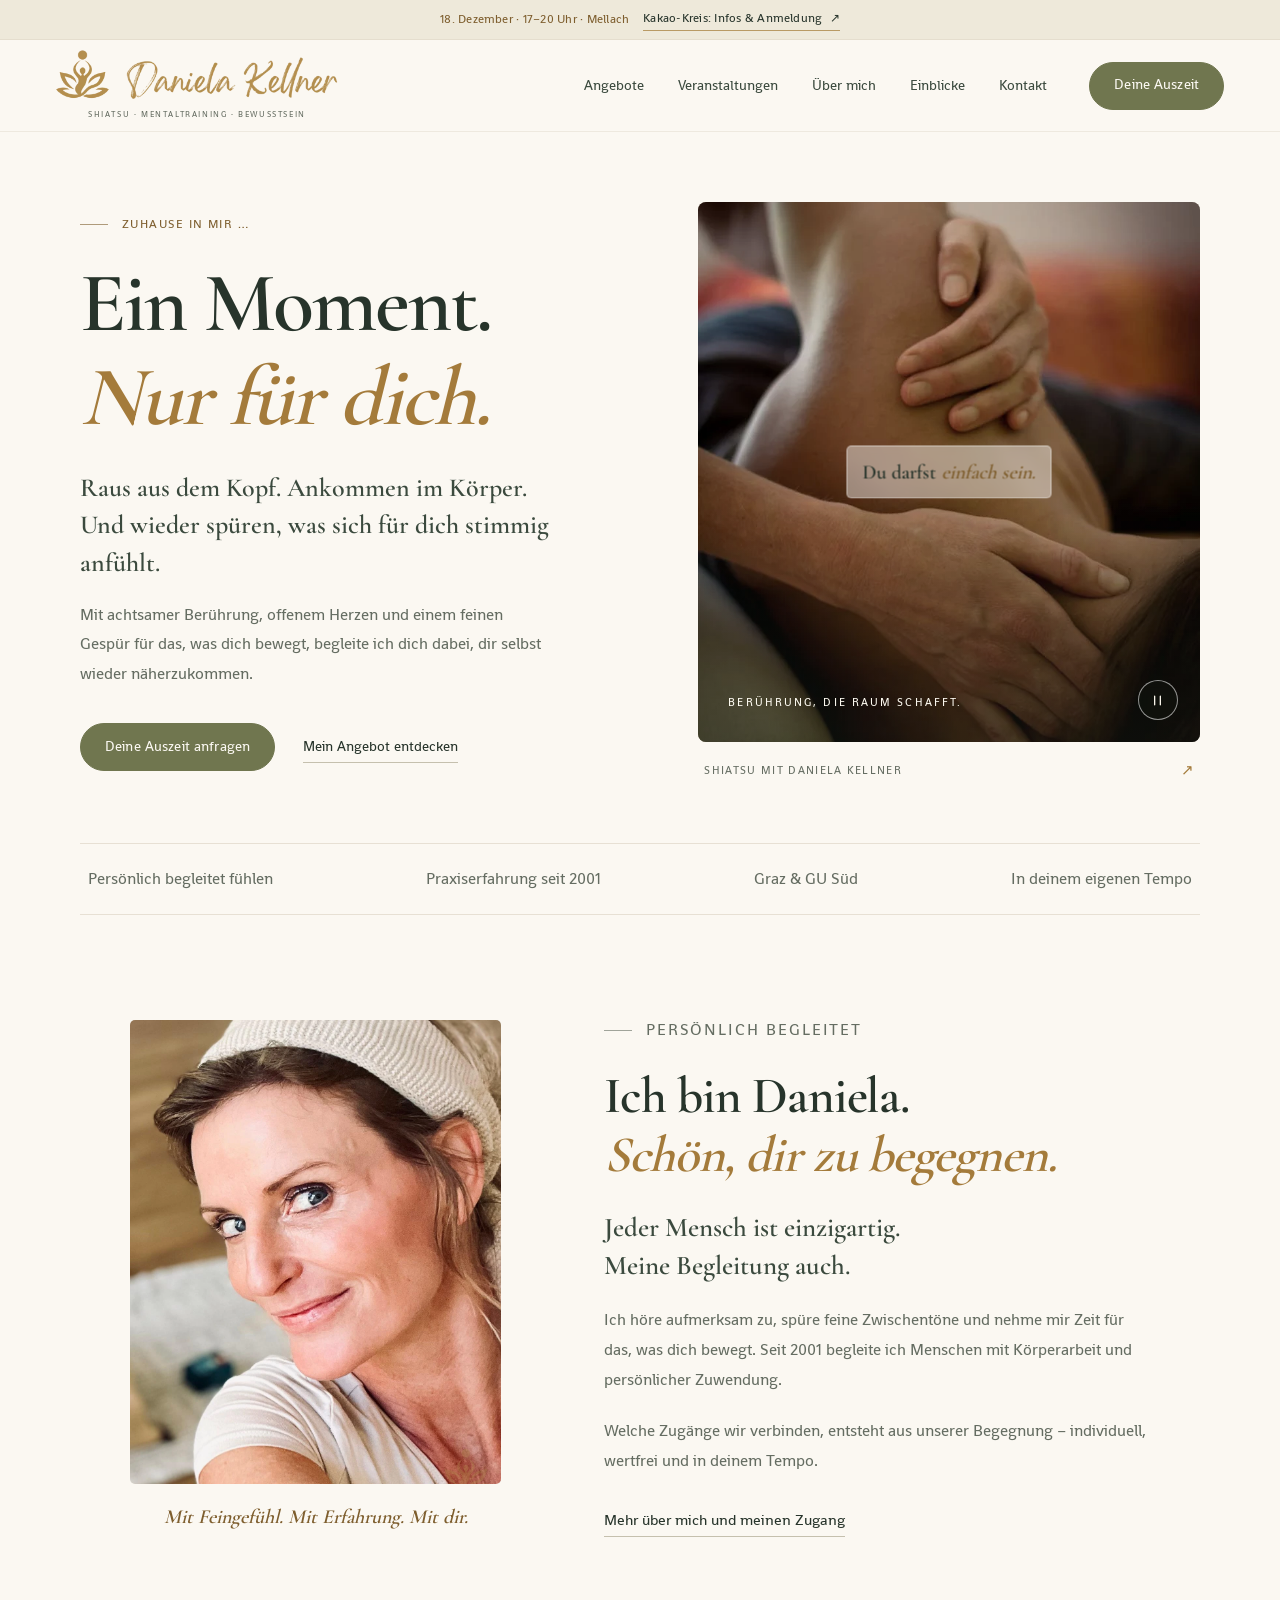
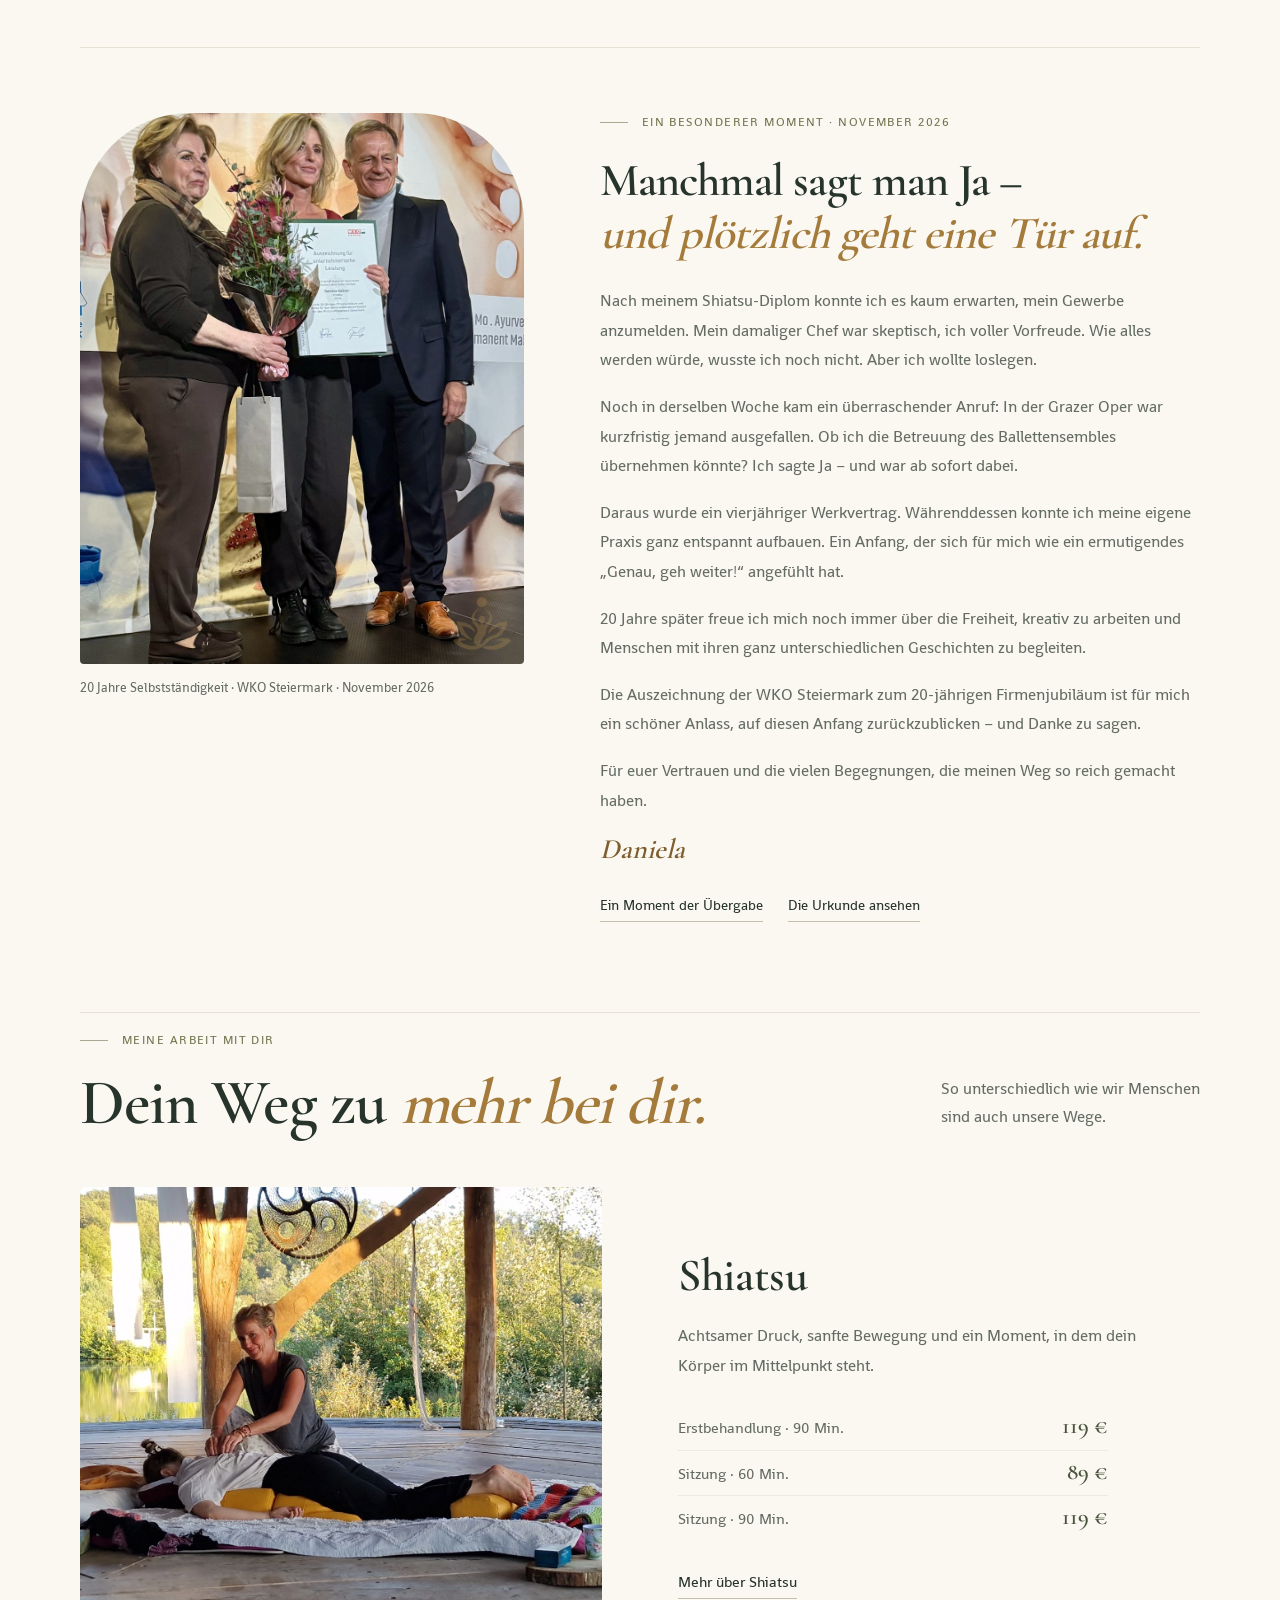
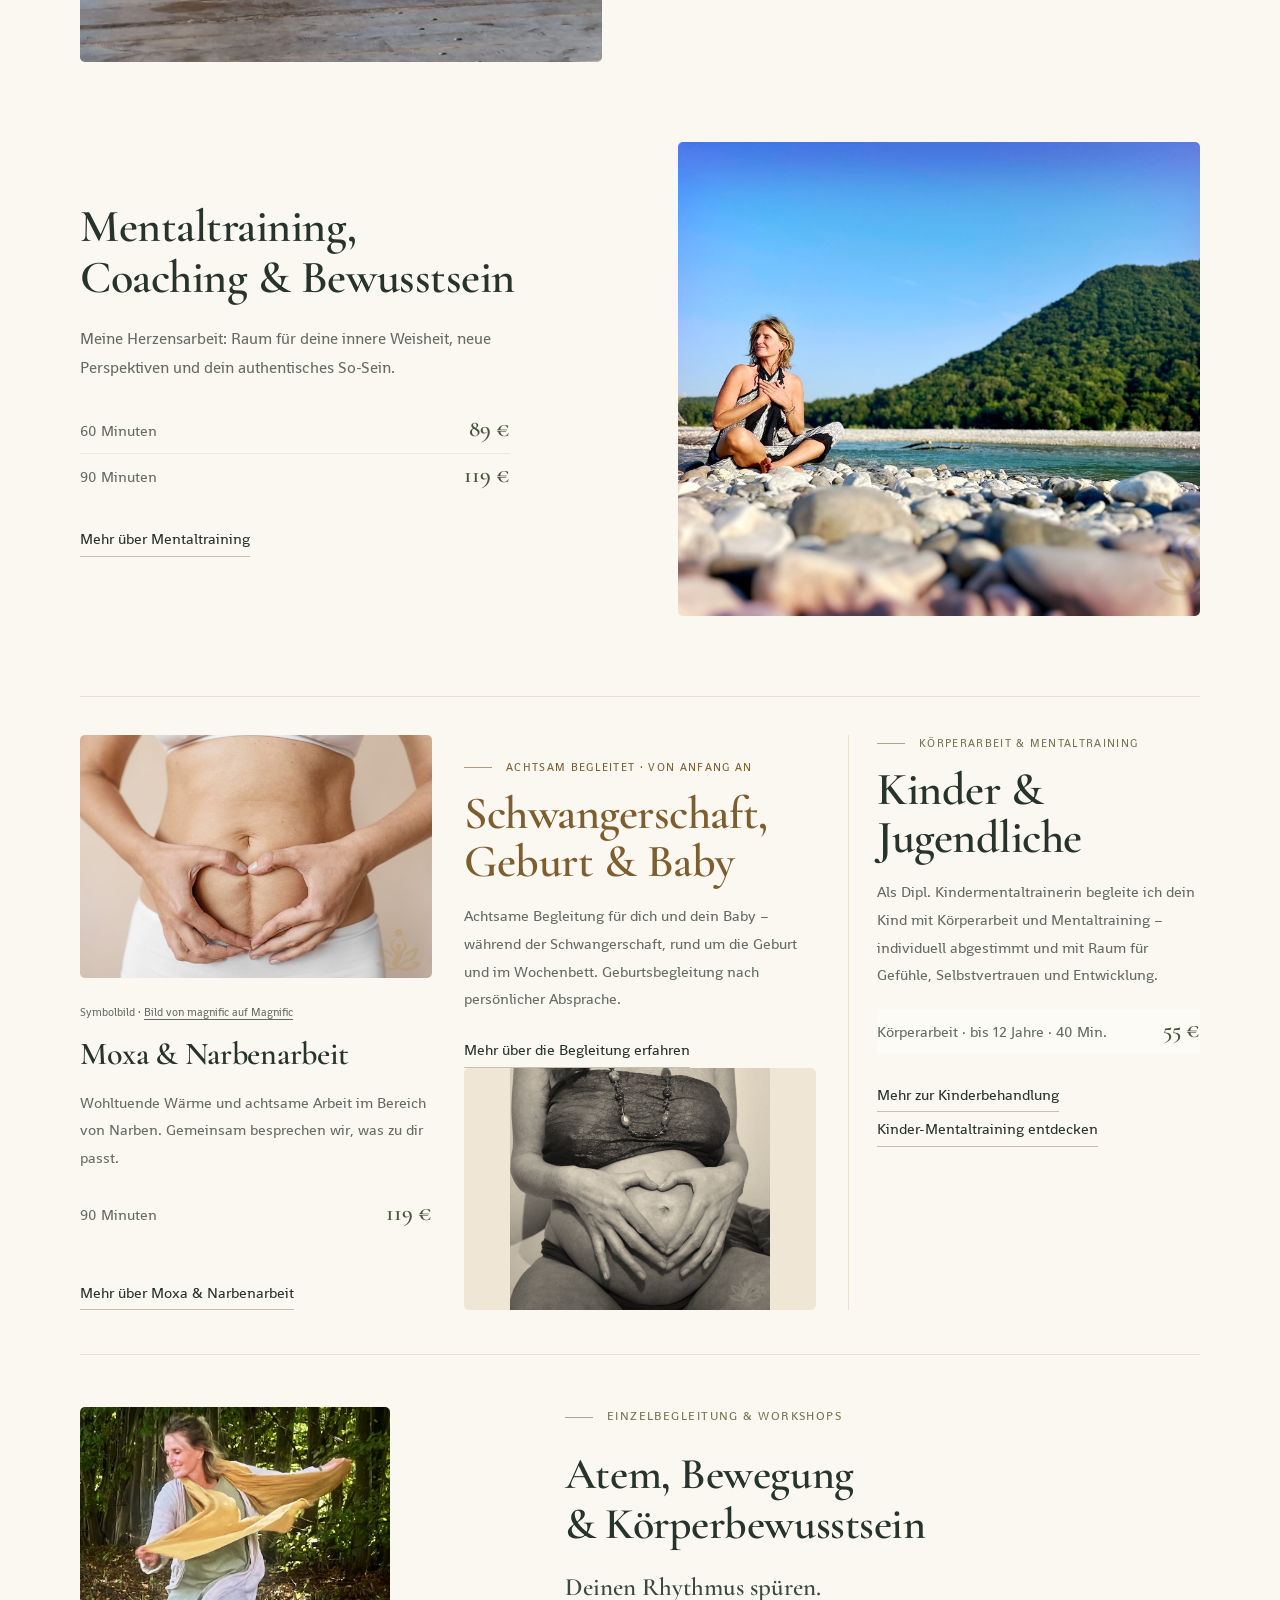
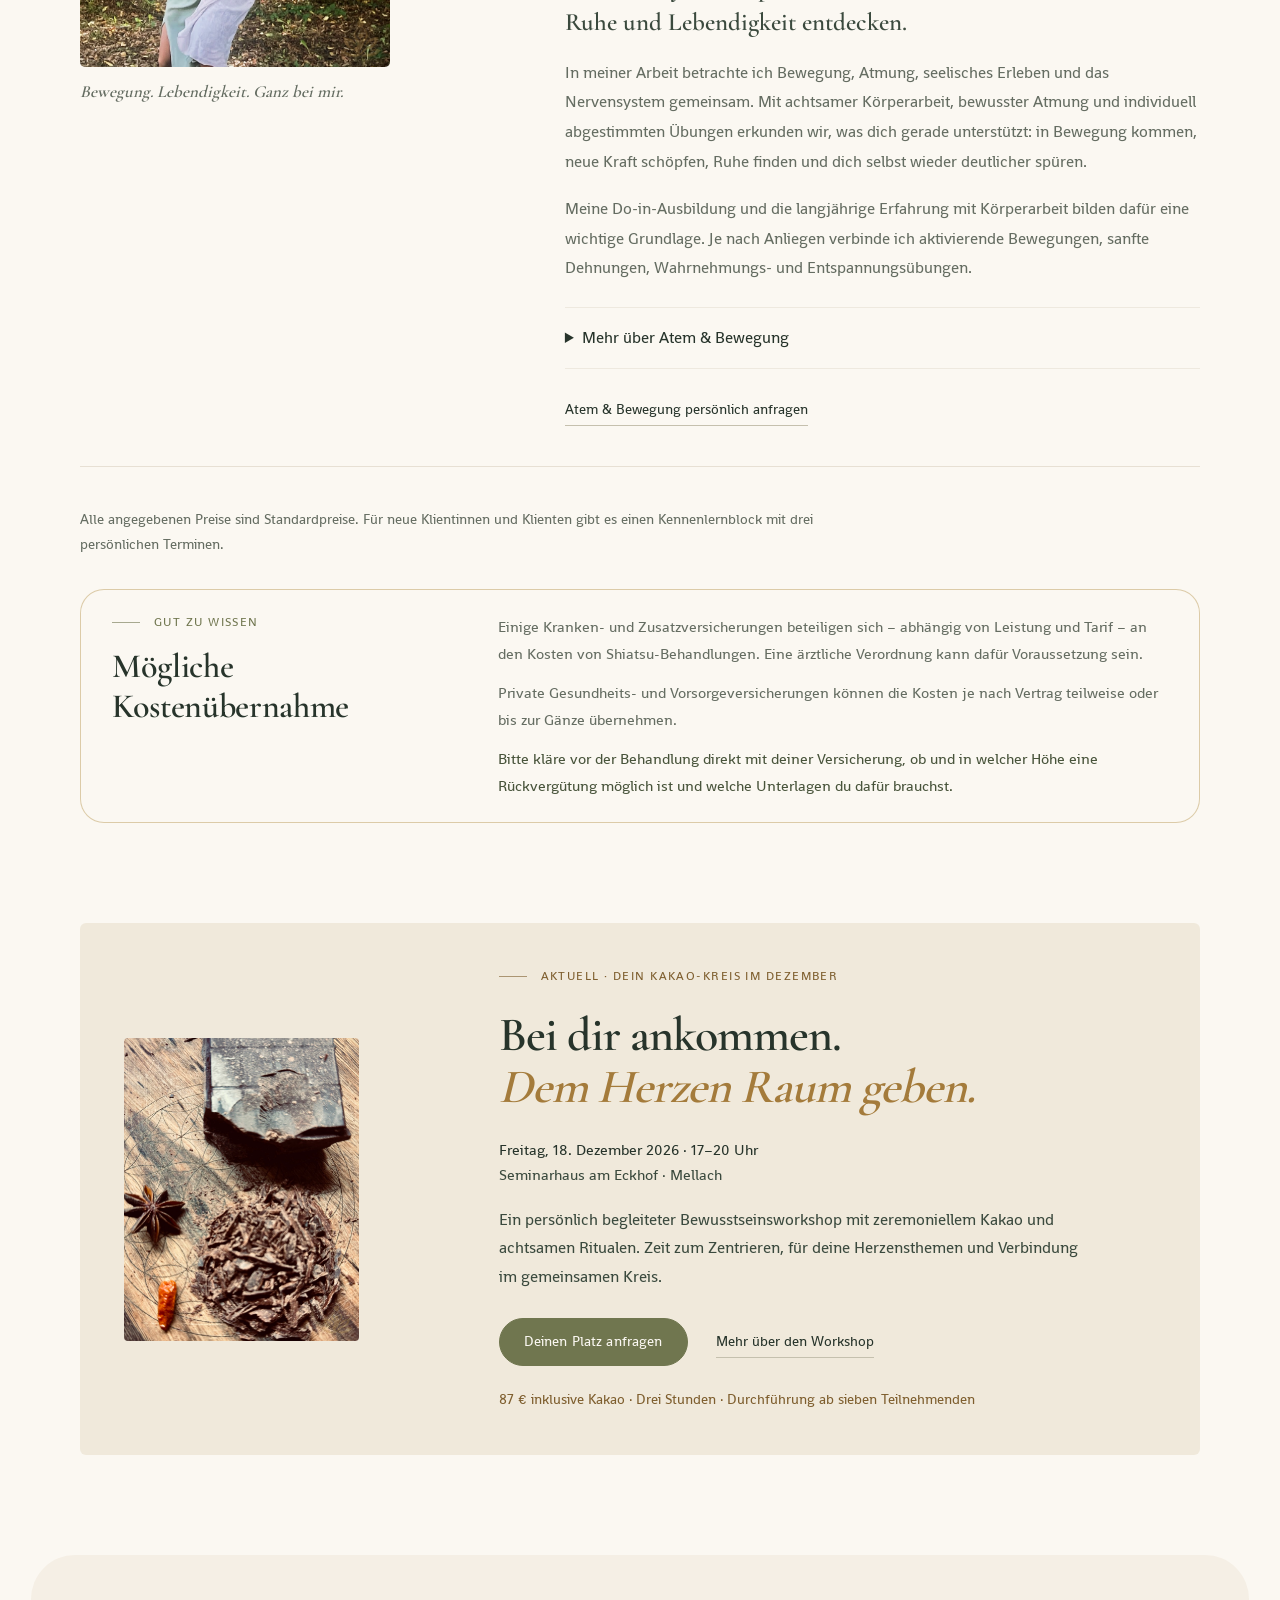
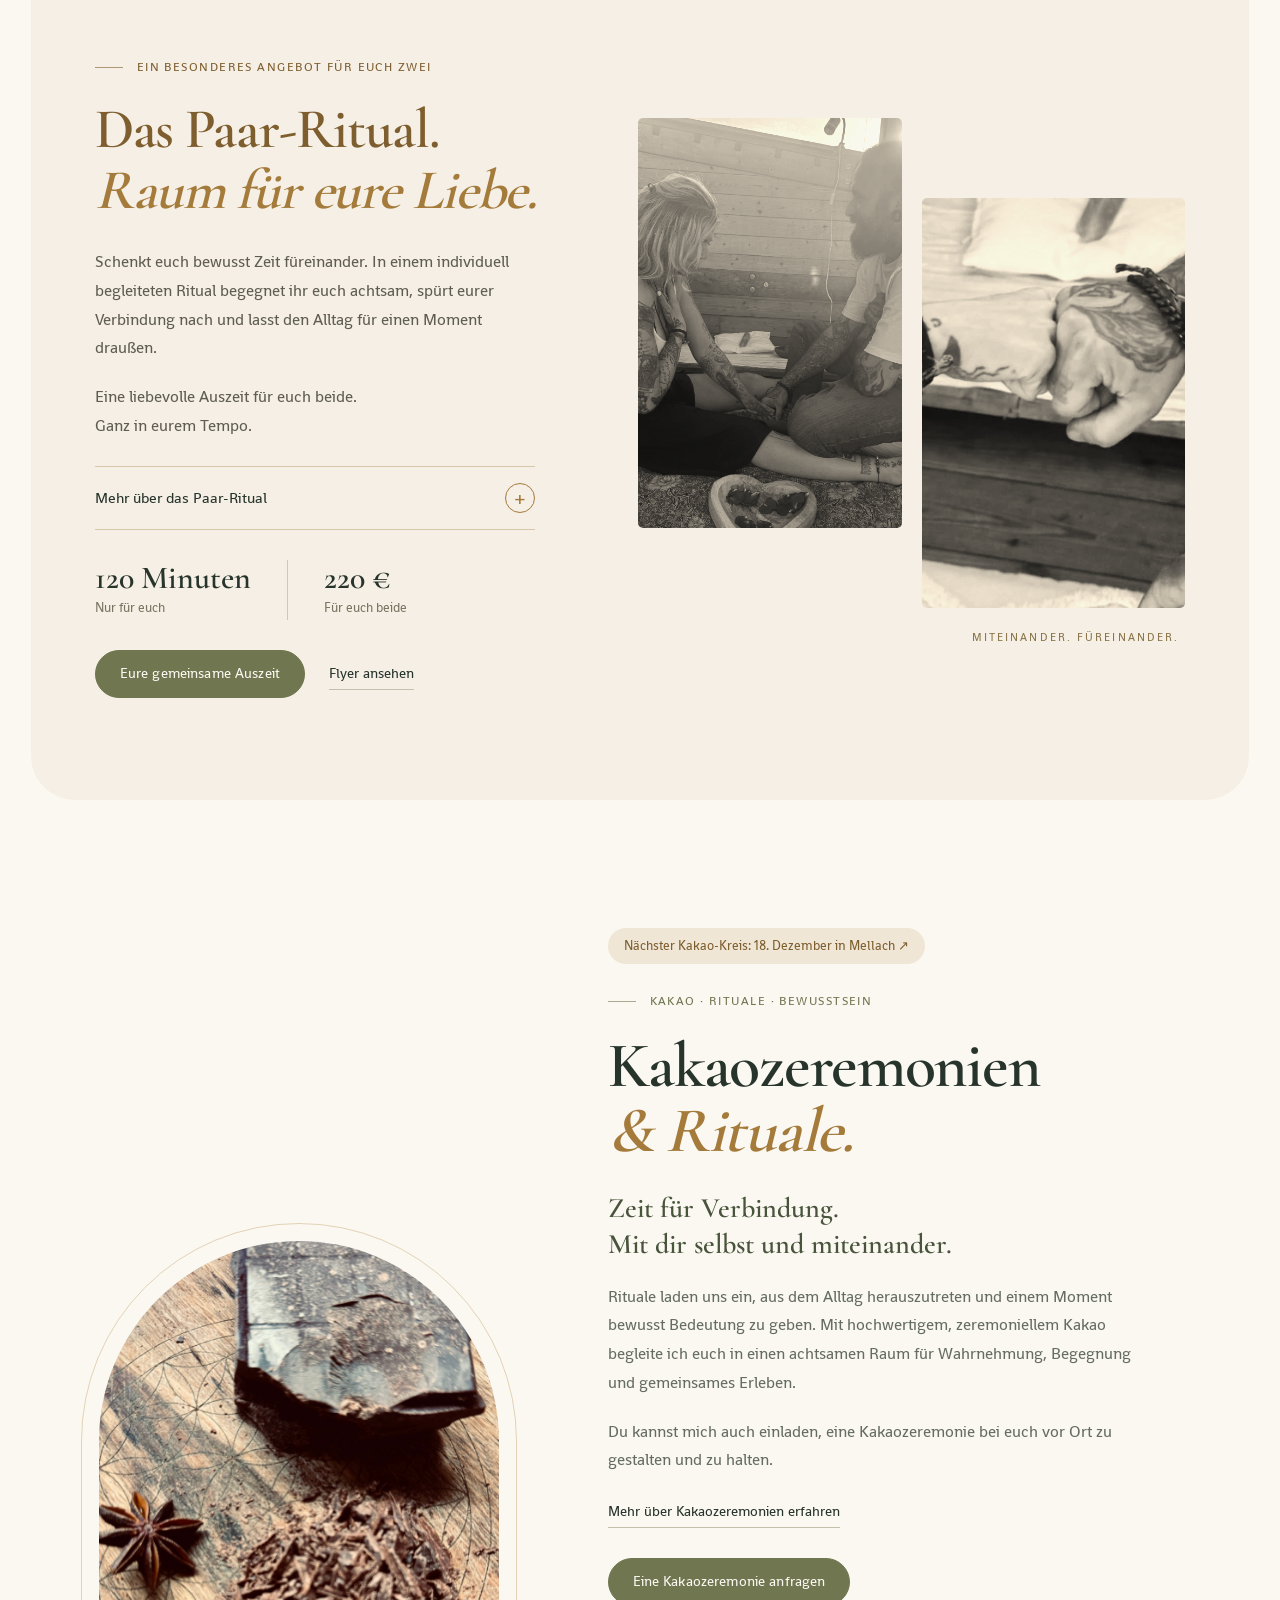
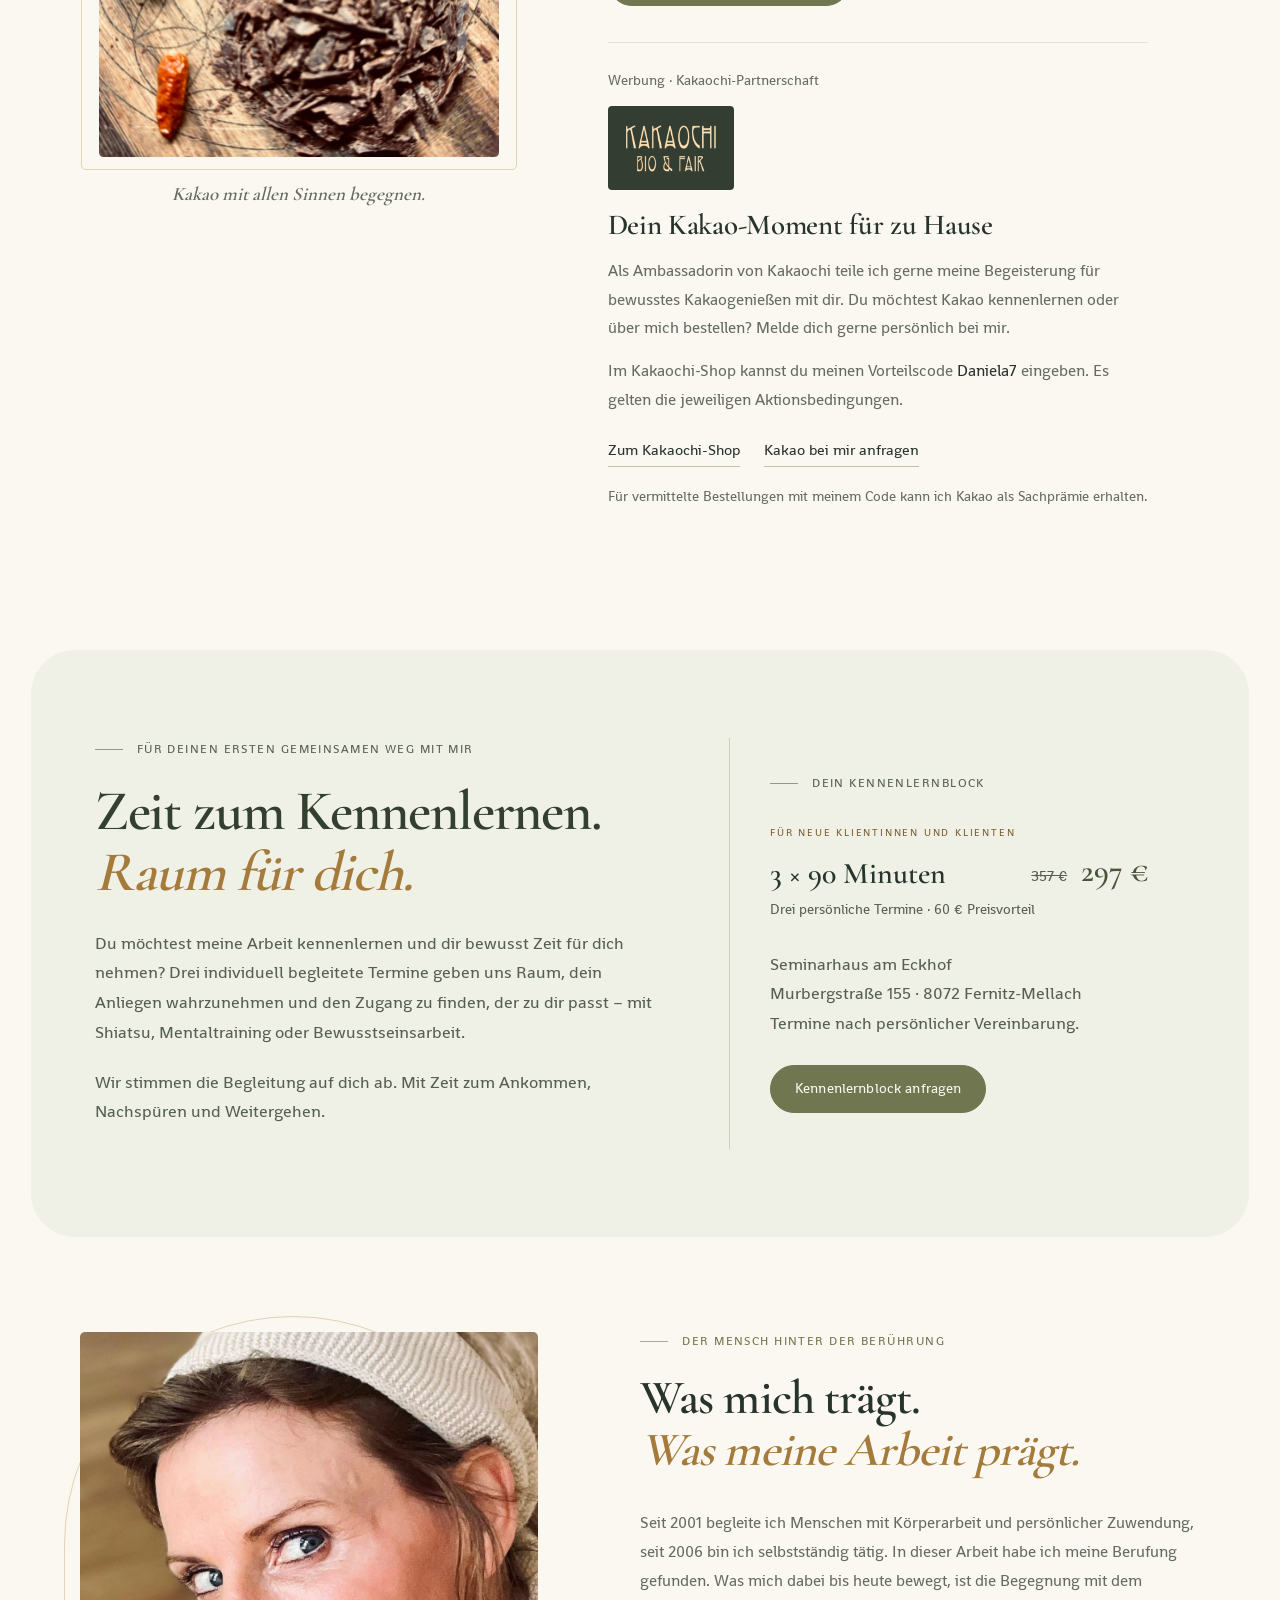
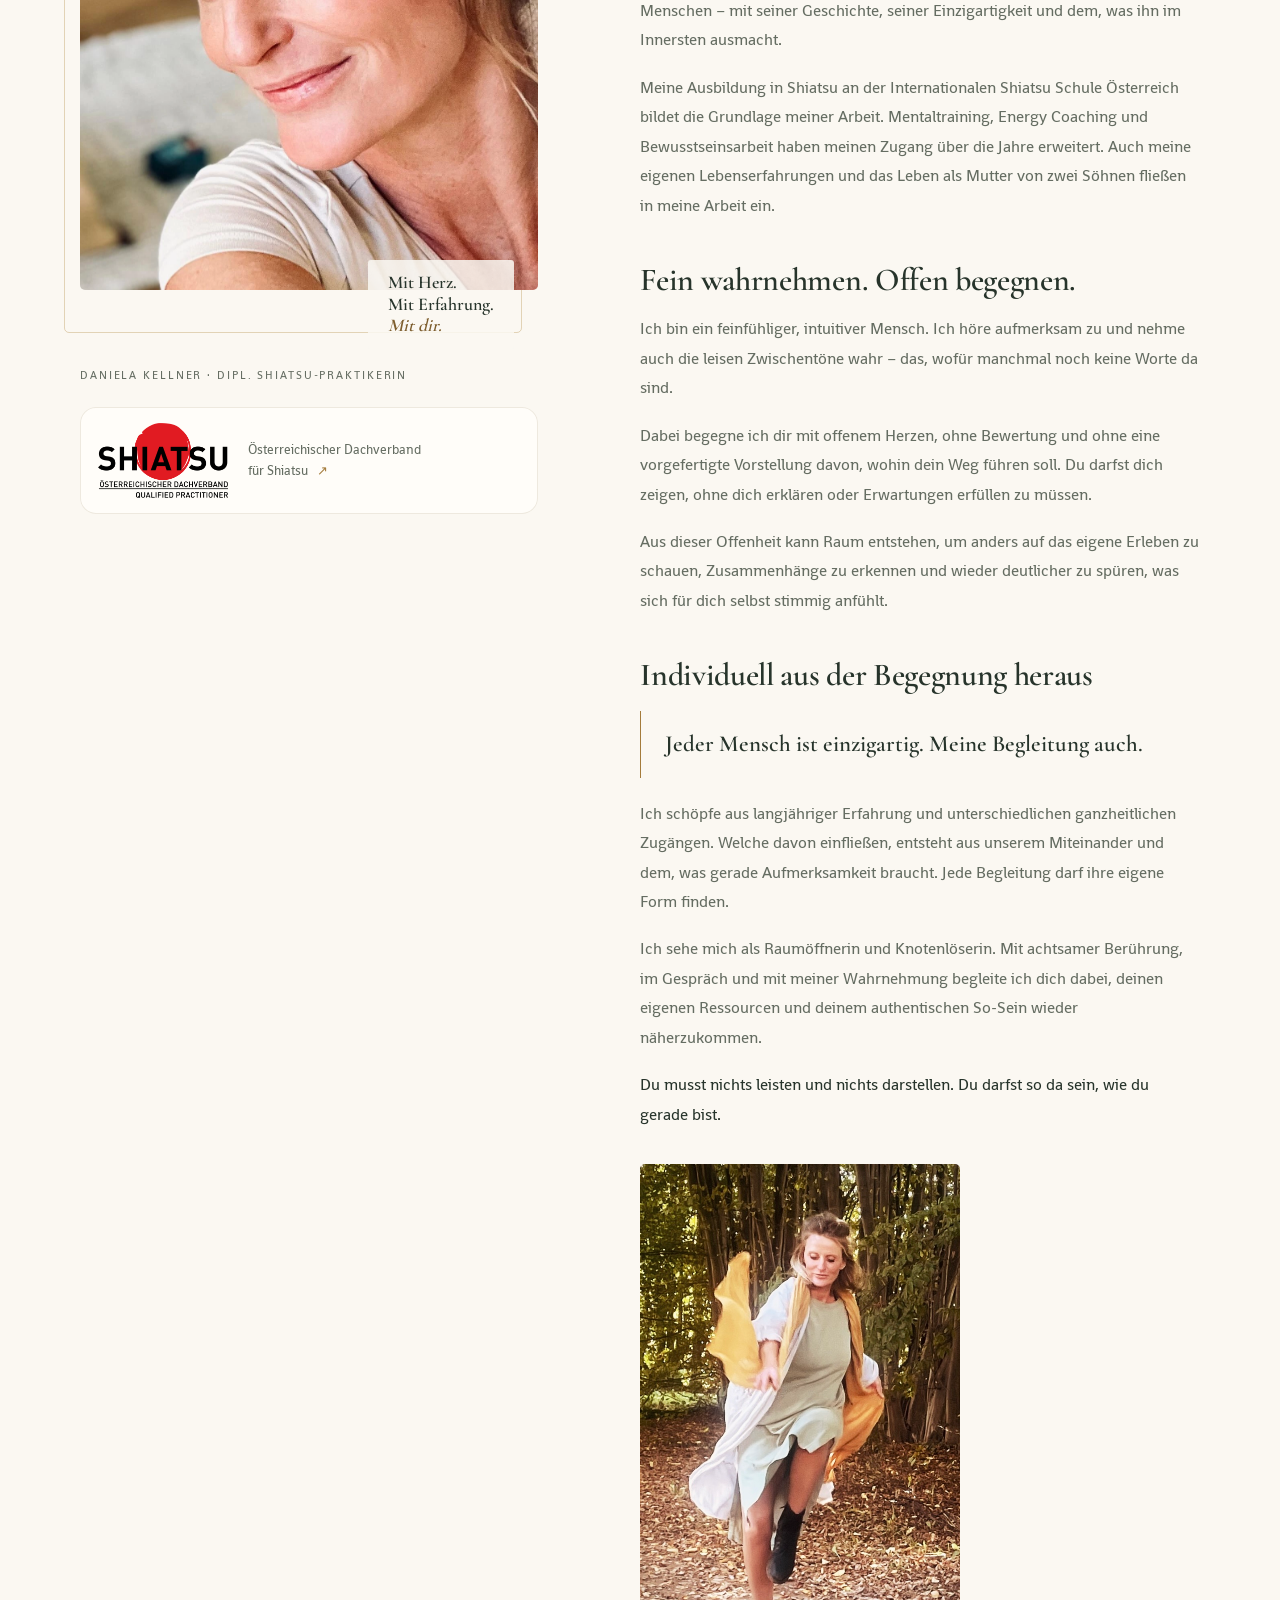
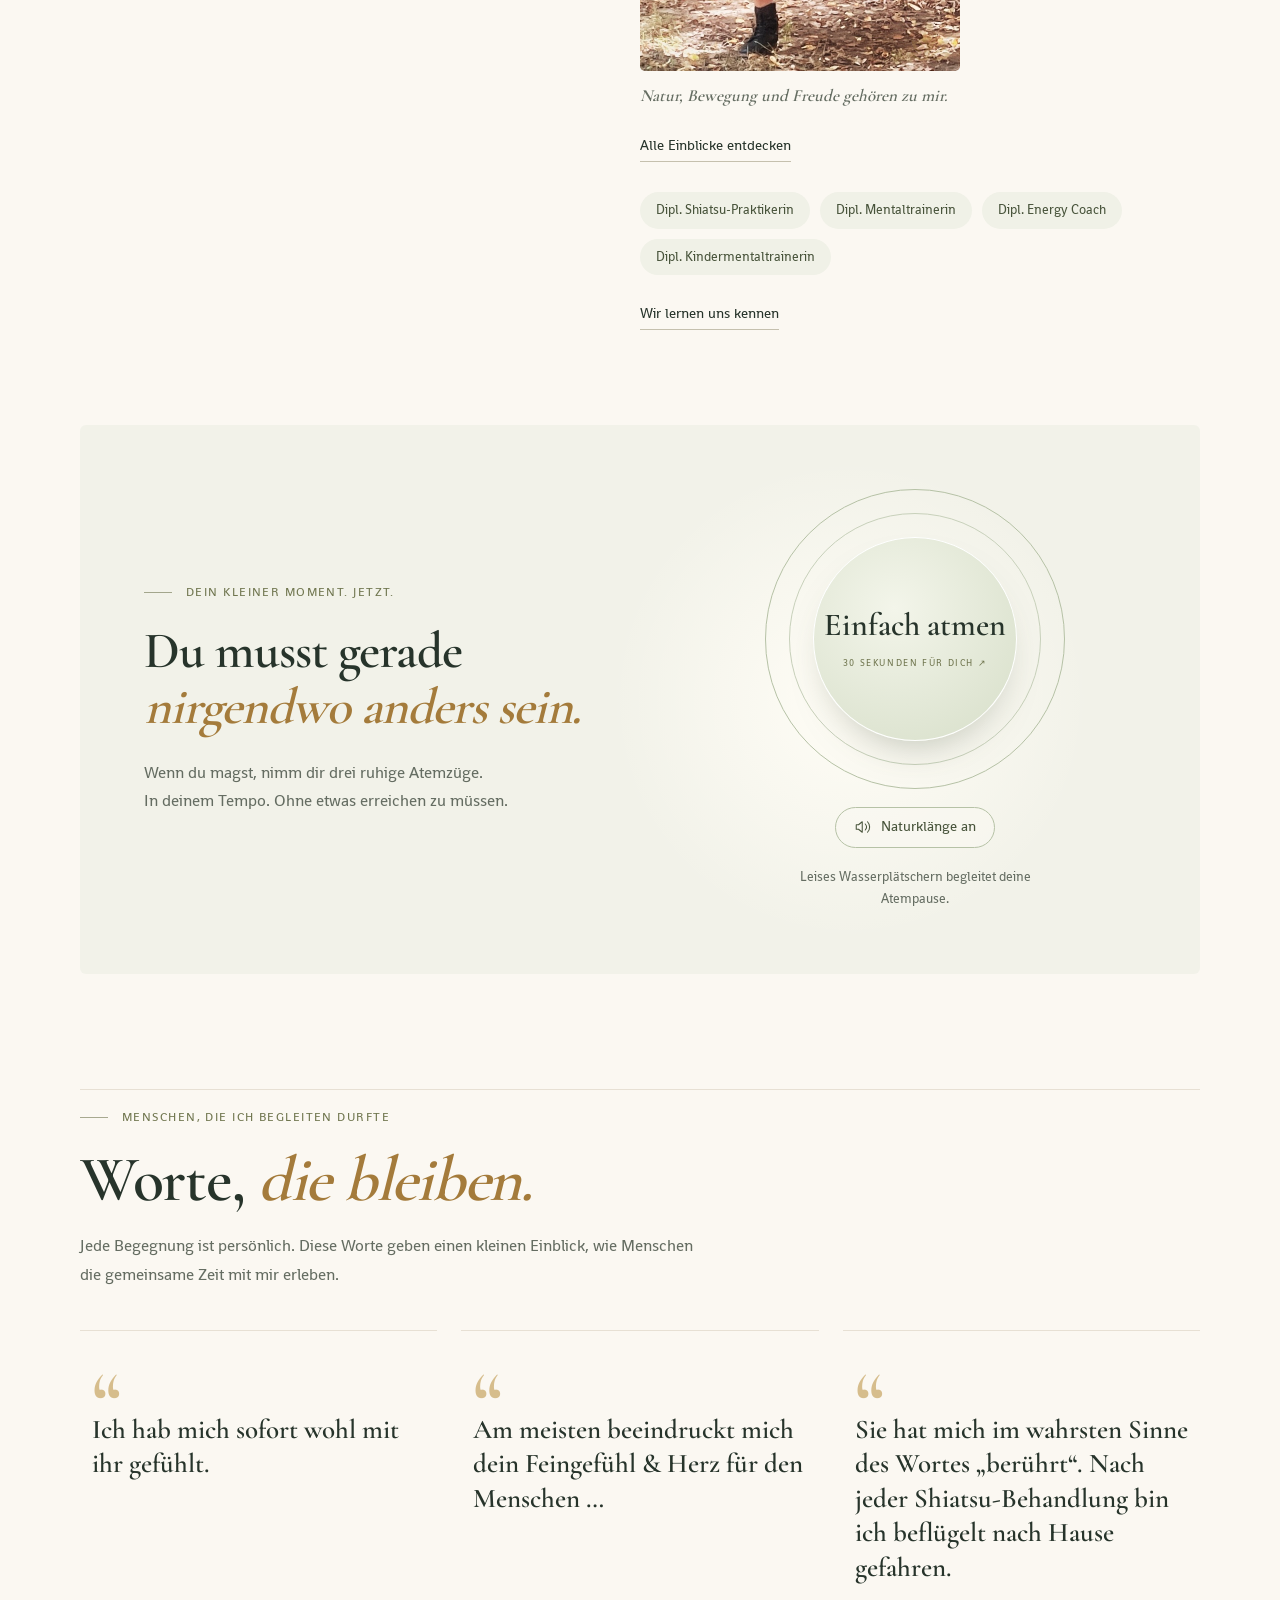
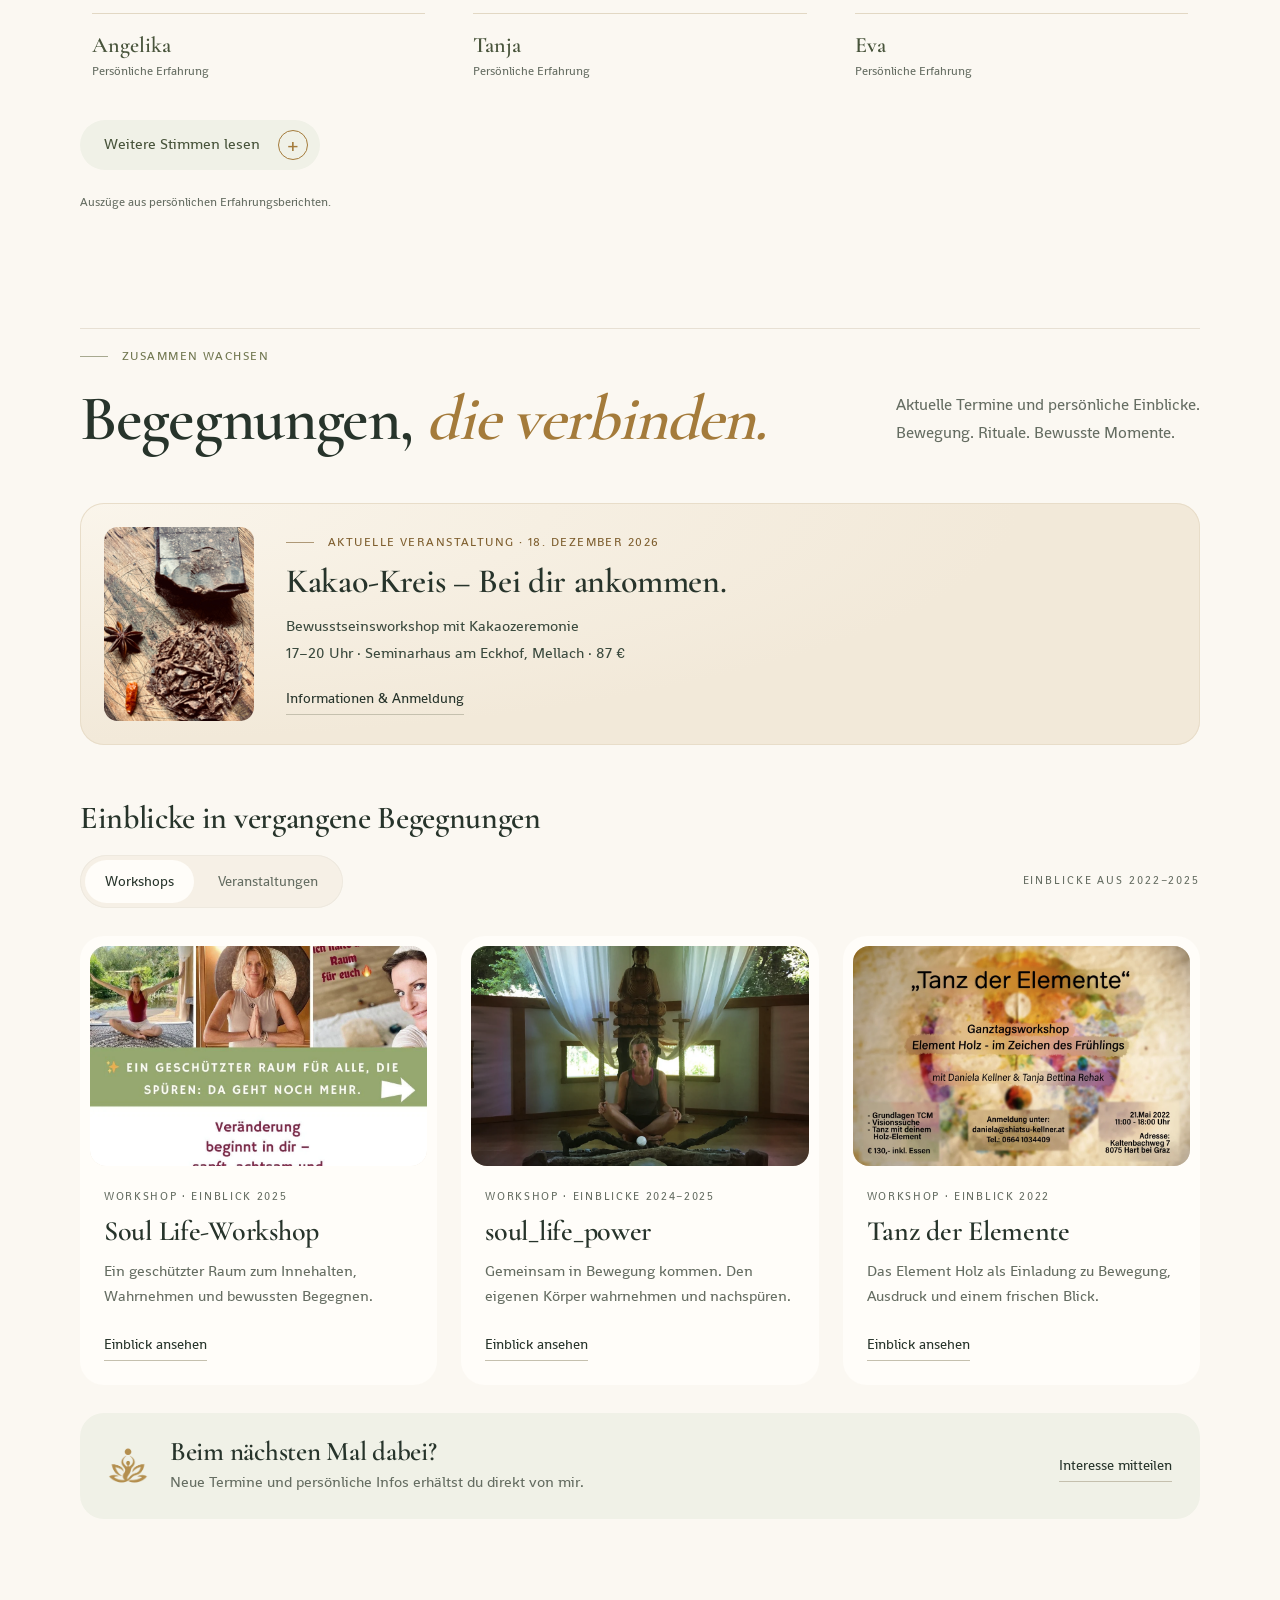
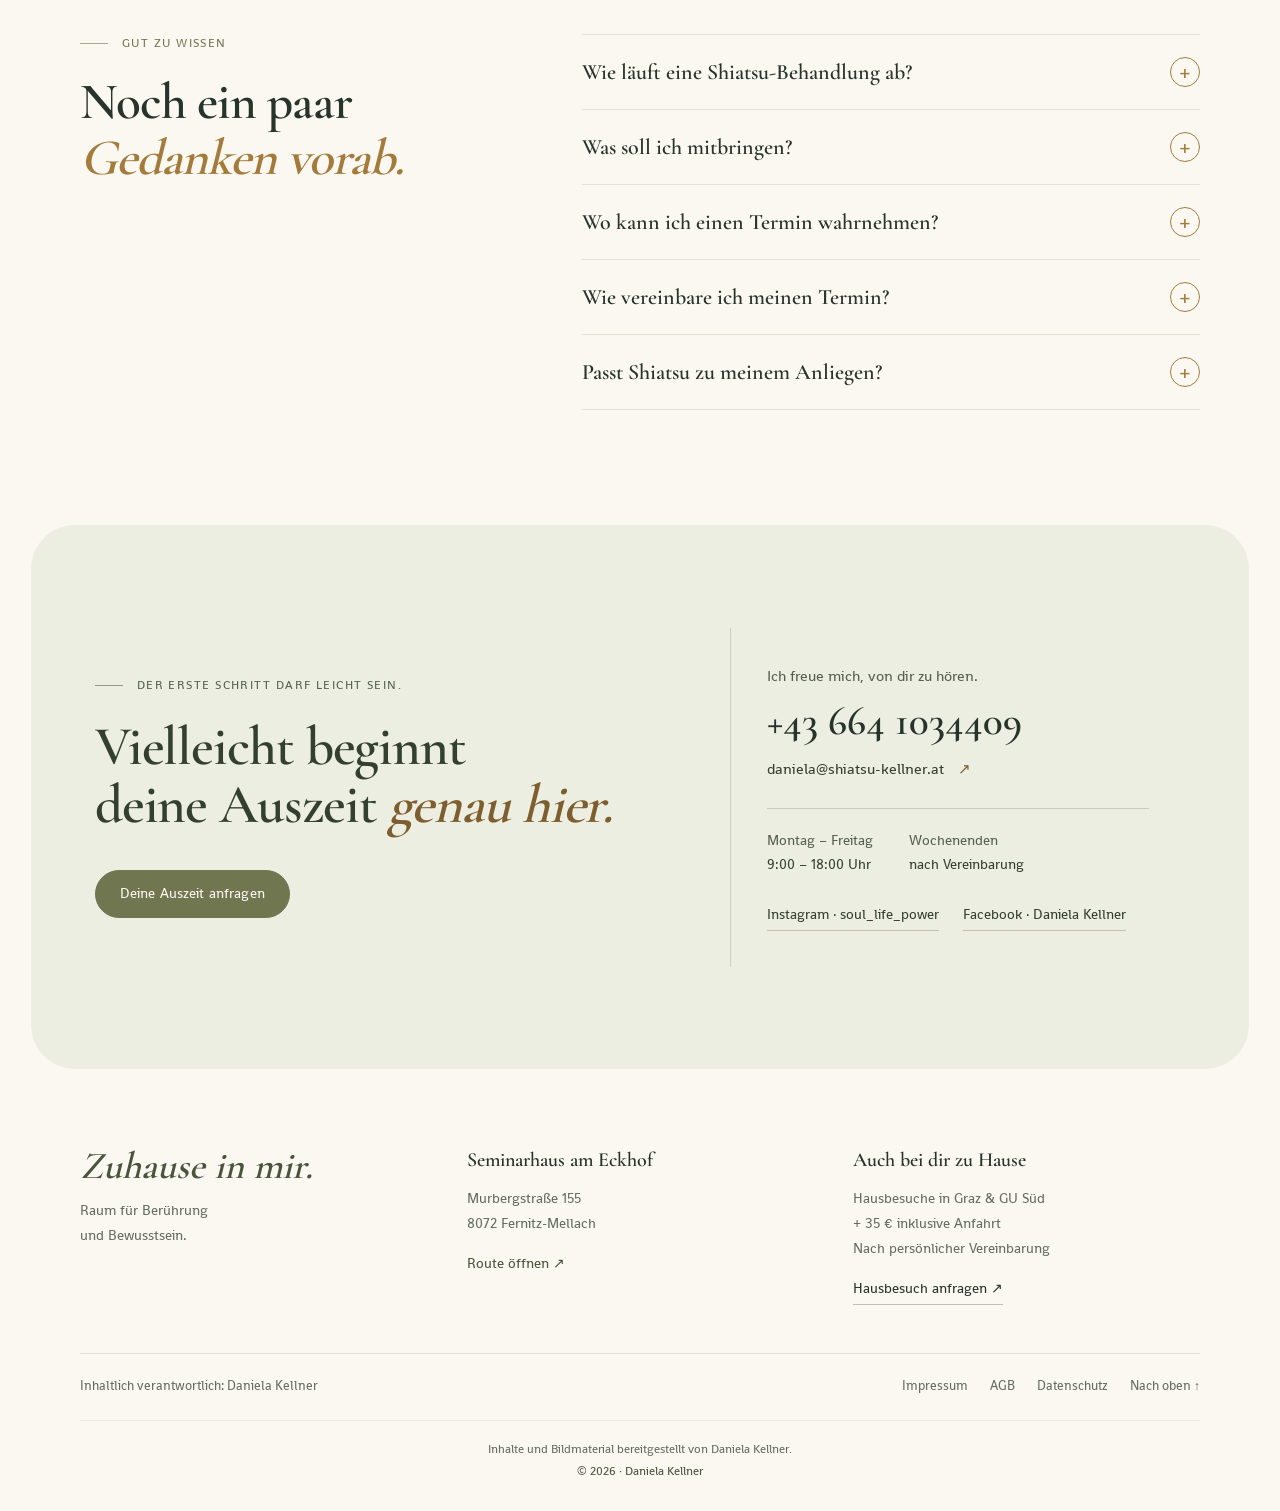
<file: website/index.html>
<!doctype html>
<html lang="de">
<head>
  <meta charset="utf-8">
  <meta name="viewport" content="width=device-width, initial-scale=1">
  <title>Shiatsu in Mellach bei Graz | Daniela Kellner</title>
  <meta name="description" content="Shiatsu, Mentaltraining und persönliche Begleitung mit Daniela Kellner in Mellach bei Graz. Auch für Schwangerschaft, Kinder und Paare. Erfahrung seit 2001.">
  <meta name="theme-color" content="#f8f5ef">
  <meta name="robots" content="index,follow">
  <link rel="canonical" href="https://shiatsu-kellner.at/">
  <meta property="og:type" content="website">
  <meta property="og:locale" content="de_AT">
  <meta property="og:site_name" content="Daniela Kellner · Shiatsu & Bewusstsein">
  <meta property="og:title" content="Daniela Kellner · Zeit für dich.">
  <meta property="og:description" content="Shiatsu, Mentaltraining und persönliche Begleitung mit Daniela Kellner in Mellach bei Graz. Auch für Schwangerschaft, Kinder und Paare. Erfahrung seit 2001.">
  <meta property="og:url" content="https://shiatsu-kellner.at/">
  <meta property="og:image" content="https://shiatsu-kellner.at/assets/linkvorschau-daniela-gelbes-tuch-20261124.jpg">
  <meta property="og:image:type" content="image/jpeg">
  <meta property="og:image:width" content="1733">
  <meta property="og:image:height" content="907">
  <meta property="og:image:alt" content="Daniela Kellner mit gelbem Tuch im Grünen. Zeit für dich. Entdecke, was dich stärkt.">
  <meta name="twitter:card" content="summary_large_image">
  <meta name="twitter:title" content="Daniela Kellner · Shiatsu & Bewusstsein">
  <meta name="twitter:description" content="Shiatsu, Mentaltraining und persönliche Begleitung mit Daniela Kellner in Mellach bei Graz. Auch für Schwangerschaft, Kinder und Paare. Erfahrung seit 2001.">
  <meta name="twitter:image" content="https://shiatsu-kellner.at/assets/linkvorschau-daniela-gelbes-tuch-20261124.jpg">
  <link rel="icon" href="assets/logo-claim.png" type="image/png">
  <link rel="preload" href="assets/cormorant.ttf" as="font" type="font/ttf" crossorigin>
  <link rel="stylesheet" href="style.css?v=20261120-mobil-fest">
  <link rel="stylesheet" href="gallery.css?v=20261120-neu">
  <link rel="stylesheet" href="kakaokreis.css?v=20261120-neu">
  <script src="hero-media.js" defer></script>
  <script src="pond-audio.js" defer></script>
  <script src="app.js?v=20261122-qualifikationen" defer></script>
  <script src="gallery.js?v=20261115-schwangerschaft" defer></script>
  <script src="pageview.js?v=20261123" defer></script>
<link rel="stylesheet" href="presentation.css?v=20261125-jubilaeum">  <script id="practice-search-data" type="application/ld+json">{"@context":"https://schema.org","@graph":[{"@type":"LocalBusiness","@id":"https://shiatsu-kellner.at/#praxis","name":"Daniela Kellner · Shiatsu & Bewusstsein","url":"https://shiatsu-kellner.at/","telephone":"+436641034409","email":"daniela@shiatsu-kellner.at","logo":"https://shiatsu-kellner.at/assets/daniela-logo.webp","image":"https://shiatsu-kellner.at/assets/daniela-portraet-2026.webp","address":{"@type":"PostalAddress","streetAddress":"Murbergstraße 155","postalCode":"8072","addressLocality":"Fernitz-Mellach","addressRegion":"Steiermark","addressCountry":"AT"},"areaServed":["Enzelsdorf","Graz","Graz-Umgebung Süd"],"sameAs":["https://www.instagram.com/soul_life_power/"],"hasOfferCatalog":{"@type":"OfferCatalog","name":"Shiatsu und persönliche Begleitung","itemListElement":[{"@type":"Offer","itemOffered":{"@type":"Service","@id":"https://shiatsu-kellner.at/angebote/shiatsu/#angebot","name":"Shiatsu","serviceType":"Shiatsu","description":"Individuelles Shiatsu mit Daniela Kellner in Mellach bei Graz: achtsame Körperarbeit, persönliche Begleitung und Erfahrung seit 2001.","url":"https://shiatsu-kellner.at/angebote/shiatsu/","provider":{"@id":"https://shiatsu-kellner.at/#praxis"},"areaServed":["Enzelsdorf","Graz","Graz-Umgebung Süd"]}},{"@type":"Offer","itemOffered":{"@type":"Service","@id":"https://shiatsu-kellner.at/angebote/mentaltraining-coaching/#angebot","name":"Mentaltraining, Coaching & Bewusstseinsarbeit","serviceType":"Mentaltraining, Coaching & Bewusstseinsarbeit","description":"Mentaltraining, Coaching und Bewusstseinsarbeit mit Daniela Kellner in Mellach bei Graz. Raum für deine Ressourcen und neue Perspektiven.","url":"https://shiatsu-kellner.at/angebote/mentaltraining-coaching/","provider":{"@id":"https://shiatsu-kellner.at/#praxis"},"areaServed":["Enzelsdorf","Graz","Graz-Umgebung Süd"]}},{"@type":"Offer","itemOffered":{"@type":"Service","@id":"https://shiatsu-kellner.at/angebote/kakaozeremonien-rituale/#angebot","name":"Kakaozeremonien & Rituale","serviceType":"Kakaozeremonien & Rituale","description":"Kakaozeremonien und persönliche Rituale mit Daniela Kellner bei Graz. Bewusst genießen, Gemeinschaft erleben oder eine Zeremonie vor Ort anfragen.","url":"https://shiatsu-kellner.at/angebote/kakaozeremonien-rituale/","provider":{"@id":"https://shiatsu-kellner.at/#praxis"},"areaServed":["Enzelsdorf","Graz","Graz-Umgebung Süd"]}},{"@type":"Offer","itemOffered":{"@type":"Service","@id":"https://shiatsu-kellner.at/angebote/moxa-narbenarbeit/#angebot","name":"Moxa & Narbenarbeit","serviceType":"Moxa & Narbenarbeit","description":"Achtsame Moxa-Wärmeanwendungen und ganzheitliche Narbenarbeit mit Daniela Kellner in Mellach bei Graz. Individuell und in deinem Tempo.","url":"https://shiatsu-kellner.at/angebote/moxa-narbenarbeit/","provider":{"@id":"https://shiatsu-kellner.at/#praxis"},"areaServed":["Enzelsdorf","Graz","Graz-Umgebung Süd"]}},{"@type":"Offer","itemOffered":{"@type":"Service","@id":"https://shiatsu-kellner.at/angebote/schwangerschaft-geburt-baby/#angebot","name":"Schwangerschaft, Geburt & Baby","serviceType":"Schwangerschaft, Geburt & Baby","description":"Begleitung mit Daniela Kellner in Mellach bei Graz: Shiatsu in der Schwangerschaft, Geburtsbegleitung nach Absprache, Wochenbett und Babyzeit.","url":"https://shiatsu-kellner.at/angebote/schwangerschaft-geburt-baby/","provider":{"@id":"https://shiatsu-kellner.at/#praxis"},"areaServed":["Enzelsdorf","Graz","Graz-Umgebung Süd"]}},{"@type":"Offer","itemOffered":{"@type":"Service","@id":"https://shiatsu-kellner.at/angebote/kinder-mentaltraining/#angebot","name":"Kinder & Jugendliche","serviceType":"Kinder & Jugendliche","description":"Einfühlsames Kinder-Mentaltraining mit Daniela Kellner bei Graz: Selbstvertrauen, Gefühle und Ressourcen stärken, mit Blick auf das familiäre Umfeld.","url":"https://shiatsu-kellner.at/angebote/kinder-mentaltraining/","provider":{"@id":"https://shiatsu-kellner.at/#praxis"},"areaServed":["Enzelsdorf","Graz","Graz-Umgebung Süd"]}},{"@type":"Offer","itemOffered":{"@type":"Service","@id":"https://shiatsu-kellner.at/angebote/kinderbehandlung/#angebot","name":"Kinderbehandlung","serviceType":"Kinderbehandlung","description":"Sanfte, individuelle Körperarbeit für Kinder bis zwölf Jahre mit Daniela Kellner in Mellach bei Graz. Zeit zum Ankommen und Wohlfühlen.","url":"https://shiatsu-kellner.at/angebote/kinderbehandlung/","provider":{"@id":"https://shiatsu-kellner.at/#praxis"},"areaServed":["Enzelsdorf","Graz","Graz-Umgebung Süd"]}},{"@type":"Offer","itemOffered":{"@type":"Service","name":"Paar-Ritual","url":"https://shiatsu-kellner.at/#paarritual","provider":{"@id":"https://shiatsu-kellner.at/#praxis"}}},{"@type":"Offer","itemOffered":{"@type":"Service","name":"Kennenlernblock","url":"https://shiatsu-kellner.at/#kennenlernen","provider":{"@id":"https://shiatsu-kellner.at/#praxis"}}},{"@type":"Offer","itemOffered":{"@type":"Service","name":"Atem, Bewegung & Körperbewusstsein","url":"https://shiatsu-kellner.at/#atem-bewegung","provider":{"@id":"https://shiatsu-kellner.at/#praxis"}}}]}},{"@type":"LocalBusiness","@id":"https://shiatsu-kellner.at/#eckhof","name":"Daniela Kellner · Begleitung im Seminarhaus am Eckhof","parentOrganization":{"@id":"https://shiatsu-kellner.at/#praxis"},"url":"https://shiatsu-kellner.at/#kontakt","telephone":"+436641034409","address":{"@type":"PostalAddress","streetAddress":"Murbergstraße 155","postalCode":"8072","addressLocality":"Fernitz-Mellach","addressRegion":"Steiermark","addressCountry":"AT"}}]}</script>
</head>
<body>
  <a class="skip-link" href="#inhalt">Zum Inhalt</a>
  <div class="announcement">18. Dezember · 17–20 Uhr · Mellach <a href="veranstaltungen/kakaokreis-dezember-2026/">Kakao-Kreis: Infos &amp; Anmeldung <span aria-hidden="true">↗</span></a></div>
  <header class="header">
    <a class="brand" href="#" aria-label="Daniela Kellner – Startseite"><div class="brand-mark"><img src="assets/daniela-logo.webp" width="1200" height="218" alt="Daniela Kellner"></div><span>SHIATSU · MENTALTRAINING · BEWUSSTSEIN</span></a>
    <nav class="desktop-nav" aria-label="Hauptnavigation"><a href="#angebot">Angebote</a><a href="#begegnungen">Veranstaltungen</a><a href="#daniela">Über mich</a><button type="button" class="gallery-menu-button" data-gallery-browse aria-haspopup="dialog" aria-controls="gallery-overview-dialog">Einblicke</button><a href="#kontakt">Kontakt</a></nav>
    <button class="button header-book" data-book>Deine Auszeit <span aria-hidden="true">↗</span></button>
    <button class="menu-toggle" aria-label="Menü öffnen" aria-expanded="false" aria-controls="mobile-nav"><span></span><span></span></button>
  </header>
  <nav id="mobile-nav" class="mobile-nav" aria-label="Mobile Navigation" hidden><a href="#angebot">Angebote</a><a href="#begegnungen">Veranstaltungen</a><a href="#daniela">Über mich</a><button type="button" class="gallery-menu-button" data-gallery-browse aria-haspopup="dialog" aria-controls="gallery-overview-dialog">Einblicke</button><a href="#kontakt">Kontakt</a><button class="button" data-book>Auszeit anfragen ↗</button></nav>

  <main id="inhalt">
    <section class="hero section-wrap" aria-labelledby="hero-title">
      <div class="hero-copy">
        <p class="eyebrow"><span></span> ZUHAUSE IN MIR …</p>
        <h1 id="hero-title">Ein Moment.<br><em>Nur für dich.</em></h1>
        <p class="hero-intro">Raus aus dem Kopf. Ankommen im Körper.<br>Und wieder spüren, was sich für dich stimmig anfühlt.</p>
        <p class="hero-description">Mit achtsamer Berührung, offenem Herzen und einem feinen Gespür für das, was dich bewegt, begleite ich dich dabei, dir selbst wieder näherzukommen.</p>
        <div class="hero-actions"><button class="button" data-book>Deine Auszeit anfragen <span aria-hidden="true">↗</span></button><a class="text-link" href="#angebot">Mein Angebot entdecken <span aria-hidden="true">↓</span></a></div>
        <div class="hero-person"><img src="assets/daniela-portraet-2026.webp" alt="Aktuelles Porträt von Daniela Kellner" width="48" height="48"><div><strong>Schön, dass du da bist.</strong><span>Ich bin Daniela.</span></div><svg viewBox="0 0 60 25" aria-hidden="true"><path d="M2 15C15 7 23 27 33 12S48 3 58 6"/></svg></div>
      </div>
      <div class="hero-visual">
        <svg class="hero-orbit" viewBox="0 0 600 680" aria-hidden="true"><ellipse cx="305" cy="335" rx="265" ry="315" transform="rotate(17 305 335)"/><path d="M520 96v-24m-12 12h24M65 537v-17m-8 8h17"/></svg>
        <div class="hero-photo" id="hero-media"><img src="assets/shiatsu.webp" width="683" height="1024" alt="Achtsame Shiatsu-Berührung an Nacken und Schulter" fetchpriority="high"><video id="hero-video" data-src="assets/shiatsu-hero.mp4" width="1280" height="720" muted playsinline preload="none" aria-hidden="true"></video><div class="hero-note"><span>Du darfst <em>einfach sein.</em></span></div><span class="photo-label">BERÜHRUNG, DIE RAUM SCHAFFT.</span><button class="hero-media-toggle" id="hero-media-toggle" type="button" aria-label="Bildwechsel pausieren" hidden><svg viewBox="0 0 24 24" width="17" height="17" fill="none" stroke="currentColor" stroke-width="1.8" stroke-linecap="round" stroke-linejoin="round" aria-hidden="true"><path class="media-pause" d="M8 6v12m8-12v12"/><path class="media-play" d="m9 6 9 6-9 6Z"/></svg></button></div>

        <a class="visual-caption" href="#daniela">SHIATSU MIT DANIELA KELLNER <span aria-hidden="true">↗</span></a>
      </div>
    </section>

    <div class="trust-strip section-wrap"><span>Persönlich begleitet fühlen</span><i aria-hidden="true"><svg class="logo-symbol" viewBox="32 40 188 174" aria-hidden="true" focusable="false"><image href="assets/daniela-logo.webp" width="1200" height="218"/></svg></i><span>Praxiserfahrung seit 2001</span><i aria-hidden="true"><svg class="logo-symbol" viewBox="32 40 188 174" aria-hidden="true" focusable="false"><image href="assets/daniela-logo.webp" width="1200" height="218"/></svg></i><span>Graz & GU Süd</span><i aria-hidden="true"><svg class="logo-symbol" viewBox="32 40 188 174" aria-hidden="true" focusable="false"><image href="assets/daniela-logo.webp" width="1200" height="218"/></svg></i><span>In deinem eigenen Tempo</span></div>



    <section class="welcome section-wrap" id="begegnung" aria-labelledby="welcome-title"><figure><img src="assets/gallery/wm-20261121/daniela-portraet.svg" width="1135" height="1523" alt="Daniela Kellner lächelt im Porträt"><figcaption>Mit Feingefühl. Mit Erfahrung. Mit dir.</figcaption></figure><div><p class="eyebrow">PERSÖNLICH BEGLEITET</p><h2 id="welcome-title">Ich bin Daniela.<br><em>Schön, dir zu begegnen.</em></h2><p class="welcome-lead">Jeder Mensch ist einzigartig.<br>Meine Begleitung auch.</p><p>Ich höre aufmerksam zu, spüre feine Zwischentöne und nehme mir Zeit für das, was dich bewegt. Seit 2001 begleite ich Menschen mit Körperarbeit und persönlicher Zuwendung.</p><p>Welche Zugänge wir verbinden, entsteht aus unserer Begegnung – individuell, wertfrei und in deinem Tempo.</p><a class="text-link" href="#daniela">Mehr über mich und meinen Zugang</a></div></section>


    <section class="jubilee section-wrap" id="jubilaeum" aria-labelledby="jubilee-title"><figure><button class="jubilee-photo" type="button" data-gallery-open="30" aria-label="Jubiläumsfoto groß öffnen"><img src="assets/gallery/wm-20261125/jubilaeum-uebergabe.svg" width="1000" height="1241" loading="lazy" alt="Daniela Kellner mit Blumen und Urkunde bei der Übergabe der WKO-Auszeichnung"></button><figcaption>20 Jahre Selbstständigkeit · WKO Steiermark · November 2026</figcaption></figure><div class="jubilee-story"><p class="eyebrow">Ein besonderer Moment · November 2026</p><h2 id="jubilee-title">Manchmal sagt man Ja –<br><em>und plötzlich geht eine Tür auf.</em></h2><p>Nach meinem Shiatsu-Diplom konnte ich es kaum erwarten, mein Gewerbe anzumelden. Mein damaliger Chef war skeptisch, ich voller Vorfreude. Wie alles werden würde, wusste ich noch nicht. Aber ich wollte loslegen.</p><p>Noch in derselben Woche kam ein überraschender Anruf: In der Grazer Oper war kurzfristig jemand ausgefallen. Ob ich die Betreuung des Ballettensembles übernehmen könnte? Ich sagte Ja – und war ab sofort dabei.</p><p>Daraus wurde ein vierjähriger Werkvertrag. Währenddessen konnte ich meine eigene Praxis ganz entspannt aufbauen. Ein Anfang, der sich für mich wie ein ermutigendes „Genau, geh weiter!“ angefühlt hat.</p><p>20 Jahre später freue ich mich noch immer über die Freiheit, kreativ zu arbeiten und Menschen mit ihren ganz unterschiedlichen Geschichten zu begleiten.</p><p>Die Auszeichnung der WKO Steiermark zum 20-jährigen Firmenjubiläum ist für mich ein schöner Anlass, auf diesen Anfang zurückzublicken – und Danke zu sagen.</p><p><strong>Für euer Vertrauen und die vielen Begegnungen, die meinen Weg so reich gemacht haben.</strong></p><p class="jubilee-signature">Daniela</p><div class="jubilee-links"><button type="button" class="text-link" data-gallery-open="31">Ein Moment der Übergabe</button><button type="button" class="text-link" data-gallery-open="32">Die Urkunde ansehen</button></div></div></section>

    <section class="offers section-wrap" id="angebot" aria-labelledby="offers-title">
      <div class="section-heading reveal"><div><p class="eyebrow">MEINE ARBEIT MIT DIR</p><h2 id="offers-title">Dein Weg zu <em>mehr bei dir.</em></h2></div><p>So unterschiedlich wie wir Menschen<br> sind auch unsere Wege.</p></div>
      <div class="offer-grid"><article class="offer-card reveal"><a class="offer-image" data-offer="shiatsu" aria-label="Mehr über Shiatsu erfahren" href="angebote/shiatsu/"><img src="assets/gallery/wm-20261029/shiatsu-seebuehne-behandlung.svg" width="2048" height="1153" alt="Daniela bei einer Shiatsu-Behandlung auf der Seebühne, ihr Gesicht ist zugewandt und gut erkennbar" loading="lazy"><span class="round-arrow" aria-hidden="true">↗</span></a><div class="offer-content"><h3>Shiatsu</h3><p>Achtsamer Druck, sanfte Bewegung und ein Moment, in dem dein Körper im Mittelpunkt steht.</p><dl class="treatment-prices"><div><dt>Erstbehandlung · 90 Min.</dt><dd>119 €</dd></div><div><dt>Sitzung · 60 Min.</dt><dd>89 €</dd></div><div><dt>Sitzung · 90 Min.</dt><dd>119 €</dd></div></dl><a class="text-link" data-offer="shiatsu" href="angebote/shiatsu/">Mehr über Shiatsu <span aria-hidden="true">↗</span></a></div></article><article class="offer-card reveal"><a class="offer-image" data-offer="mental" aria-label="Mehr über Mentaltraining, Coaching und Bewusstsein erfahren" href="angebote/mentaltraining-coaching/"><img src="assets/mentaltraining-daniela-am-fluss.svg" width="1024" height="768" alt="Daniela sitzt mit den Händen am Herzen auf einem steinigen Flussufer in der Natur" loading="lazy"><span class="round-arrow" aria-hidden="true">↗</span></a><div class="offer-content"><h3>Mentaltraining, Coaching &amp; Bewusstsein</h3><p>Meine Herzensarbeit: Raum für deine innere Weisheit, neue Perspektiven und dein authentisches So-Sein.</p><dl class="treatment-prices"><div><dt>60 Minuten</dt><dd>89 €</dd></div><div><dt>90 Minuten</dt><dd>119 €</dd></div></dl><a class="text-link" data-offer="mental" href="angebote/mentaltraining-coaching/">Mehr über Mentaltraining <span aria-hidden="true">↗</span></a></div></article><div class="additional-offers"><article class="offer-card reveal"><a class="offer-image offer-image--scar" data-offer="moxa" aria-label="Mehr über Moxa erfahren" href="angebote/moxa-narbenarbeit/"><img src="assets/gallery/wm-20261120/narben-herzhaende.svg" width="626" height="447" alt="Hände formen ein Herz über dem Unterbauch" loading="lazy"><span class="image-index">03 / NARBENARBEIT</span><span class="round-arrow" aria-hidden="true">↗</span></a><div class="offer-content"><p class="image-credit">Symbolbild · <a href="https://www.magnific.com/free-photo/close-up-hands-making-heart-shape_12977278.htm" target="_blank" rel="noopener">Bild von magnific auf Magnific</a></p><h3>Moxa & Narbenarbeit</h3><p>Wohltuende Wärme und achtsame Arbeit im Bereich von Narben. Gemeinsam besprechen wir, was zu dir passt.</p><dl class="treatment-prices"><div><dt>90 Minuten</dt><dd>119 €</dd></div></dl><a class="text-link" data-offer="moxa" href="angebote/moxa-narbenarbeit/">Mehr über Moxa &amp; Narbenarbeit <span aria-hidden="true">↗</span></a></div></article><article class="offer-card offer-card--children offer-card--pregnancy reveal" id="schwangerschaft"><a class="offer-image pregnancy-image" data-offer="schwangerschaft" aria-label="Mehr über die Begleitung in Schwangerschaft, Geburt und Babyzeit erfahren" href="angebote/schwangerschaft-geburt-baby/"><img src="assets/gallery/wm-20261115/schwangerschaft-herzhaende.svg" width="1024" height="958" alt="Danielas Hände bilden ein Herz auf ihrem schwangeren Bauch" loading="lazy"><span class="image-index">04 / GEMEINSAM ANKOMMEN</span><span class="round-arrow" aria-hidden="true">↗</span></a><div class="offer-content"><p class="eyebrow">ACHTSAM BEGLEITET · VON ANFANG AN</p><h3>Schwangerschaft,<br>Geburt &amp; Baby</h3><p>Achtsame Begleitung für dich und dein Baby – während der Schwangerschaft, rund um die Geburt und im Wochenbett. Geburtsbegleitung nach persönlicher Absprache.</p><a class="text-link" data-offer="schwangerschaft" href="angebote/schwangerschaft-geburt-baby/">Mehr über die Begleitung erfahren <span aria-hidden="true">↗</span></a></div></article><article class="offer-card offer-card--children offer-card--without-photo reveal"><div class="offer-content"><p class="eyebrow">KÖRPERARBEIT &amp; MENTALTRAINING</p><h3>Kinder &amp;<br>Jugendliche</h3><p>Als Dipl. Kindermentaltrainerin begleite ich dein Kind mit Körperarbeit und Mentaltraining – individuell abgestimmt und mit Raum für Gefühle, Selbstvertrauen und Entwicklung.</p><dl class="treatment-prices"><div><dt>Körperarbeit · bis 12 Jahre · 40 Min.</dt><dd>55 €</dd></div></dl><a class="text-link" data-offer="kinder" href="angebote/kinderbehandlung/">Mehr zur Kinderbehandlung <span aria-hidden="true">↗</span></a><a class="text-link" data-offer="kindermental" href="angebote/kinder-mentaltraining/">Kinder-Mentaltraining entdecken <span aria-hidden="true">↗</span></a></div></article></div>      </div>


      <article class="breath-offer" id="atem-bewegung" aria-labelledby="breath-offer-title">
        <figure class="breath-offer-photo"><img src="assets/gallery/wm-20261122/bewegung-lebensfreude.svg" width="859" height="719" alt="Daniela bewegt sich lächelnd mit einem gelben Tuch zwischen grünen Bäumen" loading="lazy"><figcaption>Bewegung. Lebendigkeit. Ganz bei mir.</figcaption></figure>
        <div class="breath-offer-copy"><p class="eyebrow">EINZELBEGLEITUNG &amp; WORKSHOPS</p><h3 id="breath-offer-title">Atem, Bewegung &amp; Körperbewusstsein</h3><p class="breath-offer-lead">Deinen Rhythmus spüren.<br>Ruhe und Lebendigkeit entdecken.</p>
          <p>In meiner Arbeit betrachte ich Bewegung, Atmung, seelisches Erleben und das Nervensystem gemeinsam. Mit achtsamer Körperarbeit, bewusster Atmung und individuell abgestimmten Übungen erkunden wir, was dich gerade unterstützt: in Bewegung kommen, neue Kraft schöpfen, Ruhe finden und dich selbst wieder deutlicher spüren.</p>
          <p>Meine Do-in-Ausbildung und die langjährige Erfahrung mit Körperarbeit bilden dafür eine wichtige Grundlage. Je nach Anliegen verbinde ich aktivierende Bewegungen, sanfte Dehnungen, Wahrnehmungs- und Entspannungsübungen.</p>
          <details class="breath-offer-details"><summary>Mehr über Atem &amp; Bewegung</summary><div>
            <p>Auch Inspirationen aus dem Kundalini-Yoga fließen in meinen persönlichen Zugang ein.</p>
            <p>Dabei schenken wir den Signalen deines Nervensystems Aufmerksamkeit: Wann brauchst du Bewegung und Ausdruck, wann Ruhe, Orientierung oder eine Pause? Aktivierung und Erholung dürfen beide ihren Platz haben. Manchmal beginnen wir mit einer sanften Bewegung oder einem bewussten Atemzug und spüren anschließend nach, was sich verändert hat. Wir erkunden, wie sich Anspannung und Entspannung für dich anfühlen – in deinem Tempo und mit Raum für deine Grenzen.</p>
            <p><strong>Atemarbeit und Breathwork</strong> biete ich in der Einzelbegleitung an und lasse sie auch in meine Workshops einfließen. Dabei verbinde ich meine unterschiedlichen Zugänge auf meine persönliche, intuitive Weise. Die Gestaltung entsteht aus deinem Anliegen beziehungsweise dem Thema und den Bedürfnissen der Gruppe.</p>
            <p>Auch Menschen, die belastende Erfahrungen mitbringen, begleite ich seit vielen Jahren im körperorientierten Prozess. Im Vordergrund stehen behutsames Wahrnehmen, deine eigenen Ressourcen und die Möglichkeit, jederzeit mitzuentscheiden, innezuhalten oder eine Übung zu beenden.</p>
            <figure class="breath-offer-landscape"><img src="assets/gallery/wm-20261121/atem-bergweite.svg" width="768" height="1024" alt="Daniela sitzt mit geöffneten Armen auf einem Felsen und blickt in die sonnige Berglandschaft" loading="lazy"><figcaption>Weite spüren. Den eigenen Atem wahrnehmen.</figcaption></figure>
          </div></details>
          <a class="text-link" href="mailto:daniela@shiatsu-kellner.at?subject=Anfrage%20zu%20Atem%2C%20Bewegung%20und%20K%C3%B6rperbewusstsein">Atem &amp; Bewegung persönlich anfragen</a>
        </div>
      </article>

      <p class="standard-price-note">Alle angegebenen Preise sind Standardpreise. Für neue Klientinnen und Klienten gibt es einen Kennenlernblock mit drei persönlichen Terminen.</p>
      <aside class="reimbursement-note" aria-labelledby="reimbursement-title"><div><p class="eyebrow">GUT ZU WISSEN</p><h3 id="reimbursement-title">Mögliche Kostenübernahme</h3></div><div><p>Einige Kranken- und Zusatzversicherungen beteiligen sich – abhängig von Leistung und Tarif – an den Kosten von Shiatsu-Behandlungen. Eine ärztliche Verordnung kann dafür Voraussetzung sein.</p><p>Private Gesundheits- und Vorsorgeversicherungen können die Kosten je nach Vertrag teilweise oder bis zur Gänze übernehmen.</p><p><strong>Bitte kläre vor der Behandlung direkt mit deiner Versicherung, ob und in welcher Höhe eine Rückvergütung möglich ist und welche Unterlagen du dafür brauchst.</strong></p></div></aside>
    </section>

    <section class="current-workshop section-wrap" id="kakaokreis-dezember" aria-labelledby="current-workshop-title">
      <figure class="current-workshop-photo"><img src="assets/gallery/wm-20261116/kakao-gewuerze.svg" width="931" height="1200" alt="Kakao, Kakaoraspeln und Sternanis auf einem Holzbrett" loading="lazy"></figure>
      <div><p class="eyebrow">AKTUELL · DEIN KAKAO-KREIS IM DEZEMBER</p><h2 id="current-workshop-title">Bei dir ankommen.<em>Dem Herzen Raum geben.</em></h2><p class="workshop-when"><strong>Freitag, 18. Dezember 2026 · 17–20 Uhr</strong><br>Seminarhaus am Eckhof · Mellach</p><p class="workshop-summary">Ein persönlich begleiteter Bewusstseinsworkshop mit zeremoniellem Kakao und achtsamen Ritualen. Zeit zum Zentrieren, für deine Herzensthemen und Verbindung im gemeinsamen Kreis.</p><div class="workshop-actions"><a class="button" href="veranstaltungen/kakaokreis-dezember-2026/#anmeldung">Deinen Platz anfragen <span aria-hidden="true">↗</span></a><a class="text-link" href="veranstaltungen/kakaokreis-dezember-2026/">Mehr über den Workshop <span aria-hidden="true">↗</span></a></div><p class="workshop-price">87 € inklusive Kakao · Drei Stunden · Durchführung ab sieben Teilnehmenden</p></div>
    </section>

    <section class="pair-section" id="paarritual" aria-labelledby="pair-title"><div class="pair-inner section-wrap"><div class="pair-copy reveal"><p class="eyebrow">EIN BESONDERES ANGEBOT FÜR EUCH ZWEI</p><h2 id="pair-title">Das Paar-Ritual.<br><em>Raum für eure Liebe.</em></h2><p>Schenkt euch bewusst Zeit füreinander. In einem individuell begleiteten Ritual begegnet ihr euch achtsam, spürt eurer Verbindung nach und lasst den Alltag für einen Moment draußen.</p><p>Eine liebevolle Auszeit für euch beide.<br>Ganz in eurem Tempo.</p><details class="pair-details">
          <summary>Mehr über das Paar-Ritual <span aria-hidden="true">+</span></summary>
          <div class="pair-details-content">
            <p><strong>Schenkt euch miteinander bewusst Zeit. Füreinander.</strong></p>
            <p>In einem individuell begleiteten Paar-Ritual entsteht Raum, um einander achtsam zu begegnen, Nähe zu vertiefen und eure Verbindung zu feiern – ganz in eurem Tempo.</p>
            <p>Ihr dürft den Alltag für eine Weile hinter euch lassen und euch dem zuwenden, was euch verbindet. Ich begleite euch dabei achtsam und gestalte das Ritual individuell mit euch.</p>
            <p><strong>Eine liebevolle Auszeit für euch beide. Raum für eure Verbindung.</strong></p>
          </div>
        </details><div class="pair-facts"><span><strong>120 Minuten</strong>Nur für euch</span><span><strong>220 €</strong>Für euch beide</span></div><button class="button" data-book="paar">Eure gemeinsame Auszeit <span aria-hidden="true">↗</span></button><button class="text-link flyer-link" data-flyer>Flyer ansehen <span aria-hidden="true">↗</span></button></div><div class="pair-images reveal"><figure><img class="pair-portrait" src="assets/paarritual-begegnung-korrigiert-20261027.webp" width="1600" height="1517" alt="Ein Paar sitzt sich zugewandt gegenüber und hält sich an den Händen" loading="lazy"></figure><figure><img src="assets/paar-haende.webp" width="597" height="588" alt="Die Hände des Paares liegen achtsam ineinander" loading="lazy"></figure><span>MITEINANDER. FÜREINANDER.</span></div></div></section>

    <section class="cacao-section section-wrap" id="kakaozeremonien" aria-labelledby="cacao-title">
      <figure class="cacao-photo reveal"><img src="assets/gallery/wm-20261116/kakao-gewuerze.svg" width="931" height="1200" alt="Kakao, Kakaoraspeln und Sternanis auf einem rustikalen Holzbrett" loading="lazy"><figcaption>Kakao mit allen Sinnen begegnen.</figcaption></figure>
      <div class="cacao-copy reveal"><p><a class="text-link" href="veranstaltungen/kakaokreis-dezember-2026/">Nächster Kakao-Kreis: 18. Dezember in Mellach ↗</a></p><p class="eyebrow">KAKAO · RITUALE · BEWUSSTSEIN</p><h2 id="cacao-title">Kakaozeremonien<br><em>&amp; Rituale.</em></h2><p class="cacao-intro">Zeit für Verbindung.<br>Mit dir selbst und miteinander.</p><p>Rituale laden uns ein, aus dem Alltag herauszutreten und einem Moment bewusst Bedeutung zu geben. Mit hochwertigem, zeremoniellem Kakao begleite ich euch in einen achtsamen Raum für Wahrnehmung, Begegnung und gemeinsames Erleben.</p><p>Du kannst mich auch einladen, eine Kakaozeremonie bei euch vor Ort zu gestalten und zu halten.</p><a class="text-link" data-offer="kakao" href="angebote/kakaozeremonien-rituale/">Mehr über Kakaozeremonien erfahren <span aria-hidden="true">↗</span></a><a class="button" href="mailto:daniela@shiatsu-kellner.at?subject=Anfrage%20zu%20einer%20Kakaozeremonie">Eine Kakaozeremonie anfragen <span aria-hidden="true">↗</span></a>
        <aside class="cacao-partner" aria-labelledby="cacao-partner-title">
          <p class="cacao-partner-label">Werbung · Kakaochi-Partnerschaft</p>
          <img class="cacao-partner-logo" src="assets/kakaochi-logo.png" width="600" height="400" alt="Kakaochi · Bio &amp; Fair" loading="lazy">
          <h3 id="cacao-partner-title">Dein Kakao-Moment für zu Hause</h3>
          <p>Als Ambassadorin von Kakaochi teile ich gerne meine Begeisterung für bewusstes Kakaogenießen mit dir. Du möchtest Kakao kennenlernen oder über mich bestellen? Melde dich gerne persönlich bei mir.</p>
          <p>Im Kakaochi-Shop kannst du meinen Vorteilscode <strong>Daniela7</strong> eingeben. Es gelten die jeweiligen Aktionsbedingungen.</p>
          <div class="cacao-partner-links"><a class="text-link" href="https://www.kakaochi.com/shop" target="_blank" rel="sponsored noopener">Zum Kakaochi-Shop</a><a class="text-link" href="mailto:daniela@shiatsu-kellner.at?subject=Kakao%20kennenlernen%20und%20bestellen">Kakao bei mir anfragen</a></div>
          <p class="cacao-partner-disclosure">Für vermittelte Bestellungen mit meinem Code kann ich Kakao als Sachprämie erhalten.</p>
        </aside></div>
    </section>

    <section class="river-section kennenlernen-section" id="kennenlernen" aria-labelledby="kennenlernen-title">
      <div class="kennenlernen-inner section-wrap">
        <div class="reveal"><p class="eyebrow">FÜR DEINEN ERSTEN GEMEINSAMEN WEG MIT MIR</p><h2 id="kennenlernen-title">Zeit zum Kennenlernen.<br><em>Raum für dich.</em></h2><p>Du möchtest meine Arbeit kennenlernen und dir bewusst Zeit für dich nehmen? Drei individuell begleitete Termine geben uns Raum, dein Anliegen wahrzunehmen und den Zugang zu finden, der zu dir passt – mit Shiatsu, Mentaltraining oder Bewusstseinsarbeit.</p><p>Wir stimmen die Begleitung auf dich ab. Mit Zeit zum Ankommen, Nachspüren und Weitergehen.</p></div>
        <div class="kennenlernen-details reveal"><p class="eyebrow">DEIN KENNENLERNBLOCK</p><div class="special-offer" id="special-offer"><span class="small-label">FÜR NEUE KLIENTINNEN UND KLIENTEN</span><div><strong>3 × 90 Minuten</strong><span><s>357 €</s> <b>297 €</b></span></div><p>Drei persönliche Termine · 60 € Preisvorteil</p></div><p><strong>Seminarhaus am Eckhof</strong><br>Murbergstraße 155 · 8072 Fernitz-Mellach<br>Termine nach persönlicher Vereinbarung.</p><button class="button" data-book="kennenlernen">Kennenlernblock anfragen <span aria-hidden="true">↗</span></button></div>
      </div>
    </section>



    <section class="about section-wrap" id="daniela" aria-labelledby="about-title">
      <div class="about-visual reveal"><div class="portrait-display"><div class="portrait-frame"><img src="assets/daniela-portraet-2026.webp" width="1135" height="1523" alt="Aktuelles Porträt von Daniela Kellner" loading="lazy"></div><span class="portrait-note">Mit Herz.<br>Mit Erfahrung.<br><em>Mit dir.</em></span></div><span class="portrait-caption">DANIELA KELLNER · DIPL. SHIATSU-PRAKTIKERIN</span><a class="oeds-qualification" href="https://oeds.at/dachverband/ueber-den-oeds/" target="_blank" rel="noopener" aria-label="Österreichischer Dachverband für Shiatsu – Qualified Practitioner, Informationen öffnen"><img src="assets/oeds-qualified-practitioner.png" width="516" height="296" alt="Shiatsu – Österreichischer Dachverband – Qualified Practitioner" loading="lazy"><span>Österreichischer Dachverband<br>für Shiatsu <span aria-hidden="true">↗</span></span></a></div>
      <div class="about-copy reveal"><p class="eyebrow">DER MENSCH HINTER DER BERÜHRUNG</p><h2 id="about-title">Was mich trägt.<br><em>Was meine Arbeit prägt.</em></h2><p>Seit 2001 begleite ich Menschen mit Körperarbeit und persönlicher Zuwendung, seit 2006 bin ich selbstständig tätig. In dieser Arbeit habe ich meine Berufung gefunden. Was mich dabei bis heute bewegt, ist die Begegnung mit dem Menschen – mit seiner Geschichte, seiner Einzigartigkeit und dem, was ihn im Innersten ausmacht.</p>
        <p>Meine Ausbildung in Shiatsu an der Internationalen Shiatsu Schule Österreich bildet die Grundlage meiner Arbeit. Mentaltraining, Energy Coaching und Bewusstseinsarbeit haben meinen Zugang über die Jahre erweitert. Auch meine eigenen Lebenserfahrungen und das Leben als Mutter von zwei Söhnen fließen in meine Arbeit ein.</p>
        <h3>Fein wahrnehmen. Offen begegnen.</h3>
        <p>Ich bin ein feinfühliger, intuitiver Mensch. Ich höre aufmerksam zu und nehme auch die leisen Zwischentöne wahr – das, wofür manchmal noch keine Worte da sind.</p>
        <p>Dabei begegne ich dir mit offenem Herzen, ohne Bewertung und ohne eine vorgefertigte Vorstellung davon, wohin dein Weg führen soll. Du darfst dich zeigen, ohne dich erklären oder Erwartungen erfüllen zu müssen.</p>
        <p>Aus dieser Offenheit kann Raum entstehen, um anders auf das eigene Erleben zu schauen, Zusammenhänge zu erkennen und wieder deutlicher zu spüren, was sich für dich selbst stimmig anfühlt.</p>
        <h3>Individuell aus der Begegnung heraus</h3>
        <p class="about-guiding-line"><strong>Jeder Mensch ist einzigartig. Meine Begleitung auch.</strong></p>
        <p>Ich schöpfe aus langjähriger Erfahrung und unterschiedlichen ganzheitlichen Zugängen. Welche davon einfließen, entsteht aus unserem Miteinander und dem, was gerade Aufmerksamkeit braucht. Jede Begleitung darf ihre eigene Form finden.</p>
        <p>Ich sehe mich als Raumöffnerin und Knotenlöserin. Mit achtsamer Berührung, im Gespräch und mit meiner Wahrnehmung begleite ich dich dabei, deinen eigenen Ressourcen und deinem authentischen So-Sein wieder näherzukommen.</p>
        <p><strong>Du musst nichts leisten und nichts darstellen. Du darfst so da sein, wie du gerade bist.</strong></p>
        <figure class="about-moment about-moment--personal"><img src="assets/gallery/wm-20261121/wald-bewegung.svg" width="640" height="1014" alt="Daniela bewegt sich mit einem gelben Tuch zwischen Bäumen" loading="lazy"><figcaption>Natur, Bewegung und Freude gehören zu mir.</figcaption></figure><button type="button" class="text-link about-gallery-link" data-gallery-browse aria-haspopup="dialog" aria-controls="gallery-overview-dialog">Alle Einblicke entdecken <span aria-hidden="true">↗</span></button><div class="about-credentials"><span>Dipl. Shiatsu-Praktikerin</span><span>Dipl. Mentaltrainerin</span><span>Dipl. Energy Coach</span><span>Dipl. Kindermentaltrainerin</span></div><button class="text-link" data-book>Wir lernen uns kennen <span aria-hidden="true">↗</span></button></div>
    </section>

    <section class="pause-section section-wrap reveal" id="atempause" aria-labelledby="pause-title"><div><p class="eyebrow">DEIN KLEINER MOMENT. JETZT.</p><h2 id="pause-title">Du musst gerade<br><em>nirgendwo anders sein.</em></h2><p>Wenn du magst, nimm dir drei ruhige Atemzüge.<br>In deinem Tempo. Ohne etwas erreichen zu müssen.</p></div><div class="breath-experience"><button class="breathing-button" id="breathing-button" aria-label="Eine kurze Atempause starten" aria-describedby="breath-sound-note"><span class="breath-ring"></span><span class="breath-ring ring-two"></span><span class="breath-core"><span id="breath-state">Einfach atmen</span><small id="breath-instruction">30 SEKUNDEN FÜR DICH ↗</small></span></button><button class="breath-sound-toggle" id="breath-sound-toggle" type="button" aria-label="Naturklänge" aria-pressed="true"><svg viewBox="0 0 24 24" width="18" height="18" fill="none" stroke="currentColor" stroke-width="1.4" stroke-linecap="round" stroke-linejoin="round" aria-hidden="true"><path d="M11 5 6 9H3v6h3l5 4V5Z"/><path class="sound-waves" d="M15 8a6 6 0 0 1 0 8m3-11a10 10 0 0 1 0 14"/><path class="sound-off-line" d="m16 9 5 6m0-6-5 6"/></svg><span id="breath-sound-state">Naturklänge an</span></button><audio id="pond-audio" src="assets/natur-am-wasser.mp3" preload="none"></audio><p class="breath-sound-note" id="breath-sound-note" aria-live="polite">Leises Wasserplätschern begleitet deine Atempause.</p></div><p id="breath-live" class="sr-only" aria-live="polite"></p></section>

    <section class="voices section-wrap reveal" id="stimmen" aria-labelledby="voices-title">
      <div class="section-heading"><div><p class="eyebrow">MENSCHEN, DIE ICH BEGLEITEN DURFTE</p><h2 id="voices-title">Worte, <em>die bleiben.</em></h2></div></div>
      <p class="voices-intro">Jede Begegnung ist persönlich. Diese Worte geben einen kleinen Einblick, wie Menschen die gemeinsame Zeit mit mir erleben.</p>
      <div class="voice-grid">
        <figure><span aria-hidden="true">“</span><blockquote>Ich hab mich sofort wohl mit ihr gefühlt.</blockquote><figcaption><span class="voice-name">Angelika</span><small>Persönliche Erfahrung</small></figcaption></figure>
        <figure><span aria-hidden="true">“</span><blockquote>Am meisten beeindruckt mich dein Feingefühl &amp; Herz für den Menschen …</blockquote><figcaption><span class="voice-name">Tanja</span><small>Persönliche Erfahrung</small></figcaption></figure>
        <figure><span aria-hidden="true">“</span><blockquote>Sie hat mich im wahrsten Sinne des Wortes „berührt“. Nach jeder Shiatsu-Behandlung bin ich beflügelt nach Hause gefahren.</blockquote><figcaption><span class="voice-name">Eva</span><small>Persönliche Erfahrung</small></figcaption></figure>
      </div>
      <details class="voices-more">
        <summary>Weitere Stimmen lesen <span aria-hidden="true">+</span></summary>
        <div class="voice-grid voice-grid--more">
        <figure><span aria-hidden="true">“</span><blockquote>Ich fühle mich sehr gut aufgehoben.</blockquote><figcaption><span class="voice-name">Elenore</span><small>Persönliche Erfahrung</small></figcaption></figure>
        <figure><span aria-hidden="true">“</span><blockquote>Daniela ist äußerst kompetent.</blockquote><figcaption><span class="voice-name">Ayla</span><small>Persönliche Erfahrung</small></figcaption></figure>
        <figure><span aria-hidden="true">“</span><blockquote>Die Behandlung ist sehr ganzheitlich, weshalb ich mich sehr wohl fühle und mich völlig entspannen kann.</blockquote><figcaption><span class="voice-name">Marlene</span><small>Persönliche Erfahrung</small></figcaption></figure>
        <figure><span aria-hidden="true">“</span><blockquote>Daniela ist … in ihrer Empathie, Sanftheit und Herzlichkeit einzigartig.</blockquote><figcaption><span class="voice-name">Michaela</span><small>Persönliche Erfahrung</small></figcaption></figure>
        <figure><span aria-hidden="true">“</span><blockquote>Daniela schaut dich an und weiß, was du brauchst. Definitiv zu empfehlen.</blockquote><figcaption><span class="voice-name">Claudia</span><small>Persönliche Erfahrung</small></figcaption></figure>
        <figure><span aria-hidden="true">“</span><blockquote>Seit 2003 schätze ich Danielas einfühlsame Begleitung. Über die Jahre ist daraus ein vertrautes, freundschaftliches Miteinander gewachsen.</blockquote><figcaption><span class="voice-name">Charly</span><small>Persönliche Erfahrung</small></figcaption></figure>
        </div>
      </details>
      <p class="source-note">Auszüge aus persönlichen Erfahrungsberichten.</p>
    </section>

    <section class="gatherings section-wrap" id="begegnungen" aria-labelledby="gatherings-title"><div class="section-heading reveal"><div><p class="eyebrow">ZUSAMMEN WACHSEN</p><h2 id="gatherings-title">Begegnungen, <em>die verbinden.</em></h2></div><p>Aktuelle Termine und persönliche Einblicke.<br>Bewegung. Rituale. Bewusste Momente.</p></div><div class="upcoming-workshop"><img src="assets/gallery/wm-20261116/kakao-gewuerze.svg" width="931" height="1200" alt="Kakao und Gewürze auf einem Holzbrett" loading="lazy"><div><p class="eyebrow">AKTUELLE VERANSTALTUNG · 18. DEZEMBER 2026</p><h3>Kakao-Kreis – Bei dir ankommen.</h3><p>Bewusstseinsworkshop mit Kakaozeremonie<br>17–20 Uhr · Seminarhaus am Eckhof, Mellach · 87 €</p><a class="text-link" href="veranstaltungen/kakaokreis-dezember-2026/">Informationen &amp; Anmeldung <span aria-hidden="true">↗</span></a></div></div><h3 class="events-archive-title">Einblicke in vergangene Begegnungen</h3><div class="event-controls"><div class="event-tabs" role="tablist" aria-label="Begegnungen auswählen"><button id="tab-workshops" role="tab" aria-selected="true" aria-controls="event-panel" data-tab="workshops">Workshops</button><button id="tab-events" role="tab" aria-selected="false" aria-controls="event-panel" tabindex="-1" data-tab="events">Veranstaltungen</button></div><span class="archive-label">EINBLICKE AUS 2022–2025</span></div><div id="event-panel" class="event-grid" role="tabpanel" aria-labelledby="tab-workshops" tabindex="0"></div><div class="next-events"><span class="next-events-icon" aria-hidden="true"><svg class="logo-symbol" viewBox="32 40 188 174" aria-hidden="true" focusable="false"><image href="assets/daniela-logo.webp" width="1200" height="218"/></svg></span><div><h3>Beim nächsten Mal dabei?</h3><p>Neue Termine und persönliche Infos erhältst du direkt von mir.</p></div><button class="text-link" data-book="workshop">Interesse mitteilen <span aria-hidden="true">↗</span></button></div></section>



    <section class="faq section-wrap reveal" aria-labelledby="faq-title"><div><p class="eyebrow">GUT ZU WISSEN</p><h2 id="faq-title">Noch ein paar<br><em>Gedanken vorab.</em></h2></div><div class="faq-list"><details><summary>Wie läuft eine Shiatsu-Behandlung ab?<span aria-hidden="true">+</span></summary><p>Zu Beginn sprechen wir darüber, was dich gerade beschäftigt und was du dir wünschst. Shiatsu findet bekleidet auf einer Matte statt. Mit Händen und sanften Bewegungen passe ich die Berührung an dich an. Zum Abschluss bleibt Zeit zum Nachspüren.</p></details><details><summary>Was soll ich mitbringen?<span aria-hidden="true">+</span></summary><p>Bequeme, bewegungsfreundliche Kleidung und frische Socken sind ideal. Alles Weitere besprechen wir bei der Terminvereinbarung.</p></details><details><summary>Wo kann ich einen Termin wahrnehmen?<span aria-hidden="true">+</span></summary><p>Im Seminarhaus am Eckhof (Murbergstraße 155, 8072 Fernitz-Mellach) oder nach Vereinbarung bei dir zu Hause. Für Hausbesuche in Graz und GU Süd kommen 35 € inklusive Anfahrt hinzu.</p></details><details><summary>Wie vereinbare ich meinen Termin?<span aria-hidden="true">+</span></summary><p>Wähle „Deine Auszeit“ und teile mir deinen Wunschtermin mit. Die Anfrage wird als E-Mail in deinem Mailprogramm vorbereitet. Erst wenn ich deinen Termin persönlich bestätige, ist er vereinbart. Du erreichst mich auch telefonisch unter +43 664 1034409.</p></details><details><summary>Passt Shiatsu zu meinem Anliegen?<span aria-hidden="true">+</span></summary><p>Ruf mich gerne an, wenn du unsicher bist. Wir besprechen gemeinsam, ob mein Angebot zu deinen Wünschen passt. Shiatsu und Mentaltraining ersetzen keine ärztliche Diagnose, Psychotherapie oder medizinische Behandlung.</p></details></div></section>

    <section class="contact-section" id="kontakt" aria-labelledby="contact-title"><div class="contact-inner section-wrap reveal"><div class="contact-invitation"><p class="eyebrow">DER ERSTE SCHRITT DARF LEICHT SEIN.</p><h2 id="contact-title">Vielleicht beginnt<br>deine Auszeit <em>genau hier.</em></h2><button class="button button-light" data-book>Deine Auszeit anfragen <span aria-hidden="true">↗</span></button></div><div class="contact-details"><p>Ich freue mich, von dir zu hören.</p><a class="contact-phone" href="tel:+436641034409">+43 664 1034409</a><a class="contact-email" href="mailto:daniela@shiatsu-kellner.at">daniela@shiatsu-kellner.at <span aria-hidden="true">↗</span></a><div class="contact-meta"><span>Montag – Freitag<br><strong>9:00 – 18:00 Uhr</strong></span><span>Wochenenden<br><strong>nach Vereinbarung</strong></span></div><div class="contact-social"><a class="text-link light-link" href="https://www.instagram.com/soul_life_power/" target="_blank" rel="noopener">Instagram · soul_life_power <span aria-hidden="true">↗</span></a><a class="text-link light-link" href="https://www.facebook.com/profile.php?id=100063529754610" target="_blank" rel="noopener">Facebook · Daniela Kellner <span aria-hidden="true">↗</span></a></div></div></div></section>
  </main>

  <footer class="footer section-wrap"><div class="footer-top"><div class="footer-note"><p class="footer-motto">Zuhause in mir.</p><p>Raum für Berührung<br>und Bewusstsein.</p></div><div><strong>Seminarhaus am Eckhof</strong><p>Murbergstraße 155<br>8072 Fernitz-Mellach</p><a href="https://www.google.com/maps/search/?api=1&query=Murbergstra%C3%9Fe+155+8072+Fernitz-Mellach" target="_blank" rel="noopener">Route öffnen ↗</a></div><div><strong>Auch bei dir zu Hause</strong><p>Hausbesuche in Graz & GU Süd<br>+ 35 € inklusive Anfahrt<br>Nach persönlicher Vereinbarung</p><button class="text-link" data-book="hausbesuch">Hausbesuch anfragen ↗</button></div></div><div class="footer-bottom"><span>Inhaltlich verantwortlich: Daniela Kellner</span><div><a href="impressum/">Impressum</a><a href="agb/">AGB</a><button data-legal="datenschutz">Datenschutz</button><a href="#">Nach oben ↑</a></div></div><div class="website-credit"><p>Inhalte und Bildmaterial bereitgestellt von Daniela Kellner.</p><p>© 2026 · Daniela Kellner</p></div></footer>

  <dialog class="booking-dialog" id="booking-dialog" aria-labelledby="booking-title"><svg class="booking-logo-symbol" viewBox="32 40 188 174" aria-hidden="true" focusable="false"><image href="assets/daniela-logo.webp" width="1200" height="218"/></svg><button class="dialog-close" data-close aria-label="Fenster schließen">×</button><div class="booking-intro"><p class="eyebrow">DEINE PERSÖNLICHE TERMINANFRAGE</p><h2 id="booking-title">Zeit <em>für dich.</em></h2><p>Erzähl mir von deinem Terminwunsch.<br>Ich melde mich persönlich bei dir.</p></div><form id="booking-form"><div class="form-grid"><label class="full">Was wünschst du dir?<select name="angebot" id="booking-service" required><option value="shiatsu-erst">Shiatsu – Erstbehandlung · 90 Min. · 119 €</option><option value="shiatsu">Shiatsu – weitere Sitzung · 60 / 90 Min.</option><option value="mental">Mentaltraining, Coaching &amp; Bewusstseinsarbeit · 60 / 90 Min.</option><option value="moxa">Moxa &amp; Narbenarbeit · 90 Min. · 119 €</option><option value="kinder">Kinderbehandlung · bis 12 Jahre · 40 Min. · 55 €</option><option value="paar">Paar-Ritual · 120 Min. · 220 € für beide</option><option value="kennenlernen">Kennenlernblock · 3 × 90 Min. · 297 €</option><option value="workshop">Infos zu Workshops & Veranstaltungen</option><option value="hausbesuch">Hausbesuch · + 35 € inkl. Anfahrt</option></select></label><label>Dauer<select name="dauer" id="booking-duration" disabled><option value="90">90 Minuten</option></select></label><label>Wunschort<select name="ort" id="booking-location"><option value="seminarhaus">Seminarhaus am Eckhof · Mellach</option><option value="hausbesuch">Hausbesuch · Graz / GU Süd</option><option value="vereinbarung">Besprechen wir persönlich</option></select></label><label>Wunschdatum <small>(optional)</small><input type="date" name="datum" id="booking-date"></label><label>Wunschzeit <small>(optional)</small><input type="time" name="zeit" step="900"></label><label>Vorname<input name="vorname" autocomplete="given-name" required maxlength="80"></label><label>Nachname<input name="nachname" autocomplete="family-name" required maxlength="80"></label><label>E-Mail<input type="email" name="email" autocomplete="email" required maxlength="180"></label><label>Telefon<input type="tel" name="telefon" autocomplete="tel" required maxlength="50"></label><label class="full">Straße & Hausnummer <small>(Rechnungsadresse)</small><input name="strasse" autocomplete="street-address" required maxlength="180"></label><label>PLZ<input name="plz" autocomplete="postal-code" required maxlength="12"></label><label>Ort<input name="wohnort" autocomplete="address-level2" required maxlength="100"></label><label class="full">Deine Nachricht <small>(optional)</small><textarea name="nachricht" rows="2" maxlength="1000" placeholder="Was möchtest du mir noch mitgeben?"></textarea></label></div><p class="booking-price" id="booking-price" role="status" aria-live="polite">Standardpreis: 119 € · Erstbehandlung · 90 Minuten</p><p class="booking-note">Dein Wunschtermin ist eine Anfrage. Daniela bestätigt ihn persönlich. Die Angaben werden in deinem Mailprogramm als E-Mail vorbereitet; erst dort sendest du sie ab.</p><label class="consent"><input name="einwilligung" type="checkbox" required><span>Daniela darf meine Angaben zur Bearbeitung meiner Anfrage verwenden. <button type="button" data-privacy-inline>Datenschutz lesen</button></span></label><p id="booking-privacy" class="privacy-inline" hidden>Diese Seite speichert deine Formularangaben nicht auf einem Server. Beim Vorbereiten der E-Mail werden sie an dein Mailprogramm übergeben. Nach deinem Versand verwendet Daniela sie, um deine Anfrage zu bearbeiten. Kontakt: daniela@shiatsu-kellner.at.</p><button class="button form-submit" type="submit">Anfrage als E-Mail vorbereiten <span aria-hidden="true">↗</span></button><div class="mail-fallback" id="mail-fallback" hidden><p id="mail-message" role="status">Deine Anfrage ist vorbereitet. Noch nichts versendet.</p><a class="text-link" id="mail-link" href="mailto:daniela@shiatsu-kellner.at">Im Mailprogramm öffnen ↗</a><button class="text-link" type="button" id="copy-request">Anfragetext kopieren</button><textarea id="prepared-request" readonly aria-label="Vorbereiteter Anfragetext" rows="7"></textarea></div></form></dialog>
  <dialog class="detail-dialog" id="detail-dialog" aria-labelledby="detail-title"><button class="dialog-close" data-close aria-label="Fenster schließen">×</button><div id="detail-content"></div></dialog>
  <dialog class="gallery-overview-dialog" id="gallery-overview-dialog" aria-labelledby="gallery-title"><div class="gallery-overview-toolbar"><button type="button" class="dialog-close" data-gallery-overview-close aria-label="Galerie schließen" autofocus>×</button></div>
    <section class="photo-gallery section-wrap" id="einblicke" aria-labelledby="gallery-title">
      <div class="gallery-intro"><div><p class="eyebrow">PERSÖNLICHE MOMENTE · EINBLICKE IN MEINE ARBEIT</p><h2 id="gallery-title">Einblicke.<em>Mitten im Moment.</em></h2></div><p class="gallery-intro-copy"><strong>Am Wasser. In der Berührung. Bei dir.</strong>Manchmal erzählen Bilder, was Worte nur schwer beschreiben können. Ein paar persönliche Momente aus meiner Welt.</p></div>
      <div class="gallery-meta"><span><b>26</b> PERSÖNLICHE EINBLICKE</span><small>Originalformate · Zum Vergrößern antippen</small></div>
      <div class="gallery-grid" aria-label="Fotogalerie mit 26 persönlichen Einblicken">
        <h3 class="gallery-group-title">Shiatsu &amp; Körperarbeit</h3>
        <figure class="gallery-card" data-gallery-item data-gallery-src="assets/gallery/wm-20261029/shiatsu-achtsame-bewegung.svg"><button class="gallery-open" type="button" data-gallery-open="0" aria-label="Achtsame Bewegung: Foto groß öffnen"><img src="assets/gallery/wm-20261029/shiatsu-achtsame-bewegung-thumb.svg" width="540" height="960" loading="lazy" decoding="async" alt="Daniela bei einer Shiatsu-Behandlung auf einer Matte unter dem Holzdach der Seebühne"><span class="gallery-expand" aria-hidden="true">↗</span></button><figcaption><span class="gallery-index">01</span><span><span class="gallery-photo-title" data-gallery-title>Achtsame Bewegung</span><span class="gallery-photo-caption" data-gallery-caption>Ein Einblick in meine Arbeit.</span></span></figcaption></figure>
        <figure class="gallery-card" data-gallery-item data-gallery-src="assets/gallery/wm-20261029/shiatsu-seebuehne-behandlung.svg"><button class="gallery-open" type="button" data-gallery-open="1" aria-label="Shiatsu auf der Seebühne: Foto groß öffnen"><img src="assets/gallery/wm-20261029/shiatsu-seebuehne-behandlung-thumb.svg" width="720" height="405" loading="lazy" decoding="async" alt="Daniela behandelt eine auf einer Matte liegende Person auf der Seebühne, im Hintergrund Wasser und Bäume"><span class="gallery-expand" aria-hidden="true">↗</span></button><figcaption><span class="gallery-index">02</span><span><span class="gallery-photo-title" data-gallery-title>Shiatsu auf der Seebühne</span><span class="gallery-photo-caption" data-gallery-caption>Berührung mit Blick ins Grüne.</span></span></figcaption></figure>
        <h3 class="gallery-group-title">Das Paar-Ritual</h3>
        <figure class="gallery-card" data-gallery-item data-gallery-src="assets/gallery/wm-20261029/paarritual-begegnung.svg"><button class="gallery-open" type="button" data-gallery-open="2" aria-label="Zeit für euch.: Foto groß öffnen"><img src="assets/gallery/wm-20261029/paarritual-begegnung-thumb.svg" width="720" height="763" loading="lazy" decoding="async" alt="Ein Paar sitzt sich auf Kissen gegenüber und hält sich an den Händen, vor ihm liegen Karten auf einer Decke"><span class="gallery-expand" aria-hidden="true">↗</span></button><figcaption><span class="gallery-index">03</span><span><span class="gallery-photo-title" data-gallery-title>Zeit für euch.</span><span class="gallery-photo-caption" data-gallery-caption>Bewusst begegnen. Verbindung spüren.</span></span></figcaption></figure>
        <figure class="gallery-card" data-gallery-item data-gallery-src="assets/gallery/wm-20261029/paarritual-naehe.svg"><button class="gallery-open" type="button" data-gallery-open="3" aria-label="Ein Moment der Nähe: Foto groß öffnen"><img src="assets/gallery/wm-20261029/paarritual-naehe-thumb.svg" width="708" height="960" loading="lazy" decoding="async" alt="Ein Mann küsst seine Partnerin auf die Stirn, während sie sich mit geschlossenen Augen an ihn lehnt"><span class="gallery-expand" aria-hidden="true">↗</span></button><figcaption><span class="gallery-index">04</span><span><span class="gallery-photo-title" data-gallery-title>Ein Moment der Nähe</span><span class="gallery-photo-caption" data-gallery-caption>Zuwendung, die von Herzen kommt.</span></span></figcaption></figure>
        <figure class="gallery-card" data-gallery-item data-gallery-src="assets/gallery/wm-20261029/paarritual-verbundenheit.svg"><button class="gallery-open" type="button" data-gallery-open="4" aria-label="Miteinander verbunden: Foto groß öffnen"><img src="assets/gallery/wm-20261029/paarritual-verbundenheit-thumb.svg" width="720" height="559" loading="lazy" decoding="async" alt="Nahaufnahme der ineinanderliegenden Hände eines Paares, im Vordergrund brennt eine Kerze"><span class="gallery-expand" aria-hidden="true">↗</span></button><figcaption><span class="gallery-index">05</span><span><span class="gallery-photo-title" data-gallery-title>Miteinander verbunden</span><span class="gallery-photo-caption" data-gallery-caption>Einander halten. Ganz im Moment.</span></span></figcaption></figure>
        <h3 class="gallery-group-title">Schwangerschaft &amp; Baby</h3>
        <figure class="gallery-card" data-gallery-item data-gallery-tone="sepia" data-gallery-src="assets/gallery/wm-20261115/schwangerschaft-herzhaende.svg"><button class="gallery-open" type="button" data-gallery-open="5" aria-label="Von Anfang an verbunden: Foto groß öffnen"><img class="gallery-image--sepia" src="assets/gallery/wm-20261115/schwangerschaft-herzhaende.svg" width="1024" height="958" loading="lazy" decoding="async" alt="Danielas Hände bilden ein Herz auf ihrem schwangeren Bauch"><span class="gallery-expand" aria-hidden="true">↗</span></button><figcaption><span class="gallery-index">06</span><span><span class="gallery-photo-title" data-gallery-title>Von Anfang an verbunden</span><span class="gallery-photo-caption" data-gallery-caption>Ein Moment der Nähe aus meiner eigenen Schwangerschaft.</span></span></figcaption></figure>
        <figure class="gallery-card" data-gallery-item data-gallery-tone="sepia" data-gallery-src="assets/gallery/wm-20261116/schwangerschaft-ruhe.svg"><button class="gallery-open" type="button" data-gallery-open="6" aria-label="Zeit für dich und dein Baby: Foto groß öffnen"><img class="gallery-image--sepia" src="assets/gallery/wm-20261116/schwangerschaft-ruhe.svg" width="1087" height="723" loading="lazy" decoding="async" alt="Daniela liegt entspannt auf dem Sofa und hält die Hände auf ihrem schwangeren Bauch"><span class="gallery-expand" aria-hidden="true">↗</span></button><figcaption><span class="gallery-index">07</span><span><span class="gallery-photo-title" data-gallery-title>Zeit für dich und dein Baby</span><span class="gallery-photo-caption" data-gallery-caption>Ruhe finden. Der Verbindung nachspüren.</span></span></figcaption></figure>
        <figure class="gallery-card" data-gallery-item data-gallery-tone="sepia" data-gallery-src="assets/gallery/wm-20261116/wochenbett-mutter-baby.svg"><button class="gallery-open" type="button" data-gallery-open="7" aria-label="Gemeinsam ankommen: Foto groß öffnen"><img class="gallery-image--sepia" src="assets/gallery/wm-20261116/wochenbett-mutter-baby.svg" width="553" height="836" loading="lazy" decoding="async" alt="Eine Mutter liegt ihrem schlafenden Baby zugewandt gegenüber und hält es liebevoll im Arm"><span class="gallery-expand" aria-hidden="true">↗</span></button><figcaption><span class="gallery-index">08</span><span><span class="gallery-photo-title" data-gallery-title>Gemeinsam ankommen</span><span class="gallery-photo-caption" data-gallery-caption>Zeit für Nähe, Geborgenheit und euren eigenen Rhythmus.</span></span></figcaption></figure>
        <h3 class="gallery-group-title">Kakaozeremonien &amp; Rituale</h3>
        <figure class="gallery-card" data-gallery-item data-gallery-src="assets/gallery/wm-20261116/kakao-gewuerze.svg"><button class="gallery-open" type="button" data-gallery-open="8" aria-label="Kakao mit allen Sinnen: Foto groß öffnen"><img src="assets/gallery/wm-20261116/kakao-gewuerze.svg" width="931" height="1200" loading="lazy" decoding="async" alt="Kakao, Kakaoraspeln und Sternanis auf einem rustikalen Holzbrett"><span class="gallery-expand" aria-hidden="true">↗</span></button><figcaption><span class="gallery-index">09</span><span><span class="gallery-photo-title" data-gallery-title>Kakao mit allen Sinnen</span><span class="gallery-photo-caption" data-gallery-caption>Eine Einladung zum bewussten Genießen.</span></span></figcaption></figure>
        <figure class="gallery-card" data-gallery-item data-gallery-src="assets/kakao-zubereitung.svg"><button class="gallery-open" type="button" data-gallery-open="9" aria-label="Achtsam zubereitet: Foto groß öffnen"><img src="assets/kakao-zubereitung.svg" width="900" height="1200" loading="lazy" decoding="async" alt="Kakao wird in einer goldfarbenen Schale mit einem Holzquirl zubereitet"><span class="gallery-expand" aria-hidden="true">↗</span></button><figcaption><span class="gallery-index">10</span><span><span class="gallery-photo-title" data-gallery-title>Achtsam zubereitet</span><span class="gallery-photo-caption" data-gallery-caption>Zeit und Aufmerksamkeit für den gemeinsamen Kakao.</span></span></figcaption></figure>
        <figure class="gallery-card" data-gallery-item data-gallery-src="assets/kakao-daniela.svg"><button class="gallery-open" type="button" data-gallery-open="10" aria-label="Mit Freude vorbereitet: Foto groß öffnen"><img src="assets/kakao-daniela.svg" width="1200" height="889" loading="lazy" decoding="async" alt="Daniela rührt den Kakao für eine Zeremonie an"><span class="gallery-expand" aria-hidden="true">↗</span></button><figcaption><span class="gallery-index">11</span><span><span class="gallery-photo-title" data-gallery-title>Mit Freude vorbereitet</span><span class="gallery-photo-caption" data-gallery-caption>Ein persönlicher Einblick in meine Kakaozubereitung.</span></span></figcaption></figure>
        <figure class="gallery-card" data-gallery-item data-gallery-src="assets/gallery/wm-20261116/kakao-tasse-kerze.svg"><button class="gallery-open" type="button" data-gallery-open="11" aria-label="Kakao bewusst genießen: Foto groß öffnen"><img src="assets/gallery/wm-20261116/kakao-tasse-kerze.svg" width="1200" height="1179" loading="lazy" decoding="async" alt="Eine Tasse Kakao mit brennender Kerze und verschiedenen Kakaosorten"><span class="gallery-expand" aria-hidden="true">↗</span></button><figcaption><span class="gallery-index">12</span><span><span class="gallery-photo-title" data-gallery-title>Kakao bewusst genießen</span><span class="gallery-photo-caption" data-gallery-caption>Ein Moment zum Innehalten. Zeit für Verbindung.</span></span></figcaption></figure>
        <h3 class="gallery-group-title">Orte zum Ankommen</h3>
        <figure class="gallery-card" data-gallery-item data-gallery-src="assets/gallery/wm-20261029/seebuehne-ruhe.svg"><button class="gallery-open" type="button" data-gallery-open="12" aria-label="Weite und Ruhe: Foto groß öffnen"><img src="assets/gallery/wm-20261029/seebuehne-ruhe-thumb.svg" width="720" height="405" loading="lazy" decoding="async" alt="Weiter Blick über den Holzboden der Seebühne auf eine Shiatsu-Behandlung, eingerahmt von weißen Vorhängen"><span class="gallery-expand" aria-hidden="true">↗</span></button><figcaption><span class="gallery-index">13</span><span><span class="gallery-photo-title" data-gallery-title>Weite und Ruhe</span><span class="gallery-photo-caption" data-gallery-caption>Ein besonderer Platz am Wasser.</span></span></figcaption></figure>
        <figure class="gallery-card" data-gallery-item data-gallery-src="assets/gallery/wm-20261029/seebuehne-holzdach.svg"><button class="gallery-open" type="button" data-gallery-open="13" aria-label="Unter dem Holzdach: Foto groß öffnen"><img src="assets/gallery/wm-20261029/seebuehne-holzdach-thumb.svg" width="449" height="960" loading="lazy" decoding="async" alt="Blick unter das hohe Holzdach der Seebühne mit einem geflochtenen Ring und einer Shiatsu-Behandlung am Wasser"><span class="gallery-expand" aria-hidden="true">↗</span></button><figcaption><span class="gallery-index">14</span><span><span class="gallery-photo-title" data-gallery-title>Unter dem Holzdach</span><span class="gallery-photo-caption" data-gallery-caption>Natur und Berührung verbinden sich.</span></span></figcaption></figure>
        <figure class="gallery-card" data-gallery-item data-gallery-src="assets/gallery/wm-20261029/seebuehne-aussen.svg"><button class="gallery-open" type="button" data-gallery-open="14" aria-label="Die Seebühne im Grünen: Foto groß öffnen"><img src="assets/gallery/wm-20261029/seebuehne-aussen-thumb.svg" width="720" height="405" loading="lazy" decoding="async" alt="Die offene hölzerne Seebühne zwischen Wiese, Bäumen und Schilf"><span class="gallery-expand" aria-hidden="true">↗</span></button><figcaption><span class="gallery-index">15</span><span><span class="gallery-photo-title" data-gallery-title>Die Seebühne im Grünen</span><span class="gallery-photo-caption" data-gallery-caption>Draußen sein. Bei dir ankommen.</span></span></figcaption></figure>
        <figure class="gallery-card" data-gallery-item data-gallery-src="assets/gallery/wm-20261029/hausboot.svg"><button class="gallery-open" type="button" data-gallery-open="15" aria-label="Hausboot im Grünen: Foto groß öffnen"><img src="assets/gallery/wm-20261029/hausboot-thumb.svg" width="720" height="540" loading="lazy" decoding="async" alt="Hausboot mit Lichterkette, umgeben von Grün und Wasser"><span class="gallery-expand" aria-hidden="true">↗</span></button><figcaption><span class="gallery-index">16</span><span><span class="gallery-photo-title" data-gallery-title>Hausboot im Grünen</span><span class="gallery-photo-caption" data-gallery-caption>Ein Ort zum Ankommen.</span></span></figcaption></figure>
        <figure class="gallery-card" data-gallery-item data-gallery-src="assets/gallery/wm-20261029/sonne-nebel-see.svg"><button class="gallery-open" type="button" data-gallery-open="16" aria-label="Ein neuer Morgen: Foto groß öffnen"><img src="assets/gallery/wm-20261029/sonne-nebel-see-thumb.svg" width="720" height="960" loading="lazy" decoding="async" alt="Die Morgensonne und ihre Spiegelung über einem nebligen See, eingerahmt von Schilf"><span class="gallery-expand" aria-hidden="true">↗</span></button><figcaption><span class="gallery-index">17</span><span><span class="gallery-photo-title" data-gallery-title>Ein neuer Morgen</span><span class="gallery-photo-caption" data-gallery-caption>Sonne über dem stillen Wasser.</span></span></figcaption></figure>
        <figure class="gallery-card" data-gallery-item data-gallery-src="assets/gallery/wm-20261120/abendhimmel-see.svg"><button class="gallery-open" type="button" data-gallery-open="17" aria-label="Abendhimmel am See: Foto groß öffnen"><img src="assets/gallery/wm-20261120/abendhimmel-see.svg" width="2048" height="1536" loading="lazy" decoding="async" alt="Orange und rosafarbene Abendwolken spiegeln sich im ruhigen See"><span class="gallery-expand" aria-hidden="true">↗</span></button><figcaption><span class="gallery-index">18</span><span><span class="gallery-photo-title" data-gallery-title>Abendhimmel am See</span><span class="gallery-photo-caption" data-gallery-caption>Wenn Himmel und Wasser eins werden.</span></span></figcaption></figure>
        <figure class="gallery-card" data-gallery-item data-gallery-src="assets/gallery/wm-20261029/abendspiegelung.svg"><button class="gallery-open" type="button" data-gallery-open="18" aria-label="Wenn der Tag leiser wird: Foto groß öffnen"><img src="assets/gallery/wm-20261029/abendspiegelung-thumb.svg" width="640" height="960" loading="lazy" decoding="async" alt="Goldener Sonnenuntergang über einem See unter blauem Himmel mit weißen Wolken"><span class="gallery-expand" aria-hidden="true">↗</span></button><figcaption><span class="gallery-index">19</span><span><span class="gallery-photo-title" data-gallery-title>Wenn der Tag leiser wird</span><span class="gallery-photo-caption" data-gallery-caption>Abendlicht und Spiegelungen.</span></span></figcaption></figure>
        <figure class="gallery-card" data-gallery-item data-gallery-src="assets/gallery/wm-20261029/spinnennetz.svg"><button class="gallery-open" type="button" data-gallery-open="19" aria-label="Die kleinen Wunder: Foto groß öffnen"><img src="assets/gallery/wm-20261029/spinnennetz-thumb.svg" width="541" height="960" loading="lazy" decoding="async" alt="Feines Spinnennetz vor Blättern und hellem Gegenlicht"><span class="gallery-expand" aria-hidden="true">↗</span></button><figcaption><span class="gallery-index">20</span><span><span class="gallery-photo-title" data-gallery-title>Die kleinen Wunder</span><span class="gallery-photo-caption" data-gallery-caption>Licht in den kleinen Dingen.</span></span></figcaption></figure>
        <figure class="gallery-card" data-gallery-item data-gallery-src="assets/gallery/wm-20261117/am-ufer.svg"><button class="gallery-open" type="button" data-gallery-open="20" aria-label="Im Licht am Wasser: Foto groß öffnen"><img src="assets/gallery/wm-20261117/am-ufer-thumb.svg" width="720" height="959" loading="lazy" decoding="async" alt="Eine Frau am Ufer eines Sees im warmen Gegenlicht, neben Gräsern und Schilf"><span class="gallery-expand" aria-hidden="true">↗</span></button><figcaption><span class="gallery-index">21</span><span><span class="gallery-photo-title" data-gallery-title>Im Licht am Wasser</span><span class="gallery-photo-caption" data-gallery-caption>Ein stiller Moment am Ufer.</span></span></figcaption></figure>
        <h3 class="gallery-group-title">Persönliche Einblicke &amp; Praxis</h3>
        <figure class="gallery-card" data-gallery-item data-gallery-src="assets/gallery/wm-20261029/daniela-persoenlich.svg"><button class="gallery-open" type="button" data-gallery-open="21" aria-label="Daniela. Ganz persönlich.: Foto groß öffnen"><img src="assets/gallery/wm-20261029/daniela-persoenlich-thumb.svg" width="715" height="960" loading="lazy" decoding="async" alt="Porträt von Daniela Kellner mit heller Strickmütze und einem Lächeln"><span class="gallery-expand" aria-hidden="true">↗</span></button><figcaption><span class="gallery-index">22</span><span><span class="gallery-photo-title" data-gallery-title>Daniela. Ganz persönlich.</span><span class="gallery-photo-caption" data-gallery-caption>Schön, dir zu begegnen.</span></span></figcaption></figure>
        <figure class="gallery-card" data-gallery-item data-gallery-src="assets/gallery/wm-20261121/wald-bewegung.svg"><button class="gallery-open" type="button" data-gallery-open="22" aria-label="Lebendigkeit in der Natur: Foto groß öffnen"><img src="assets/gallery/wm-20261121/wald-bewegung.svg" width="640" height="1014" loading="lazy" decoding="async" alt="Daniela bewegt sich mit einem gelben Tuch zwischen Bäumen."><span class="gallery-expand" aria-hidden="true">↗</span></button><figcaption><span class="gallery-index">23</span><span><span class="gallery-photo-title" data-gallery-title>Lebendigkeit in der Natur</span><span class="gallery-photo-caption" data-gallery-caption>Natur, Bewegung und Freude gehören zu mir.</span></span></figcaption></figure>
        <figure class="gallery-card" data-gallery-item data-gallery-src="assets/gallery/wm-20261121/daniela-gong.svg"><button class="gallery-open" type="button" data-gallery-open="23" aria-label="Ein Moment der Sammlung: Foto groß öffnen"><img src="assets/gallery/wm-20261121/daniela-gong.svg" width="1080" height="1350" loading="lazy" decoding="async" alt="Daniela steht mit aneinandergelegten Händen vor einem Gong."><span class="gallery-expand" aria-hidden="true">↗</span></button><figcaption><span class="gallery-index">24</span><span><span class="gallery-photo-title" data-gallery-title>Ein Moment der Sammlung</span><span class="gallery-photo-caption" data-gallery-caption>Innehalten. Wahrnehmen. Ganz da sein.</span></span></figcaption></figure>
        <figure class="gallery-card" data-gallery-item data-gallery-src="assets/gallery/wm-20261121/daniela-abendlicht.svg"><button class="gallery-open" type="button" data-gallery-open="24" aria-label="Weite im Abendlicht: Foto groß öffnen"><img src="assets/gallery/wm-20261121/daniela-abendlicht.svg" width="1712" height="1836" loading="lazy" decoding="async" alt="Daniela im Profil vor einer Landschaft im Sonnenuntergang."><span class="gallery-expand" aria-hidden="true">↗</span></button><figcaption><span class="gallery-index">25</span><span><span class="gallery-photo-title" data-gallery-title>Weite im Abendlicht</span><span class="gallery-photo-caption" data-gallery-caption>Ein persönlicher Moment in der Natur.</span></span></figcaption></figure>
        <figure class="gallery-card" data-gallery-item data-gallery-src="assets/gallery/wm-20261029/raum-geborgenheit.svg"><button class="gallery-open" type="button" data-gallery-open="25" aria-label="Raum für Geborgenheit: Foto groß öffnen"><img src="assets/gallery/wm-20261029/raum-geborgenheit-thumb.svg" width="720" height="808" loading="lazy" decoding="async" alt="Ein warm beleuchteter Raum mit weichen Decken, Kissen und Kerzen"><span class="gallery-expand" aria-hidden="true">↗</span></button><figcaption><span class="gallery-index">26</span><span><span class="gallery-photo-title" data-gallery-title>Raum für Geborgenheit</span><span class="gallery-photo-caption" data-gallery-caption>Wärme. Ruhe. Ankommen.</span></span></figcaption></figure>
        <figure class="gallery-card" data-gallery-item data-gallery-src="assets/gallery/wm-20261029/waerme-achtsamkeit.svg"><button class="gallery-open" type="button" data-gallery-open="26" aria-label="Wärme und Achtsamkeit: Foto groß öffnen"><img src="assets/gallery/wm-20261029/waerme-achtsamkeit-thumb.svg" width="720" height="960" loading="lazy" decoding="async" alt="Vorbereitete Liege mit Kissen, einem Holztablett, einer brennenden Kerze und Moxa-Zubehör"><span class="gallery-expand" aria-hidden="true">↗</span></button><figcaption><span class="gallery-index">27</span><span><span class="gallery-photo-title" data-gallery-title>Wärme und Achtsamkeit</span><span class="gallery-photo-caption" data-gallery-caption>Kleine Details für deine Auszeit.</span></span></figcaption></figure>
        <figure class="gallery-card" data-gallery-item data-gallery-src="assets/gallery/wm-20261029/raum-fuer-impulse.svg"><button class="gallery-open" type="button" data-gallery-open="27" aria-label="Raum für Impulse: Foto groß öffnen"><img src="assets/gallery/wm-20261029/raum-fuer-impulse-thumb.svg" width="720" height="960" loading="lazy" decoding="async" alt="Schwarzweißaufnahme einer Frau im Schneidersitz auf einer Matte, vor ihr ausgelegte Karten"><span class="gallery-expand" aria-hidden="true">↗</span></button><figcaption><span class="gallery-index">28</span><span><span class="gallery-photo-title" data-gallery-title>Raum für Impulse</span><span class="gallery-photo-caption" data-gallery-caption>Ein persönlicher Einblick.</span></span></figcaption></figure>
        <figure class="gallery-card" data-gallery-item data-gallery-src="assets/gallery/wm-20261122/weite-perspektiven.svg"><button class="gallery-open" type="button" data-gallery-open="28" aria-label="Raum für neue Perspektiven: Foto groß öffnen"><img src="assets/gallery/wm-20261122/weite-perspektiven.svg" width="1874" height="1678" loading="lazy" decoding="async" alt="Daniela steht mit ausgebreiteten Armen und einem wehenden Tuch in einer weiten Dünenlandschaft."><span class="gallery-expand" aria-hidden="true">↗</span></button><figcaption><span class="gallery-index">29</span><span><span class="gallery-photo-title" data-gallery-title>Raum für neue Perspektiven</span><span class="gallery-photo-caption" data-gallery-caption>Weite erleben. Dem Eigenen näherkommen.</span></span></figcaption></figure>
        <figure class="gallery-card" data-gallery-item data-gallery-src="assets/gallery/wm-20261122/abendlicht-felsen.svg"><button class="gallery-open" type="button" data-gallery-open="29" aria-label="Ein stiller Moment: Foto groß öffnen"><img src="assets/gallery/wm-20261122/abendlicht-felsen.svg" width="1536" height="2048" loading="lazy" decoding="async" alt="Die tief stehende Sonne leuchtet über dem Meer zwischen Felsen."><span class="gallery-expand" aria-hidden="true">↗</span></button><figcaption><span class="gallery-index">30</span><span><span class="gallery-photo-title" data-gallery-title>Ein stiller Moment</span><span class="gallery-photo-caption" data-gallery-caption>Innehalten und den Blick weit werden lassen.</span></span></figcaption></figure>
<figure class="gallery-card" data-gallery-item data-gallery-src="assets/gallery/wm-20261125/jubilaeum-uebergabe.svg"><button class="gallery-open" type="button" data-gallery-open="30" aria-label="20 Jahre Selbstständigkeit: Foto groß öffnen"><img src="assets/gallery/wm-20261125/jubilaeum-uebergabe.svg" loading="lazy" decoding="async" alt="Daniela Kellner mit Blumen und Urkunde bei der WKO-Jubiläumsfeier"><span class="gallery-expand" aria-hidden="true">↗</span></button><figcaption><span class="gallery-index">31</span><span><span class="gallery-photo-title" data-gallery-title>20 Jahre Selbstständigkeit</span><span class="gallery-photo-caption" data-gallery-caption>Ein besonderer Moment bei der WKO Steiermark im November 2026.</span></span></figcaption></figure>
<figure class="gallery-card" data-gallery-item data-gallery-src="assets/gallery/wm-20261125/jubilaeum-begegnung.svg"><button class="gallery-open" type="button" data-gallery-open="31" aria-label="Freude bei der Übergabe: Foto groß öffnen"><img src="assets/gallery/wm-20261125/jubilaeum-begegnung.svg" loading="lazy" decoding="async" alt="Daniela Kellner bei der Übergabe der WKO-Auszeichnung"><span class="gallery-expand" aria-hidden="true">↗</span></button><figcaption><span class="gallery-index">32</span><span><span class="gallery-photo-title" data-gallery-title>Freude bei der Übergabe</span><span class="gallery-photo-caption" data-gallery-caption>Begegnungen und Freude zum 20-jährigen Firmenjubiläum.</span></span></figcaption></figure>
<figure class="gallery-card" data-gallery-item data-gallery-src="assets/gallery/wm-20261125/jubilaeum-urkunde.svg"><button class="gallery-open" type="button" data-gallery-open="32" aria-label="Die Jubiläumsurkunde: Foto groß öffnen"><img src="assets/gallery/wm-20261125/jubilaeum-urkunde.svg" loading="lazy" decoding="async" alt="Urkunde der WKO Steiermark für Daniela Kellner zum 20-jährigen Firmenjubiläum"><span class="gallery-expand" aria-hidden="true">↗</span></button><figcaption><span class="gallery-index">33</span><span><span class="gallery-photo-title" data-gallery-title>Die Jubiläumsurkunde</span><span class="gallery-photo-caption" data-gallery-caption>Auszeichnung für unternehmerische Leistung · November 2026.</span></span></figcaption></figure>
      </div>
      <div class="gallery-ending"><span aria-hidden="true"><svg class="logo-symbol" viewBox="32 40 188 174" aria-hidden="true" focusable="false"><image href="assets/daniela-logo.webp" width="1200" height="218"/></svg></span><p>Du darfst <em>einfach sein.</em></p></div>
    </section>
  </dialog>
  <dialog class="gallery-dialog" id="gallery-dialog" aria-labelledby="gallery-full-title"><div class="gallery-dialog-shell"><div class="gallery-lightbox-top"><span>EINBLICKE · DANIELA KELLNER</span><button type="button" class="gallery-icon-button" data-gallery-close aria-label="Großansicht schließen">×</button></div><img class="gallery-full-image" id="gallery-full-image" alt=""><div class="gallery-lightbox-bottom"><button type="button" class="gallery-icon-button" data-gallery-previous aria-label="Vorheriges Foto">←</button><div class="gallery-full-caption" aria-live="polite"><h2 id="gallery-full-title"></h2><p id="gallery-full-caption"></p><span id="gallery-counter"></span></div><button type="button" class="gallery-icon-button" data-gallery-next aria-label="Nächstes Foto">→</button></div></div></dialog>
  <noscript><p class="noscript-note">Bitte kontaktiere Daniela für Terminwünsche direkt: <a href="mailto:daniela@shiatsu-kellner.at">daniela@shiatsu-kellner.at</a> oder <a href="tel:+436641034409">+43 664 1034409</a>.</p></noscript>
</body>
</html>
</file>
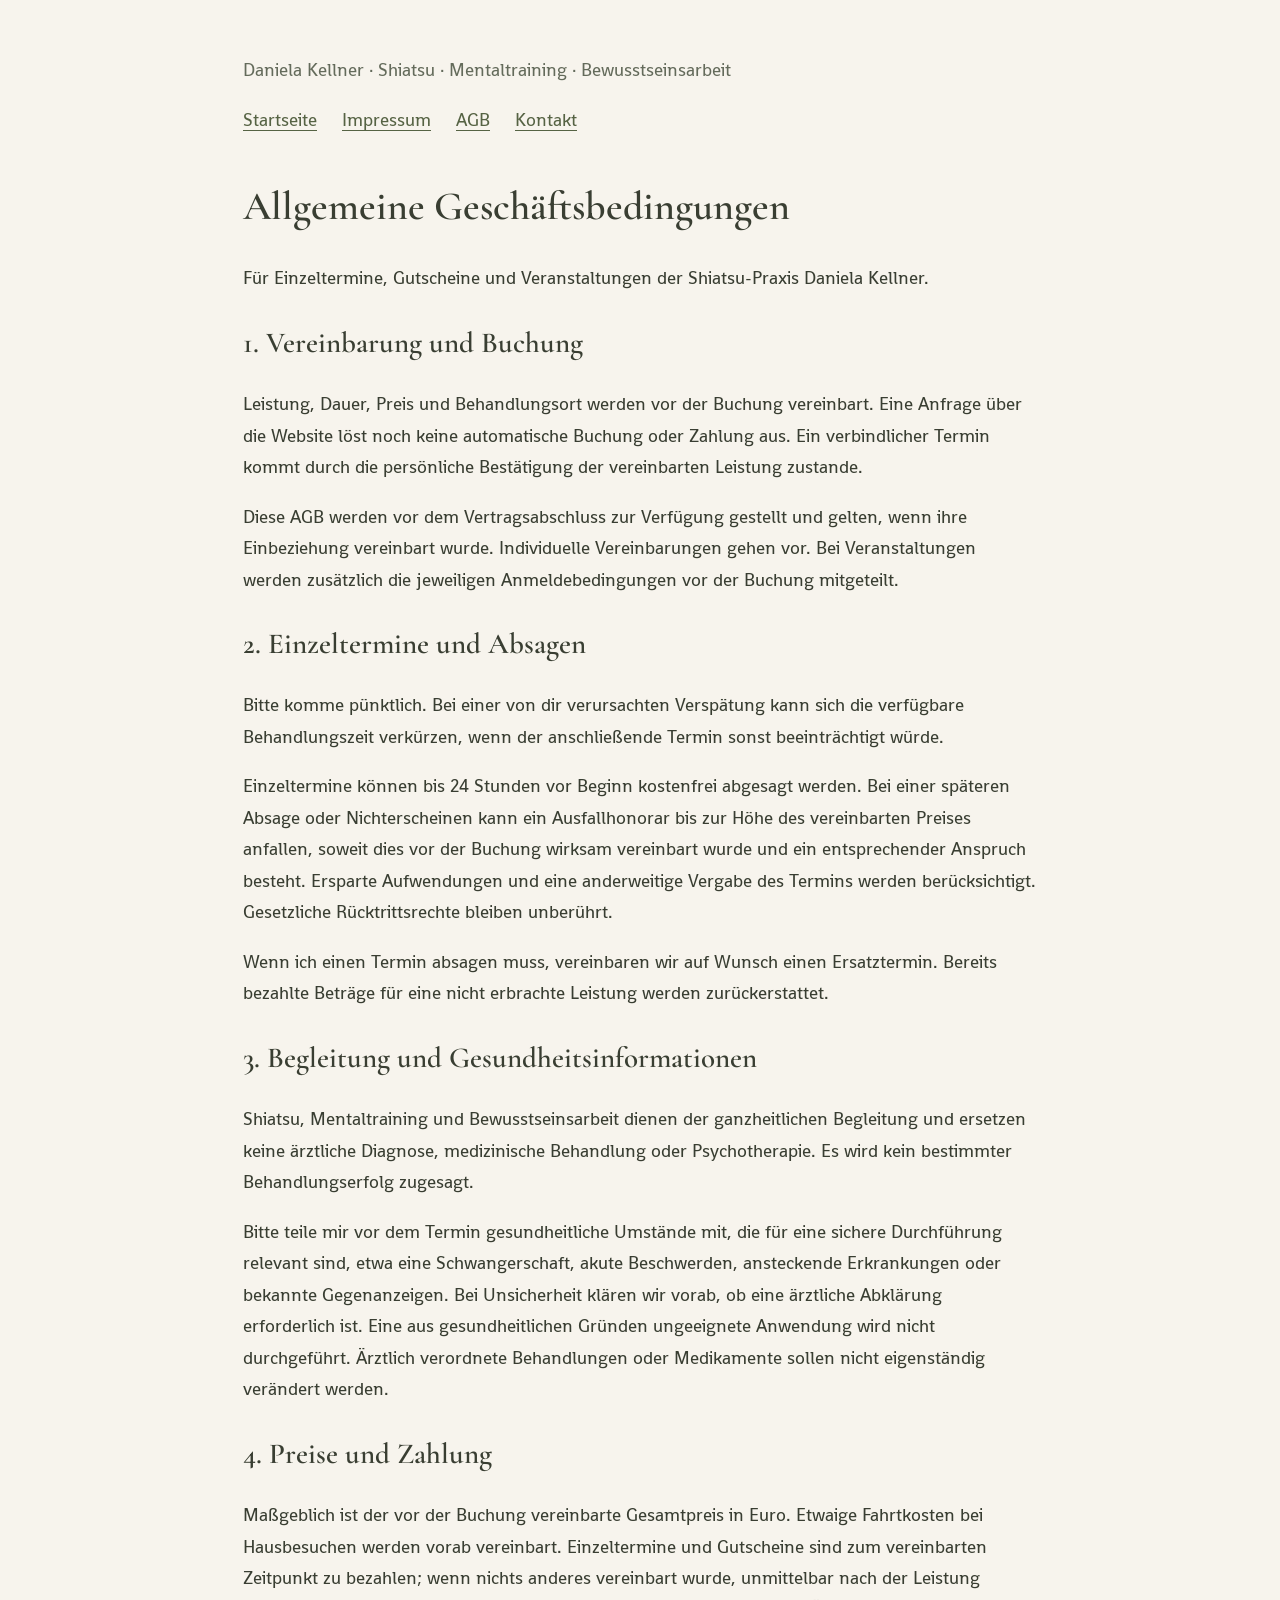
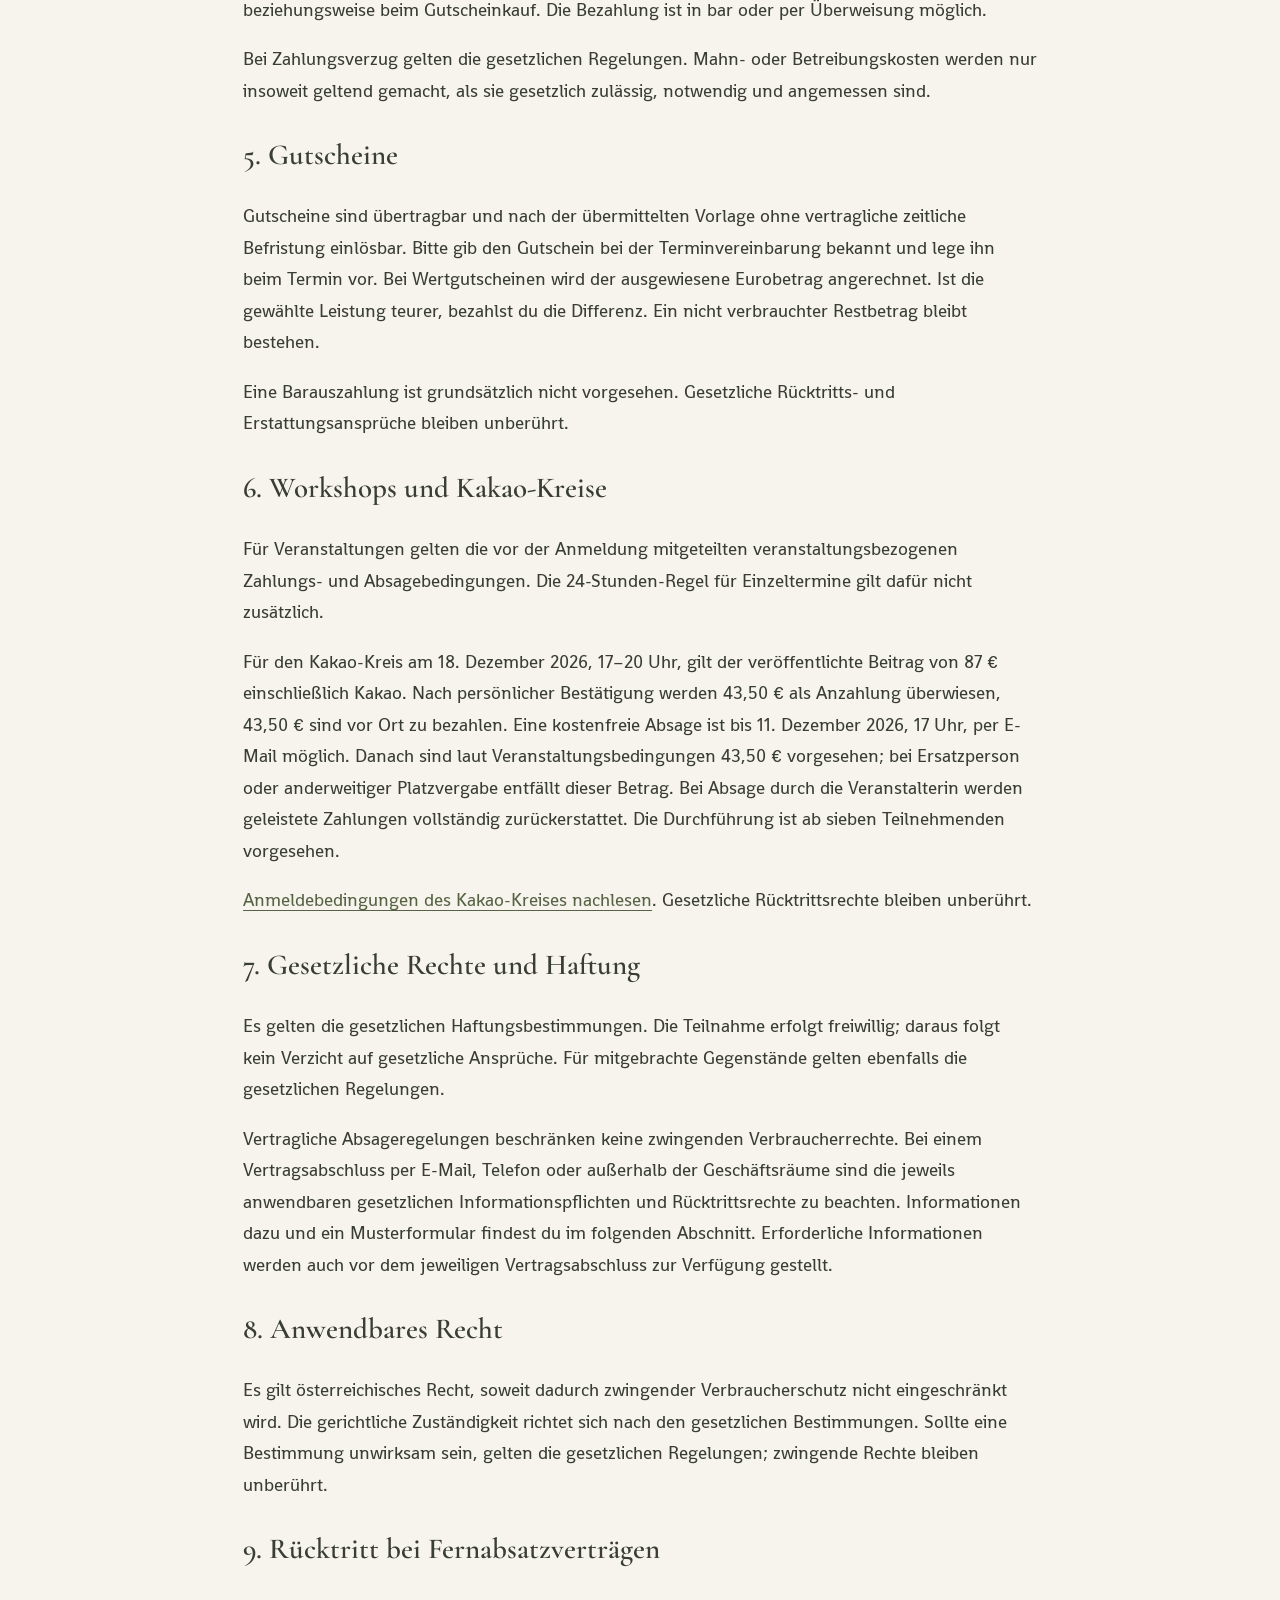
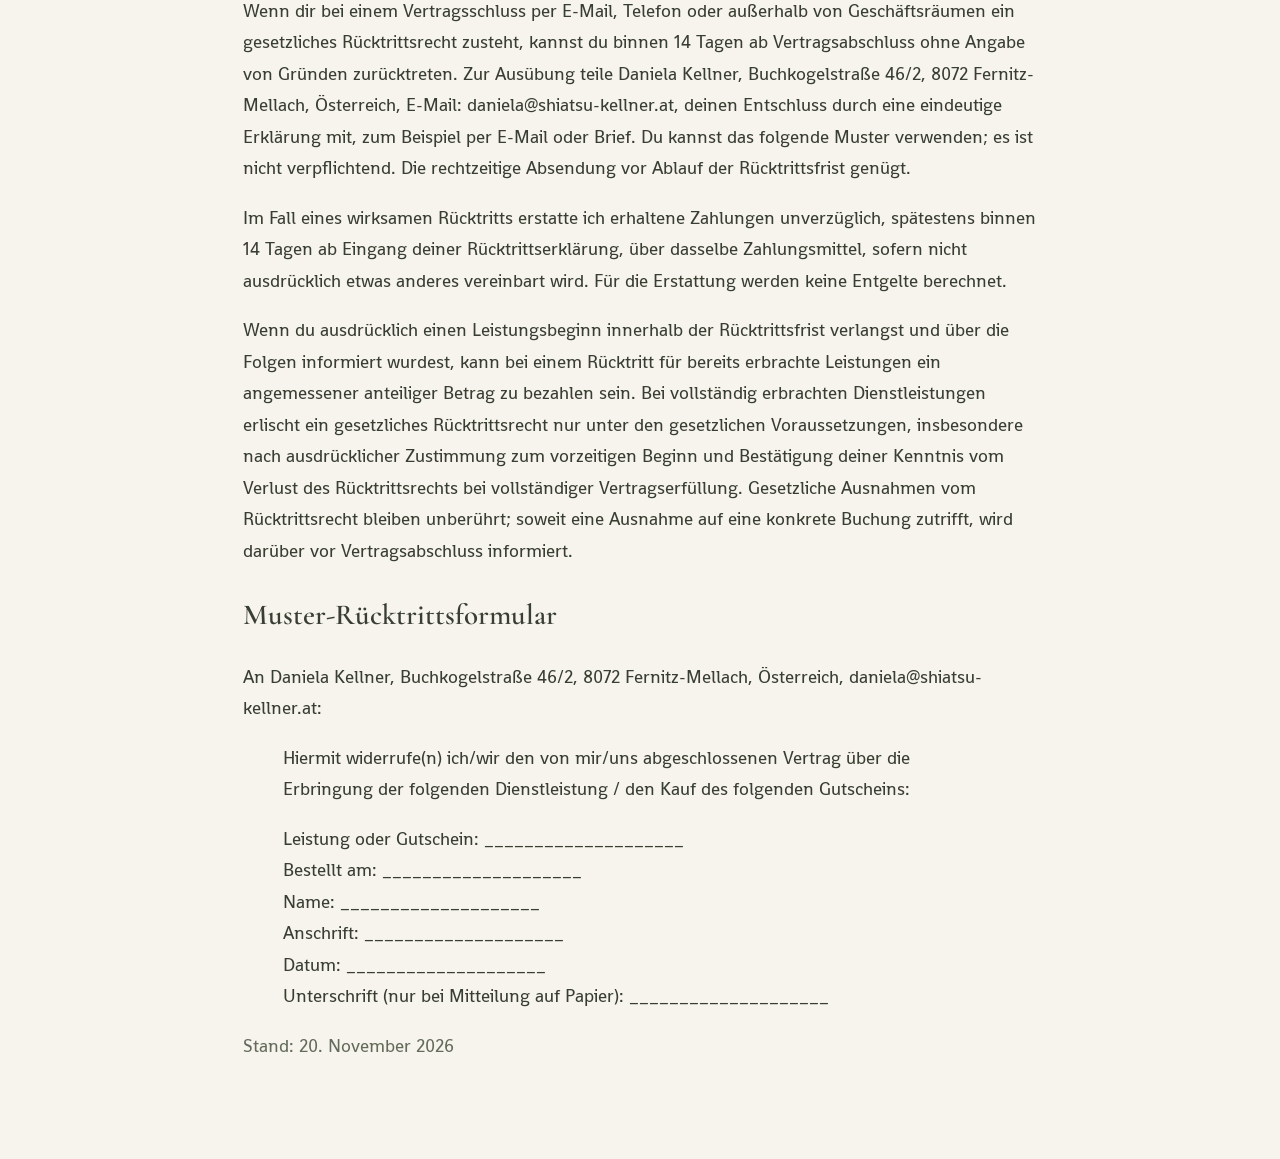
<file: website/agb/index.html>
<!doctype html><html lang="de"><head><meta charset="utf-8"><meta name="viewport" content="width=device-width,initial-scale=1"><title>Allgemeine Geschäftsbedingungen | Daniela Kellner</title><link rel="canonical" href="https://shiatsu-kellner.at/agb/"><style>
@font-face{font-family:Cormorant;src:url('../assets/cormorant.ttf')}@font-face{font-family:Shanti;src:url('../assets/shanti.ttf')}*{box-sizing:border-box}body{margin:0;background:#f7f4ed;color:#393e32;font:18px/1.75 Shanti,Arial,sans-serif}main{max-width:850px;margin:auto;padding:36px 28px 80px}h1,h2,h3{font-family:Cormorant,Georgia,serif;font-weight:500;line-height:1.15}h1{font-size:58px}h2{font-size:40px;margin-top:48px}h3{font-size:29px;margin-top:32px}a{color:#566344;text-underline-offset:4px}.notice{padding:22px;background:#e6e8d9;border-left:3px solid #9b7847}.meta{color:#646b5b}nav{display:flex;gap:25px;flex-wrap:wrap}li{margin-bottom:10px}@media(max-width:600px){body{font-size:17px}h1{font-size:43px}main{padding:24px 20px 60px}}
</style><script src="../pageview.js?v=20261123" defer></script></head><body><main><p class="meta">Daniela Kellner · Shiatsu · Mentaltraining · Bewusstseinsarbeit</p><nav aria-label="Seitennavigation"><a href="../">Startseite</a><a href="../impressum/">Impressum</a><a href="../agb/">AGB</a><a href="../#kontakt">Kontakt</a></nav><h2>Allgemeine Geschäftsbedingungen</h2><p>Für Einzeltermine, Gutscheine und Veranstaltungen der Shiatsu-Praxis Daniela Kellner.</p>
<h3>1. Vereinbarung und Buchung</h3><p>Leistung, Dauer, Preis und Behandlungsort werden vor der Buchung vereinbart. Eine Anfrage über die Website löst noch keine automatische Buchung oder Zahlung aus. Ein verbindlicher Termin kommt durch die persönliche Bestätigung der vereinbarten Leistung zustande.</p><p>Diese AGB werden vor dem Vertragsabschluss zur Verfügung gestellt und gelten, wenn ihre Einbeziehung vereinbart wurde. Individuelle Vereinbarungen gehen vor. Bei Veranstaltungen werden zusätzlich die jeweiligen Anmeldebedingungen vor der Buchung mitgeteilt.</p>
<h3>2. Einzeltermine und Absagen</h3><p>Bitte komme pünktlich. Bei einer von dir verursachten Verspätung kann sich die verfügbare Behandlungszeit verkürzen, wenn der anschließende Termin sonst beeinträchtigt würde.</p><p>Einzeltermine können bis 24 Stunden vor Beginn kostenfrei abgesagt werden. Bei einer späteren Absage oder Nichterscheinen kann ein Ausfallhonorar bis zur Höhe des vereinbarten Preises anfallen, soweit dies vor der Buchung wirksam vereinbart wurde und ein entsprechender Anspruch besteht. Ersparte Aufwendungen und eine anderweitige Vergabe des Termins werden berücksichtigt. Gesetzliche Rücktrittsrechte bleiben unberührt.</p><p>Wenn ich einen Termin absagen muss, vereinbaren wir auf Wunsch einen Ersatztermin. Bereits bezahlte Beträge für eine nicht erbrachte Leistung werden zurückerstattet.</p>
<h3>3. Begleitung und Gesundheitsinformationen</h3><p>Shiatsu, Mentaltraining und Bewusstseinsarbeit dienen der ganzheitlichen Begleitung und ersetzen keine ärztliche Diagnose, medizinische Behandlung oder Psychotherapie. Es wird kein bestimmter Behandlungserfolg zugesagt.</p><p>Bitte teile mir vor dem Termin gesundheitliche Umstände mit, die für eine sichere Durchführung relevant sind, etwa eine Schwangerschaft, akute Beschwerden, ansteckende Erkrankungen oder bekannte Gegenanzeigen. Bei Unsicherheit klären wir vorab, ob eine ärztliche Abklärung erforderlich ist. Eine aus gesundheitlichen Gründen ungeeignete Anwendung wird nicht durchgeführt. Ärztlich verordnete Behandlungen oder Medikamente sollen nicht eigenständig verändert werden.</p>
<h3>4. Preise und Zahlung</h3><p>Maßgeblich ist der vor der Buchung vereinbarte Gesamtpreis in Euro. Etwaige Fahrtkosten bei Hausbesuchen werden vorab vereinbart. Einzeltermine und Gutscheine sind zum vereinbarten Zeitpunkt zu bezahlen; wenn nichts anderes vereinbart wurde, unmittelbar nach der Leistung beziehungsweise beim Gutscheinkauf. Die Bezahlung ist in bar oder per Überweisung möglich. </p><p>Bei Zahlungsverzug gelten die gesetzlichen Regelungen. Mahn- oder Betreibungskosten werden nur insoweit geltend gemacht, als sie gesetzlich zulässig, notwendig und angemessen sind.</p>
<h3>5. Gutscheine</h3><p>Gutscheine sind übertragbar und nach der übermittelten Vorlage ohne vertragliche zeitliche Befristung einlösbar. Bitte gib den Gutschein bei der Terminvereinbarung bekannt und lege ihn beim Termin vor. Bei Wertgutscheinen wird der ausgewiesene Eurobetrag angerechnet. Ist die gewählte Leistung teurer, bezahlst du die Differenz. Ein nicht verbrauchter Restbetrag bleibt bestehen.</p><p>Eine Barauszahlung ist grundsätzlich nicht vorgesehen. Gesetzliche Rücktritts- und Erstattungsansprüche bleiben unberührt.</p>
<h3>6. Workshops und Kakao-Kreise</h3><p>Für Veranstaltungen gelten die vor der Anmeldung mitgeteilten veranstaltungsbezogenen Zahlungs- und Absagebedingungen. Die 24-Stunden-Regel für Einzeltermine gilt dafür nicht zusätzlich.</p><p>Für den Kakao-Kreis am 18. Dezember 2026, 17–20 Uhr, gilt der veröffentlichte Beitrag von 87 € einschließlich Kakao. Nach persönlicher Bestätigung werden 43,50 € als Anzahlung überwiesen, 43,50 € sind vor Ort zu bezahlen. Eine kostenfreie Absage ist bis 11. Dezember 2026, 17 Uhr, per E-Mail möglich. Danach sind laut Veranstaltungsbedingungen 43,50 € vorgesehen; bei Ersatzperson oder anderweitiger Platzvergabe entfällt dieser Betrag. Bei Absage durch die Veranstalterin werden geleistete Zahlungen vollständig zurückerstattet. Die Durchführung ist ab sieben Teilnehmenden vorgesehen.</p><p><a href="../veranstaltungen/kakaokreis-dezember-2026/index.html#anmeldebedingungen">Anmeldebedingungen des Kakao-Kreises nachlesen</a>. Gesetzliche Rücktrittsrechte bleiben unberührt.</p>
<h3>7. Gesetzliche Rechte und Haftung</h3><p>Es gelten die gesetzlichen Haftungsbestimmungen. Die Teilnahme erfolgt freiwillig; daraus folgt kein Verzicht auf gesetzliche Ansprüche. Für mitgebrachte Gegenstände gelten ebenfalls die gesetzlichen Regelungen.</p><p>Vertragliche Absageregelungen beschränken keine zwingenden Verbraucherrechte. Bei einem Vertragsabschluss per E-Mail, Telefon oder außerhalb der Geschäftsräume sind die jeweils anwendbaren gesetzlichen Informationspflichten und Rücktrittsrechte zu beachten. Informationen dazu und ein Musterformular findest du im folgenden Abschnitt. Erforderliche Informationen werden auch vor dem jeweiligen Vertragsabschluss zur Verfügung gestellt.</p>
<h3>8. Anwendbares Recht</h3><p>Es gilt österreichisches Recht, soweit dadurch zwingender Verbraucherschutz nicht eingeschränkt wird. Die gerichtliche Zuständigkeit richtet sich nach den gesetzlichen Bestimmungen. Sollte eine Bestimmung unwirksam sein, gelten die gesetzlichen Regelungen; zwingende Rechte bleiben unberührt.</p><h3>9. Rücktritt bei Fernabsatzverträgen</h3><p>Wenn dir bei einem Vertragsschluss per E-Mail, Telefon oder außerhalb von Geschäftsräumen ein gesetzliches Rücktrittsrecht zusteht, kannst du binnen 14 Tagen ab Vertragsabschluss ohne Angabe von Gründen zurücktreten. Zur Ausübung teile Daniela Kellner, Buchkogelstraße 46/2, 8072 Fernitz-Mellach, Österreich, E-Mail: daniela@shiatsu-kellner.at, deinen Entschluss durch eine eindeutige Erklärung mit, zum Beispiel per E-Mail oder Brief. Du kannst das folgende Muster verwenden; es ist nicht verpflichtend. Die rechtzeitige Absendung vor Ablauf der Rücktrittsfrist genügt.</p><p>Im Fall eines wirksamen Rücktritts erstatte ich erhaltene Zahlungen unverzüglich, spätestens binnen 14 Tagen ab Eingang deiner Rücktrittserklärung, über dasselbe Zahlungsmittel, sofern nicht ausdrücklich etwas anderes vereinbart wird. Für die Erstattung werden keine Entgelte berechnet.</p><p>Wenn du ausdrücklich einen Leistungsbeginn innerhalb der Rücktrittsfrist verlangst und über die Folgen informiert wurdest, kann bei einem Rücktritt für bereits erbrachte Leistungen ein angemessener anteiliger Betrag zu bezahlen sein. Bei vollständig erbrachten Dienstleistungen erlischt ein gesetzliches Rücktrittsrecht nur unter den gesetzlichen Voraussetzungen, insbesondere nach ausdrücklicher Zustimmung zum vorzeitigen Beginn und Bestätigung deiner Kenntnis vom Verlust des Rücktrittsrechts bei vollständiger Vertragserfüllung. Gesetzliche Ausnahmen vom Rücktrittsrecht bleiben unberührt; soweit eine Ausnahme auf eine konkrete Buchung zutrifft, wird darüber vor Vertragsabschluss informiert.</p><h3>Muster-Rücktrittsformular</h3><p>An Daniela Kellner, Buchkogelstraße 46/2, 8072 Fernitz-Mellach, Österreich, daniela@shiatsu-kellner.at:</p><blockquote><p>Hiermit widerrufe(n) ich/wir den von mir/uns abgeschlossenen Vertrag über die Erbringung der folgenden Dienstleistung / den Kauf des folgenden Gutscheins:</p><p>Leistung oder Gutschein: ____________________<br>Bestellt am: ____________________<br>Name: ____________________<br>Anschrift: ____________________<br>Datum: ____________________<br>Unterschrift (nur bei Mitteilung auf Papier): ____________________</p></blockquote><p class="meta">Stand: 20. November 2026</p></main></body></html>
</file>
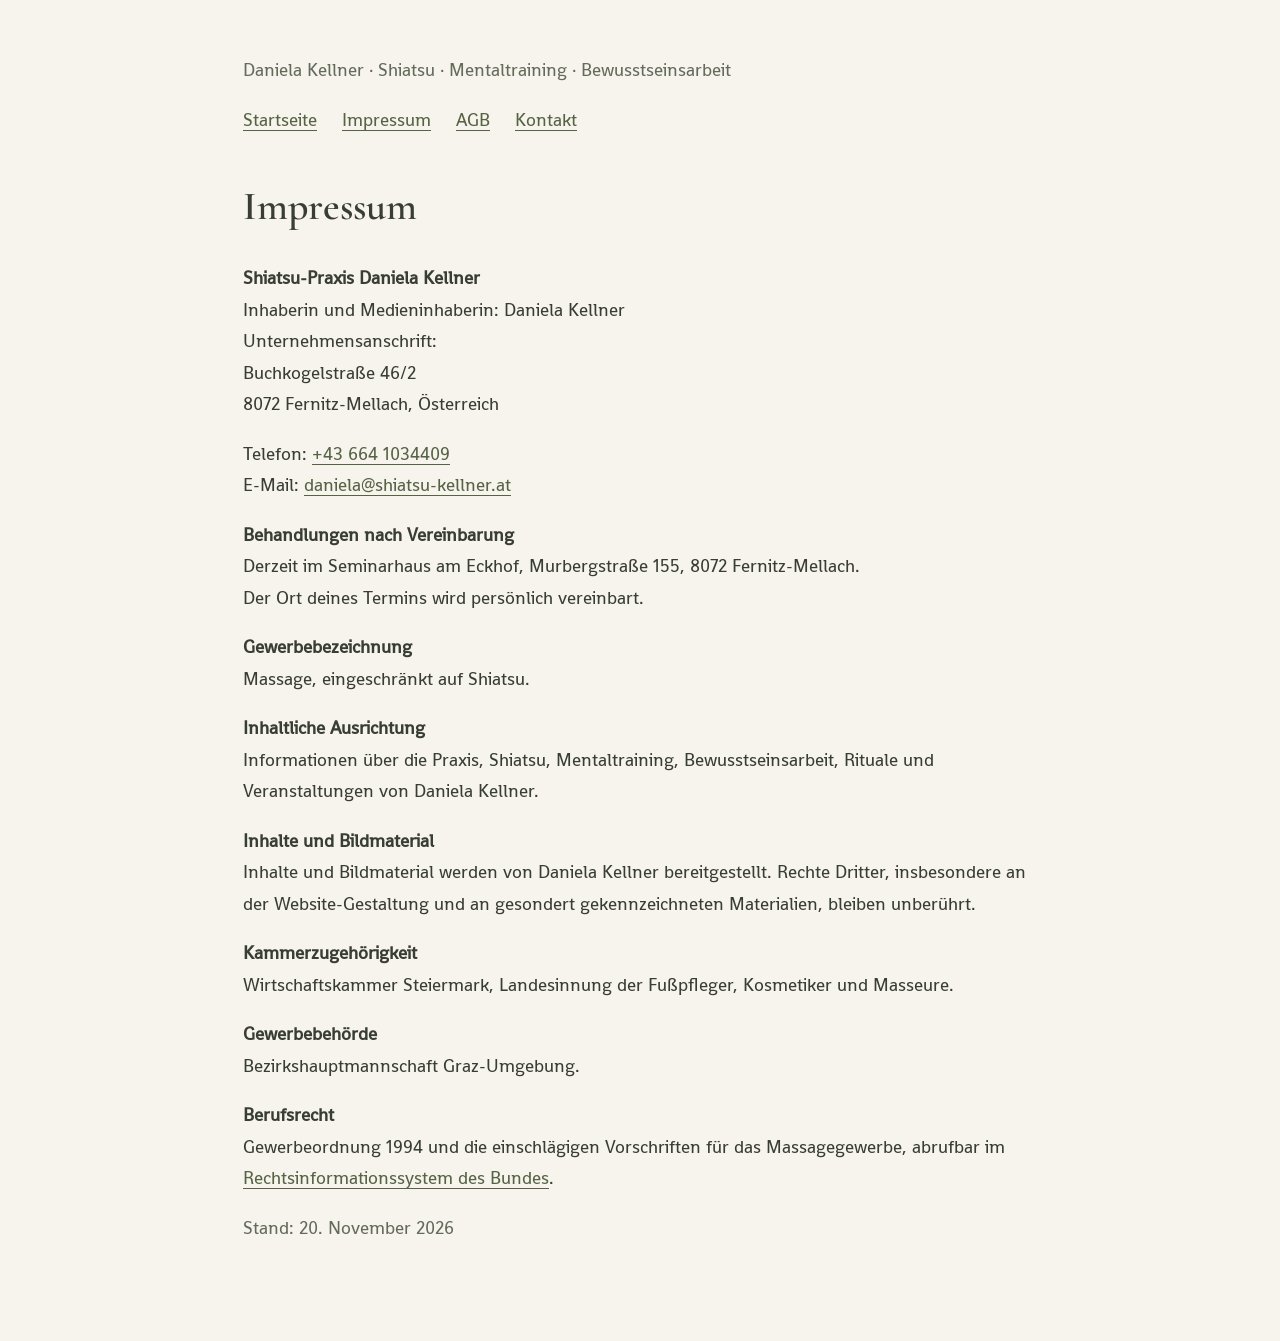
<file: website/impressum/index.html>
<!doctype html><html lang="de"><head><meta charset="utf-8"><meta name="viewport" content="width=device-width,initial-scale=1"><title>Impressum | Daniela Kellner</title><link rel="canonical" href="https://shiatsu-kellner.at/impressum/"><style>
@font-face{font-family:Cormorant;src:url('../assets/cormorant.ttf')}@font-face{font-family:Shanti;src:url('../assets/shanti.ttf')}*{box-sizing:border-box}body{margin:0;background:#f7f4ed;color:#393e32;font:18px/1.75 Shanti,Arial,sans-serif}main{max-width:850px;margin:auto;padding:36px 28px 80px}h1,h2,h3{font-family:Cormorant,Georgia,serif;font-weight:500;line-height:1.15}h1{font-size:58px}h2{font-size:40px;margin-top:48px}h3{font-size:29px;margin-top:32px}a{color:#566344;text-underline-offset:4px}.notice{padding:22px;background:#e6e8d9;border-left:3px solid #9b7847}.meta{color:#646b5b}nav{display:flex;gap:25px;flex-wrap:wrap}li{margin-bottom:10px}@media(max-width:600px){body{font-size:17px}h1{font-size:43px}main{padding:24px 20px 60px}}
</style><script src="../pageview.js?v=20261123" defer></script></head><body><main><p class="meta">Daniela Kellner · Shiatsu · Mentaltraining · Bewusstseinsarbeit</p><nav aria-label="Seitennavigation"><a href="../">Startseite</a><a href="../impressum/">Impressum</a><a href="../agb/">AGB</a><a href="../#kontakt">Kontakt</a></nav><h2>Impressum</h2><p><strong>Shiatsu-Praxis Daniela Kellner</strong><br>Inhaberin und Medieninhaberin: Daniela Kellner<br>Unternehmensanschrift:<br>Buchkogelstraße 46/2<br>8072 Fernitz-Mellach, Österreich</p><p>Telefon: <a href="tel:+436641034409">+43 664 1034409</a><br>E-Mail: <a href="mailto:daniela@shiatsu-kellner.at">daniela@shiatsu-kellner.at</a></p><p><strong>Behandlungen nach Vereinbarung</strong><br>Derzeit im Seminarhaus am Eckhof, Murbergstraße 155, 8072 Fernitz-Mellach.<br>Der Ort deines Termins wird persönlich vereinbart.</p><p><strong>Gewerbebezeichnung</strong><br>Massage, eingeschränkt auf Shiatsu.</p><p><strong>Inhaltliche Ausrichtung</strong><br>Informationen über die Praxis, Shiatsu, Mentaltraining, Bewusstseinsarbeit, Rituale und Veranstaltungen von Daniela Kellner.</p><p><strong>Inhalte und Bildmaterial</strong><br>Inhalte und Bildmaterial werden von Daniela Kellner bereitgestellt. Rechte Dritter, insbesondere an der Website-Gestaltung und an gesondert gekennzeichneten Materialien, bleiben unberührt.</p><p><strong>Kammerzugehörigkeit</strong><br>Wirtschaftskammer Steiermark, Landesinnung der Fußpfleger, Kosmetiker und Masseure.</p><p><strong>Gewerbebehörde</strong><br>Bezirkshauptmannschaft Graz-Umgebung.</p><p><strong>Berufsrecht</strong><br>Gewerbeordnung 1994 und die einschlägigen Vorschriften für das Massagegewerbe, abrufbar im <a href="https://www.ris.bka.gv.at/">Rechtsinformationssystem des Bundes</a>.</p><p class="meta">Stand: 20. November 2026</p></main></body></html>
</file>
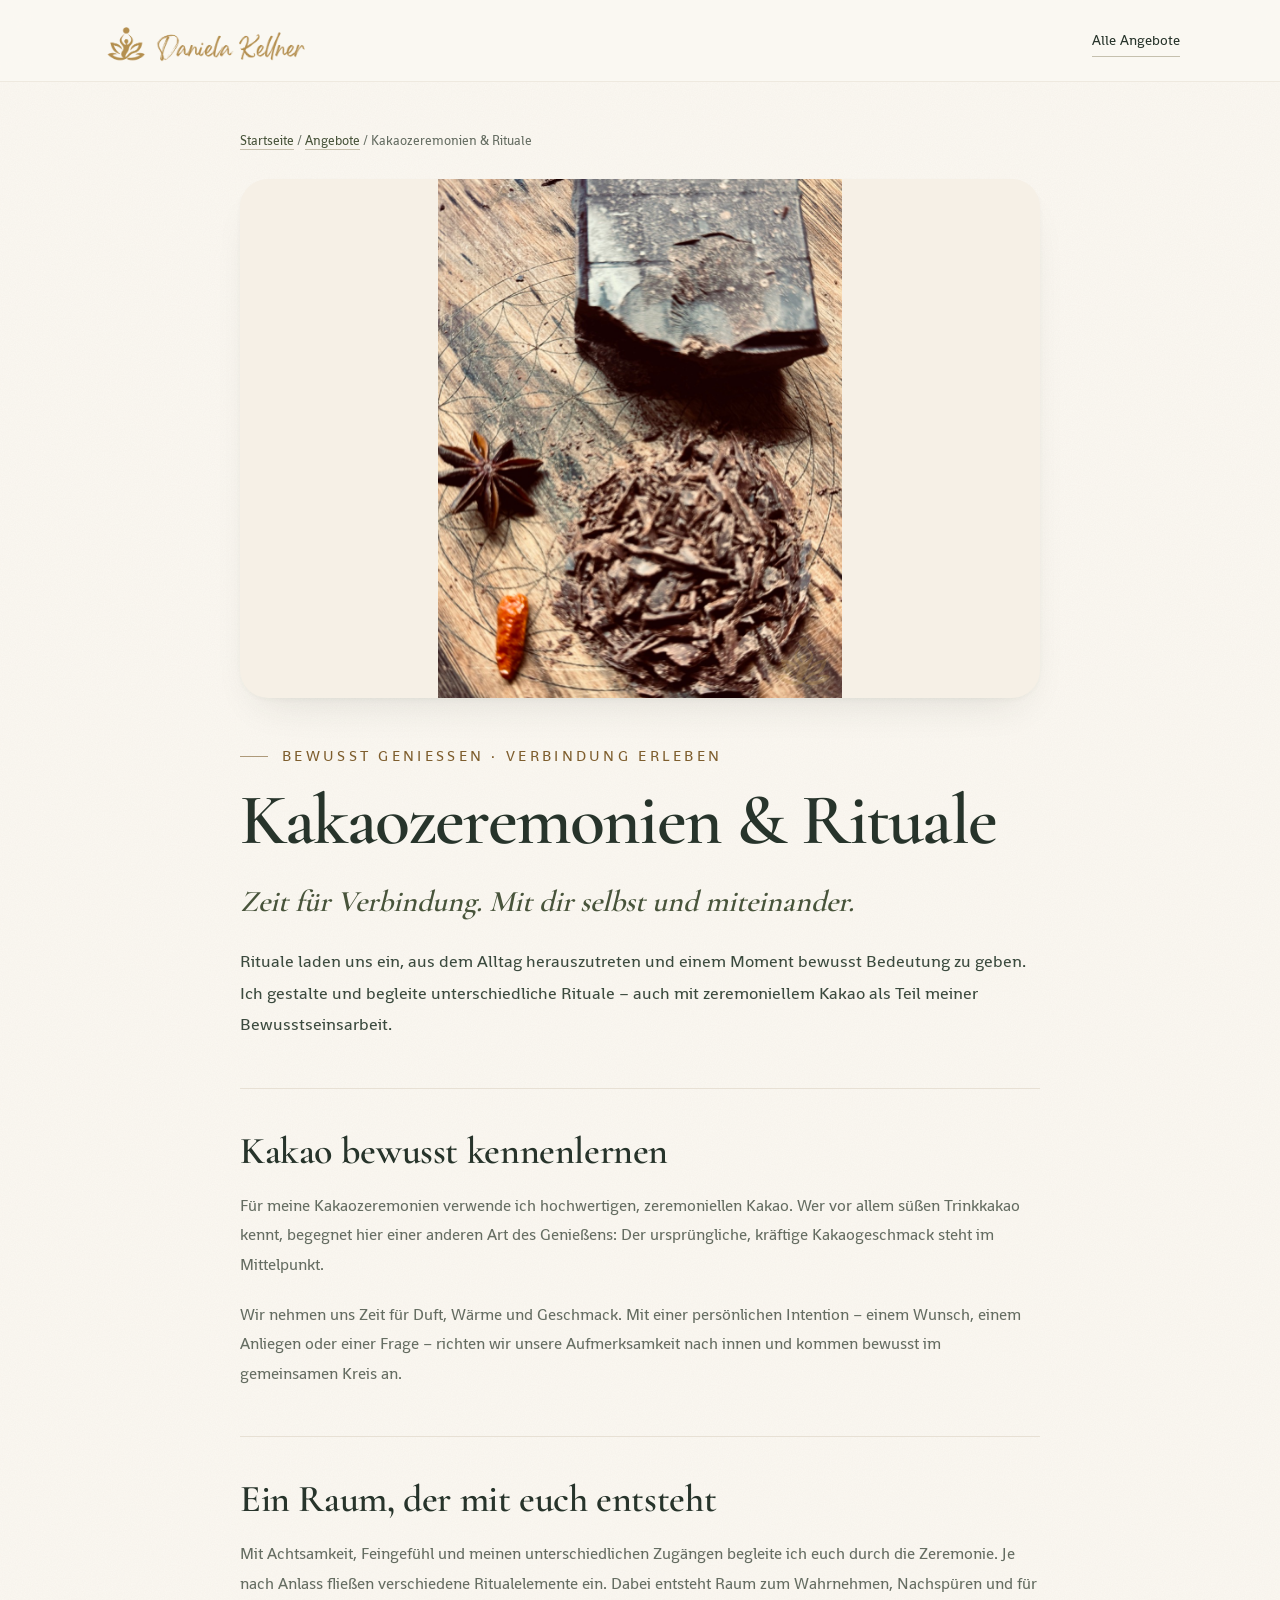
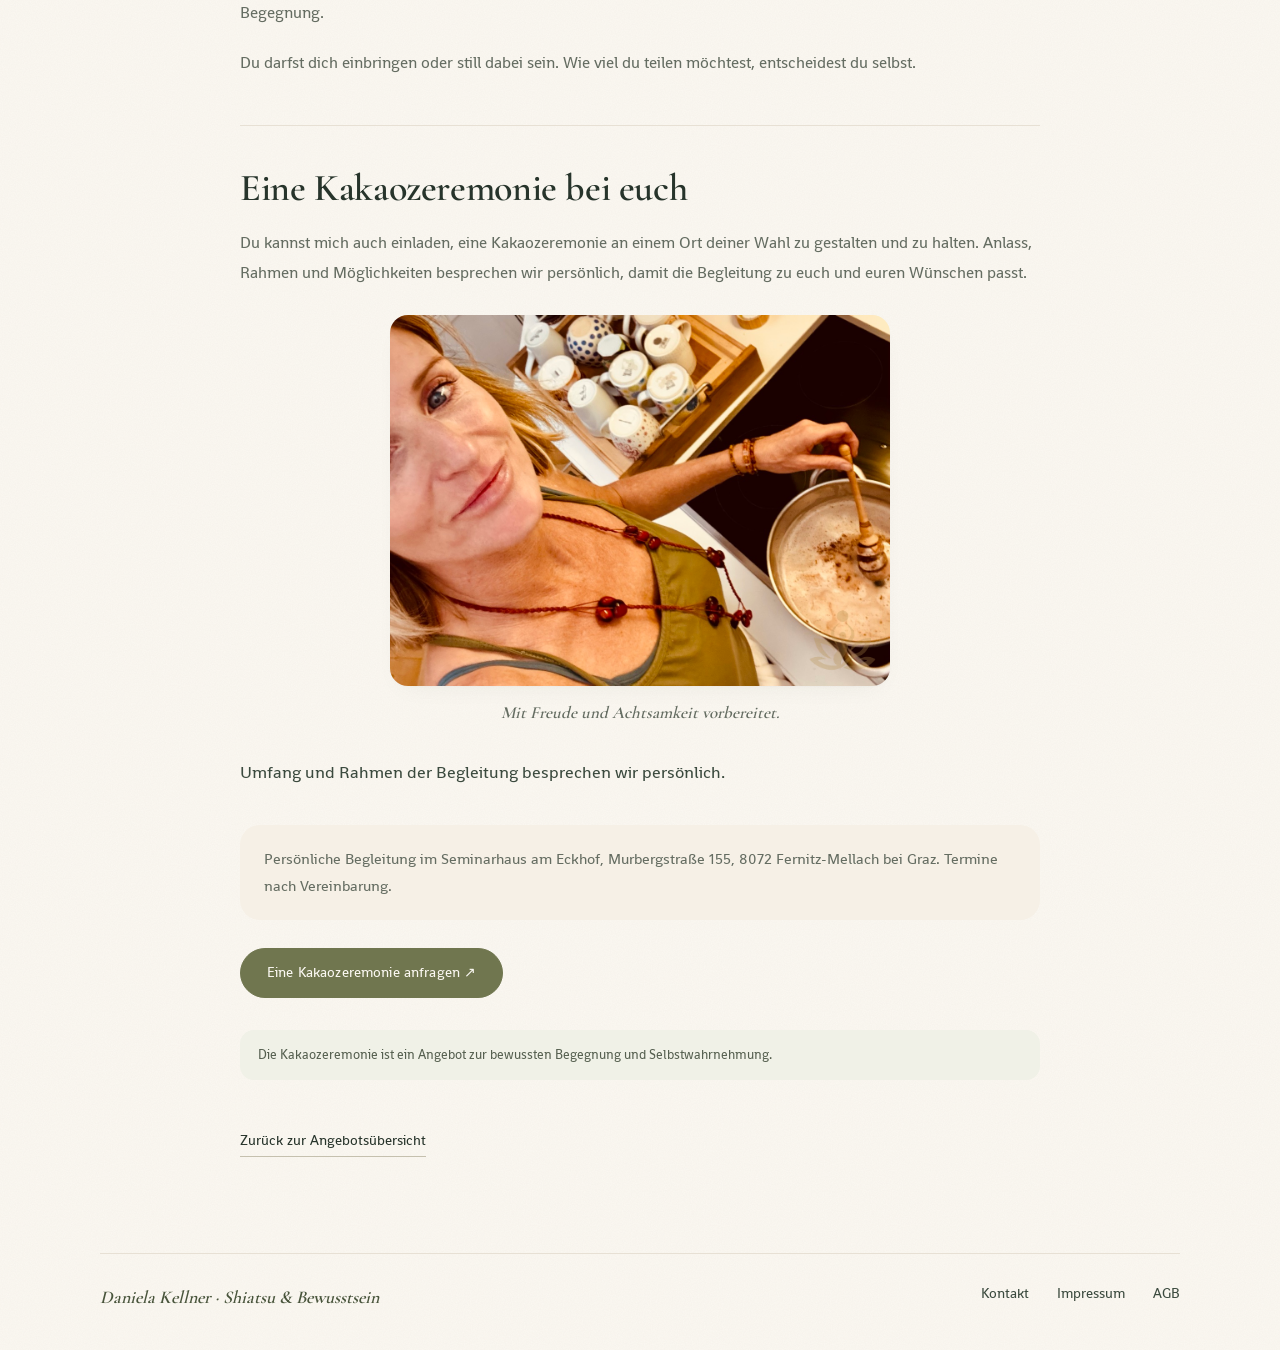
<file: website/angebote/kakaozeremonien-rituale/index.html>
<!doctype html>
<html lang="de"><head><meta charset="utf-8"><meta name="viewport" content="width=device-width, initial-scale=1">
<title>Kakaozeremonien &amp; Rituale bei Graz | Daniela Kellner</title><meta name="description" content="Kakaozeremonien und persönliche Rituale mit Daniela Kellner bei Graz. Bewusst genießen, Gemeinschaft erleben oder eine Zeremonie vor Ort anfragen."><meta name="robots" content="index,follow"><link rel="canonical" href="https://shiatsu-kellner.at/angebote/kakaozeremonien-rituale/">
<meta property="og:type" content="website"><meta property="og:title" content="Kakaozeremonien &amp; Rituale bei Graz | Daniela Kellner"><meta property="og:description" content="Kakaozeremonien und persönliche Rituale mit Daniela Kellner bei Graz. Bewusst genießen, Gemeinschaft erleben oder eine Zeremonie vor Ort anfragen."><meta property="og:url" content="https://shiatsu-kellner.at/angebote/kakaozeremonien-rituale/"><meta property="og:image" content="https://shiatsu-kellner.at/assets/gallery/wm-20261116/kakao-gewuerze.svg">
<link rel="icon" href="../../assets/logo-claim.png"><link rel="stylesheet" href="../../style.css?v=20261120-mobil-fest"><script type="application/ld+json">{"@context":"https://schema.org","@graph":[{"@type":"Service","@id":"https://shiatsu-kellner.at/angebote/kakaozeremonien-rituale/#angebot","name":"Kakaozeremonien & Rituale","serviceType":"Kakaozeremonien & Rituale","description":"Kakaozeremonien und persönliche Rituale mit Daniela Kellner bei Graz. Bewusst genießen, Gemeinschaft erleben oder eine Zeremonie vor Ort anfragen.","url":"https://shiatsu-kellner.at/angebote/kakaozeremonien-rituale/","provider":{"@id":"https://shiatsu-kellner.at/#praxis"},"areaServed":["Enzelsdorf","Graz","Graz-Umgebung Süd"]},{"@type":"BreadcrumbList","itemListElement":[{"@type":"ListItem","position":1,"name":"Startseite","item":"https://shiatsu-kellner.at/"},{"@type":"ListItem","position":2,"name":"Kakaozeremonien & Rituale","item":"https://shiatsu-kellner.at/angebote/kakaozeremonien-rituale/"}]}]}</script><script src="../../pageview.js?v=20261123" defer></script></head>
<body><a class="skip-link" href="#inhalt">Zum Inhalt</a><header class="service-page-header"><a class="brand" href="../../" aria-label="Daniela Kellner – Startseite"><img src="../../assets/daniela-logo.webp" width="1200" height="218" alt="Daniela Kellner"></a><a class="text-link" href="../../#angebot">Alle Angebote</a></header>
<main id="inhalt" class="service-page"><nav class="service-page-breadcrumb" aria-label="Brotkrumennavigation"><a href="../../">Startseite</a> / <a href="../../#angebot">Angebote</a> / Kakaozeremonien &amp; Rituale</nav>
<div class="service-page-media service-page-media--kakao"><img src="../../assets/gallery/wm-20261116/kakao-gewuerze.svg" alt="Kakao, Kakaoraspeln und Sternanis auf einem rustikalen Holzbrett"></div><article class="detail-body"><p class="eyebrow">BEWUSST GENIESSEN · VERBINDUNG ERLEBEN</p><h1>Kakaozeremonien &amp; Rituale</h1><p class="detail-subtitle"><em>Zeit für Verbindung. Mit dir selbst und miteinander.</em></p><p>Rituale laden uns ein, aus dem Alltag herauszutreten und einem Moment bewusst Bedeutung zu geben. Ich gestalte und begleite unterschiedliche Rituale – auch mit zeremoniellem Kakao als Teil meiner Bewusstseinsarbeit.</p><section class="detail-section"><h2>Kakao bewusst kennenlernen</h2><p>Für meine Kakaozeremonien verwende ich hochwertigen, zeremoniellen Kakao. Wer vor allem süßen Trinkkakao kennt, begegnet hier einer anderen Art des Genießens: Der ursprüngliche, kräftige Kakaogeschmack steht im Mittelpunkt.</p>
<p>Wir nehmen uns Zeit für Duft, Wärme und Geschmack. Mit einer persönlichen Intention – einem Wunsch, einem Anliegen oder einer Frage – richten wir unsere Aufmerksamkeit nach innen und kommen bewusst im gemeinsamen Kreis an.</p></section>
<section class="detail-section"><h2>Ein Raum, der mit euch entsteht</h2><p>Mit Achtsamkeit, Feingefühl und meinen unterschiedlichen Zugängen begleite ich euch durch die Zeremonie. Je nach Anlass fließen verschiedene Ritualelemente ein. Dabei entsteht Raum zum Wahrnehmen, Nachspüren und für Begegnung.</p>
<p>Du darfst dich einbringen oder still dabei sein. Wie viel du teilen möchtest, entscheidest du selbst.</p></section>
<section class="detail-section"><h2>Eine Kakaozeremonie bei euch</h2><p>Du kannst mich auch einladen, eine Kakaozeremonie an einem Ort deiner Wahl zu gestalten und zu halten. Anlass, Rahmen und Möglichkeiten besprechen wir persönlich, damit die Begleitung zu euch und euren Wünschen passt.</p><figure class="detail-section-photo detail-section-photo--natural"><img src="../../assets/kakao-daniela.svg" width="1200" height="889" alt="Daniela rührt persönlich den Kakao für eine Zeremonie an" loading="lazy"><figcaption>Mit Freude und Achtsamkeit vorbereitet.</figcaption></figure></section>
<p>Umfang und Rahmen der Begleitung besprechen wir persönlich.</p>
<p class="service-page-location">Persönliche Begleitung im Seminarhaus am Eckhof, Murbergstraße 155, 8072 Fernitz-Mellach bei Graz. Termine nach Vereinbarung.</p>
<a class="button" href="mailto:daniela@shiatsu-kellner.at?subject=Anfrage%20zu%20einer%20Kakaozeremonie">Eine Kakaozeremonie anfragen ↗</a>
<p class="medical-note">Die Kakaozeremonie ist ein Angebot zur bewussten Begegnung und Selbstwahrnehmung.</p><a class="text-link" href="../../#angebot">Zurück zur Angebotsübersicht</a></article></main>
<footer class="service-page-footer"><span>Daniela Kellner · Shiatsu &amp; Bewusstsein</span><a href="../../#kontakt">Kontakt</a><a href="../../impressum/">Impressum</a><a href="../../agb/">AGB</a></footer></body></html>
</file>
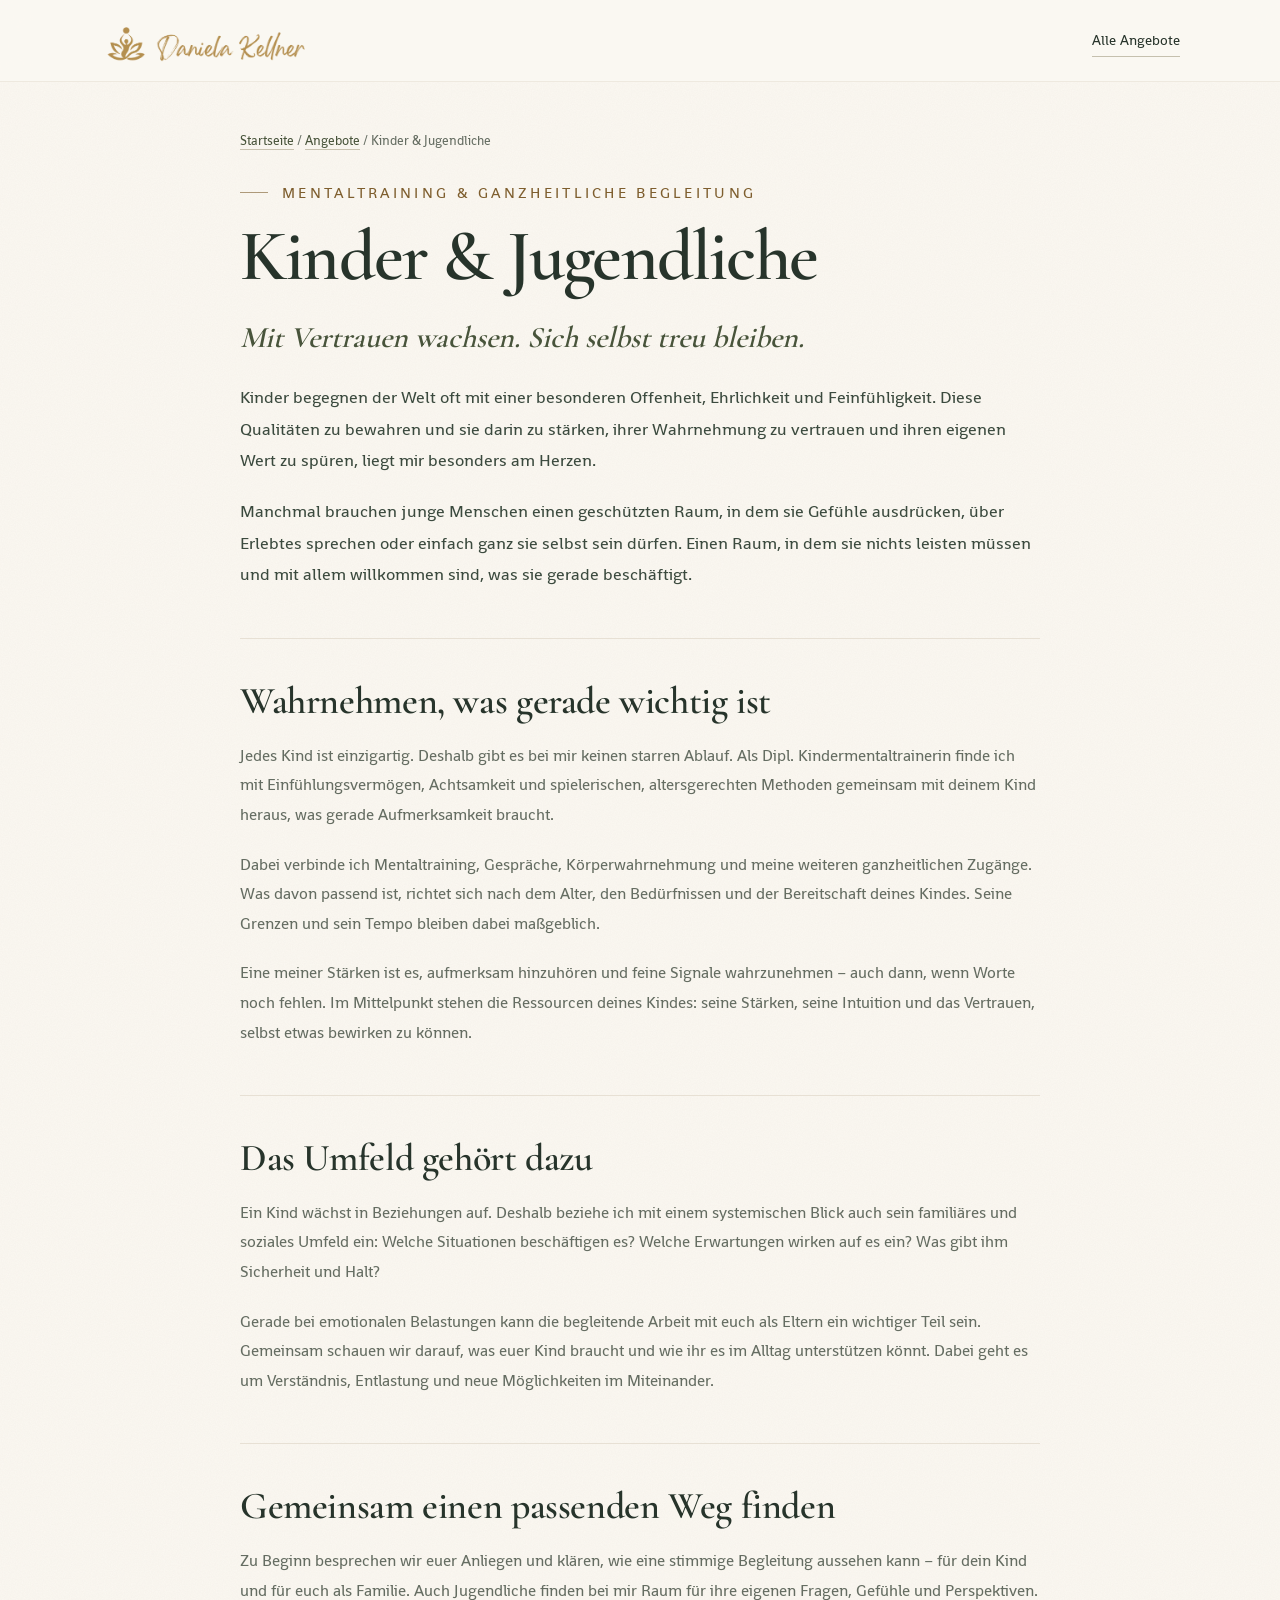
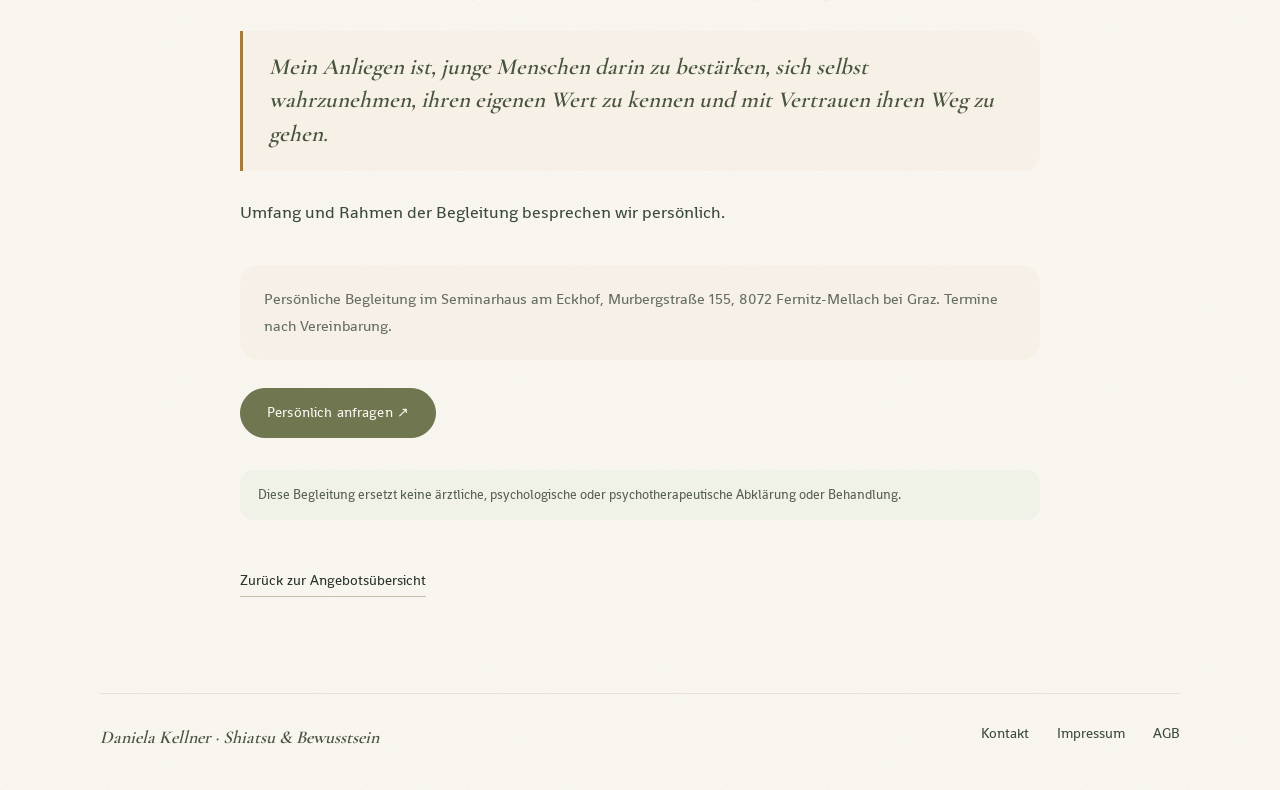
<file: website/angebote/kinder-mentaltraining/index.html>
<!doctype html>
<html lang="de"><head><meta charset="utf-8"><meta name="viewport" content="width=device-width, initial-scale=1">
<title>Mentaltraining für Kinder &amp; Jugendliche | Daniela Kellner</title><meta name="description" content="Einfühlsames Kinder-Mentaltraining mit Daniela Kellner bei Graz: Selbstvertrauen, Gefühle und Ressourcen stärken, mit Blick auf das familiäre Umfeld."><meta name="robots" content="index,follow"><link rel="canonical" href="https://shiatsu-kellner.at/angebote/kinder-mentaltraining/">
<meta property="og:type" content="website"><meta property="og:title" content="Mentaltraining für Kinder &amp; Jugendliche | Daniela Kellner"><meta property="og:description" content="Einfühlsames Kinder-Mentaltraining mit Daniela Kellner bei Graz: Selbstvertrauen, Gefühle und Ressourcen stärken, mit Blick auf das familiäre Umfeld."><meta property="og:url" content="https://shiatsu-kellner.at/angebote/kinder-mentaltraining/"><meta property="og:image" content="https://shiatsu-kellner.at/assets/daniela-logo.webp">
<link rel="icon" href="../../assets/logo-claim.png"><link rel="stylesheet" href="../../style.css?v=20261120-mobil-fest"><script type="application/ld+json">{"@context":"https://schema.org","@graph":[{"@type":"Service","@id":"https://shiatsu-kellner.at/angebote/kinder-mentaltraining/#angebot","name":"Kinder & Jugendliche","serviceType":"Kinder & Jugendliche","description":"Einfühlsames Kinder-Mentaltraining mit Daniela Kellner bei Graz: Selbstvertrauen, Gefühle und Ressourcen stärken, mit Blick auf das familiäre Umfeld.","url":"https://shiatsu-kellner.at/angebote/kinder-mentaltraining/","provider":{"@id":"https://shiatsu-kellner.at/#praxis"},"areaServed":["Enzelsdorf","Graz","Graz-Umgebung Süd"]},{"@type":"BreadcrumbList","itemListElement":[{"@type":"ListItem","position":1,"name":"Startseite","item":"https://shiatsu-kellner.at/"},{"@type":"ListItem","position":2,"name":"Kinder & Jugendliche","item":"https://shiatsu-kellner.at/angebote/kinder-mentaltraining/"}]}]}</script><script src="../../pageview.js?v=20261123" defer></script></head>
<body><a class="skip-link" href="#inhalt">Zum Inhalt</a><header class="service-page-header"><a class="brand" href="../../" aria-label="Daniela Kellner – Startseite"><img src="../../assets/daniela-logo.webp" width="1200" height="218" alt="Daniela Kellner"></a><a class="text-link" href="../../#angebot">Alle Angebote</a></header>
<main id="inhalt" class="service-page"><nav class="service-page-breadcrumb" aria-label="Brotkrumennavigation"><a href="../../">Startseite</a> / <a href="../../#angebot">Angebote</a> / Kinder &amp; Jugendliche</nav>
<article class="detail-body"><p class="eyebrow">MENTALTRAINING &amp; GANZHEITLICHE BEGLEITUNG</p><h1>Kinder &amp; Jugendliche</h1><p class="detail-subtitle"><em>Mit Vertrauen wachsen. Sich selbst treu bleiben.</em></p><p>Kinder begegnen der Welt oft mit einer besonderen Offenheit, Ehrlichkeit und Feinfühligkeit. Diese Qualitäten zu bewahren und sie darin zu stärken, ihrer Wahrnehmung zu vertrauen und ihren eigenen Wert zu spüren, liegt mir besonders am Herzen.</p>
<p>Manchmal brauchen junge Menschen einen geschützten Raum, in dem sie Gefühle ausdrücken, über Erlebtes sprechen oder einfach ganz sie selbst sein dürfen. Einen Raum, in dem sie nichts leisten müssen und mit allem willkommen sind, was sie gerade beschäftigt.</p><section class="detail-section"><h2>Wahrnehmen, was gerade wichtig ist</h2><p>Jedes Kind ist einzigartig. Deshalb gibt es bei mir keinen starren Ablauf. Als Dipl. Kindermentaltrainerin finde ich mit Einfühlungsvermögen, Achtsamkeit und spielerischen, altersgerechten Methoden gemeinsam mit deinem Kind heraus, was gerade Aufmerksamkeit braucht.</p>
<p>Dabei verbinde ich Mentaltraining, Gespräche, Körperwahrnehmung und meine weiteren ganzheitlichen Zugänge. Was davon passend ist, richtet sich nach dem Alter, den Bedürfnissen und der Bereitschaft deines Kindes. Seine Grenzen und sein Tempo bleiben dabei maßgeblich.</p>
<p>Eine meiner Stärken ist es, aufmerksam hinzuhören und feine Signale wahrzunehmen – auch dann, wenn Worte noch fehlen. Im Mittelpunkt stehen die Ressourcen deines Kindes: seine Stärken, seine Intuition und das Vertrauen, selbst etwas bewirken zu können.</p></section>
<section class="detail-section"><h2>Das Umfeld gehört dazu</h2><p>Ein Kind wächst in Beziehungen auf. Deshalb beziehe ich mit einem systemischen Blick auch sein familiäres und soziales Umfeld ein: Welche Situationen beschäftigen es? Welche Erwartungen wirken auf es ein? Was gibt ihm Sicherheit und Halt?</p>
<p>Gerade bei emotionalen Belastungen kann die begleitende Arbeit mit euch als Eltern ein wichtiger Teil sein. Gemeinsam schauen wir darauf, was euer Kind braucht und wie ihr es im Alltag unterstützen könnt. Dabei geht es um Verständnis, Entlastung und neue Möglichkeiten im Miteinander.</p></section>
<section class="detail-section"><h2>Gemeinsam einen passenden Weg finden</h2><p>Zu Beginn besprechen wir euer Anliegen und klären, wie eine stimmige Begleitung aussehen kann – für dein Kind und für euch als Familie. Auch Jugendliche finden bei mir Raum für ihre eigenen Fragen, Gefühle und Perspektiven.</p><blockquote class="detail-quote">Mein Anliegen ist, junge Menschen darin zu bestärken, sich selbst wahrzunehmen, ihren eigenen Wert zu kennen und mit Vertrauen ihren Weg zu gehen.</blockquote></section>
<p>Umfang und Rahmen der Begleitung besprechen wir persönlich.</p>
<p class="service-page-location">Persönliche Begleitung im Seminarhaus am Eckhof, Murbergstraße 155, 8072 Fernitz-Mellach bei Graz. Termine nach Vereinbarung.</p>
<a class="button" href="mailto:daniela@shiatsu-kellner.at?subject=Anfrage%20zur%20Begleitung%20f%C3%BCr%20Kinder%20und%20Jugendliche">Persönlich anfragen ↗</a>
<p class="medical-note">Diese Begleitung ersetzt keine ärztliche, psychologische oder psychotherapeutische Abklärung oder Behandlung.</p><a class="text-link" href="../../#angebot">Zurück zur Angebotsübersicht</a></article></main>
<footer class="service-page-footer"><span>Daniela Kellner · Shiatsu &amp; Bewusstsein</span><a href="../../#kontakt">Kontakt</a><a href="../../impressum/">Impressum</a><a href="../../agb/">AGB</a></footer></body></html>
</file>
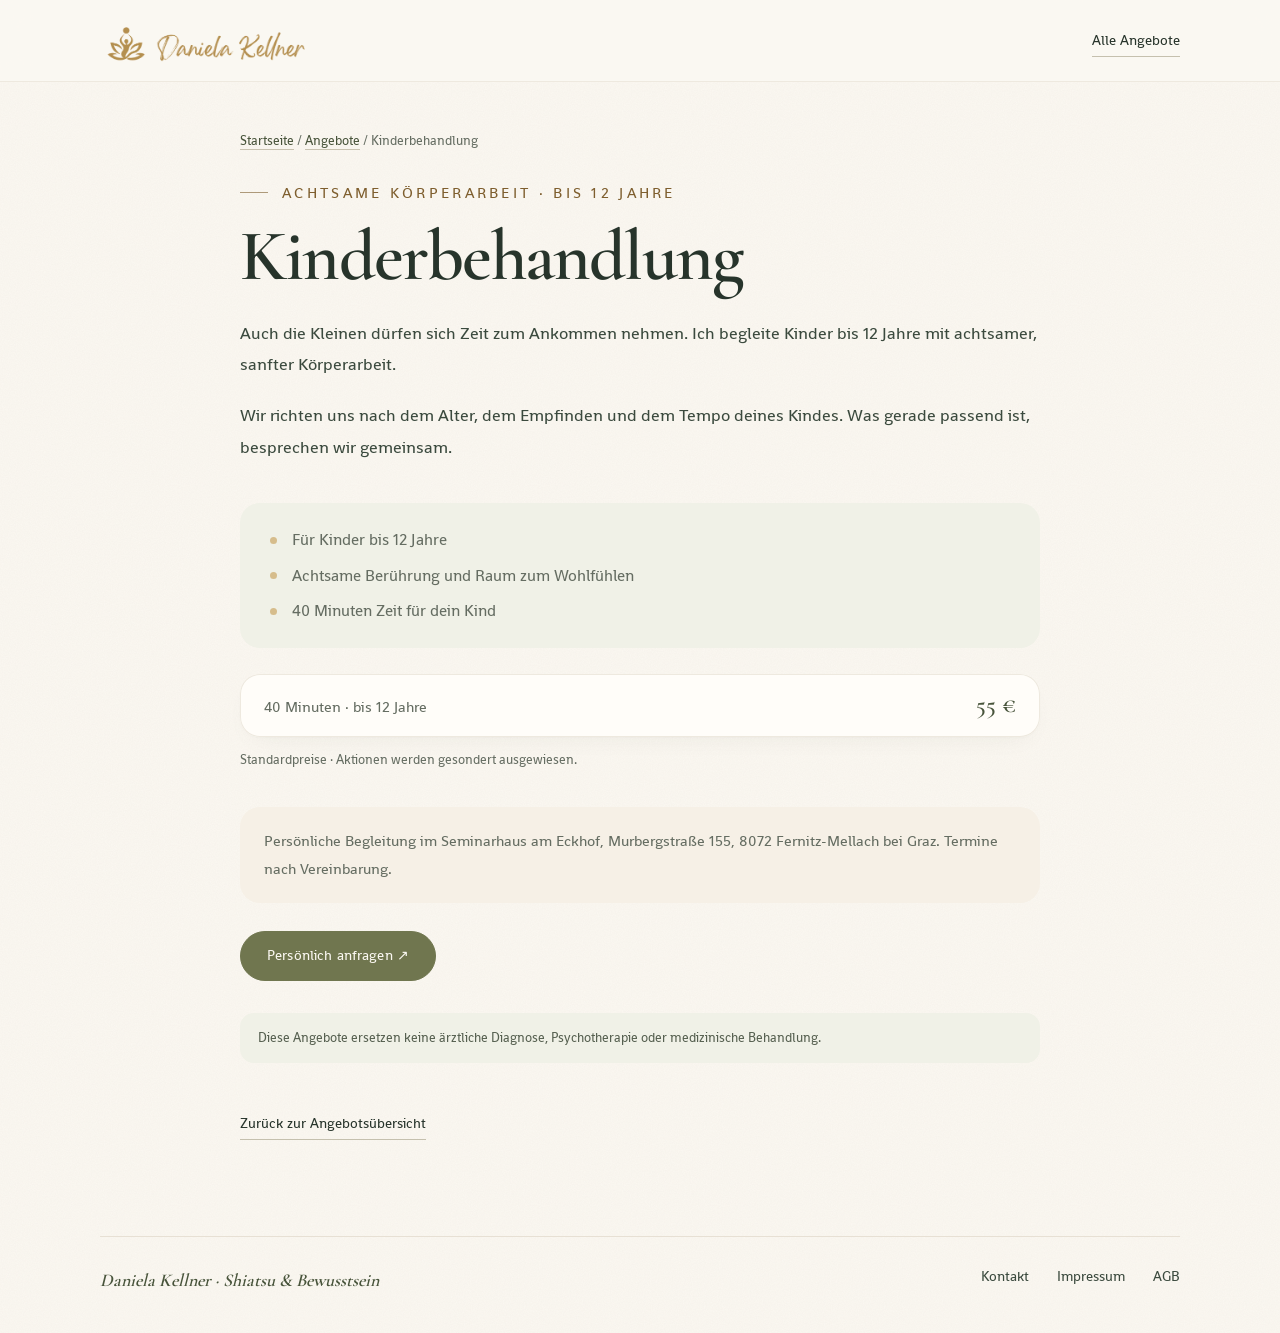
<file: website/angebote/kinderbehandlung/index.html>
<!doctype html>
<html lang="de"><head><meta charset="utf-8"><meta name="viewport" content="width=device-width, initial-scale=1">
<title>Shiatsu-Körperarbeit für Kinder bei Graz | Daniela Kellner</title><meta name="description" content="Sanfte, individuelle Körperarbeit für Kinder bis zwölf Jahre mit Daniela Kellner in Mellach bei Graz. Zeit zum Ankommen und Wohlfühlen."><meta name="robots" content="index,follow"><link rel="canonical" href="https://shiatsu-kellner.at/angebote/kinderbehandlung/">
<meta property="og:type" content="website"><meta property="og:title" content="Shiatsu-Körperarbeit für Kinder bei Graz | Daniela Kellner"><meta property="og:description" content="Sanfte, individuelle Körperarbeit für Kinder bis zwölf Jahre mit Daniela Kellner in Mellach bei Graz. Zeit zum Ankommen und Wohlfühlen."><meta property="og:url" content="https://shiatsu-kellner.at/angebote/kinderbehandlung/"><meta property="og:image" content="https://shiatsu-kellner.at/assets/daniela-logo.webp">
<link rel="icon" href="../../assets/logo-claim.png"><link rel="stylesheet" href="../../style.css?v=20261120-mobil-fest"><script type="application/ld+json">{"@context":"https://schema.org","@graph":[{"@type":"Service","@id":"https://shiatsu-kellner.at/angebote/kinderbehandlung/#angebot","name":"Kinderbehandlung","serviceType":"Kinderbehandlung","description":"Sanfte, individuelle Körperarbeit für Kinder bis zwölf Jahre mit Daniela Kellner in Mellach bei Graz. Zeit zum Ankommen und Wohlfühlen.","url":"https://shiatsu-kellner.at/angebote/kinderbehandlung/","provider":{"@id":"https://shiatsu-kellner.at/#praxis"},"areaServed":["Enzelsdorf","Graz","Graz-Umgebung Süd"]},{"@type":"BreadcrumbList","itemListElement":[{"@type":"ListItem","position":1,"name":"Startseite","item":"https://shiatsu-kellner.at/"},{"@type":"ListItem","position":2,"name":"Kinderbehandlung","item":"https://shiatsu-kellner.at/angebote/kinderbehandlung/"}]}]}</script><script src="../../pageview.js?v=20261123" defer></script></head>
<body><a class="skip-link" href="#inhalt">Zum Inhalt</a><header class="service-page-header"><a class="brand" href="../../" aria-label="Daniela Kellner – Startseite"><img src="../../assets/daniela-logo.webp" width="1200" height="218" alt="Daniela Kellner"></a><a class="text-link" href="../../#angebot">Alle Angebote</a></header>
<main id="inhalt" class="service-page"><nav class="service-page-breadcrumb" aria-label="Brotkrumennavigation"><a href="../../">Startseite</a> / <a href="../../#angebot">Angebote</a> / Kinderbehandlung</nav>
<article class="detail-body"><p class="eyebrow">ACHTSAME KÖRPERARBEIT · BIS 12 JAHRE</p><h1>Kinderbehandlung</h1><p>Auch die Kleinen dürfen sich Zeit zum Ankommen nehmen. Ich begleite Kinder bis 12 Jahre mit achtsamer, sanfter Körperarbeit.</p>
<p>Wir richten uns nach dem Alter, dem Empfinden und dem Tempo deines Kindes. Was gerade passend ist, besprechen wir gemeinsam.</p>
<ul><li>Für Kinder bis 12 Jahre</li><li>Achtsame Berührung und Raum zum Wohlfühlen</li><li>40 Minuten Zeit für dein Kind</li></ul><dl class="treatment-prices"><div><dt>40 Minuten · bis 12 Jahre</dt><dd>55 €</dd></div></dl><p class="price-note">Standardpreise · Aktionen werden gesondert ausgewiesen.</p>
<p class="service-page-location">Persönliche Begleitung im Seminarhaus am Eckhof, Murbergstraße 155, 8072 Fernitz-Mellach bei Graz. Termine nach Vereinbarung.</p>
<a class="button" href="mailto:daniela@shiatsu-kellner.at?subject=Anfrage%3A%20Kinderbehandlung">Persönlich anfragen ↗</a>
<p class="medical-note">Diese Angebote ersetzen keine ärztliche Diagnose, Psychotherapie oder medizinische Behandlung.</p><a class="text-link" href="../../#angebot">Zurück zur Angebotsübersicht</a></article></main>
<footer class="service-page-footer"><span>Daniela Kellner · Shiatsu &amp; Bewusstsein</span><a href="../../#kontakt">Kontakt</a><a href="../../impressum/">Impressum</a><a href="../../agb/">AGB</a></footer></body></html>
</file>
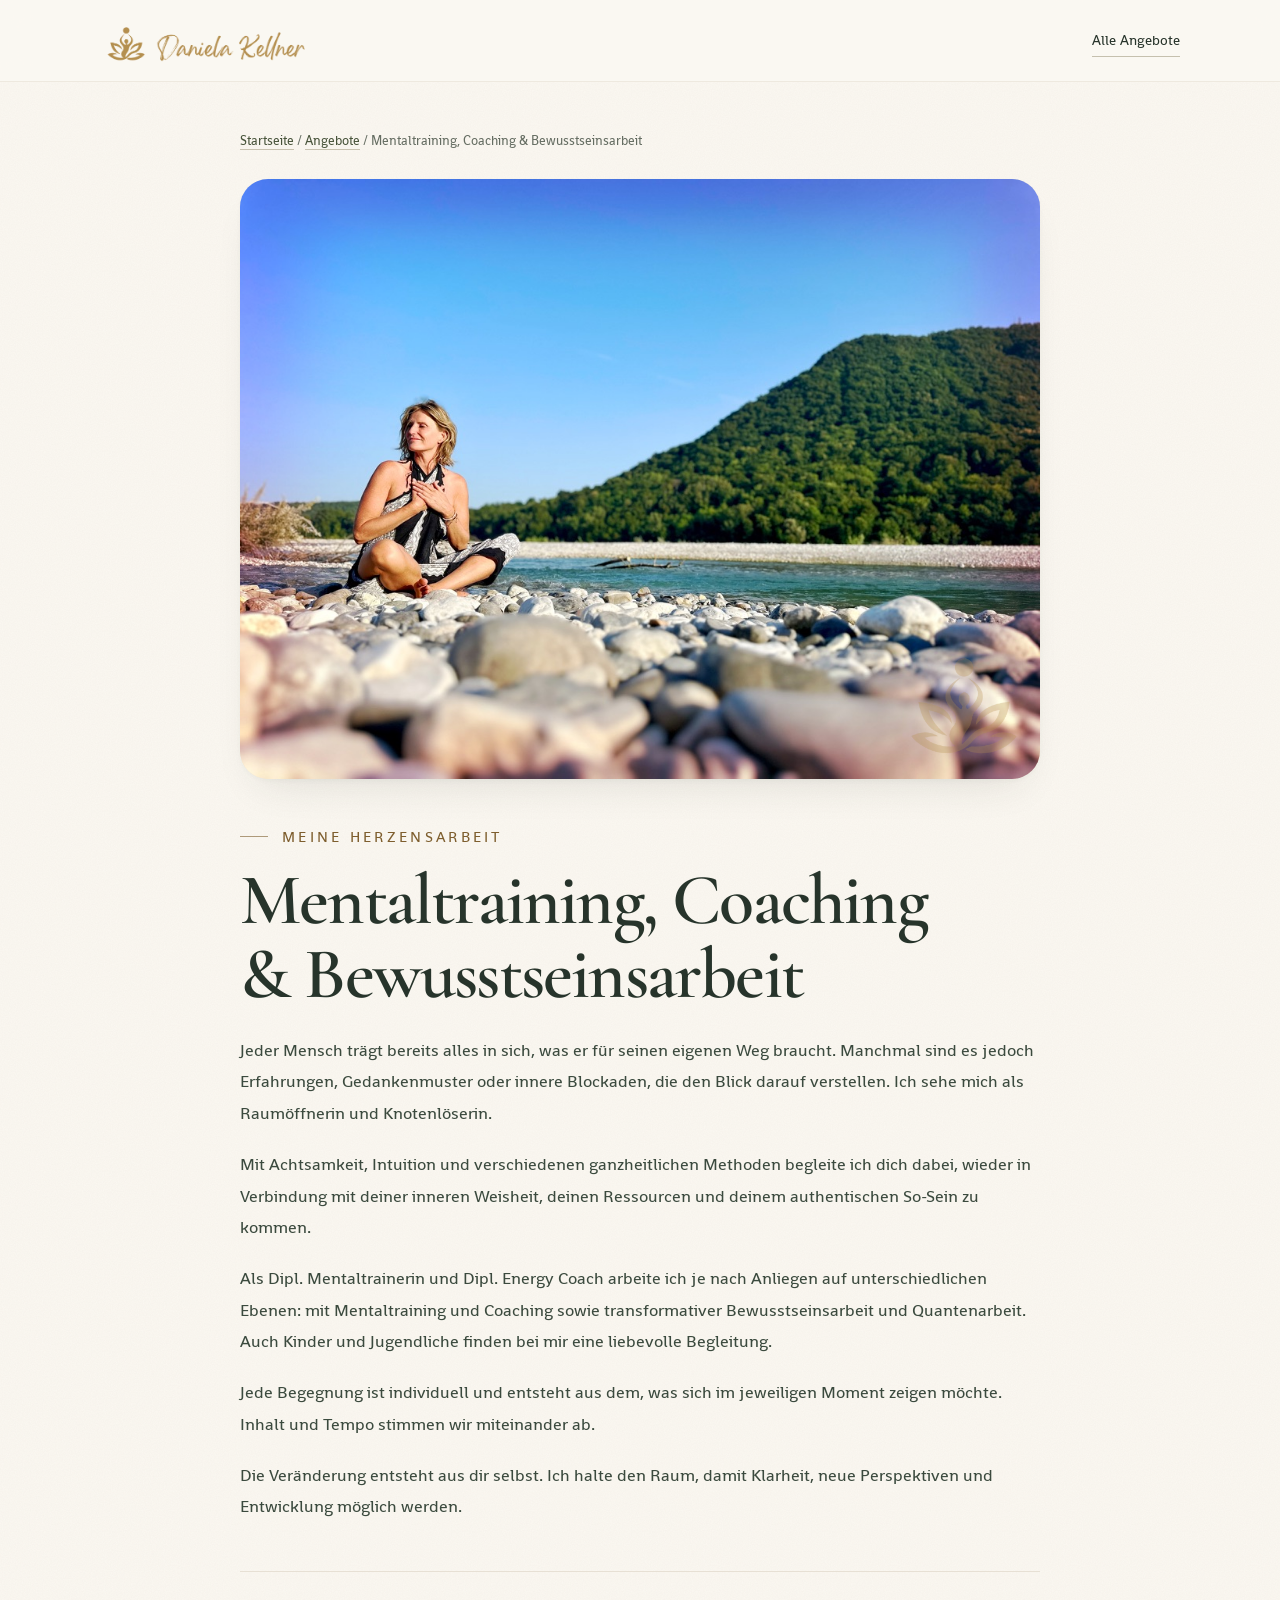
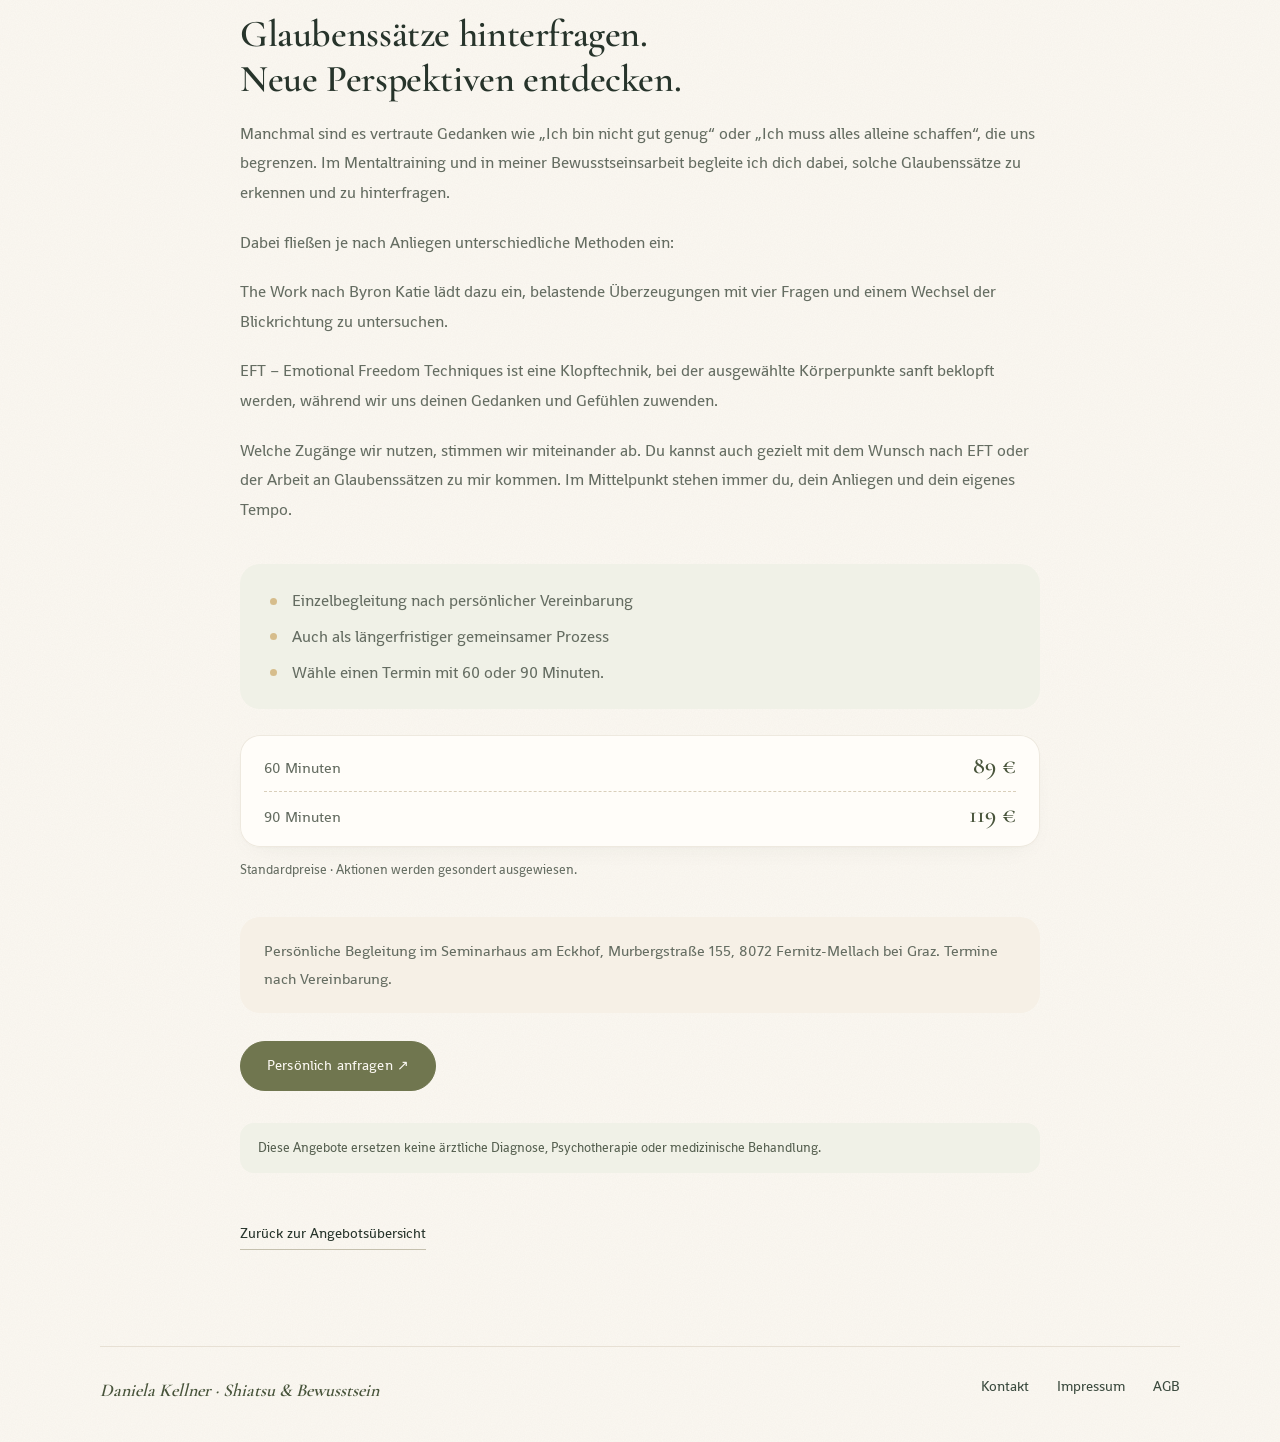
<file: website/angebote/mentaltraining-coaching/index.html>
<!doctype html>
<html lang="de"><head><meta charset="utf-8"><meta name="viewport" content="width=device-width, initial-scale=1">
<title>Mentaltraining &amp; Coaching bei Graz | Daniela Kellner</title><meta name="description" content="Mentaltraining, Coaching und Bewusstseinsarbeit mit Daniela Kellner in Mellach bei Graz. Raum für deine Ressourcen und neue Perspektiven."><meta name="robots" content="index,follow"><link rel="canonical" href="https://shiatsu-kellner.at/angebote/mentaltraining-coaching/">
<meta property="og:type" content="website"><meta property="og:title" content="Mentaltraining &amp; Coaching bei Graz | Daniela Kellner"><meta property="og:description" content="Mentaltraining, Coaching und Bewusstseinsarbeit mit Daniela Kellner in Mellach bei Graz. Raum für deine Ressourcen und neue Perspektiven."><meta property="og:url" content="https://shiatsu-kellner.at/angebote/mentaltraining-coaching/"><meta property="og:image" content="https://shiatsu-kellner.at/assets/mentaltraining-daniela-am-fluss.svg">
<link rel="icon" href="../../assets/logo-claim.png"><link rel="stylesheet" href="../../style.css?v=20261120-mobil-fest"><script type="application/ld+json">{"@context":"https://schema.org","@graph":[{"@type":"Service","@id":"https://shiatsu-kellner.at/angebote/mentaltraining-coaching/#angebot","name":"Mentaltraining, Coaching & Bewusstseinsarbeit","serviceType":"Mentaltraining, Coaching & Bewusstseinsarbeit","description":"Mentaltraining, Coaching und Bewusstseinsarbeit mit Daniela Kellner in Mellach bei Graz. Raum für deine Ressourcen und neue Perspektiven.","url":"https://shiatsu-kellner.at/angebote/mentaltraining-coaching/","provider":{"@id":"https://shiatsu-kellner.at/#praxis"},"areaServed":["Enzelsdorf","Graz","Graz-Umgebung Süd"]},{"@type":"BreadcrumbList","itemListElement":[{"@type":"ListItem","position":1,"name":"Startseite","item":"https://shiatsu-kellner.at/"},{"@type":"ListItem","position":2,"name":"Mentaltraining, Coaching & Bewusstseinsarbeit","item":"https://shiatsu-kellner.at/angebote/mentaltraining-coaching/"}]}]}</script><script src="../../pageview.js?v=20261123" defer></script></head>
<body><a class="skip-link" href="#inhalt">Zum Inhalt</a><header class="service-page-header"><a class="brand" href="../../" aria-label="Daniela Kellner – Startseite"><img src="../../assets/daniela-logo.webp" width="1200" height="218" alt="Daniela Kellner"></a><a class="text-link" href="../../#angebot">Alle Angebote</a></header>
<main id="inhalt" class="service-page"><nav class="service-page-breadcrumb" aria-label="Brotkrumennavigation"><a href="../../">Startseite</a> / <a href="../../#angebot">Angebote</a> / Mentaltraining, Coaching &amp; Bewusstseinsarbeit</nav>
<div class="service-page-media"><img src="../../assets/mentaltraining-daniela-am-fluss.svg" alt="Daniela sitzt mit den Händen am Herzen auf einem steinigen Flussufer in der Natur"></div><article class="detail-body"><p class="eyebrow">MEINE HERZENSARBEIT</p><h1>Mentaltraining, Coaching &amp; Bewusstseinsarbeit</h1><p>Jeder Mensch trägt bereits alles in sich, was er für seinen eigenen Weg braucht. Manchmal sind es jedoch Erfahrungen, Gedankenmuster oder innere Blockaden, die den Blick darauf verstellen. Ich sehe mich als Raumöffnerin und Knotenlöserin.</p>
<p>Mit Achtsamkeit, Intuition und verschiedenen ganzheitlichen Methoden begleite ich dich dabei, wieder in Verbindung mit deiner inneren Weisheit, deinen Ressourcen und deinem authentischen So-Sein zu kommen.</p>
<p>Als Dipl. Mentaltrainerin und Dipl. Energy Coach arbeite ich je nach Anliegen auf unterschiedlichen Ebenen: mit Mentaltraining und Coaching sowie transformativer Bewusstseinsarbeit und Quantenarbeit. Auch Kinder und Jugendliche finden bei mir eine liebevolle Begleitung.</p>
<p>Jede Begegnung ist individuell und entsteht aus dem, was sich im jeweiligen Moment zeigen möchte. Inhalt und Tempo stimmen wir miteinander ab.</p>
<p>Die Veränderung entsteht aus dir selbst. Ich halte den Raum, damit Klarheit, neue Perspektiven und Entwicklung möglich werden.</p><section class="detail-section"><h2>Glaubenssätze hinterfragen. Neue Perspektiven entdecken.</h2><p>Manchmal sind es vertraute Gedanken wie „Ich bin nicht gut genug“ oder „Ich muss alles alleine schaffen“, die uns begrenzen. Im Mentaltraining und in meiner Bewusstseinsarbeit begleite ich dich dabei, solche Glaubenssätze zu erkennen und zu hinterfragen.</p>
<p>Dabei fließen je nach Anliegen unterschiedliche Methoden ein:</p>
<p>The Work nach Byron Katie lädt dazu ein, belastende Überzeugungen mit vier Fragen und einem Wechsel der Blickrichtung zu untersuchen.</p>
<p>EFT – Emotional Freedom Techniques ist eine Klopftechnik, bei der ausgewählte Körperpunkte sanft beklopft werden, während wir uns deinen Gedanken und Gefühlen zuwenden.</p>
<p>Welche Zugänge wir nutzen, stimmen wir miteinander ab. Du kannst auch gezielt mit dem Wunsch nach EFT oder der Arbeit an Glaubenssätzen zu mir kommen. Im Mittelpunkt stehen immer du, dein Anliegen und dein eigenes Tempo.</p></section>
<ul><li>Einzelbegleitung nach persönlicher Vereinbarung</li><li>Auch als längerfristiger gemeinsamer Prozess</li><li>Wähle einen Termin mit 60 oder 90 Minuten.</li></ul><dl class="treatment-prices"><div><dt>60 Minuten</dt><dd>89 €</dd></div><div><dt>90 Minuten</dt><dd>119 €</dd></div></dl><p class="price-note">Standardpreise · Aktionen werden gesondert ausgewiesen.</p>
<p class="service-page-location">Persönliche Begleitung im Seminarhaus am Eckhof, Murbergstraße 155, 8072 Fernitz-Mellach bei Graz. Termine nach Vereinbarung.</p>
<a class="button" href="mailto:daniela@shiatsu-kellner.at?subject=Anfrage%3A%20Mentaltraining%2C%20Coaching%20%26%20Bewusstseinsarbeit">Persönlich anfragen ↗</a>
<p class="medical-note">Diese Angebote ersetzen keine ärztliche Diagnose, Psychotherapie oder medizinische Behandlung.</p><a class="text-link" href="../../#angebot">Zurück zur Angebotsübersicht</a></article></main>
<footer class="service-page-footer"><span>Daniela Kellner · Shiatsu &amp; Bewusstsein</span><a href="../../#kontakt">Kontakt</a><a href="../../impressum/">Impressum</a><a href="../../agb/">AGB</a></footer></body></html>
</file>
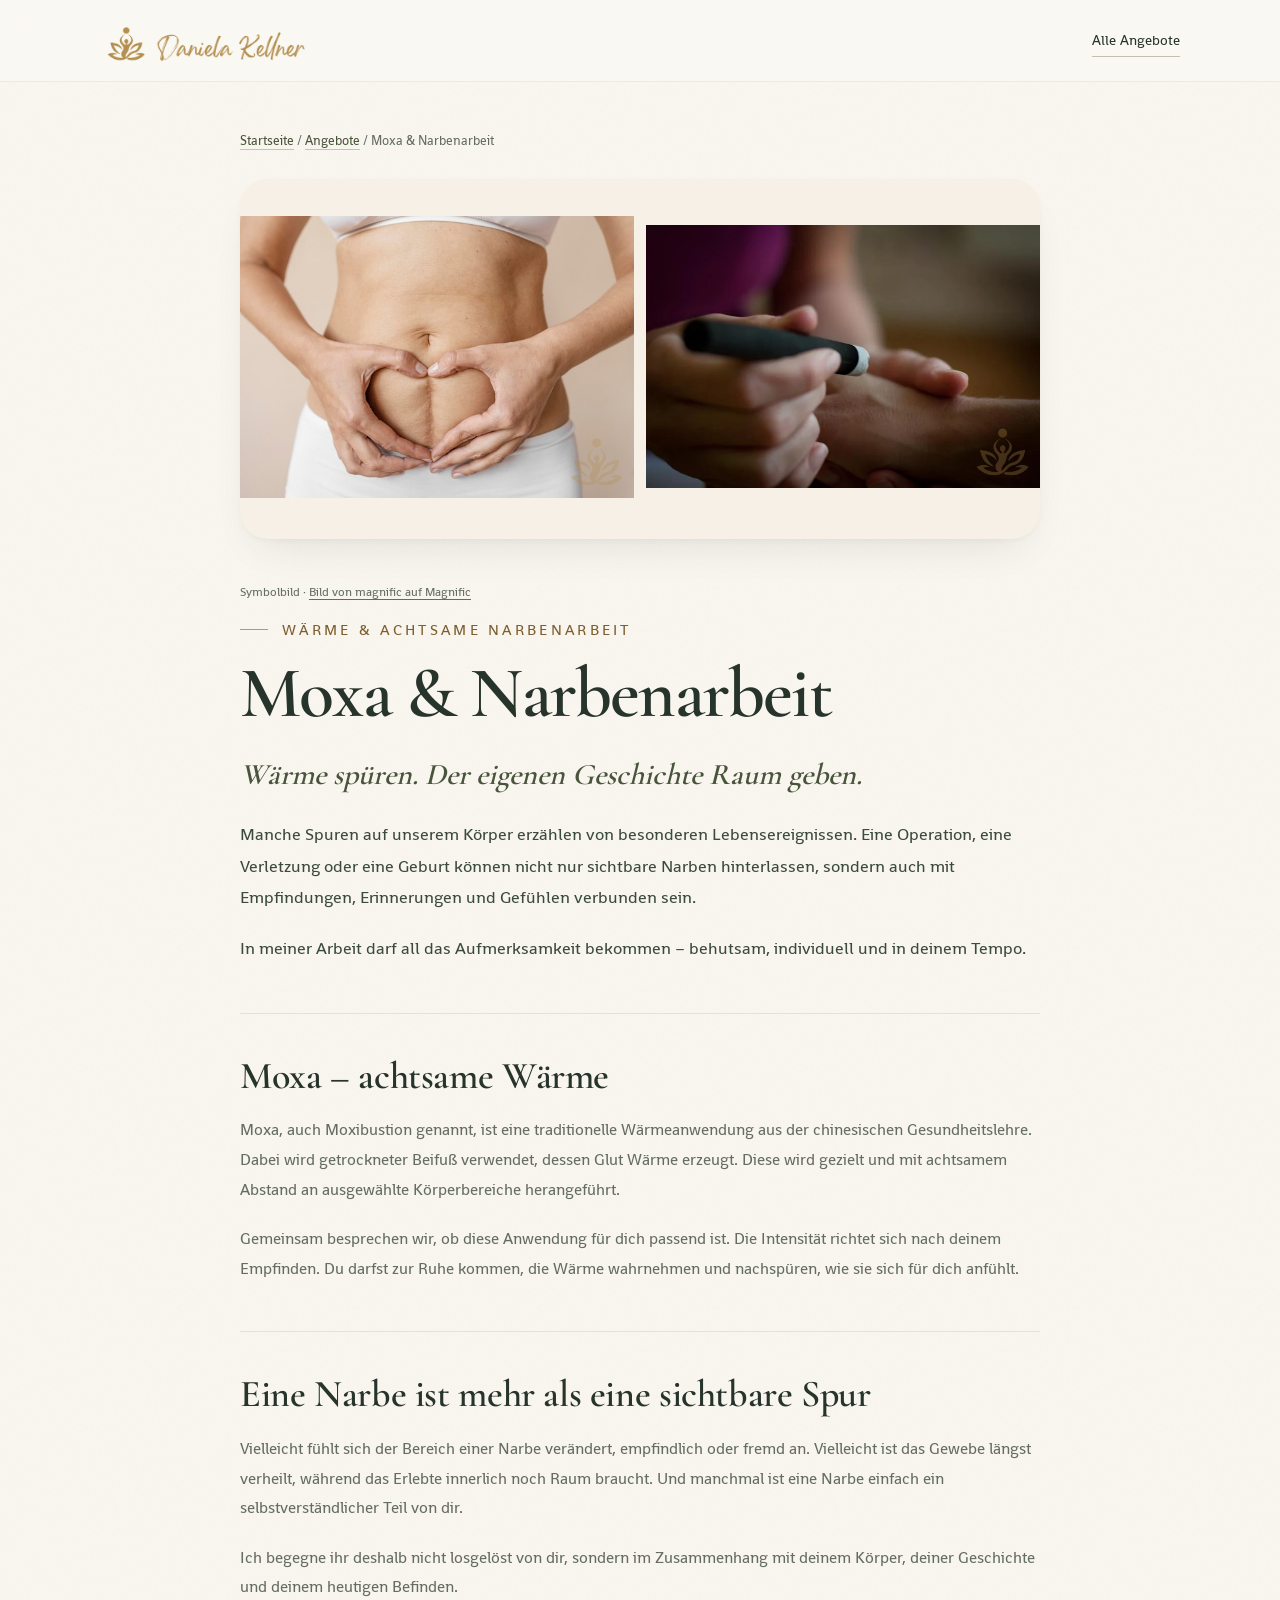
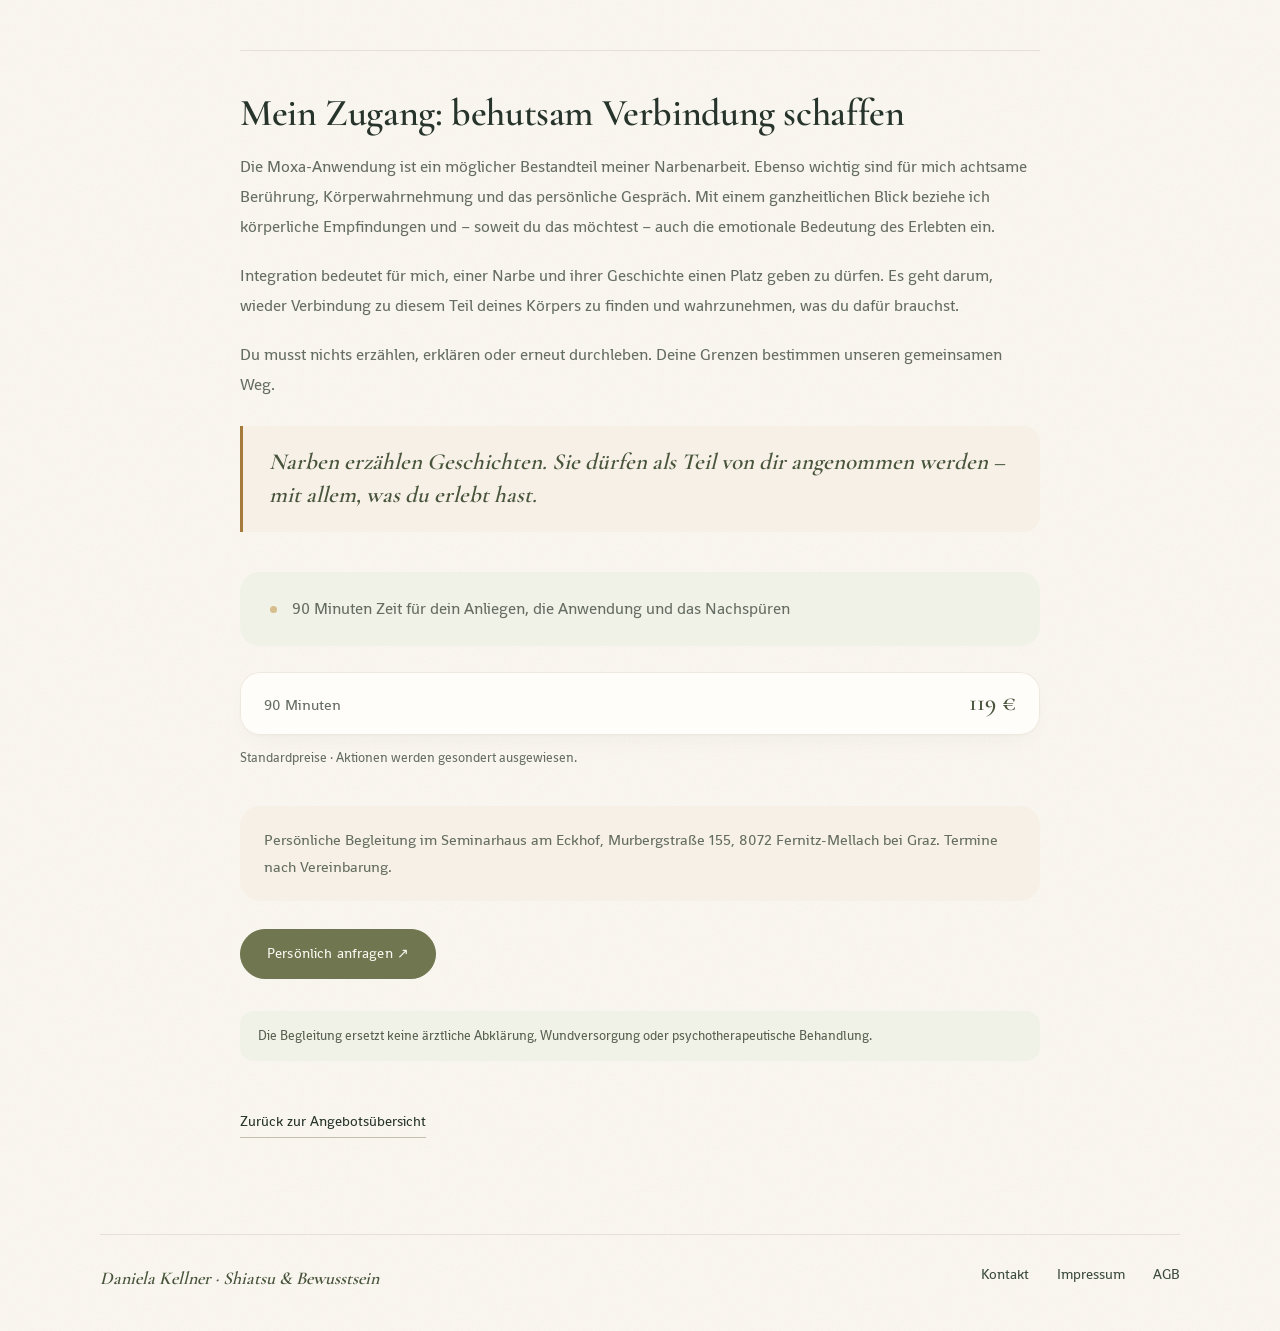
<file: website/angebote/moxa-narbenarbeit/index.html>
<!doctype html>
<html lang="de"><head><meta charset="utf-8"><meta name="viewport" content="width=device-width, initial-scale=1">
<title>Moxa &amp; Narbenarbeit in Mellach | Daniela Kellner</title><meta name="description" content="Achtsame Moxa-Wärmeanwendungen und ganzheitliche Narbenarbeit mit Daniela Kellner in Mellach bei Graz. Individuell und in deinem Tempo."><meta name="robots" content="index,follow"><link rel="canonical" href="https://shiatsu-kellner.at/angebote/moxa-narbenarbeit/">
<meta property="og:type" content="website"><meta property="og:title" content="Moxa &amp; Narbenarbeit in Mellach | Daniela Kellner"><meta property="og:description" content="Achtsame Moxa-Wärmeanwendungen und ganzheitliche Narbenarbeit mit Daniela Kellner in Mellach bei Graz. Individuell und in deinem Tempo."><meta property="og:url" content="https://shiatsu-kellner.at/angebote/moxa-narbenarbeit/"><meta property="og:image" content="https://shiatsu-kellner.at/assets/gallery/wm-20261120/narben-herzhaende.svg">
<link rel="icon" href="../../assets/logo-claim.png"><link rel="stylesheet" href="../../style.css?v=20261120-mobil-fest"><script type="application/ld+json">{"@context":"https://schema.org","@graph":[{"@type":"Service","@id":"https://shiatsu-kellner.at/angebote/moxa-narbenarbeit/#angebot","name":"Moxa & Narbenarbeit","serviceType":"Moxa & Narbenarbeit","description":"Achtsame Moxa-Wärmeanwendungen und ganzheitliche Narbenarbeit mit Daniela Kellner in Mellach bei Graz. Individuell und in deinem Tempo.","url":"https://shiatsu-kellner.at/angebote/moxa-narbenarbeit/","provider":{"@id":"https://shiatsu-kellner.at/#praxis"},"areaServed":["Enzelsdorf","Graz","Graz-Umgebung Süd"]},{"@type":"BreadcrumbList","itemListElement":[{"@type":"ListItem","position":1,"name":"Startseite","item":"https://shiatsu-kellner.at/"},{"@type":"ListItem","position":2,"name":"Moxa & Narbenarbeit","item":"https://shiatsu-kellner.at/angebote/moxa-narbenarbeit/"}]}]}</script><script src="../../pageview.js?v=20261123" defer></script></head>
<body><a class="skip-link" href="#inhalt">Zum Inhalt</a><header class="service-page-header"><a class="brand" href="../../" aria-label="Daniela Kellner – Startseite"><img src="../../assets/daniela-logo.webp" width="1200" height="218" alt="Daniela Kellner"></a><a class="text-link" href="../../#angebot">Alle Angebote</a></header>
<main id="inhalt" class="service-page"><nav class="service-page-breadcrumb" aria-label="Brotkrumennavigation"><a href="../../">Startseite</a> / <a href="../../#angebot">Angebote</a> / Moxa &amp; Narbenarbeit</nav>
<div class="service-page-media service-page-media--moxa"><img src="../../assets/gallery/wm-20261120/narben-herzhaende.svg" alt="Hände formen ein Herz über dem Unterbauch"><img src="../../assets/gallery/wm-20261120/moxa.svg" alt="Eine Moxa-Wärmeanwendung im Bereich einer Hand"></div><p class="image-credit">Symbolbild · <a href="https://www.magnific.com/free-photo/close-up-hands-making-heart-shape_12977278.htm" target="_blank" rel="noopener">Bild von magnific auf Magnific</a></p><article class="detail-body"><p class="eyebrow">WÄRME &amp; ACHTSAME NARBENARBEIT</p><h1>Moxa &amp; Narbenarbeit</h1><p class="detail-subtitle"><em>Wärme spüren. Der eigenen Geschichte Raum geben.</em></p><p>Manche Spuren auf unserem Körper erzählen von besonderen Lebensereignissen. Eine Operation, eine Verletzung oder eine Geburt können nicht nur sichtbare Narben hinterlassen, sondern auch mit Empfindungen, Erinnerungen und Gefühlen verbunden sein.</p>
<p>In meiner Arbeit darf all das Aufmerksamkeit bekommen – behutsam, individuell und in deinem Tempo.</p><section class="detail-section"><h2>Moxa – achtsame Wärme</h2><p>Moxa, auch Moxibustion genannt, ist eine traditionelle Wärmeanwendung aus der chinesischen Gesundheitslehre. Dabei wird getrockneter Beifuß verwendet, dessen Glut Wärme erzeugt. Diese wird gezielt und mit achtsamem Abstand an ausgewählte Körperbereiche herangeführt.</p>
<p>Gemeinsam besprechen wir, ob diese Anwendung für dich passend ist. Die Intensität richtet sich nach deinem Empfinden. Du darfst zur Ruhe kommen, die Wärme wahrnehmen und nachspüren, wie sie sich für dich anfühlt.</p></section>
<section class="detail-section"><h2>Eine Narbe ist mehr als eine sichtbare Spur</h2><p>Vielleicht fühlt sich der Bereich einer Narbe verändert, empfindlich oder fremd an. Vielleicht ist das Gewebe längst verheilt, während das Erlebte innerlich noch Raum braucht. Und manchmal ist eine Narbe einfach ein selbstverständlicher Teil von dir.</p>
<p>Ich begegne ihr deshalb nicht losgelöst von dir, sondern im Zusammenhang mit deinem Körper, deiner Geschichte und deinem heutigen Befinden.</p></section>
<section class="detail-section"><h2>Mein Zugang: behutsam Verbindung schaffen</h2><p>Die Moxa-Anwendung ist ein möglicher Bestandteil meiner Narbenarbeit. Ebenso wichtig sind für mich achtsame Berührung, Körperwahrnehmung und das persönliche Gespräch. Mit einem ganzheitlichen Blick beziehe ich körperliche Empfindungen und – soweit du das möchtest – auch die emotionale Bedeutung des Erlebten ein.</p>
<p>Integration bedeutet für mich, einer Narbe und ihrer Geschichte einen Platz geben zu dürfen. Es geht darum, wieder Verbindung zu diesem Teil deines Körpers zu finden und wahrzunehmen, was du dafür brauchst.</p>
<p>Du musst nichts erzählen, erklären oder erneut durchleben. Deine Grenzen bestimmen unseren gemeinsamen Weg.</p><blockquote class="detail-quote">Narben erzählen Geschichten. Sie dürfen als Teil von dir angenommen werden – mit allem, was du erlebt hast.</blockquote></section>
<ul><li>90 Minuten Zeit für dein Anliegen, die Anwendung und das Nachspüren</li></ul><dl class="treatment-prices"><div><dt>90 Minuten</dt><dd>119 €</dd></div></dl><p class="price-note">Standardpreise · Aktionen werden gesondert ausgewiesen.</p>
<p class="service-page-location">Persönliche Begleitung im Seminarhaus am Eckhof, Murbergstraße 155, 8072 Fernitz-Mellach bei Graz. Termine nach Vereinbarung.</p>
<a class="button" href="mailto:daniela@shiatsu-kellner.at?subject=Anfrage%3A%20Moxa%20%26%20Narbenarbeit">Persönlich anfragen ↗</a>
<p class="medical-note">Die Begleitung ersetzt keine ärztliche Abklärung, Wundversorgung oder psychotherapeutische Behandlung.</p><a class="text-link" href="../../#angebot">Zurück zur Angebotsübersicht</a></article></main>
<footer class="service-page-footer"><span>Daniela Kellner · Shiatsu &amp; Bewusstsein</span><a href="../../#kontakt">Kontakt</a><a href="../../impressum/">Impressum</a><a href="../../agb/">AGB</a></footer></body></html>
</file>
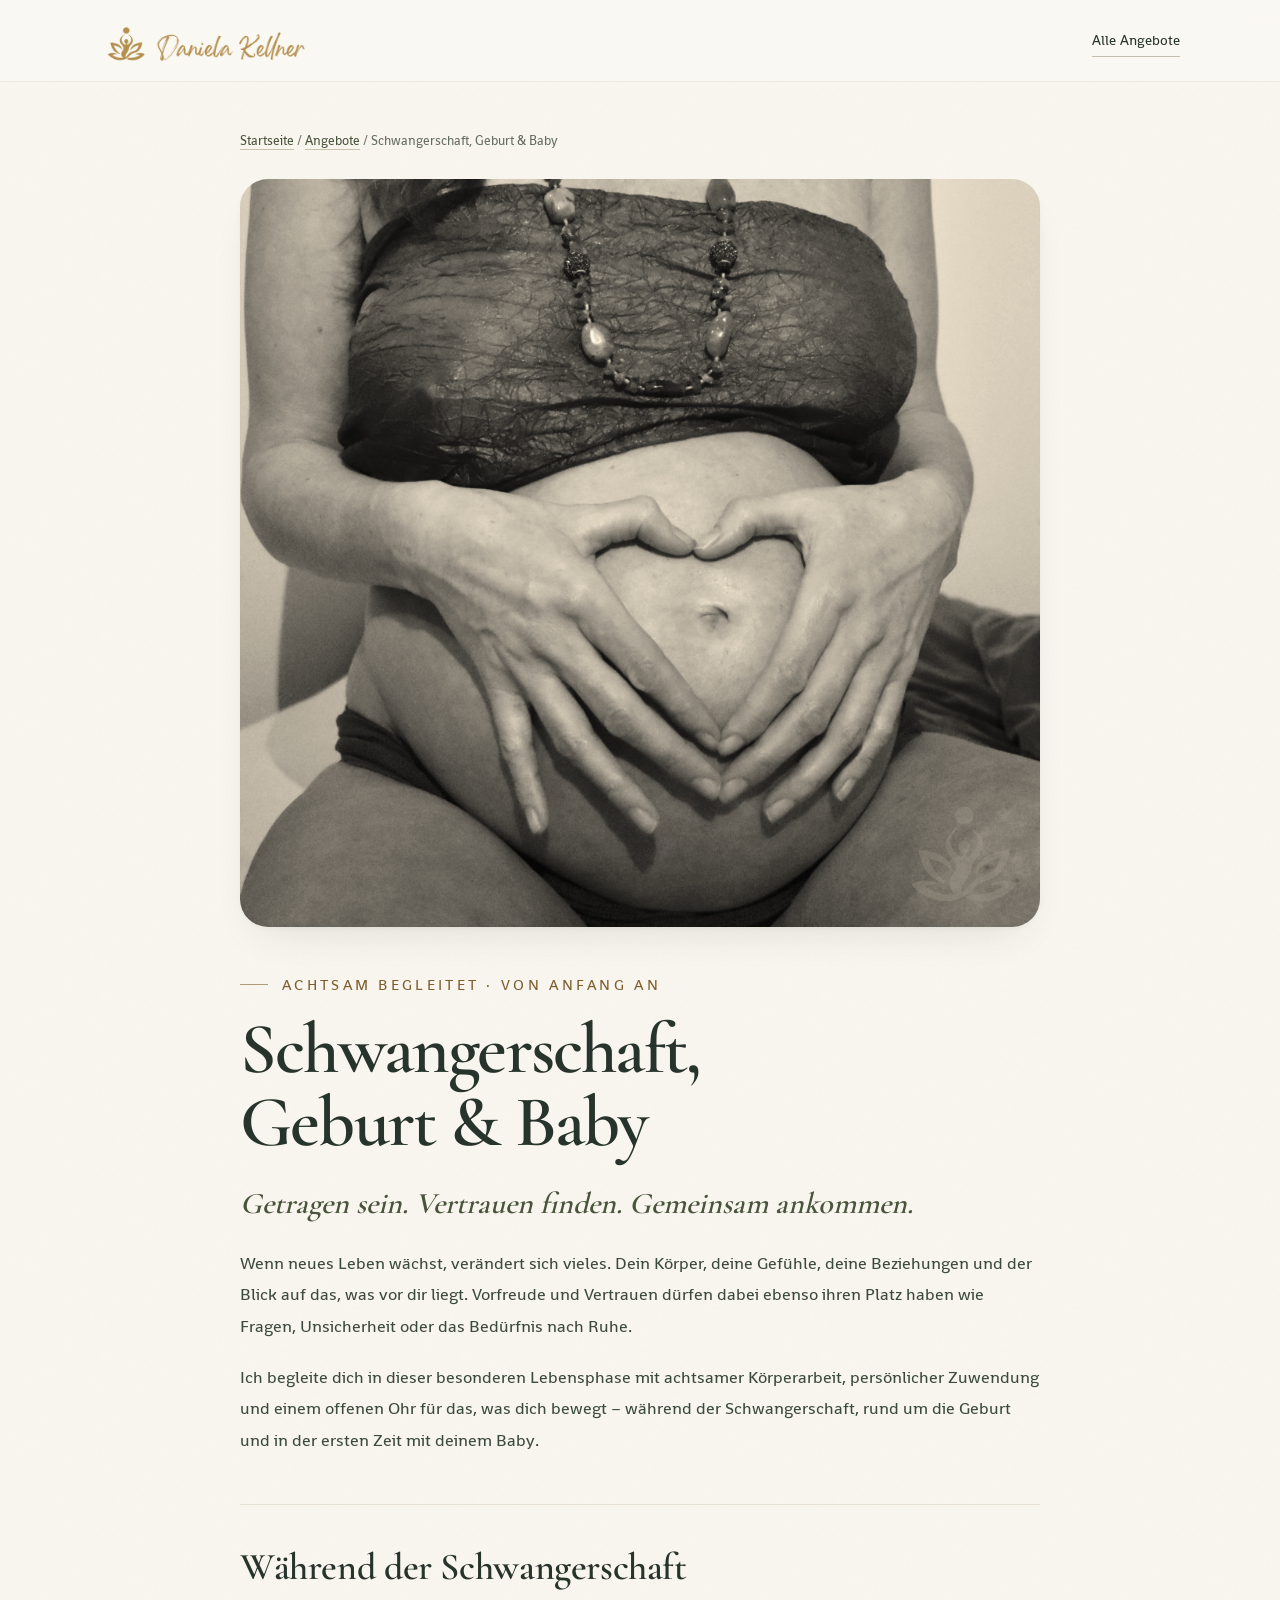
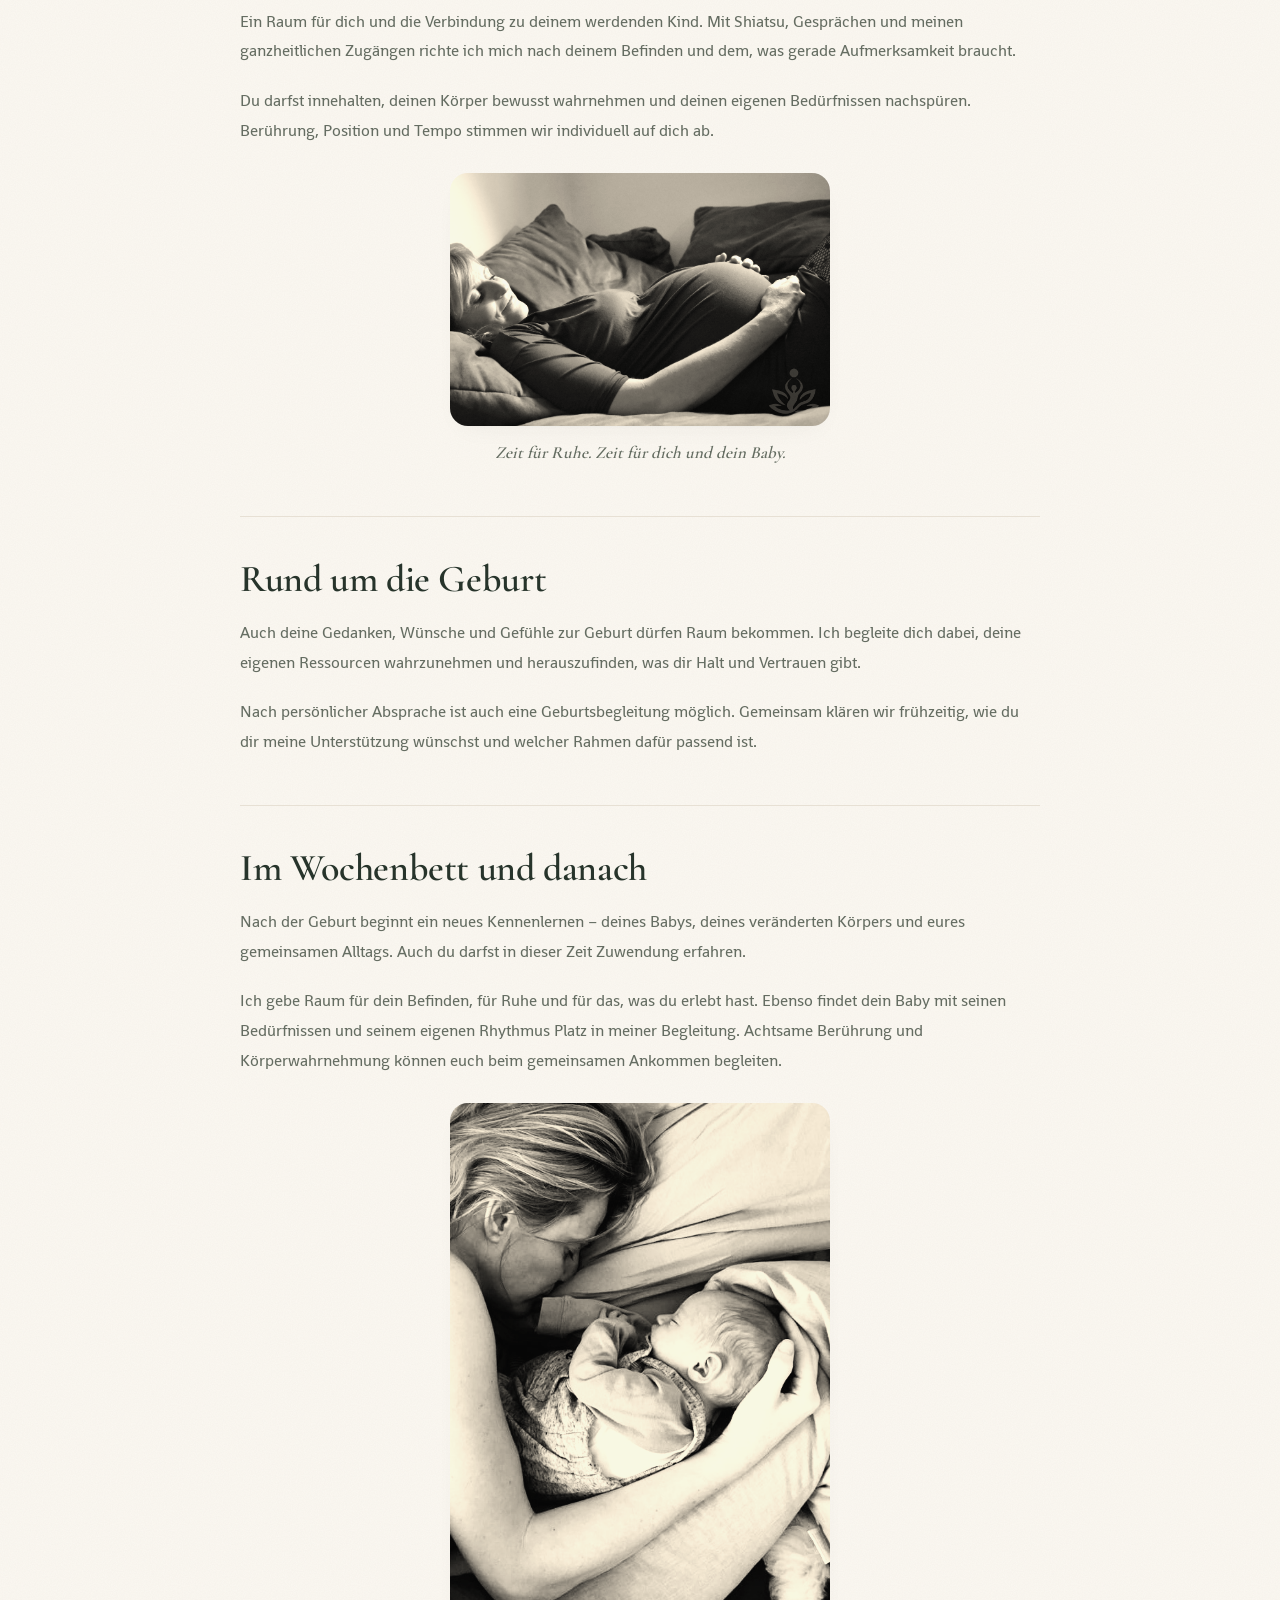
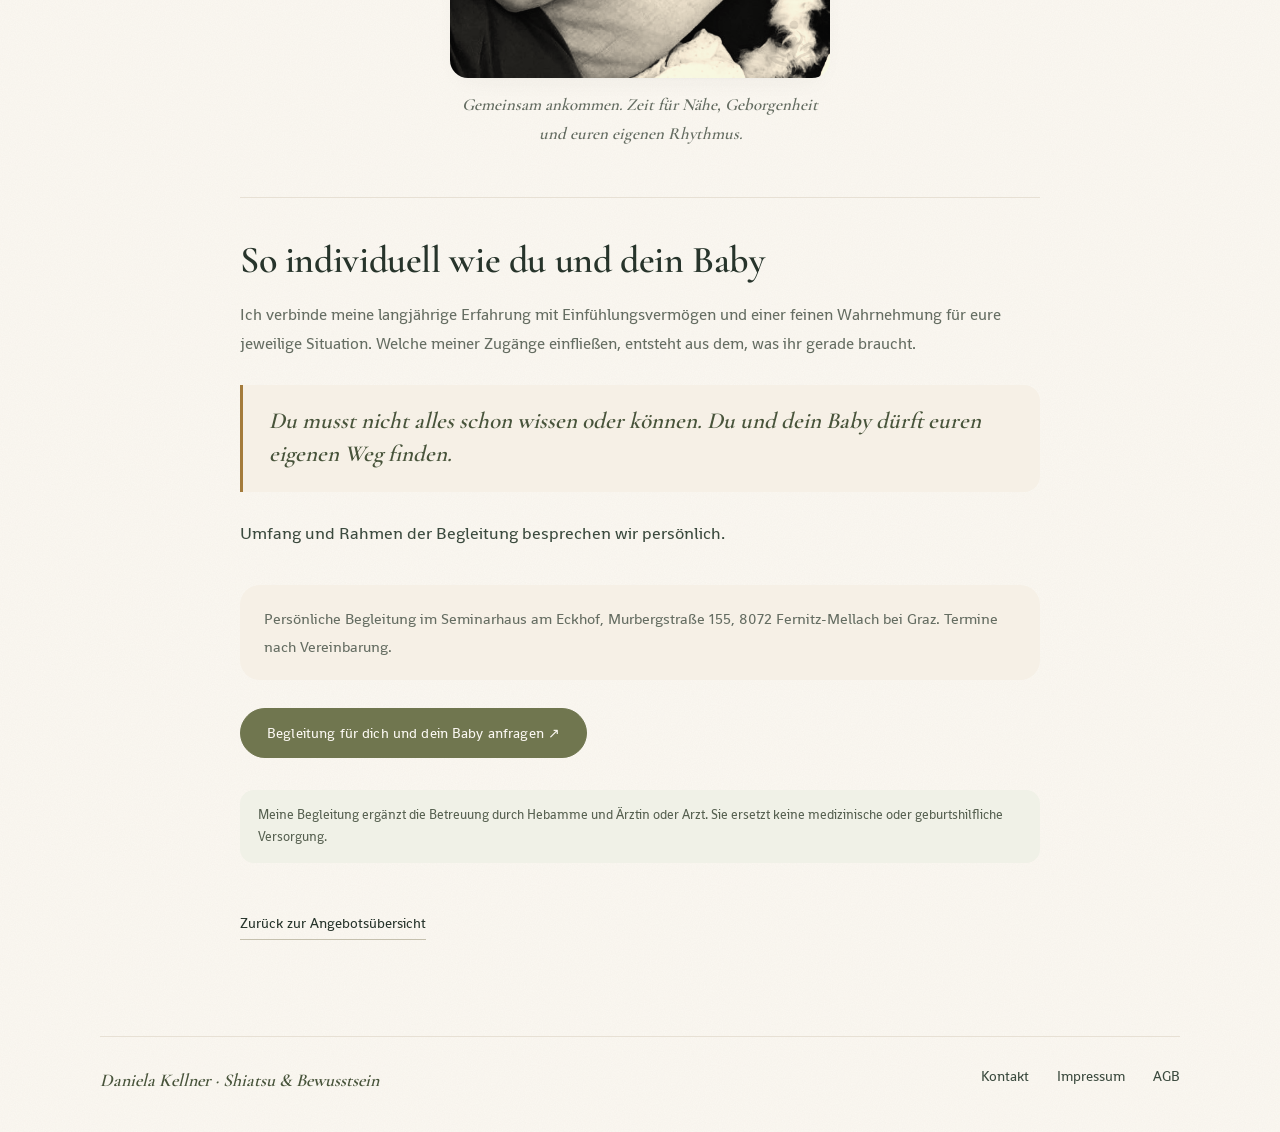
<file: website/angebote/schwangerschaft-geburt-baby/index.html>
<!doctype html>
<html lang="de"><head><meta charset="utf-8"><meta name="viewport" content="width=device-width, initial-scale=1">
<title>Shiatsu in der Schwangerschaft &amp; Babybegleitung | Daniela Kellner</title><meta name="description" content="Begleitung mit Daniela Kellner in Mellach bei Graz: Shiatsu in der Schwangerschaft, Geburtsbegleitung nach Absprache, Wochenbett und Babyzeit."><meta name="robots" content="index,follow"><link rel="canonical" href="https://shiatsu-kellner.at/angebote/schwangerschaft-geburt-baby/">
<meta property="og:type" content="website"><meta property="og:title" content="Shiatsu in der Schwangerschaft &amp; Babybegleitung | Daniela Kellner"><meta property="og:description" content="Begleitung mit Daniela Kellner in Mellach bei Graz: Shiatsu in der Schwangerschaft, Geburtsbegleitung nach Absprache, Wochenbett und Babyzeit."><meta property="og:url" content="https://shiatsu-kellner.at/angebote/schwangerschaft-geburt-baby/"><meta property="og:image" content="https://shiatsu-kellner.at/assets/gallery/wm-20261115/schwangerschaft-herzhaende.svg">
<link rel="icon" href="../../assets/logo-claim.png"><link rel="stylesheet" href="../../style.css?v=20261120-mobil-fest"><script type="application/ld+json">{"@context":"https://schema.org","@graph":[{"@type":"Service","@id":"https://shiatsu-kellner.at/angebote/schwangerschaft-geburt-baby/#angebot","name":"Schwangerschaft, Geburt & Baby","serviceType":"Schwangerschaft, Geburt & Baby","description":"Begleitung mit Daniela Kellner in Mellach bei Graz: Shiatsu in der Schwangerschaft, Geburtsbegleitung nach Absprache, Wochenbett und Babyzeit.","url":"https://shiatsu-kellner.at/angebote/schwangerschaft-geburt-baby/","provider":{"@id":"https://shiatsu-kellner.at/#praxis"},"areaServed":["Enzelsdorf","Graz","Graz-Umgebung Süd"]},{"@type":"BreadcrumbList","itemListElement":[{"@type":"ListItem","position":1,"name":"Startseite","item":"https://shiatsu-kellner.at/"},{"@type":"ListItem","position":2,"name":"Schwangerschaft, Geburt & Baby","item":"https://shiatsu-kellner.at/angebote/schwangerschaft-geburt-baby/"}]}]}</script><script src="../../pageview.js?v=20261123" defer></script></head>
<body><a class="skip-link" href="#inhalt">Zum Inhalt</a><header class="service-page-header"><a class="brand" href="../../" aria-label="Daniela Kellner – Startseite"><img src="../../assets/daniela-logo.webp" width="1200" height="218" alt="Daniela Kellner"></a><a class="text-link" href="../../#angebot">Alle Angebote</a></header>
<main id="inhalt" class="service-page"><nav class="service-page-breadcrumb" aria-label="Brotkrumennavigation"><a href="../../">Startseite</a> / <a href="../../#angebot">Angebote</a> / Schwangerschaft, Geburt &amp; Baby</nav>
<div class="service-page-media service-page-media--sepia"><img src="../../assets/gallery/wm-20261115/schwangerschaft-herzhaende.svg" alt="Danielas Hände bilden ein Herz auf ihrem schwangeren Bauch"></div><article class="detail-body"><p class="eyebrow">ACHTSAM BEGLEITET · VON ANFANG AN</p><h1>Schwangerschaft, Geburt &amp; Baby</h1><p class="detail-subtitle"><em>Getragen sein. Vertrauen finden. Gemeinsam ankommen.</em></p><p>Wenn neues Leben wächst, verändert sich vieles. Dein Körper, deine Gefühle, deine Beziehungen und der Blick auf das, was vor dir liegt. Vorfreude und Vertrauen dürfen dabei ebenso ihren Platz haben wie Fragen, Unsicherheit oder das Bedürfnis nach Ruhe.</p>
<p>Ich begleite dich in dieser besonderen Lebensphase mit achtsamer Körperarbeit, persönlicher Zuwendung und einem offenen Ohr für das, was dich bewegt – während der Schwangerschaft, rund um die Geburt und in der ersten Zeit mit deinem Baby.</p><section class="detail-section"><h2>Während der Schwangerschaft</h2><p>Ein Raum für dich und die Verbindung zu deinem werdenden Kind. Mit Shiatsu, Gesprächen und meinen ganzheitlichen Zugängen richte ich mich nach deinem Befinden und dem, was gerade Aufmerksamkeit braucht.</p>
<p>Du darfst innehalten, deinen Körper bewusst wahrnehmen und deinen eigenen Bedürfnissen nachspüren. Berührung, Position und Tempo stimmen wir individuell auf dich ab.</p><figure class="detail-section-photo"><img src="../../assets/gallery/wm-20261116/schwangerschaft-ruhe.svg" width="1087" height="723" alt="Daniela liegt entspannt auf dem Sofa und legt die Hände auf ihren schwangeren Bauch" loading="lazy"><figcaption>Zeit für Ruhe. Zeit für dich und dein Baby.</figcaption></figure></section>
<section class="detail-section"><h2>Rund um die Geburt</h2><p>Auch deine Gedanken, Wünsche und Gefühle zur Geburt dürfen Raum bekommen. Ich begleite dich dabei, deine eigenen Ressourcen wahrzunehmen und herauszufinden, was dir Halt und Vertrauen gibt.</p>
<p>Nach persönlicher Absprache ist auch eine Geburtsbegleitung möglich. Gemeinsam klären wir frühzeitig, wie du dir meine Unterstützung wünschst und welcher Rahmen dafür passend ist.</p></section>
<section class="detail-section"><h2>Im Wochenbett und danach</h2><p>Nach der Geburt beginnt ein neues Kennenlernen – deines Babys, deines veränderten Körpers und eures gemeinsamen Alltags. Auch du darfst in dieser Zeit Zuwendung erfahren.</p>
<p>Ich gebe Raum für dein Befinden, für Ruhe und für das, was du erlebt hast. Ebenso findet dein Baby mit seinen Bedürfnissen und seinem eigenen Rhythmus Platz in meiner Begleitung. Achtsame Berührung und Körperwahrnehmung können euch beim gemeinsamen Ankommen begleiten.</p><figure class="detail-section-photo"><img src="../../assets/gallery/wm-20261116/wochenbett-mutter-baby.svg" width="553" height="836" alt="Eine Mutter liegt ihrem schlafenden Baby zugewandt gegenüber und hält es liebevoll im Arm" loading="lazy"><figcaption>Gemeinsam ankommen. Zeit für Nähe, Geborgenheit und euren eigenen Rhythmus.</figcaption></figure></section>
<section class="detail-section"><h2>So individuell wie du und dein Baby</h2><p>Ich verbinde meine langjährige Erfahrung mit Einfühlungsvermögen und einer feinen Wahrnehmung für eure jeweilige Situation. Welche meiner Zugänge einfließen, entsteht aus dem, was ihr gerade braucht.</p><blockquote class="detail-quote">Du musst nicht alles schon wissen oder können. Du und dein Baby dürft euren eigenen Weg finden.</blockquote></section>
<p>Umfang und Rahmen der Begleitung besprechen wir persönlich.</p>
<p class="service-page-location">Persönliche Begleitung im Seminarhaus am Eckhof, Murbergstraße 155, 8072 Fernitz-Mellach bei Graz. Termine nach Vereinbarung.</p>
<a class="button" href="mailto:daniela@shiatsu-kellner.at?subject=Anfrage%20zur%20Begleitung%20in%20Schwangerschaft%2C%20Geburt%20und%20Babyzeit">Begleitung für dich und dein Baby anfragen ↗</a>
<p class="medical-note">Meine Begleitung ergänzt die Betreuung durch Hebamme und Ärztin oder Arzt. Sie ersetzt keine medizinische oder geburtshilfliche Versorgung.</p><a class="text-link" href="../../#angebot">Zurück zur Angebotsübersicht</a></article></main>
<footer class="service-page-footer"><span>Daniela Kellner · Shiatsu &amp; Bewusstsein</span><a href="../../#kontakt">Kontakt</a><a href="../../impressum/">Impressum</a><a href="../../agb/">AGB</a></footer></body></html>
</file>
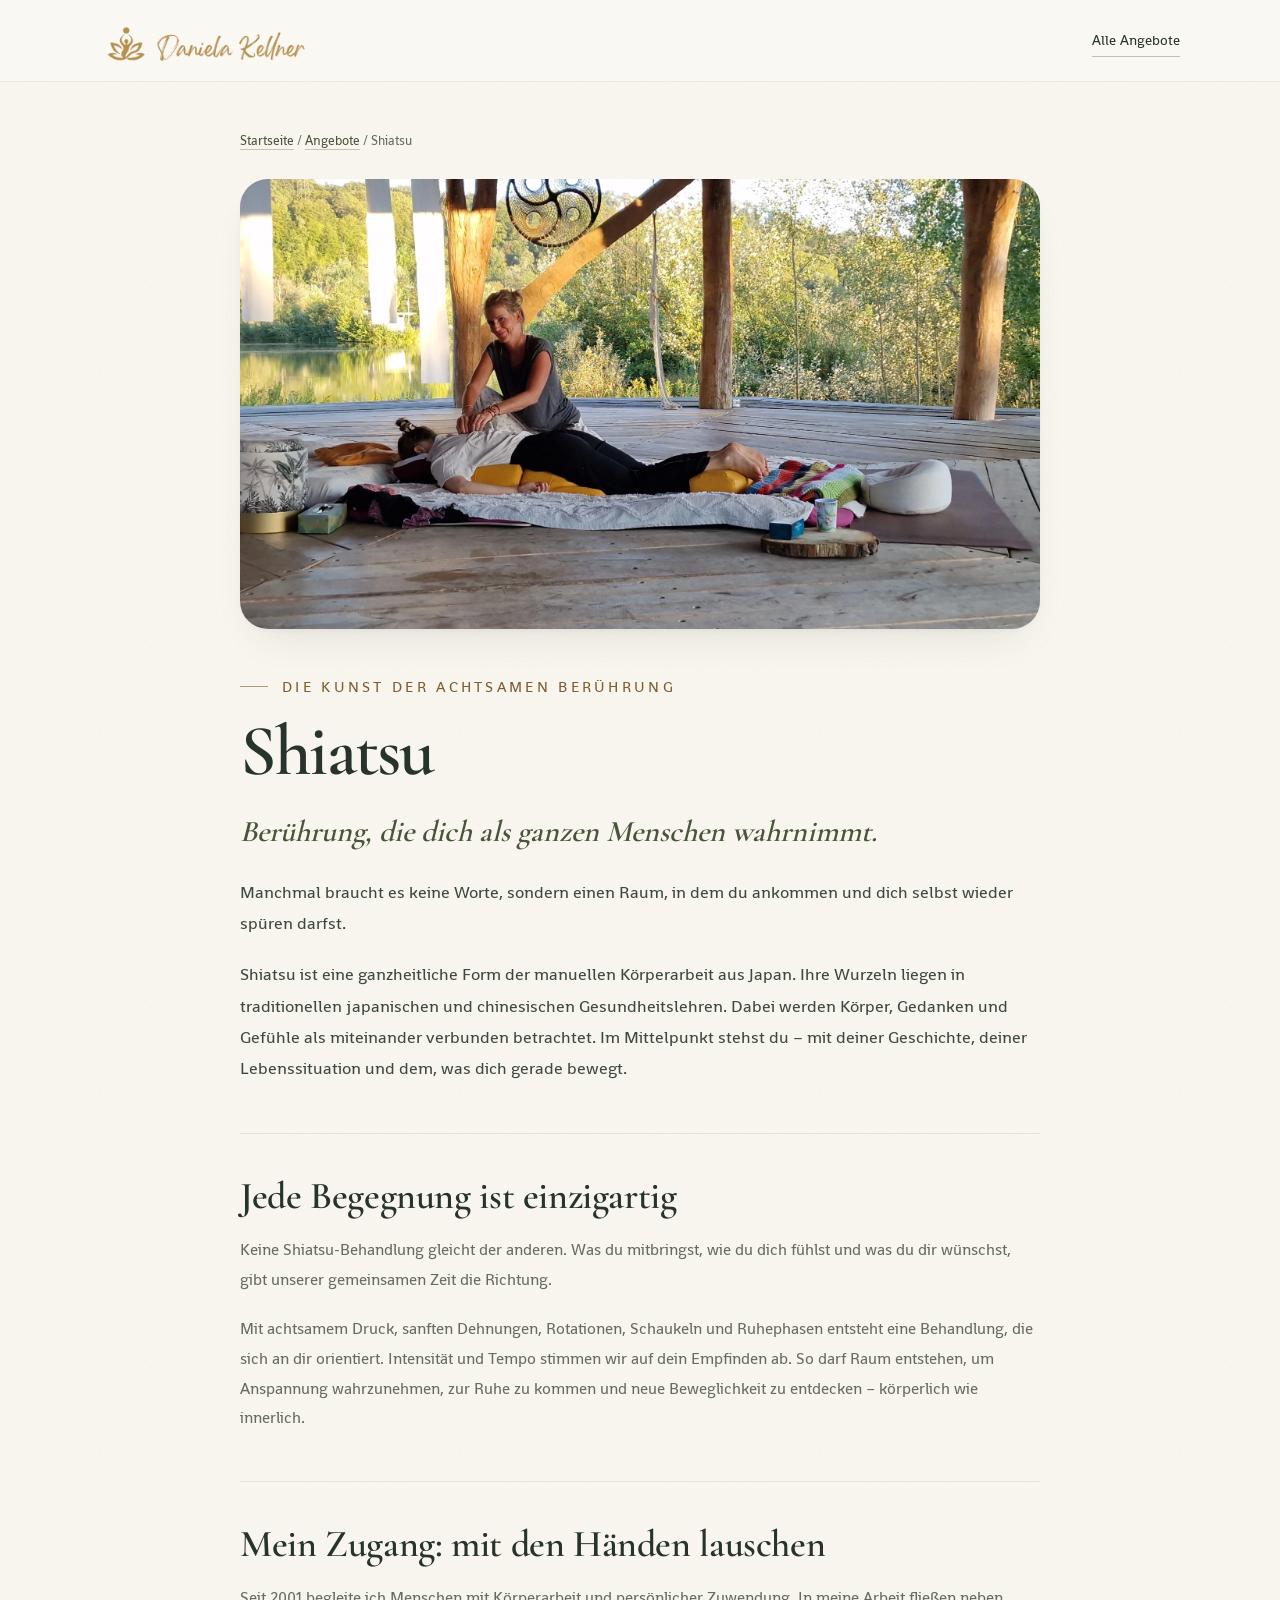
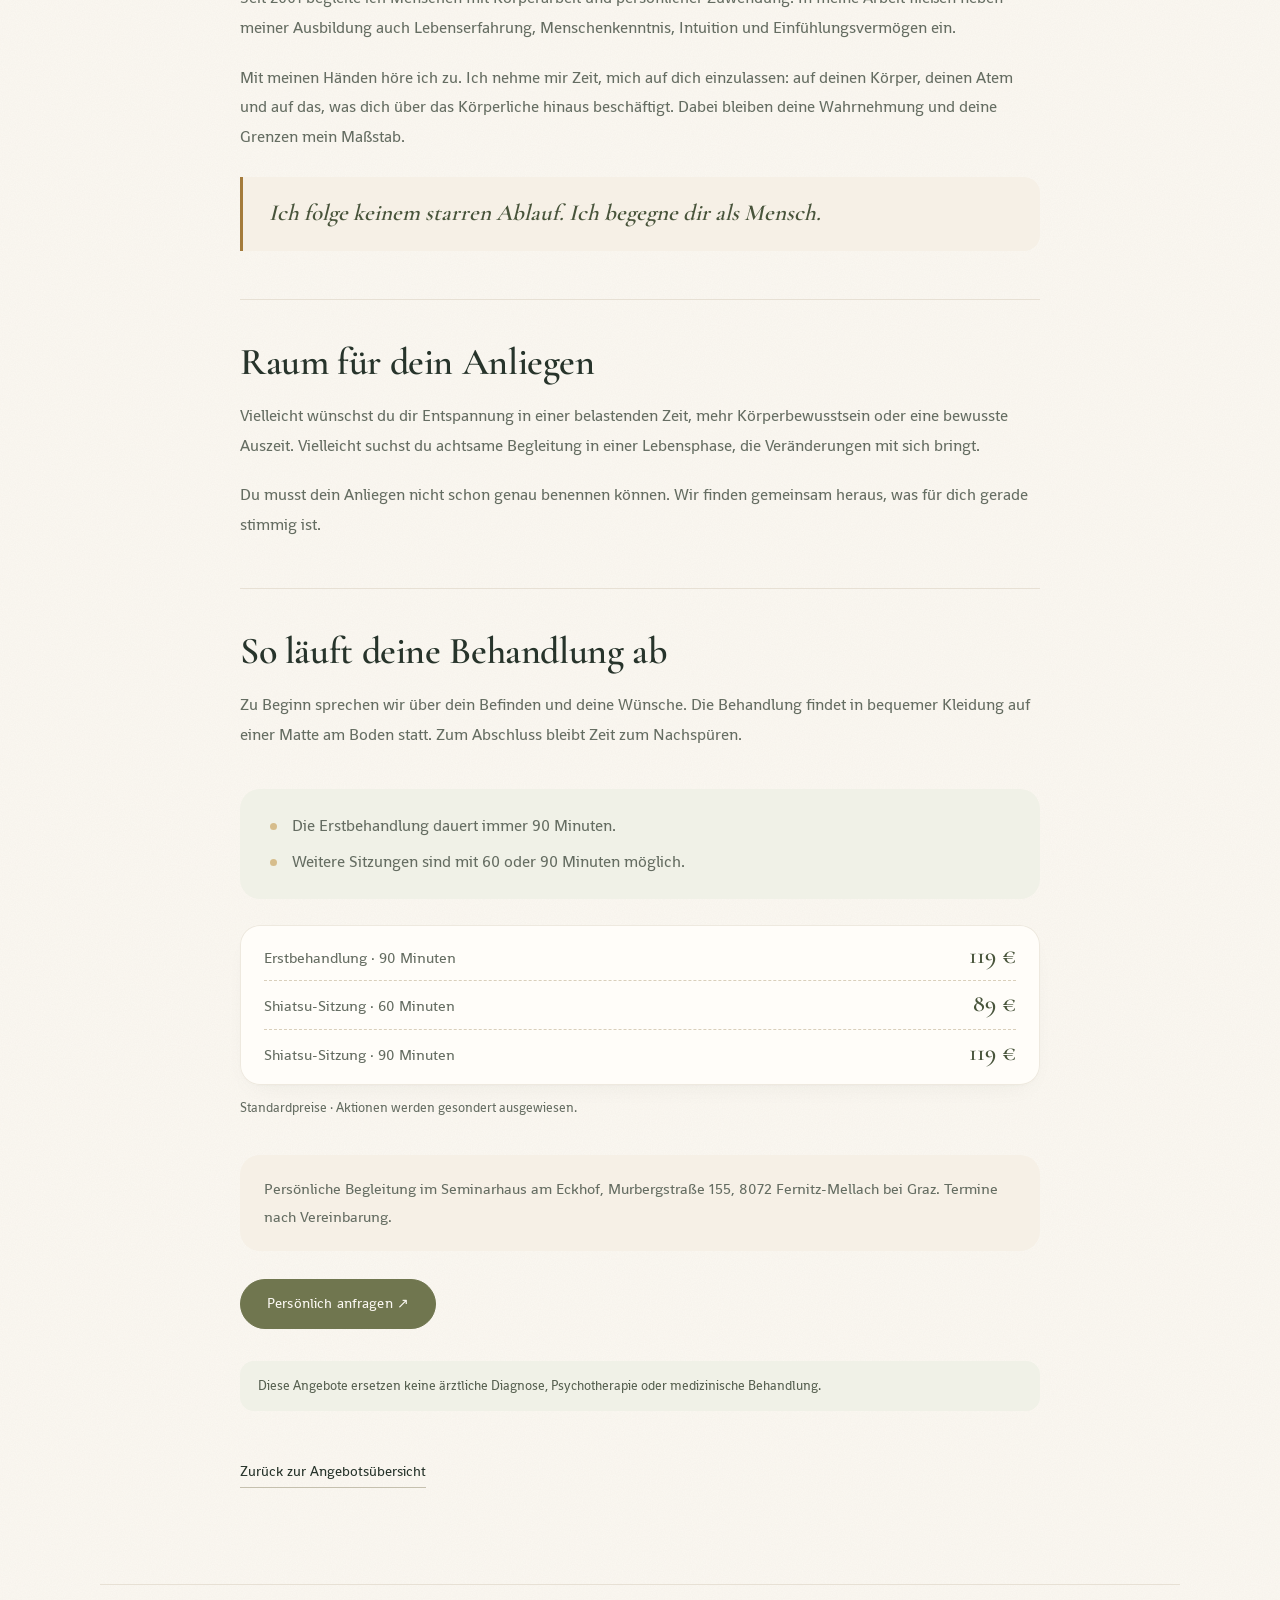
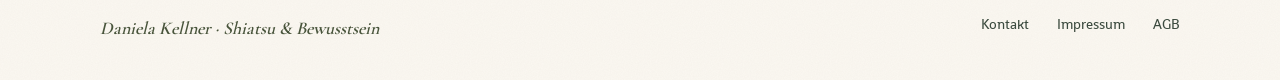
<file: website/angebote/shiatsu/index.html>
<!doctype html>
<html lang="de"><head><meta charset="utf-8"><meta name="viewport" content="width=device-width, initial-scale=1">
<title>Shiatsu in Mellach bei Graz | Daniela Kellner</title><meta name="description" content="Individuelles Shiatsu mit Daniela Kellner in Mellach bei Graz: achtsame Körperarbeit, persönliche Begleitung und Erfahrung seit 2001."><meta name="robots" content="index,follow"><link rel="canonical" href="https://shiatsu-kellner.at/angebote/shiatsu/">
<meta property="og:type" content="website"><meta property="og:title" content="Shiatsu in Mellach bei Graz | Daniela Kellner"><meta property="og:description" content="Individuelles Shiatsu mit Daniela Kellner in Mellach bei Graz: achtsame Körperarbeit, persönliche Begleitung und Erfahrung seit 2001."><meta property="og:url" content="https://shiatsu-kellner.at/angebote/shiatsu/"><meta property="og:image" content="https://shiatsu-kellner.at/assets/gallery/shiatsu-seebuehne-behandlung.webp">
<link rel="icon" href="../../assets/logo-claim.png"><link rel="stylesheet" href="../../style.css?v=20261120-mobil-fest"><script type="application/ld+json">{"@context":"https://schema.org","@graph":[{"@type":"Service","@id":"https://shiatsu-kellner.at/angebote/shiatsu/#angebot","name":"Shiatsu","serviceType":"Shiatsu","description":"Individuelles Shiatsu mit Daniela Kellner in Mellach bei Graz: achtsame Körperarbeit, persönliche Begleitung und Erfahrung seit 2001.","url":"https://shiatsu-kellner.at/angebote/shiatsu/","provider":{"@id":"https://shiatsu-kellner.at/#praxis"},"areaServed":["Enzelsdorf","Graz","Graz-Umgebung Süd"]},{"@type":"BreadcrumbList","itemListElement":[{"@type":"ListItem","position":1,"name":"Startseite","item":"https://shiatsu-kellner.at/"},{"@type":"ListItem","position":2,"name":"Shiatsu","item":"https://shiatsu-kellner.at/angebote/shiatsu/"}]}]}</script><script src="../../pageview.js?v=20261123" defer></script></head>
<body><a class="skip-link" href="#inhalt">Zum Inhalt</a><header class="service-page-header"><a class="brand" href="../../" aria-label="Daniela Kellner – Startseite"><img src="../../assets/daniela-logo.webp" width="1200" height="218" alt="Daniela Kellner"></a><a class="text-link" href="../../#angebot">Alle Angebote</a></header>
<main id="inhalt" class="service-page"><nav class="service-page-breadcrumb" aria-label="Brotkrumennavigation"><a href="../../">Startseite</a> / <a href="../../#angebot">Angebote</a> / Shiatsu</nav>
<div class="service-page-media"><img src="../../assets/gallery/shiatsu-seebuehne-behandlung.webp" alt="Daniela bei einer Shiatsu-Behandlung auf der Seebühne mit Blick ins Grüne"></div><article class="detail-body"><p class="eyebrow">DIE KUNST DER ACHTSAMEN BERÜHRUNG</p><h1>Shiatsu</h1><p class="detail-subtitle"><em>Berührung, die dich als ganzen Menschen wahrnimmt.</em></p><p>Manchmal braucht es keine Worte, sondern einen Raum, in dem du ankommen und dich selbst wieder spüren darfst.</p>
<p>Shiatsu ist eine ganzheitliche Form der manuellen Körperarbeit aus Japan. Ihre Wurzeln liegen in traditionellen japanischen und chinesischen Gesundheitslehren. Dabei werden Körper, Gedanken und Gefühle als miteinander verbunden betrachtet. Im Mittelpunkt stehst du – mit deiner Geschichte, deiner Lebenssituation und dem, was dich gerade bewegt.</p><section class="detail-section"><h2>Jede Begegnung ist einzigartig</h2><p>Keine Shiatsu-Behandlung gleicht der anderen. Was du mitbringst, wie du dich fühlst und was du dir wünschst, gibt unserer gemeinsamen Zeit die Richtung.</p>
<p>Mit achtsamem Druck, sanften Dehnungen, Rotationen, Schaukeln und Ruhephasen entsteht eine Behandlung, die sich an dir orientiert. Intensität und Tempo stimmen wir auf dein Empfinden ab. So darf Raum entstehen, um Anspannung wahrzunehmen, zur Ruhe zu kommen und neue Beweglichkeit zu entdecken – körperlich wie innerlich.</p></section>
<section class="detail-section"><h2>Mein Zugang: mit den Händen lauschen</h2><p>Seit 2001 begleite ich Menschen mit Körperarbeit und persönlicher Zuwendung. In meine Arbeit fließen neben meiner Ausbildung auch Lebenserfahrung, Menschenkenntnis, Intuition und Einfühlungsvermögen ein.</p>
<p>Mit meinen Händen höre ich zu. Ich nehme mir Zeit, mich auf dich einzulassen: auf deinen Körper, deinen Atem und auf das, was dich über das Körperliche hinaus beschäftigt. Dabei bleiben deine Wahrnehmung und deine Grenzen mein Maßstab.</p><blockquote class="detail-quote">Ich folge keinem starren Ablauf. Ich begegne dir als Mensch.</blockquote></section>
<section class="detail-section"><h2>Raum für dein Anliegen</h2><p>Vielleicht wünschst du dir Entspannung in einer belastenden Zeit, mehr Körperbewusstsein oder eine bewusste Auszeit. Vielleicht suchst du achtsame Begleitung in einer Lebensphase, die Veränderungen mit sich bringt.</p>
<p>Du musst dein Anliegen nicht schon genau benennen können. Wir finden gemeinsam heraus, was für dich gerade stimmig ist.</p></section>
<section class="detail-section"><h2>So läuft deine Behandlung ab</h2><p>Zu Beginn sprechen wir über dein Befinden und deine Wünsche. Die Behandlung findet in bequemer Kleidung auf einer Matte am Boden statt. Zum Abschluss bleibt Zeit zum Nachspüren.</p></section>
<ul><li>Die Erstbehandlung dauert immer 90 Minuten.</li><li>Weitere Sitzungen sind mit 60 oder 90 Minuten möglich.</li></ul><dl class="treatment-prices"><div><dt>Erstbehandlung · 90 Minuten</dt><dd>119 €</dd></div><div><dt>Shiatsu-Sitzung · 60 Minuten</dt><dd>89 €</dd></div><div><dt>Shiatsu-Sitzung · 90 Minuten</dt><dd>119 €</dd></div></dl><p class="price-note">Standardpreise · Aktionen werden gesondert ausgewiesen.</p>
<p class="service-page-location">Persönliche Begleitung im Seminarhaus am Eckhof, Murbergstraße 155, 8072 Fernitz-Mellach bei Graz. Termine nach Vereinbarung.</p>
<a class="button" href="mailto:daniela@shiatsu-kellner.at?subject=Anfrage%3A%20Shiatsu">Persönlich anfragen ↗</a>
<p class="medical-note">Diese Angebote ersetzen keine ärztliche Diagnose, Psychotherapie oder medizinische Behandlung.</p><a class="text-link" href="../../#angebot">Zurück zur Angebotsübersicht</a></article></main>
<footer class="service-page-footer"><span>Daniela Kellner · Shiatsu &amp; Bewusstsein</span><a href="../../#kontakt">Kontakt</a><a href="../../impressum/">Impressum</a><a href="../../agb/">AGB</a></footer></body></html>
</file>
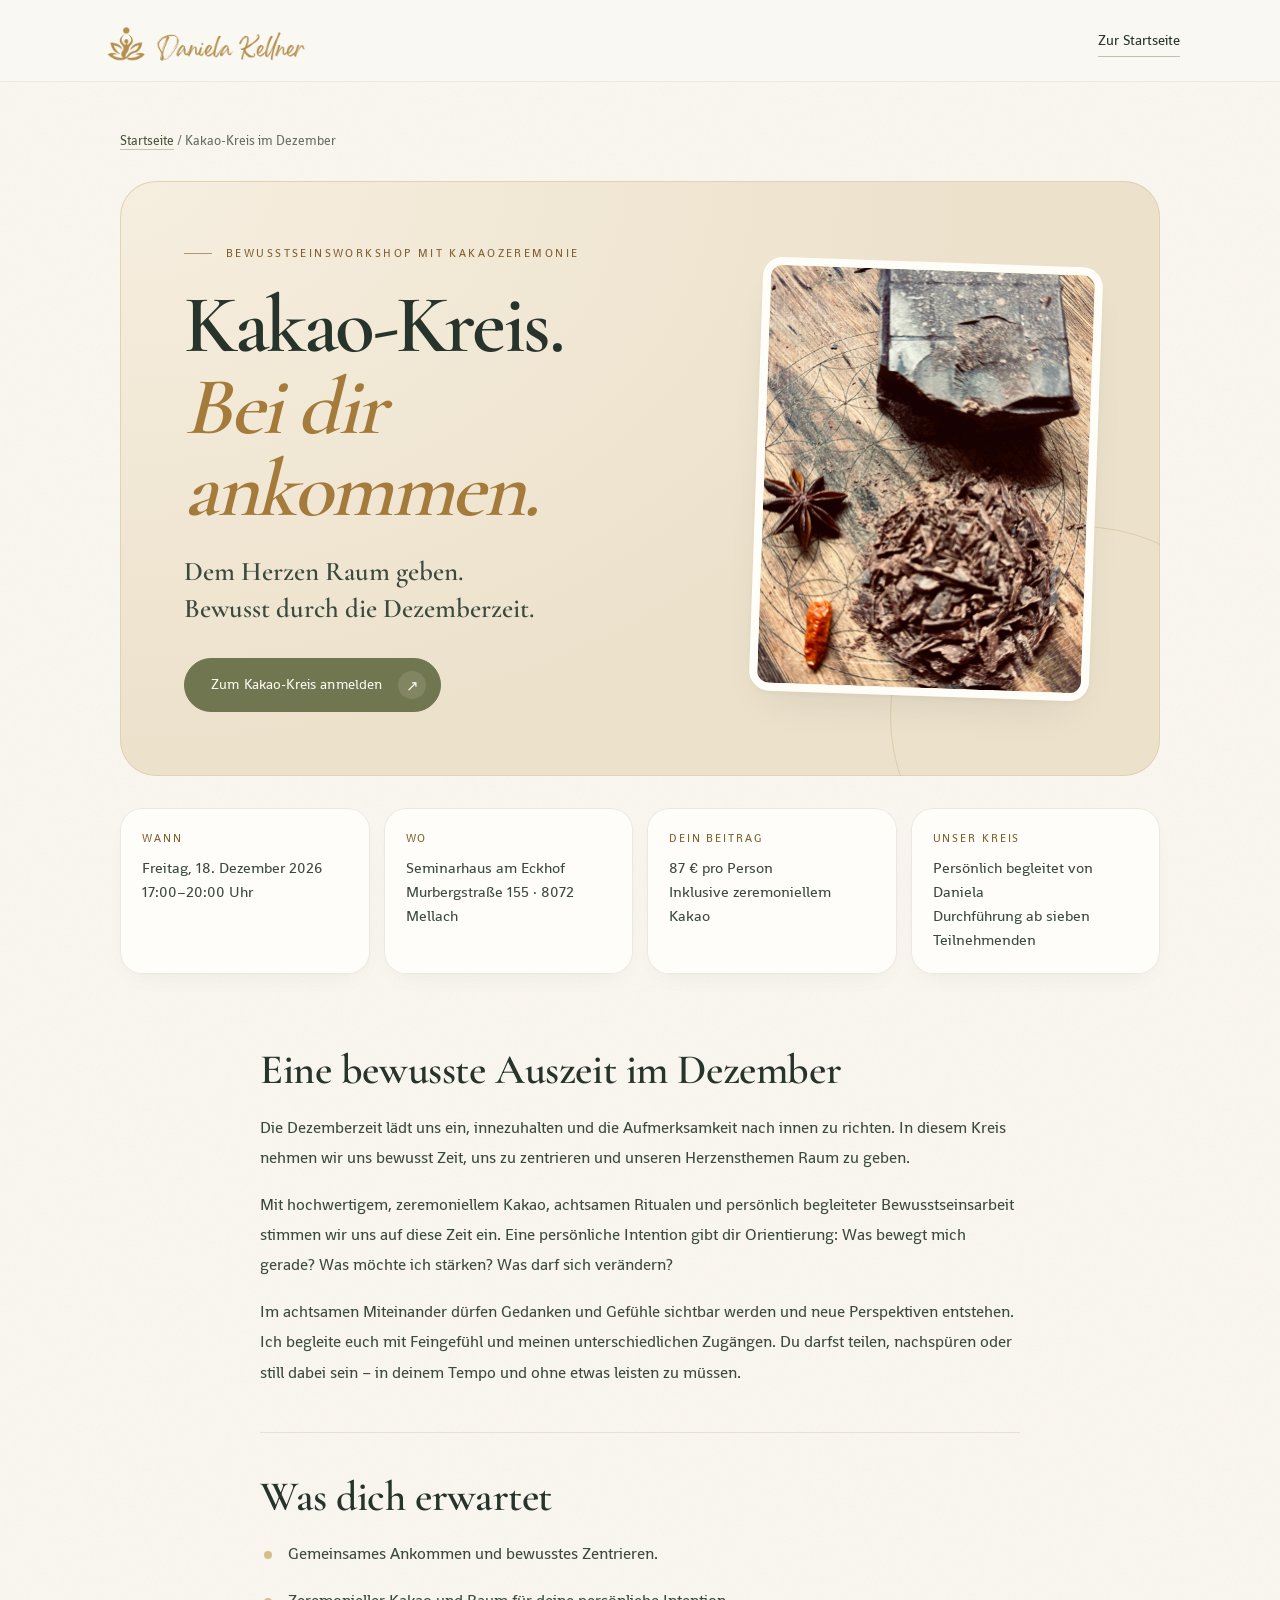
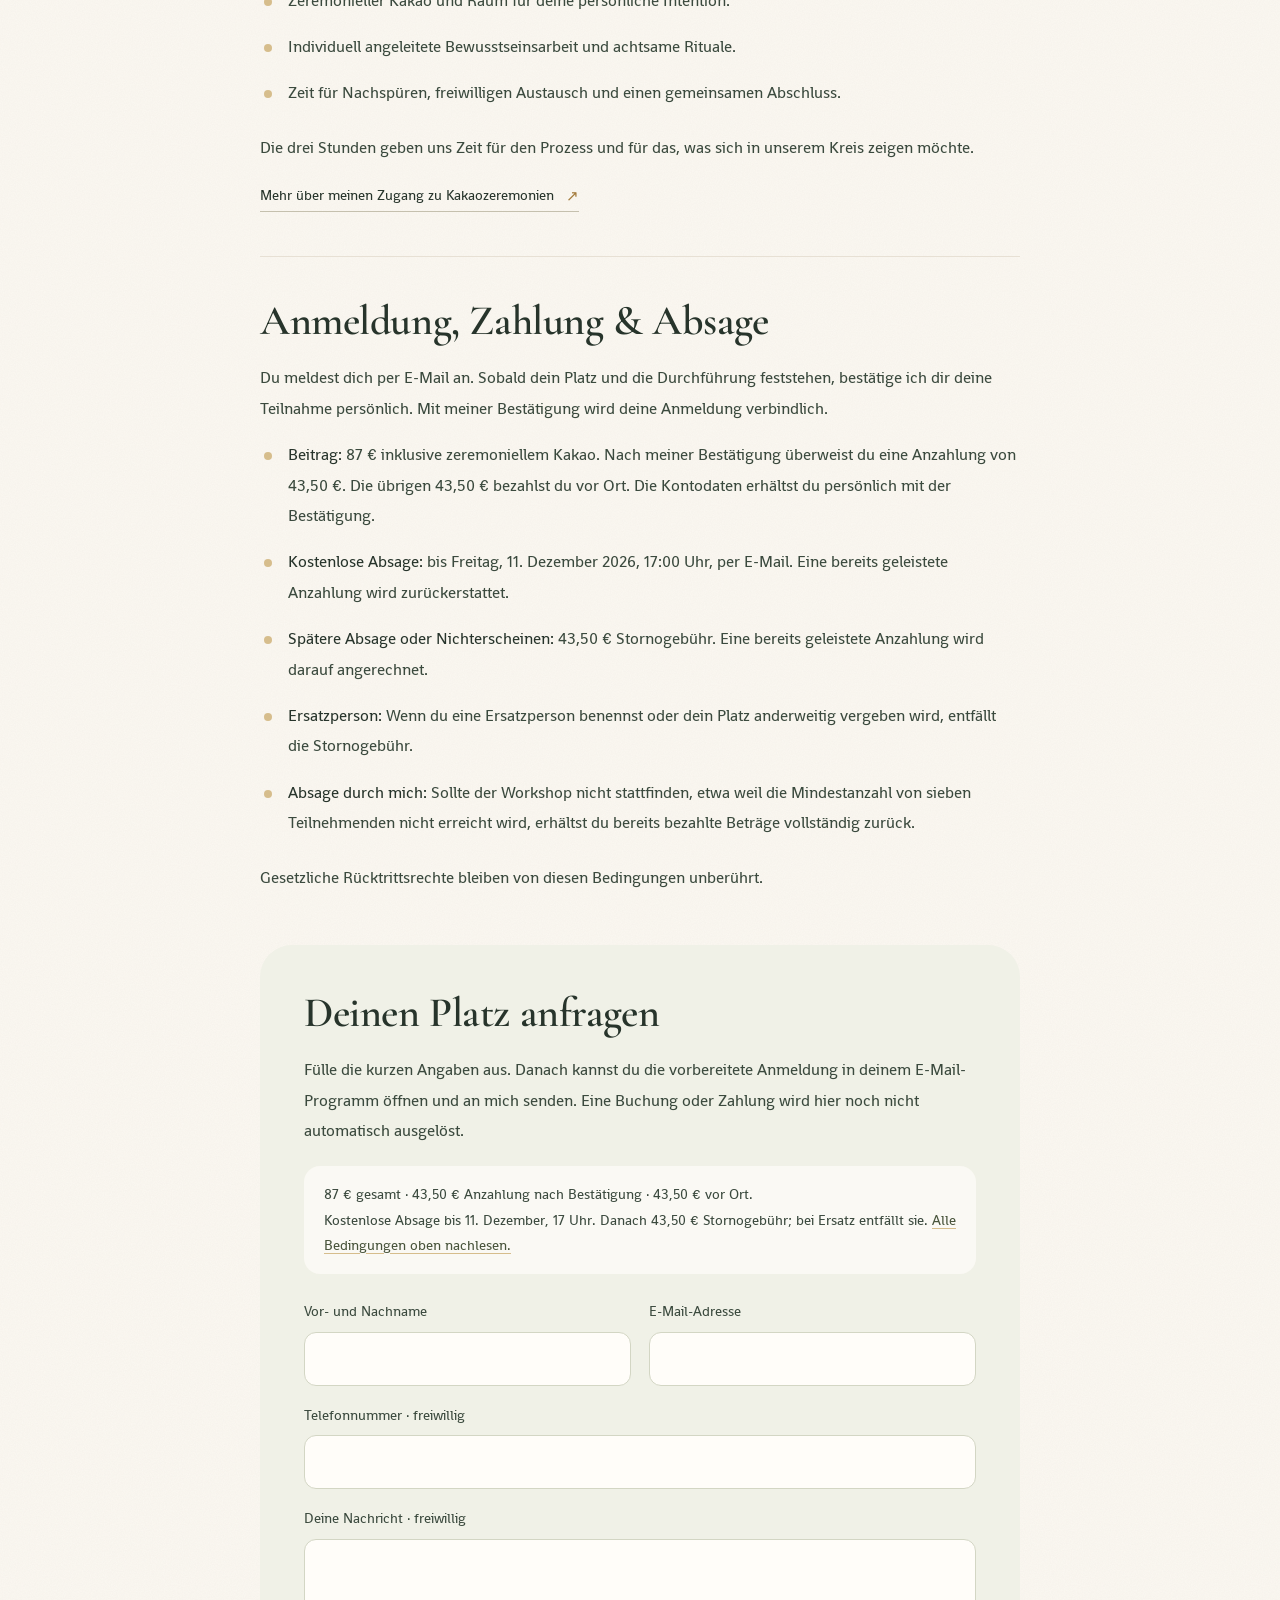
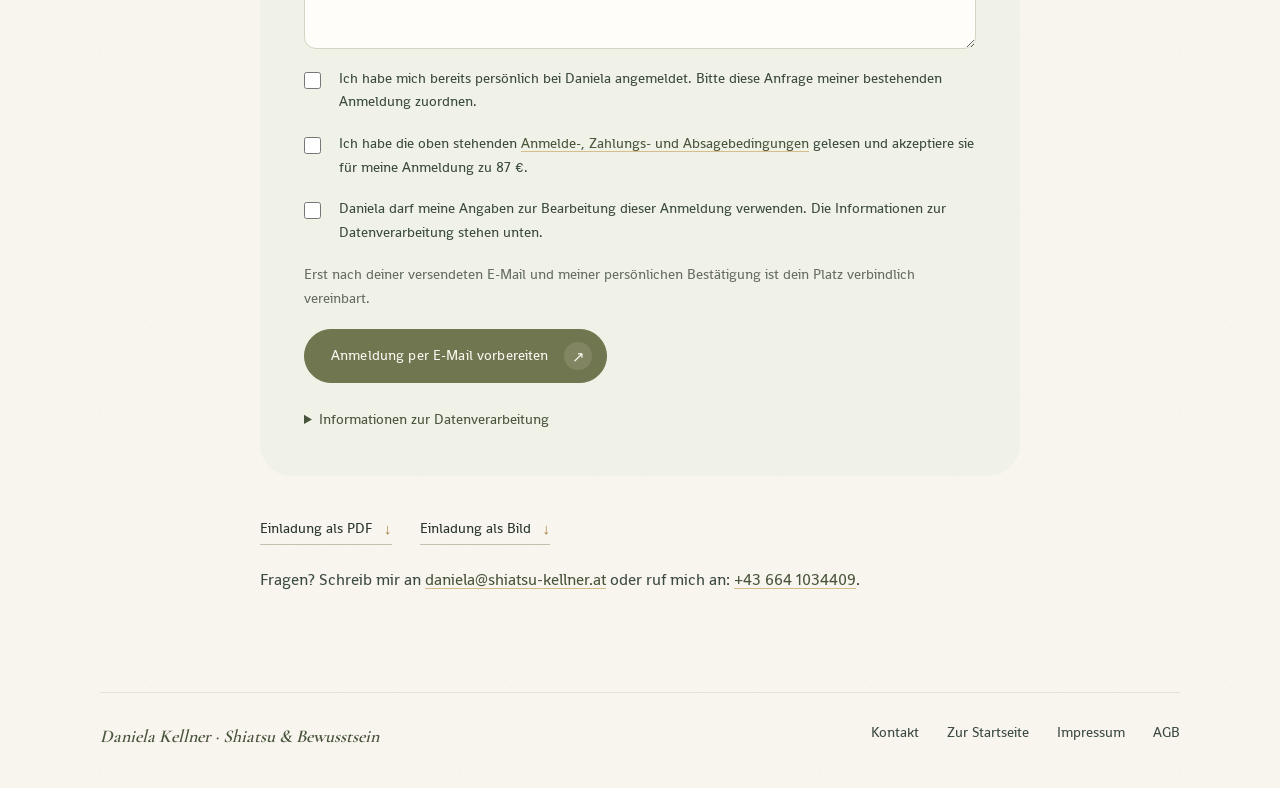
<file: website/veranstaltungen/kakaokreis-dezember-2026/index.html>
<!doctype html>
<html lang="de">
<head>
  <meta charset="utf-8"><meta name="viewport" content="width=device-width, initial-scale=1">
  <title>Kakao-Kreis am 18. Dezember 2026 in Mellach | Daniela Kellner</title>
  <meta name="description" content="Bewusstseinsworkshop mit Kakaozeremonie am 18. Dezember 2026, 17–20 Uhr, im Seminarhaus am Eckhof in Mellach. 87 € inklusive Kakao. Persönlich anmelden.">
  <meta name="robots" content="index,follow"><link rel="canonical" href="https://shiatsu-kellner.at/veranstaltungen/kakaokreis-dezember-2026/">
  <meta property="og:type" content="website"><meta property="og:title" content="Kakao-Kreis – Bei dir ankommen. Dem Herzen Raum geben.">
  <meta property="og:description" content="18. Dezember 2026 · 17–20 Uhr · Seminarhaus am Eckhof, Mellach · 87 € inklusive Kakao">
  <meta property="og:url" content="https://shiatsu-kellner.at/veranstaltungen/kakaokreis-dezember-2026/">
  <meta property="og:image" content="https://shiatsu-kellner.at/assets/veranstaltungen/kakao-kreis-dezember-2026.png">
  <link rel="icon" href="../../assets/logo-claim.png"><link rel="stylesheet" href="../../style.css?v=20261120-mobil-fest"><link rel="stylesheet" href="../../kakaokreis.css?v=20261120-neu"><script src="../../kakaokreis.js?v=20261117" defer></script>
  <script type="application/ld+json">{"@context":"https://schema.org","@type":"Event","name":"Kakao-Kreis – Bei dir ankommen. Dem Herzen Raum geben.","description":"Persönlich begleiteter Bewusstseinsworkshop mit zeremoniellem Kakao und achtsamen Ritualen. Zeit zum Zentrieren, für Herzensthemen, neue Perspektiven und Verbindung in der Dezemberzeit.","startDate":"2026-12-18T17:00:00+01:00","endDate":"2026-12-18T20:00:00+01:00","eventStatus":"https://schema.org/EventScheduled","eventAttendanceMode":"https://schema.org/OfflineEventAttendanceMode","url":"https://shiatsu-kellner.at/veranstaltungen/kakaokreis-dezember-2026/","image":["https://shiatsu-kellner.at/assets/veranstaltungen/kakao-kreis-dezember-2026.png"],"location":{"@type":"Place","name":"Seminarhaus am Eckhof","address":{"@type":"PostalAddress","streetAddress":"Murbergstraße 155","postalCode":"8072","addressLocality":"Mellach","addressCountry":"AT"}},"organizer":{"@type":"Person","name":"Daniela Kellner","url":"https://shiatsu-kellner.at/"},"performer":{"@type":"Person","name":"Daniela Kellner"},"offers":{"@type":"Offer","price":"87.00","priceCurrency":"EUR","url":"https://shiatsu-kellner.at/veranstaltungen/kakaokreis-dezember-2026/#anmeldung"}}</script>
<script src="../../pageview.js?v=20261123" defer></script></head>
<body>
  <a class="skip-link" href="#inhalt">Zum Inhalt</a>
  <header class="service-page-header"><a class="brand" href="../../" aria-label="Daniela Kellner – Startseite"><img src="../../assets/daniela-logo.webp" width="1200" height="218" alt="Daniela Kellner"></a><a class="text-link" href="../../">Zur Startseite</a></header>
  <main id="inhalt" class="workshop-page">
    <nav class="workshop-breadcrumb" aria-label="Brotkrumennavigation"><a href="../../">Startseite</a> / Kakao-Kreis im Dezember</nav>
    <div class="workshop-hero">
      <div><p class="eyebrow">BEWUSSTSEINSWORKSHOP MIT KAKAOZEREMONIE</p><h1>Kakao-Kreis.<em>Bei dir ankommen.</em></h1><p class="workshop-subtitle">Dem Herzen Raum geben.<br>Bewusst durch die Dezemberzeit.</p><a class="button" href="#anmeldung">Zum Kakao-Kreis anmelden <span aria-hidden="true">↗</span></a></div>
      <img src="../../assets/gallery/wm-20261116/kakao-gewuerze.svg" width="931" height="1200" alt="Kakao, Kakaoraspeln und Sternanis auf einem rustikalen Holzbrett">
    </div>
    <dl class="workshop-facts"><div><dt>Wann</dt><dd>Freitag, 18. Dezember 2026<br>17:00–20:00 Uhr</dd></div><div><dt>Wo</dt><dd>Seminarhaus am Eckhof<br>Murbergstraße 155 · 8072 Mellach</dd></div><div><dt>Dein Beitrag</dt><dd>87 € pro Person<br>Inklusive zeremoniellem Kakao</dd></div><div><dt>Unser Kreis</dt><dd>Persönlich begleitet von Daniela<br>Durchführung ab sieben Teilnehmenden</dd></div></dl>
    <div class="workshop-content">
      <section aria-labelledby="erwartet-title"><h2 id="erwartet-title">Eine bewusste Auszeit im Dezember</h2><p>Die Dezemberzeit lädt uns ein, innezuhalten und die Aufmerksamkeit nach innen zu richten. In diesem Kreis nehmen wir uns bewusst Zeit, uns zu zentrieren und unseren Herzensthemen Raum zu geben.</p><p>Mit hochwertigem, zeremoniellem Kakao, achtsamen Ritualen und persönlich begleiteter Bewusstseinsarbeit stimmen wir uns auf diese Zeit ein. Eine persönliche Intention gibt dir Orientierung: Was bewegt mich gerade? Was möchte ich stärken? Was darf sich verändern?</p><p>Im achtsamen Miteinander dürfen Gedanken und Gefühle sichtbar werden und neue Perspektiven entstehen. Ich begleite euch mit Feingefühl und meinen unterschiedlichen Zugängen. Du darfst teilen, nachspüren oder still dabei sein – in deinem Tempo und ohne etwas leisten zu müssen.</p></section>
      <section aria-labelledby="ablauf-title"><h2 id="ablauf-title">Was dich erwartet</h2><ul><li>Gemeinsames Ankommen und bewusstes Zentrieren.</li><li>Zeremonieller Kakao und Raum für deine persönliche Intention.</li><li>Individuell angeleitete Bewusstseinsarbeit und achtsame Rituale.</li><li>Zeit für Nachspüren, freiwilligen Austausch und einen gemeinsamen Abschluss.</li></ul><p>Die drei Stunden geben uns Zeit für den Prozess und für das, was sich in unserem Kreis zeigen möchte.</p><p><a class="text-link" href="../../angebote/kakaozeremonien-rituale/">Mehr über meinen Zugang zu Kakaozeremonien <span aria-hidden="true">↗</span></a></p></section>
      <section aria-labelledby="bedingungen-title" id="anmeldebedingungen"><h2 id="bedingungen-title">Anmeldung, Zahlung &amp; Absage</h2><p>Du meldest dich per E-Mail an. Sobald dein Platz und die Durchführung feststehen, bestätige ich dir deine Teilnahme persönlich. Mit meiner Bestätigung wird deine Anmeldung verbindlich.</p><ul><li><strong>Beitrag:</strong> 87 € inklusive zeremoniellem Kakao. Nach meiner Bestätigung überweist du eine Anzahlung von 43,50 €. Die übrigen 43,50 € bezahlst du vor Ort. Die Kontodaten erhältst du persönlich mit der Bestätigung.</li><li><strong>Kostenlose Absage:</strong> bis Freitag, 11. Dezember 2026, 17:00 Uhr, per E-Mail. Eine bereits geleistete Anzahlung wird zurückerstattet.</li><li><strong>Spätere Absage oder Nichterscheinen:</strong> 43,50 € Stornogebühr. Eine bereits geleistete Anzahlung wird darauf angerechnet.</li><li><strong>Ersatzperson:</strong> Wenn du eine Ersatzperson benennst oder dein Platz anderweitig vergeben wird, entfällt die Stornogebühr.</li><li><strong>Absage durch mich:</strong> Sollte der Workshop nicht stattfinden, etwa weil die Mindestanzahl von sieben Teilnehmenden nicht erreicht wird, erhältst du bereits bezahlte Beträge vollständig zurück.</li></ul><p>Gesetzliche Rücktrittsrechte bleiben von diesen Bedingungen unberührt.</p></section>
      <section class="workshop-signup" id="anmeldung" aria-labelledby="anmeldung-title"><h2 id="anmeldung-title">Deinen Platz anfragen</h2><p>Fülle die kurzen Angaben aus. Danach kannst du die vorbereitete Anmeldung in deinem E-Mail-Programm öffnen und an mich senden. Eine Buchung oder Zahlung wird hier noch nicht automatisch ausgelöst.</p>
        <p class="signup-key-facts"><strong>87 € gesamt · 43,50 € Anzahlung nach Bestätigung · 43,50 € vor Ort.</strong><br>Kostenlose Absage bis 11. Dezember, 17 Uhr. Danach 43,50 € Stornogebühr; bei Ersatz entfällt sie. <a href="#anmeldebedingungen">Alle Bedingungen oben nachlesen.</a></p>
        <form id="workshop-registration" class="workshop-form" hidden>
          <label>Vor- und Nachname<input name="name" autocomplete="name" maxlength="120" required></label>
          <label>E-Mail-Adresse<input name="email" type="email" autocomplete="email" maxlength="200" required></label>
          <label class="full">Telefonnummer · freiwillig<input name="telefon" type="tel" autocomplete="tel" maxlength="60"></label>
          <label class="full">Deine Nachricht · freiwillig<textarea name="nachricht" rows="3" maxlength="2000"></textarea></label>
          <label class="check-label full"><input type="checkbox" name="bereits_angemeldet"><span>Ich habe mich bereits persönlich bei Daniela angemeldet. Bitte diese Anfrage meiner bestehenden Anmeldung zuordnen.</span></label>
          <label class="check-label full"><input type="checkbox" name="bedingungen" required><span>Ich habe die oben stehenden <a href="#anmeldebedingungen">Anmelde-, Zahlungs- und Absagebedingungen</a> gelesen und akzeptiere sie für meine Anmeldung zu 87 €.</span></label>
          <label class="check-label full"><input type="checkbox" name="datenschutz" required><span>Daniela darf meine Angaben zur Bearbeitung dieser Anmeldung verwenden. Die Informationen zur Datenverarbeitung stehen unten.</span></label>
          <p class="workshop-form-note full">Erst nach deiner versendeten E-Mail und meiner persönlichen Bestätigung ist dein Platz verbindlich vereinbart.</p>
          <button type="submit" class="button full">Anmeldung per E-Mail vorbereiten <span aria-hidden="true">↗</span></button>
        </form>
        <div class="workshop-prepared" id="workshop-prepared" hidden><h3>Anmeldung vorbereitet</h3><p role="status">Es wurde noch nichts versendet. Öffne jetzt dein E-Mail-Programm und sende die vorbereitete Nachricht an Daniela.</p><a class="button" id="workshop-email">E-Mail öffnen &amp; selbst senden <span aria-hidden="true">↗</span></a><details><summary>Nachricht ansehen oder kopieren</summary><label for="workshop-message" class="sr-only">Vorbereitete Anmelde-E-Mail</label><textarea id="workshop-message" readonly></textarea><button type="button" class="text-link" id="workshop-copy">Anmeldung kopieren</button><p id="workshop-copy-status" role="status"></p></details></div>
        <noscript><p>Du kannst dich direkt per E-Mail an <a href="mailto:daniela@shiatsu-kellner.at?subject=Anmeldung%20Kakao-Kreis%2018.%20Dezember%202026">daniela@shiatsu-kellner.at</a> anmelden. Bitte nenne deinen Namen und bestätige, dass du die oben stehenden Anmeldebedingungen gelesen hast und akzeptierst.</p></noscript>
        <details class="workshop-privacy"><summary>Informationen zur Datenverarbeitung</summary><p>Verantwortlich ist Daniela Kellner, Buchkogelstraße 46/2, 8072 Fernitz-Mellach, <a href="mailto:daniela@shiatsu-kellner.at">daniela@shiatsu-kellner.at</a>. Die Formulareingaben werden hier nicht serverseitig gespeichert. Sie werden auf deinem Gerät in eine E-Mail umgewandelt, die du selbst versendest.</p><p>Nach dem Versand verwende ich deine Angaben zur Bearbeitung deiner Anmeldung, zur Kommunikation über die Veranstaltung und bei zustande gekommener Buchung zur Vertragsabwicklung. Rechtsgrundlage sind die vorvertraglichen Maßnahmen beziehungsweise die Vertragserfüllung. Nicht mehr erforderliche Angaben werden gelöscht; gesetzliche Aufbewahrungspflichten bleiben unberührt. Du kannst dich bei mir wegen Auskunft, Berichtigung, Löschung oder Einschränkung der Verarbeitung und Datenübertragbarkeit melden. Du hast außerdem ein Beschwerderecht bei der österreichischen Datenschutzbehörde.</p></details>
      </section>
      <div class="workshop-downloads"><a class="text-link" href="../../assets/veranstaltungen/kakao-kreis-dezember-2026.pdf" download>Einladung als PDF <span aria-hidden="true">↓</span></a><a class="text-link" href="../../assets/veranstaltungen/kakao-kreis-dezember-2026.png" download>Einladung als Bild <span aria-hidden="true">↓</span></a></div>
      <p>Fragen? Schreib mir an <a href="mailto:daniela@shiatsu-kellner.at">daniela@shiatsu-kellner.at</a> oder ruf mich an: <a href="tel:+436641034409">+43 664 1034409</a>.</p>
    </div>
  </main>
  <footer class="service-page-footer"><span>Daniela Kellner · Shiatsu &amp; Bewusstsein</span><a href="../../#kontakt">Kontakt</a><a href="../../">Zur Startseite</a><a href="../../impressum/">Impressum</a><a href="../../agb/">AGB</a></footer>
</body>
</html>
</file>
<file: website/style.css>
/* ==========================================================================
   Daniela Kellner · Zuhause in mir
   Ruhiges, warmes Gestaltungssystem für Startseite, Angebots- und
   Veranstaltungsseiten.
   ========================================================================== */

@font-face{font-family:Shanti;src:url('assets/shanti.ttf') format('truetype');font-style:normal;font-weight:400;font-display:swap}
@font-face{font-family:Cormorant;src:url('assets/cormorant.ttf') format('truetype');font-style:normal;font-weight:400 600;font-display:swap}

:root{
  --paper:#fbf8f2;
  --cream:#f6f0e6;
  --sand:#efe6d6;
  --sand-deep:#e5d8c1;
  --ink:#27342b;
  --ink-soft:#3b4a3e;
  --muted:#656d62;
  --sage:#70764f;
  --button-olive:#70764f;
  --button-olive-hover:#616841;
  --sage-dark:#48543b;
  --sage-pale:#f0f1e7;
  --sage-panel:#eceee1;
  --sage-panel-ink:#33402f;
  --sage-panel-muted:#566050;
  --gold:#a47b3b;
  --gold-deep:#7e5e2e;
  --gold-light:#d6bd8c;
  --line:#e7e0d4;
  --line-soft:#eee9df;
  --sepia:grayscale(1) sepia(.5) saturate(.8) contrast(.95);
  --serif:Cormorant,'Cormorant Garamond',Georgia,serif;
  --sans:Shanti,'Trebuchet MS',sans-serif;
  --gutter:clamp(20px,5vw,56px);
  --wrap:min(1216px,calc(100% - 2 * var(--gutter)));
  --header-h:96px;
  --radius:22px;
  --radius-sm:12px;
  --arch:999px 999px 22px 22px;
  --shadow-soft:0 1px 2px #27342b05,0 10px 28px -14px #27342b14;
  --shadow-lift:0 2px 4px #27342b08,0 20px 44px -20px #27342b24;
  --ease:cubic-bezier(.22,.61,.36,1);
  --brand-width:282px;
  --grain:url("data:image/svg+xml,%3Csvg xmlns='http://www.w3.org/2000/svg' width='180' height='180'%3E%3Cfilter id='n'%3E%3CfeTurbulence type='fractalNoise' baseFrequency='.85' numOctaves='2' stitchTiles='stitch'/%3E%3CfeColorMatrix values='0 0 0 0 .35 0 0 0 0 .28 0 0 0 0 .18 0 0 0 .055 0'/%3E%3C/filter%3E%3Crect width='100%25' height='100%25' filter='url(%23n)'/%3E%3C/svg%3E");
}

/* ---------- Grundlagen ---------- */
*,*::before,*::after{box-sizing:border-box}
html{scroll-behavior:smooth;scroll-padding-top:calc(var(--header-h) + 18px);-webkit-text-size-adjust:100%}
body{margin:0;background:var(--paper) var(--grain);color:var(--ink);font-family:var(--sans);font-size:16px;line-height:1.75;-webkit-font-smoothing:antialiased;-moz-osx-font-smoothing:grayscale;overflow-x:clip;text-rendering:optimizeLegibility}
body:has(dialog[open]){overflow:hidden}
::selection{background:#d6bd8c66;color:var(--ink)}
button,input,select,textarea{font:inherit;color:inherit}
button{cursor:pointer}button:disabled{cursor:default}
button,a{-webkit-tap-highlight-color:transparent}
a{color:inherit;text-decoration:none}
img,video{display:block;max-width:100%}
img{object-fit:cover}
p{margin:0 0 20px}
h1,h2,h3,h4{font-family:var(--serif);font-weight:500;line-height:1.08;margin:0;text-wrap:balance}
h1{font-weight:400}
h2{font-size:clamp(38px,4.4vw,60px);font-weight:400;letter-spacing:-.02em}
h3{font-size:30px;letter-spacing:-.01em}
h1 em,h2 em{font-weight:400;font-style:italic;color:var(--gold)}
em{font-style:italic}
strong{font-weight:500}
:focus-visible{outline:2px solid var(--gold);outline-offset:4px;border-radius:4px}
.skip-link{position:fixed;top:-80px;left:20px;z-index:100;padding:10px 18px;background:var(--ink);color:var(--paper);border-radius:99px;transition:top .2s}
.skip-link:focus{top:12px}
.sr-only{position:absolute;width:1px;height:1px;padding:0;margin:-1px;overflow:hidden;clip:rect(0,0,0,0);white-space:nowrap;border:0}
.section-wrap{width:var(--wrap);margin-inline:auto}

.eyebrow{display:flex;align-items:center;gap:14px;font-family:var(--sans);font-size:11px;font-weight:400;letter-spacing:.22em;line-height:1.6;text-transform:uppercase;color:var(--sage);margin:0 0 22px}
.eyebrow::before{content:'';width:28px;height:1px;background:currentColor;opacity:.6;flex-shrink:0}
.small-label{font-size:10px;letter-spacing:.18em;text-transform:uppercase}

/* Buttons & Links */
.button{position:relative;display:inline-flex;align-items:center;justify-content:center;gap:16px;min-height:50px;padding:12px 14px 12px 26px;border:1px solid var(--button-olive);border-radius:99px;background:var(--button-olive);color:var(--paper);font-size:14px;line-height:1.4;letter-spacing:.01em;text-align:center;transition:background .3s var(--ease),border-color .3s var(--ease),transform .3s var(--ease),box-shadow .3s var(--ease)}
.button:hover{background:var(--button-olive-hover);border-color:var(--button-olive-hover);transform:translateY(-1px);box-shadow:0 10px 22px -14px #27342b40}
.button:active{transform:translateY(0)}
.button>span{display:grid;place-items:center;width:28px;height:28px;border-radius:50%;background:#fbf8f21f;font:15px/1 Arial,sans-serif;transition:transform .3s var(--ease),background .3s}
.button:hover>span{transform:rotate(45deg);background:#fbf8f233}
.button:not(:has(>span)){padding-inline:26px}
.button-light{background:var(--paper);border-color:var(--paper);color:var(--sage-dark)}
.button-light>span{background:var(--sage-pale)}
.button-light:hover{background:#fff;border-color:#fff}
.text-link{display:inline-flex;align-items:center;gap:12px;padding:6px 0;border:0;background:linear-gradient(currentColor,currentColor) 0 100%/100% 1px no-repeat;color:var(--ink);font-size:14px;line-height:1.5;text-align:left;transition:color .25s,background-size .35s var(--ease)}
.text-link{background-image:linear-gradient(#c5c0ae,#c5c0ae),linear-gradient(var(--gold),var(--gold));background-size:100% 1px,0 1px;background-position:0 100%,0 100%}
.text-link:hover{color:var(--gold-deep);background-size:100% 1px,100% 1px}
.text-link>span{font:15px/1 Arial,sans-serif;color:var(--gold);transition:transform .3s var(--ease)}
.text-link:hover>span{transform:translate(2px,-2px)}

.logo-symbol{display:block;width:1em;height:1em;overflow:hidden;flex-shrink:0;pointer-events:none}

/* ---------- Ankündigung & Kopfzeile ---------- */
.announcement{position:relative;z-index:31;display:flex;justify-content:center;align-items:center;flex-wrap:wrap;gap:4px 14px;min-height:40px;padding:8px 20px;background:linear-gradient(90deg,#efe5d2,#f3ead9 50%,#efe5d2);border-bottom:1px solid #e3d5ba;font-size:12.5px;letter-spacing:.02em;color:var(--gold-deep);text-align:center}
.announcement::before{content:'';width:6px;height:6px;border-radius:50%;background:var(--gold);box-shadow:0 0 0 4px #a47b3b26;animation:none}
.announcement a{color:var(--ink);border-bottom:1px solid #b99a64;padding-bottom:1px;transition:color .2s}
.announcement a:hover{color:var(--gold-deep)}
.announcement span{margin-left:4px}
@keyframes pulse{0%,100%{box-shadow:0 0 0 3px #a47b3b2e}50%{box-shadow:0 0 0 7px #a47b3b00}}

.header{position:sticky;top:0;z-index:30;height:var(--header-h);display:flex;align-items:center;gap:28px;padding:0 max(var(--gutter),calc((100% - 1320px) / 2));background:#fbf8f2d9;backdrop-filter:blur(16px) saturate(1.2);-webkit-backdrop-filter:blur(16px) saturate(1.2);border-bottom:1px solid #e6e0d24d}
.brand{display:block;width:var(--brand-width);flex-shrink:0}
.brand img{width:100%;height:auto}
.brand-mark{display:block;position:relative;aspect-ratio:947/164;overflow:hidden}
.brand .brand-mark img{position:absolute;left:-3.907%;top:-26.829%;width:126.716%;height:auto;max-width:none}
.brand>span{display:block;margin-top:8px;font-size:8px;letter-spacing:.2em;text-align:center;color:var(--muted)}
.desktop-nav{display:flex;align-items:center;gap:6px;margin-left:auto}
.desktop-nav :is(a,.gallery-menu-button){position:relative;padding:9px 14px;border-radius:99px;font-size:14px;color:var(--ink-soft);transition:background .25s,color .25s}
.desktop-nav :is(a,.gallery-menu-button):hover{background:#efe6d6b3;color:var(--ink)}
.gallery-menu-button{background:none;border:0;padding:0;line-height:inherit;text-align:left;cursor:pointer}
.header-book{min-height:46px;font-size:13.5px;padding-left:22px}
.menu-toggle{display:none;position:relative;z-index:2;width:46px;height:46px;margin-left:4px;padding:0;border:1px solid var(--line);border-radius:50%;background:var(--paper)}
.menu-toggle span{position:absolute;left:13px;right:13px;height:1.5px;background:var(--ink);border-radius:2px;transition:transform .3s var(--ease),top .3s var(--ease)}
.menu-toggle span:first-child{top:18px}.menu-toggle span:last-child{top:26px}
.menu-toggle[aria-expanded="true"] span:first-child{top:22px;transform:rotate(45deg)}
.menu-toggle[aria-expanded="true"] span:last-child{top:22px;transform:rotate(-45deg)}
.mobile-nav{position:fixed;inset:0;z-index:29;padding:calc(var(--header-h) + 48px) var(--gutter) 40px;background:var(--paper) var(--grain);overflow-y:auto}
.mobile-nav:not([hidden]){display:flex;flex-direction:column;align-items:flex-start;gap:6px;animation:menu-in .35s var(--ease)}
.mobile-nav :is(a,.gallery-menu-button){font:400 clamp(34px,9vw,46px)/1.25 var(--serif);color:var(--ink);padding:4px 0}
.mobile-nav :is(a,.gallery-menu-button):hover{color:var(--gold-deep)}
.mobile-nav .button{margin-top:26px;font:inherit;font-size:15px;padding-right:26px}
@keyframes menu-in{from{opacity:0;transform:translateY(-10px)}to{opacity:1;transform:none}}

/* ---------- Einstieg ---------- */
.hero{position:relative;display:grid;grid-template-columns:1.02fr 1fr;align-items:center;gap:clamp(40px,6vw,96px);padding:clamp(40px,6vw,88px) 0 clamp(48px,6vw,80px)}
.hero::before,.hero::after{content:'';position:absolute;z-index:-1;border-radius:50%;pointer-events:none;filter:blur(10px)}
.hero::before{width:640px;height:640px;right:-14%;top:-8%;background:radial-gradient(circle,#e8dcc4b3,#e8dcc400 68%)}
.hero::after{width:520px;height:520px;left:-18%;bottom:-20%;background:radial-gradient(circle,#e1e6d1b3,#e1e6d100 68%)}
.hero-copy{position:relative}
.hero .eyebrow{color:var(--gold-deep);margin-bottom:30px}
.hero .eyebrow>span{display:none}
.hero h1{font-size:clamp(56px,7.6vw,112px);line-height:.95;letter-spacing:-.035em;margin:0 0 34px}
.hero h1 em{display:inline-block;margin-top:.08em;padding-right:.05em}
.hero-intro{font-family:var(--serif);font-size:clamp(22px,2vw,27px);line-height:1.35;color:var(--ink-soft);margin-bottom:18px;max-width:520px}
.hero-description{font-size:15.5px;line-height:1.85;color:var(--muted);max-width:440px;margin-bottom:34px}
.hero-actions{display:flex;flex-wrap:wrap;align-items:center;gap:16px 28px}
.hero-person{display:flex;align-items:center;gap:14px;margin-top:44px;padding-top:26px;border-top:1px solid var(--line);max-width:440px}
.hero-person img{width:52px;height:52px;border-radius:50%;object-position:50% 38%;box-shadow:0 0 0 3px var(--paper),0 0 0 4px var(--gold-light)}
.hero-person div{display:flex;flex-direction:column;font-size:14px;line-height:1.5}
.hero-person strong{font:500 21px/1.2 var(--serif);color:var(--ink)}
.hero-person div>span{color:var(--muted)}
.hero-person svg{width:58px;height:26px;margin-left:auto;fill:none;stroke:var(--gold);stroke-width:1}

.hero-visual{position:relative;width:100%;max-width:560px;margin-inline:auto}
.hero-orbit{position:absolute;inset:-6% -9%;width:118%;height:112%;fill:none;stroke:#b5975f6b;stroke-width:.8;pointer-events:none;transform-origin:50% 50%}
@keyframes orbit{to{transform:rotate(360deg)}}
.hero-photo{position:relative;isolation:isolate;height:clamp(440px,48vw,640px);border-radius:var(--arch);overflow:hidden;background:#b8aea0;box-shadow:var(--shadow-lift)}
.hero-photo>img{width:100%;height:100%;object-position:51% 49%;filter:saturate(.82) brightness(1.08);opacity:1;transition:opacity .9s ease}
.hero-photo>video{position:absolute;inset:0;z-index:1;width:100%;height:100%;object-fit:cover;object-position:36% 50%;opacity:0;transition:opacity .9s ease}
.hero-photo.is-video>img{opacity:0}.hero-photo.is-video>video{opacity:1}
.hero-photo::after{content:'';position:absolute;inset:55% 0 0;z-index:2;background:linear-gradient(#1b211800,#1b2118a6);pointer-events:none}
.photo-label{position:absolute;left:30px;bottom:30px;z-index:3;max-width:calc(100% - 100px);font-size:10.5px;letter-spacing:.2em;line-height:1.7;color:#fffcf3}
.hero-media-toggle{position:absolute;right:22px;bottom:22px;z-index:4;display:grid;place-items:center;width:40px;height:40px;padding:0;border:1px solid #ffffff8c;border-radius:50%;background:#1b21183d;color:#fffaf0;backdrop-filter:blur(6px);-webkit-backdrop-filter:blur(6px);transition:background .2s}
.hero-media-toggle[hidden]{display:none}
.hero-media-toggle:hover{background:#1b211899}
.hero-media-toggle:focus-visible{outline-color:#fffaf0}
.hero-media-toggle .media-play,.hero-media-toggle[data-paused="true"] .media-pause{display:none}
.hero-media-toggle[data-paused="true"] .media-play{display:block}
/* Zarter, mittiger Hinweis wie in der früheren Gestaltung. */
.hero-note{position:absolute;left:50%;top:50%;z-index:5;display:block;width:max-content;max-width:calc(100% - 40px);padding:10px 18px;transform:translate(-50%,-50%);background:rgba(248,245,239,.62);backdrop-filter:blur(4px);-webkit-backdrop-filter:blur(4px);border:1px solid rgba(255,253,250,.28);border-radius:5px;box-shadow:none;color:var(--ink);text-align:center;pointer-events:none}
.hero-note>span{font:400 20px/1.3 var(--serif)}
.hero-note em{color:var(--gold-deep)}
@supports not (backdrop-filter:blur(4px)){.hero-note{background:rgba(248,245,239,.86)}}
@keyframes float{0%,100%{transform:translateY(0)}50%{transform:translateY(-8px)}}
.visual-caption{display:flex;justify-content:space-between;align-items:center;margin-top:20px;padding:0 6px;font-size:10.5px;letter-spacing:.2em;color:var(--muted);transition:color .2s}
.visual-caption:hover{color:var(--gold-deep)}
.visual-caption span{font-size:15px;letter-spacing:0;color:var(--gold)}

.trust-strip{display:flex;justify-content:space-between;align-items:center;gap:18px;padding:24px 8px;border-block:1px solid var(--line);font-family:var(--serif);font-size:20px;font-style:italic;color:var(--ink-soft)}
.trust-strip i{display:inline-flex;font-size:22px;opacity:.85}

/* ---------- Aktueller Workshop ---------- */
.current-workshop{position:relative;display:grid;grid-template-columns:minmax(0,.62fr) minmax(0,1.38fr);align-items:center;gap:clamp(32px,5vw,72px);margin-block:clamp(48px,6vw,80px);padding:clamp(28px,4vw,52px);border-radius:32px;background:radial-gradient(120% 140% at 0% 0%,#faf5eb,#f2e9d9 70%);box-shadow:inset 0 0 0 1px #e8ddc9;overflow:hidden;scroll-margin-top:calc(var(--header-h) + 24px)}
.current-workshop::after{content:'';position:absolute;right:-90px;top:-90px;width:300px;height:300px;border:1px solid #c9ad7a66;border-radius:50%;pointer-events:none}
.current-workshop-photo{position:relative;margin:0;max-width:300px;transform:rotate(-2.5deg)}
.current-workshop-photo img{width:100%;height:auto;border-radius:18px;border:8px solid #fffdf8;box-shadow:var(--shadow-lift)}
.current-workshop .eyebrow{color:var(--gold-deep)}
.current-workshop h2{font-size:clamp(38px,4.4vw,60px);line-height:1.04;margin:0 0 24px}
.current-workshop h2 em{display:block}
.workshop-when{display:inline-block;margin:0 0 18px;padding:12px 18px;border-radius:14px;background:#fffdf8b3;font-size:15px;line-height:1.65;color:var(--ink-soft)}
.workshop-when strong{color:var(--ink)}
.workshop-summary{max-width:600px;margin-bottom:26px;font-size:15.5px;line-height:1.85;color:var(--ink-soft)}
.workshop-actions{display:flex;flex-wrap:wrap;align-items:center;gap:14px 28px}
.workshop-price{margin:22px 0 0;font-size:13.5px;color:var(--gold-deep)}

/* ---------- Einleitung & Abschnittstitel ---------- */
.intro{max-width:820px;padding-block:clamp(64px,9vw,120px) clamp(48px,6vw,80px);text-align:center}
.intro .eyebrow{justify-content:center}
.intro .eyebrow::after{content:'';width:28px;height:1px;background:currentColor;opacity:.6}
.intro h2{font-size:clamp(40px,5vw,68px);line-height:1.08}
.intro>p:last-child{max-width:560px;margin:26px auto 0;font-size:17px;line-height:1.8;color:var(--muted)}
.section-heading{display:flex;align-items:flex-end;justify-content:space-between;gap:40px;margin-bottom:44px}
.section-heading .eyebrow{margin-bottom:18px}
.section-heading>p{max-width:340px;margin:0 0 6px;font-size:15px;line-height:1.75;color:var(--muted);text-align:right}

/* ---------- Angebote ---------- */
.offers{padding-bottom:clamp(64px,8vw,112px)}
.offer-grid{display:grid;grid-template-columns:repeat(3,minmax(0,1fr));gap:28px}
.offer-card{display:flex;flex-direction:column;min-width:0;padding:12px;border-radius:28px;background:#fffdf9;box-shadow:inset 0 0 0 1px var(--line-soft),var(--shadow-soft);transition:transform .45s var(--ease),box-shadow .45s var(--ease)}
.offer-card:hover{transform:translateY(-3px);box-shadow:inset 0 0 0 1px var(--line-soft),var(--shadow-lift)}
.offer-image{position:relative;display:block;width:100%;aspect-ratio:4/3;border-radius:20px;overflow:hidden;background:var(--sand)}
.offer-image img{width:100%;height:100%;transition:transform 1.1s var(--ease),filter .6s}
.offer-image:hover img{transform:scale(1.045)}
.offer-image::after{content:'';position:absolute;inset:55% 0 0;background:linear-gradient(#1a241900,#1a241973);pointer-events:none}
.offer-card:nth-child(1) .offer-image img{object-position:32% 48%}
.offer-card:nth-child(2) .offer-image img{object-fit:contain}
.offer-card:nth-child(2) .offer-image:hover img{transform:none}
.image-index{position:absolute;left:16px;bottom:16px;z-index:1;padding:6px 12px;border-radius:99px;background:#fbf8f2e0;backdrop-filter:blur(6px);-webkit-backdrop-filter:blur(6px);font-size:10px;letter-spacing:.16em;color:var(--ink)}
.round-arrow{position:absolute;right:16px;top:16px;z-index:1;display:grid;place-items:center;width:40px;height:40px;border-radius:50%;background:#fbf8f2;color:var(--ink);font:17px/1 Arial,sans-serif;box-shadow:0 6px 16px -6px #1a241966;transform:scale(.85);opacity:0;transition:transform .4s var(--ease),opacity .4s var(--ease)}
.offer-image:hover .round-arrow,.offer-image:focus-visible .round-arrow{transform:none;opacity:1}
.offer-content{display:flex;flex:1;flex-direction:column;align-items:flex-start;padding:24px 14px 14px}
.offer-content h3{font-size:31px;line-height:1.1}
.offer-content>p:not(.eyebrow):not(.price-note){margin:14px 0 22px;font-size:15px;line-height:1.8;color:var(--muted)}
.offer-content>.eyebrow{margin-bottom:14px;font-size:10.5px}
.offer-content .text-link{margin-top:auto}
.offer-content .text-link+.text-link{margin-top:10px}
.treatment-prices{align-self:stretch;margin:0 0 24px;padding:4px 16px;border-radius:14px;background:var(--cream);font-size:14px;line-height:1.5}
.treatment-prices>div{display:flex;justify-content:space-between;align-items:baseline;gap:16px;padding:11px 0;border-bottom:1px dashed #d9cfbb}
.treatment-prices>div:last-child{border-bottom:0}
.treatment-prices dt{color:var(--muted)}
.treatment-prices dd{flex-shrink:0;margin:0;font:500 21px/1 var(--serif);color:var(--sage-dark);white-space:nowrap}

/* Zwei Lebensphasen als großzügige Querformate */
.offer-card--children{grid-column:1/-1;display:grid;grid-template-columns:minmax(0,.92fr) minmax(0,1.08fr);align-items:center;gap:clamp(24px,4vw,64px);padding:14px;margin-top:8px;background:var(--sage-pale);box-shadow:inset 0 0 0 1px #dfe3cf}
.offer-card--children:hover{box-shadow:inset 0 0 0 1px #dfe3cf,var(--shadow-lift)}
.offer-card--children .offer-image{align-self:stretch;aspect-ratio:auto;height:auto;min-height:380px;border-radius:20px}
.offer-card--children .offer-content{padding:28px clamp(8px,3vw,40px) 28px 0}
.offer-card--children .offer-content h3{font-size:clamp(36px,3.6vw,48px);line-height:1.04}
.offer-card--children .offer-content>p:not(.eyebrow){max-width:500px}
.offer-card--children .treatment-prices{max-width:500px;background:#fffdf8a6}
.offer-card--children .offer-content .text-link{margin-top:0}
.child-offer-visual--photo>img{object-position:57% center}
.offer-card--pregnancy{grid-template-columns:minmax(0,1.08fr) minmax(0,.92fr);background:#f1e9dc;box-shadow:inset 0 0 0 1px #e5d8c1}
.offer-card--pregnancy:hover{box-shadow:inset 0 0 0 1px #e5d8c1,var(--shadow-lift)}
.offer-card--pregnancy .pregnancy-image{order:2;align-self:center;aspect-ratio:1024/958;height:auto;min-height:0}
.offer-card--pregnancy .pregnancy-image img{object-fit:contain;filter:var(--sepia)}
.offer-card--pregnancy .pregnancy-image:hover img{transform:none}
.offer-card--pregnancy .offer-content{padding:28px 0 28px clamp(8px,3vw,40px)}
.offer-card--pregnancy .offer-content h3{color:var(--gold-deep)}
.offer-card--pregnancy .eyebrow{color:var(--gold-deep)}

.standard-price-note{max-width:760px;margin:36px 0 0;font-size:14px;line-height:1.8;color:var(--muted)}
.reimbursement-note{display:grid;grid-template-columns:minmax(0,.8fr) minmax(0,1.6fr);gap:clamp(24px,4vw,56px);margin-top:28px;padding:clamp(24px,3.5vw,40px);border-radius:24px;background:var(--paper);box-shadow:inset 0 0 0 1px #dccba8;position:relative;overflow:hidden}
.reimbursement-note::before{content:'';position:absolute;left:0;top:0;bottom:0;width:4px;background:linear-gradient(var(--gold-light),var(--gold))}
.reimbursement-note .eyebrow{margin-bottom:14px}
.reimbursement-note h3{font-size:34px;line-height:1.1}
.reimbursement-note p:not(.eyebrow){margin:0 0 12px;font-size:15px;line-height:1.8;color:var(--muted)}
.reimbursement-note p:last-child{margin-bottom:0}
.reimbursement-note strong{color:var(--sage-dark)}

/* ---------- Gemeinsame Flächen ---------- */
.pair-section,.river-section,.contact-section{position:relative;width:min(1360px,calc(100% - 2 * clamp(10px,2.4vw,32px)));margin-inline:auto;border-radius:clamp(26px,3.5vw,44px);overflow:hidden;isolation:isolate}
:is(.pair-section,.river-section,.contact-section) .section-wrap{width:min(1216px,calc(100% - 2 * clamp(20px,5vw,72px)))}

/* ---------- Paar-Ritual ---------- */
.pair-section{padding-block:clamp(56px,8vw,104px);background:radial-gradient(90% 120% at 100% 0%,#f4ecde,#ece2cf 70%)}
.pair-section::before{content:'';position:absolute;z-index:-1;right:-120px;top:-170px;width:440px;height:440px;border:1px solid #c9ad7a55;border-radius:50%}
.pair-inner{display:grid;grid-template-columns:minmax(0,.92fr) minmax(0,1.08fr);align-items:center;gap:clamp(40px,6vw,88px)}
.pair-copy .eyebrow{color:var(--gold-deep)}
.pair-copy h2{margin-bottom:28px;color:var(--gold-deep)}
.pair-copy h2 em{color:var(--gold)}
.pair-copy>p:not(.eyebrow){max-width:440px;font-size:15.5px;line-height:1.85;color:#5f5d50}
.pair-details{max-width:440px;margin-top:26px;border-block:1px solid #d6c7a8}
.pair-details summary{display:flex;align-items:center;justify-content:space-between;gap:16px;padding:16px 0;list-style:none;cursor:pointer;font-size:14.5px;color:var(--ink)}
.pair-details summary::-webkit-details-marker{display:none}
.pair-details summary>span,.faq-list summary>span,.voices-more>summary>span{display:grid;place-items:center;flex-shrink:0;width:30px;height:30px;border:1px solid currentColor;border-radius:50%;font:300 20px/1 var(--sans);color:var(--gold);transition:transform .35s var(--ease),background .25s,color .25s}
.pair-details[open] summary>span,.faq-list details[open] summary>span,.voices-more[open]>summary>span{transform:rotate(45deg);background:var(--gold);color:var(--paper);border-color:var(--gold)}
.pair-details-content p{margin:0 0 16px;font-size:15px;line-height:1.8;color:#5f5d50}
.pair-details-content strong{color:var(--ink)}
.pair-facts{display:flex;gap:36px;margin:30px 0 30px}
.pair-facts>span{display:flex;flex-direction:column;font-size:13px;color:#7a7462}
.pair-facts>span+span{padding-left:36px;border-left:1px solid #d6c7a8}
.pair-facts strong{font:500 32px/1.15 var(--serif);color:var(--ink)}
.flyer-link{margin-left:24px}
.pair-images{position:relative;display:grid;grid-template-columns:1fr 1fr;gap:20px;padding-block:10px 40px}
.pair-images figure{margin:0;height:clamp(300px,32vw,420px);border-radius:var(--arch);overflow:hidden;box-shadow:var(--shadow-lift)}
.pair-images figure+figure{margin-top:80px;border-radius:22px 22px 999px 999px}
.pair-images img{width:100%;height:100%;object-position:center;filter:var(--sepia);transition:transform 1.2s var(--ease)}
.pair-images figure:hover img{transform:scale(1.04)}
.pair-images .pair-portrait{object-position:center 35%}
.pair-images>span{position:absolute;right:6px;bottom:0;font-size:10.5px;letter-spacing:.2em;color:#8a7447}

/* ---------- Kakao ---------- */
.cacao-section{display:grid;grid-template-columns:minmax(0,.85fr) minmax(0,1.15fr);align-items:center;gap:clamp(40px,7vw,100px);padding-block:clamp(72px,10vw,136px)}
.cacao-photo{position:relative;margin:0 auto;width:min(100%,400px)}
.cacao-photo::before{content:'';position:absolute;inset:-18px -18px 40px;border:1px solid #c9ad7a80;border-radius:var(--arch);pointer-events:none}
.cacao-photo img{position:relative;width:100%;height:auto;border-radius:var(--arch);box-shadow:var(--shadow-lift)}
.cacao-photo figcaption{margin-top:20px;font-family:var(--serif);font-size:19px;font-style:italic;color:var(--muted);text-align:center}
.cacao-copy>p:first-child{margin-bottom:28px}
.cacao-copy>p:first-child .text-link{padding:8px 16px;border-radius:99px;background:var(--sand);font-size:13px;color:var(--gold-deep)}
.cacao-copy>p:first-child .text-link:hover{background:var(--sand-deep)}
.cacao-copy h2{margin-bottom:26px;font-size:clamp(42px,5vw,72px);line-height:1.02}
.cacao-copy>p:not(.eyebrow){max-width:540px;font-size:15.5px;line-height:1.85;color:var(--muted)}
.cacao-copy .cacao-intro{font-family:var(--serif);font-size:clamp(24px,2.2vw,30px)!important;line-height:1.3!important;color:var(--sage-dark)!important}
.cacao-copy>.text-link{display:flex;width:fit-content;margin-top:8px}
.cacao-copy>.button{margin-top:30px}

/* ---------- FLUSSwärts ---------- */
.river-section{background:radial-gradient(100% 130% at 0% 100%,#e9ecdd,#f0f1e7 60%,#f4f4eb);color:var(--sage-panel-ink)}
.river-inner{display:grid;grid-template-columns:1fr 1fr;align-items:center;gap:clamp(40px,7vw,96px);padding-block:clamp(56px,8vw,104px)}
.river-art{position:relative;height:560px;border-radius:var(--arch);overflow:hidden;background:linear-gradient(#f7f2e4,#eef0e0 45%,#dde3cc);box-shadow:inset 0 0 0 1px #b9c19f,var(--shadow-soft)}
.river-place{position:absolute;top:88px;width:100%;font-size:10px;letter-spacing:.24em;text-align:center;color:var(--sage-panel-muted)}
.sun-disc{position:absolute;top:136px;left:calc(50% - 64px);width:128px;height:128px;border-radius:50%;background:radial-gradient(circle at 40% 35%,#ead6a8,#b8954f 75%);box-shadow:0 0 0 18px #d8bf8c1f,0 0 0 40px #d8bf8c14,0 0 90px #d8bf8c66;animation:sun 9s ease-in-out infinite}
@keyframes sun{0%,100%{transform:translateY(0)}50%{transform:translateY(10px)}}
.river-art svg{position:absolute;top:70px;left:-12.5%;width:125%;height:100%;stroke:#7f8c63;stroke-width:.75;opacity:.8}
.river-art svg g{animation:drift 14s ease-in-out infinite alternate}
@keyframes drift{to{transform:translateX(-28px)}}
.river-word{position:absolute;top:336px;width:100%;font-family:var(--serif);font-size:66px;line-height:1;letter-spacing:-.03em;text-align:center;color:var(--sage-panel-ink)}
.river-word em{font-weight:400;color:var(--gold-deep)}
.river-art-caption{position:absolute;top:418px;width:100%;font-size:10px;letter-spacing:.24em;text-align:center;color:var(--sage-panel-muted)}
.river-copy .eyebrow{color:var(--sage-panel-muted)}
.river-copy h2{font-size:clamp(36px,3.8vw,54px);line-height:1.08}
.river-copy h2 em{color:var(--gold-deep)}
.river-copy>p:not(.eyebrow){max-width:460px;margin-top:26px;font-size:15.5px;line-height:1.85;color:var(--sage-panel-muted)}
.river-address{display:flex;align-items:center;gap:14px;margin-bottom:26px;font-size:14.5px;line-height:1.6;color:var(--sage-panel-muted)}
.river-address>span:first-child{display:grid;place-items:center;width:42px;height:42px;border-radius:50%;background:#fbf8f2b3;font-size:20px;color:var(--gold-deep)}
.special-offer{margin-bottom:28px;padding:22px 24px;border-radius:20px;background:#fbf8f2c7;box-shadow:inset 0 0 0 1px #fffdf8}
.special-offer .small-label{color:var(--gold-deep)}
.special-offer>div{display:flex;justify-content:space-between;align-items:center;gap:15px;margin:10px 0 6px}
.special-offer strong{font:500 30px/1.1 var(--serif);color:var(--ink)}
.special-offer s{margin-right:10px;font-size:15px;color:var(--sage-panel-muted)}
.special-offer b{font:500 32px/1 var(--serif);color:var(--sage-dark)}
.special-offer p{margin:0;font-size:14px;color:var(--sage-panel-muted)}
.river-section .button-light,.contact-section .button-light{background:var(--button-olive);border-color:var(--button-olive);color:var(--paper)}
.river-section .button-light>span,.contact-section .button-light>span{background:#fbf8f21f}
.river-section .button-light:hover,.contact-section .button-light:hover{background:var(--button-olive-hover);border-color:var(--button-olive-hover)}
.river-flyer-download{display:flex;width:fit-content;margin-top:20px;color:var(--sage-panel-ink)}

/* ---------- Über Daniela ---------- */
.about{display:grid;grid-template-columns:minmax(0,.9fr) minmax(0,1.1fr);align-items:start;gap:clamp(48px,8vw,120px);padding-block:clamp(72px,10vw,140px)}
.about-visual{position:sticky;top:calc(var(--header-h) + 32px);max-width:460px}
.portrait-display{position:relative}
.portrait-frame{position:relative;aspect-ratio:.82;border-radius:var(--arch);overflow:hidden;box-shadow:var(--shadow-lift)}
.portrait-frame img{width:100%;height:100%;object-position:50% 40%}
.portrait-display::before{content:'';position:absolute;inset:-16px 16px 16px -16px;z-index:-1;border:1px solid #c9ad7a80;border-radius:var(--arch)}
.portrait-note{display:block;width:max-content;max-width:100%;margin:-30px 24px 0 auto;position:relative;padding:14px 20px;border-radius:14px;background:#fffdf8;box-shadow:var(--shadow-soft);font:500 20px/1.2 var(--serif);color:var(--ink);transform:rotate(2deg)}
.portrait-note em{color:var(--gold-deep)}
.portrait-caption{display:block;margin-top:18px;font-size:10.5px;letter-spacing:.18em;color:var(--muted)}
.oeds-qualification{display:flex;align-items:center;gap:20px;margin-top:22px;padding:16px 18px;border-radius:16px;background:#fffdf9;box-shadow:inset 0 0 0 1px var(--line-soft);transition:box-shadow .3s}
.oeds-qualification:hover{box-shadow:inset 0 0 0 1px var(--gold-light),var(--shadow-soft)}
.oeds-qualification>img{width:130px;height:auto;object-fit:contain;flex-shrink:0}
.oeds-qualification>span{font-size:13px;line-height:1.6;color:var(--muted)}
.oeds-qualification>span>span{margin-left:6px;color:var(--gold)}
.about-copy h2{margin-bottom:32px}
.about-copy>p:not(.eyebrow){margin-bottom:18px;font-size:15.5px;line-height:1.9;color:var(--muted)}
.about-copy>p strong{color:var(--ink)}
.about-copy>h3{margin:40px 0 16px;font-size:32px;line-height:1.2;color:var(--ink)}
.about-copy>.about-guiding-line{margin:0 0 22px!important;padding:18px 24px;border-radius:0 16px 16px 0;border-left:3px solid var(--gold);background:var(--cream);font:500 23px/1.35 var(--serif)!important;color:var(--sage-dark)!important}
.about-moment{margin:34px 0 18px}
.about-moment img{width:100%;height:auto;aspect-ratio:16/9;border-radius:20px;object-position:50% 47%;box-shadow:var(--shadow-soft)}
.about-moment figcaption{margin-top:10px;font-family:var(--serif);font-size:17px;font-style:italic;color:var(--muted)}
.about-gallery-link{margin-bottom:8px}
.about-credentials{display:flex;flex-wrap:wrap;gap:10px;margin:22px 0}
.about-credentials span{padding:7px 16px;border-radius:99px;background:var(--sage-pale);font-size:13px;color:var(--sage-dark)}

/* ---------- Atempause ---------- */
.pause-section{position:relative;display:grid;grid-template-columns:1.1fr 1fr;align-items:center;gap:clamp(32px,5vw,72px);margin-bottom:clamp(72px,9vw,120px);padding:clamp(36px,5vw,72px);border-radius:36px;background:radial-gradient(70% 90% at 75% 50%,#faf7ef,#f0f1e6 70%);overflow:hidden;isolation:isolate}
.pause-section::before{content:'';position:absolute;z-index:-1;right:8%;top:50%;width:520px;height:520px;transform:translateY(-50%);border-radius:50%;background:radial-gradient(circle,#fffdf6,#fffdf600 65%)}
.pause-section h2{font-size:clamp(38px,4vw,54px);line-height:1.08}
.pause-section>div>p:last-child{margin:24px 0 0;font-size:15.5px;line-height:1.85;color:var(--muted)}
.breath-experience{display:flex;flex-direction:column;align-items:center;gap:18px;min-width:0}
.breathing-button{position:relative;display:grid;place-items:center;width:300px;height:300px;margin:auto;padding:0;border:0;border-radius:50%;background:transparent}
.breath-core{position:relative;z-index:2;display:flex;flex-direction:column;align-items:center;justify-content:center;width:204px;height:204px;border-radius:50%;background:radial-gradient(circle at 40% 35%,#f3f5ea,#d6dec8);box-shadow:0 20px 40px -20px #48543b66,inset 0 0 0 1px #fff;transition:background .3s,transform .3s}
.breath-core>span{font:500 32px/1.15 var(--serif);color:var(--ink)}
.breath-core small{margin-top:12px;font-size:9px;letter-spacing:.18em;color:var(--sage)}
.breath-ring{position:absolute;inset:0;border:1px solid #b6c2a6;border-radius:50%}
.ring-two{inset:24px;border-color:#c8d1bb}
.breathing-button:hover .breath-core{transform:scale(1.03)}
.breathing-button.breathing .breath-core{animation:breathe 10s ease-in-out 3}
.breathing-button.breathing .breath-ring{animation:breathe-ring 10s ease-in-out 3}
.breathing-button.breathing .ring-two{animation-delay:.1s}
@keyframes breathe{0%,100%{transform:scale(.88)}40%{transform:scale(1.16)}}
@keyframes breathe-ring{0%,100%{transform:scale(.94);opacity:.55}40%{transform:scale(1.1);opacity:1}}
.breath-sound-toggle{display:inline-flex;align-items:center;gap:9px;padding:9px 18px;border:1px solid #b6c2a6;border-radius:99px;background:#fbf8f299;color:var(--sage-dark);font-size:13.5px;line-height:1.5;transition:background .2s,border-color .2s}
.breath-sound-toggle:hover{background:#fbf8f2;border-color:var(--sage)}
.breath-sound-toggle[aria-pressed="false"]{color:var(--muted);background:transparent}
.breath-sound-toggle .sound-off-line,.breath-sound-toggle[aria-pressed="false"] .sound-waves{display:none}
.breath-sound-toggle[aria-pressed="false"] .sound-off-line{display:block}
.pause-section .breath-experience .breath-sound-note{max-width:260px;margin:0;font-size:13px;line-height:1.7;text-align:center;color:var(--muted)}

/* ---------- Stimmen ---------- */
.voices{padding-bottom:clamp(72px,9vw,120px)}
.voices .section-heading{margin-bottom:18px}
.voices-intro{max-width:620px;margin:0 0 40px;font-size:15.5px;line-height:1.85;color:var(--muted)}
.voice-grid{display:grid;grid-template-columns:repeat(3,minmax(0,1fr));gap:24px;align-items:stretch}
.voice-grid figure{position:relative;display:flex;flex-direction:column;margin:0;padding:34px 32px 28px;border-radius:24px;background:#fffdf9;box-shadow:inset 0 0 0 1px var(--line-soft),var(--shadow-soft);transition:transform .45s var(--ease)}
.voice-grid figure:hover{transform:translateY(-4px)}
.voice-grid>figure:nth-child(2){background:var(--sand)}
.voice-grid figure>span{display:block;height:44px;font:400 84px/1 var(--serif);color:var(--gold-light)}
.voice-grid blockquote{flex:1;margin:10px 0 28px;font:500 27px/1.28 var(--serif);color:var(--ink)}
.voice-grid figcaption{display:flex;flex-direction:column;gap:2px;width:100%;padding-top:18px;border-top:1px solid #e2d8c4}
.voice-name{font:500 22px/1.2 var(--serif);color:var(--sage-dark)}
.voice-grid small{font-size:12px;color:var(--muted)}
.voices-more{margin-top:28px}
.voices-more>summary{display:inline-flex;align-items:center;gap:18px;padding:10px 12px 10px 24px;border-radius:99px;background:var(--sage-pale);list-style:none;cursor:pointer;font-size:14.5px;color:var(--sage-dark);transition:background .2s}
.voices-more>summary:hover{background:var(--sage-panel)}
.voices-more>summary::-webkit-details-marker{display:none}
.voice-grid--more{grid-template-columns:repeat(2,minmax(0,1fr));margin-top:24px}
.voice-grid--more>figure:nth-child(2){background:#fffdf9}
.voice-grid--more figure:last-child:nth-child(odd){grid-column:1/-1}
.source-note{margin:22px 0 0;font-size:12px;color:var(--muted)}

/* ---------- Begegnungen ---------- */
.gatherings{padding-bottom:clamp(72px,9vw,120px)}
.upcoming-workshop{display:grid;grid-template-columns:150px 1fr;align-items:center;gap:32px;margin:0 0 56px;padding:24px;border-radius:24px;background:radial-gradient(120% 140% at 0% 0%,#faf5eb,#f2e9d9 70%);box-shadow:inset 0 0 0 1px #e8ddc9}
.upcoming-workshop>img{width:100%;height:auto;border-radius:14px;box-shadow:var(--shadow-soft)}
.upcoming-workshop .eyebrow{color:var(--gold-deep);margin-bottom:10px}
.upcoming-workshop h3{margin:0 0 10px;font-size:34px;line-height:1.15}
.upcoming-workshop p:not(.eyebrow){margin-bottom:16px;font-size:15px;line-height:1.8;color:var(--ink-soft)}
.events-archive-title{margin-bottom:20px;font-size:32px;font-weight:400}
.event-controls{display:flex;align-items:center;justify-content:space-between;gap:20px;margin-bottom:28px}
.event-tabs{display:inline-flex;gap:4px;padding:5px;border-radius:99px;background:var(--cream);box-shadow:inset 0 0 0 1px var(--line-soft)}
.event-tabs button{padding:9px 20px;border:0;border-radius:99px;background:none;font-size:14px;color:var(--muted);transition:background .25s,color .25s,box-shadow .25s}
.event-tabs button:hover{color:var(--ink)}
.event-tabs button[aria-selected=true]{background:#fffdf9;color:var(--ink);box-shadow:var(--shadow-soft)}
.archive-label{font-size:10.5px;letter-spacing:.18em;color:var(--muted)}
.event-grid{display:grid;grid-template-columns:repeat(3,minmax(0,1fr));gap:24px}
.event-card{display:flex;flex-direction:column;overflow:hidden;border-radius:24px;background:#fffdf9;box-shadow:inset 0 0 0 1px var(--line-soft),var(--shadow-soft);transition:transform .45s var(--ease),box-shadow .45s var(--ease)}
.event-card:hover{transform:translateY(-3px);box-shadow:inset 0 0 0 1px var(--line-soft),var(--shadow-lift)}
.event-card.event{box-shadow:inset 0 0 0 1px #e8ddc9,var(--shadow-soft)}
.event-card-img{height:220px;margin:10px 10px 0;overflow:hidden;border-radius:16px;background:var(--sand)}
.event-card-img img{width:100%;height:100%;filter:saturate(.8);transition:transform 1s var(--ease)}
.event-card:hover .event-card-img img{transform:scale(1.04)}
.event-card-body{display:flex;flex:1;flex-direction:column;align-items:flex-start;padding:22px 24px 24px}
.event-card-body>span{display:block;margin-bottom:10px;font-size:10.5px;letter-spacing:.16em;color:var(--muted)}
.event-card h3{font-size:28px;line-height:1.1}
.event-card p{flex:1;margin:12px 0 18px;font-size:14.5px;line-height:1.75;color:var(--muted)}
.next-events{display:flex;align-items:center;gap:22px;margin-top:28px;padding:24px 28px;border-radius:24px;background:var(--sage-pale)}
.next-events-icon{display:inline-flex;flex-shrink:0;font-size:40px}
.next-events h3{font-size:27px}
.next-events p{margin:4px 0 0;font-size:14.5px;color:var(--muted)}
.next-events>.text-link{flex-shrink:0;margin-left:auto}

/* ---------- Häufige Fragen ---------- */
.faq{display:grid;grid-template-columns:minmax(0,.8fr) minmax(0,1.2fr);gap:clamp(40px,7vw,100px);padding-bottom:clamp(72px,9vw,120px)}
.faq h2{font-size:clamp(38px,4vw,54px)}
.faq-list details{border-bottom:1px solid var(--line)}
.faq-list details:first-child{border-top:1px solid var(--line)}
.faq-list summary{display:flex;align-items:center;justify-content:space-between;gap:20px;padding:22px 0;list-style:none;cursor:pointer;font:500 22px/1.3 var(--serif);color:var(--ink);transition:color .2s}
.faq-list summary:hover{color:var(--gold-deep)}
.faq-list summary::-webkit-details-marker{display:none}
.faq-list details p{max-width:620px;margin:0 50px 24px 0;font-size:15px;line-height:1.85;color:var(--muted)}
.faq-list details[open] p{animation:fade-down .4s var(--ease)}
@keyframes fade-down{from{opacity:0;transform:translateY(-6px)}to{opacity:1;transform:none}}

/* ---------- Kontakt ---------- */
.contact-section{background:radial-gradient(90% 130% at 100% 100%,#e9ecdd,#eff0e4 55%,#f4f4eb);color:var(--sage-panel-ink)}
.contact-section::before{content:'';position:absolute;z-index:-1;right:-120px;top:-160px;width:460px;height:460px;border:1px solid #a9b29066;border-radius:50%}
.contact-inner{display:grid;grid-template-columns:minmax(0,1.2fr) minmax(0,1fr);align-items:center;gap:clamp(40px,7vw,104px);padding-block:clamp(56px,8vw,104px)}
.contact-section .eyebrow{color:var(--sage-panel-muted)}
.contact-section h2{font-size:clamp(40px,4.3vw,60px);line-height:1.06}
.contact-section h2 em{color:var(--gold-deep)}
.contact-invitation .button{margin-top:36px}
.contact-details{padding:clamp(24px,3vw,36px);border-radius:28px;background:#fbf8f2e6;box-shadow:inset 0 0 0 1px #fffdf8}
.contact-details>p{margin-bottom:8px;font-size:14.5px;color:var(--sage-panel-muted)}
.contact-phone{display:block;font:500 clamp(32px,3.2vw,44px)/1.2 var(--serif);color:var(--ink);transition:color .2s}
.contact-phone:hover,.light-link:hover{color:var(--gold-deep)}
.contact-email{display:inline-flex;align-items:center;gap:14px;margin-top:10px;font-size:15px;transition:color .2s;overflow-wrap:anywhere}
.contact-email:hover{color:var(--gold-deep)}
.contact-email>span{color:var(--gold-deep)}
.contact-meta{display:flex;gap:36px;margin-top:24px;padding-top:20px;border-top:1px solid #c8cdb5;font-size:13.5px;line-height:1.8;color:var(--sage-panel-muted)}
.contact-meta strong{font-weight:400;color:var(--sage-panel-ink)}
.light-link{margin-top:20px;color:var(--sage-panel-ink)}

/* ---------- Fußzeile ---------- */
.footer{padding-block:clamp(48px,6vw,80px) 28px}
.footer-top{display:grid;grid-template-columns:1.3fr 1fr 1fr 1.1fr;gap:40px}
.footer-top .footer-note .footer-motto{margin:0 0 10px;font:400 38px/1.1 var(--serif);font-style:italic;color:var(--sage-dark)}
.footer-note>p:last-child{margin:0;color:var(--muted)}
.footer-top strong{font:500 20px/1.3 var(--serif);color:var(--ink)}
.footer-top p{margin:10px 0 12px;font-size:14px;line-height:1.8;color:var(--muted)}
.footer-top>div>a,.footer-top .text-link{font-size:13.5px}
.footer-top>div>a{color:var(--sage-dark);transition:color .2s}
.footer-top>div>a:hover{color:var(--gold-deep)}
.footer-bottom{display:flex;justify-content:space-between;align-items:center;gap:24px;margin-top:48px;padding-top:22px;border-top:1px solid var(--line);font-size:12.5px;color:var(--muted)}
.footer-bottom>div{display:flex;gap:22px}
.footer-bottom button{padding:0;border:0;background:none;font-size:12.5px;color:var(--muted)}
.footer-bottom :is(a,button):hover{color:var(--ink)}
.website-credit{margin-top:22px;padding-top:18px;border-top:1px solid var(--line-soft);font-size:12px;line-height:1.8;text-align:center;color:var(--muted);overflow-wrap:anywhere}
.website-credit p{margin:0}
.website-credit p:last-child{color:var(--sage-dark)}

/* ---------- Dialoge ---------- */
dialog{width:calc(100% - 32px);max-height:calc(100dvh - 40px);padding:0;border:0;border-radius:28px;background:var(--paper) var(--grain);color:var(--ink);box-shadow:0 40px 120px -20px #15231980;overscroll-behavior:contain}
dialog[open]{animation:dialog-in .45s var(--ease)}
dialog::backdrop{background:#1d2a2266;backdrop-filter:blur(8px);-webkit-backdrop-filter:blur(8px)}
@keyframes dialog-in{from{opacity:0;transform:translateY(16px) scale(.985)}to{opacity:1;transform:none}}
.dialog-close{position:absolute;top:16px;right:16px;z-index:4;display:grid;place-items:center;width:40px;height:40px;padding:0;border:1px solid var(--line);border-radius:50%;background:#fbf8f2e6;font:300 24px/1 var(--sans);transition:background .2s,transform .3s var(--ease)}
.dialog-close:hover{background:var(--sand);transform:rotate(90deg)}

.booking-dialog{max-width:680px;padding:40px 44px}
.booking-logo-symbol{position:absolute;top:26px;left:32px;display:block;width:48px;height:45px;overflow:hidden;pointer-events:none}
.booking-intro{padding-top:36px;margin-bottom:28px;text-align:center}
.booking-intro .eyebrow{justify-content:center;margin-bottom:12px}
.booking-intro .eyebrow::before{display:none}
.booking-intro h2{font-size:54px}
.booking-intro>p:last-child{margin:14px 0 0;font-size:15px;color:var(--muted)}
.form-grid{display:grid;grid-template-columns:1fr 1fr;gap:16px 18px}
.form-grid label{display:flex;flex-direction:column;gap:6px;min-width:0;font-size:13px;color:var(--ink-soft)}
.form-grid label>small{display:contents;color:var(--muted)}
.form-grid .full{grid-column:1/-1}
.form-grid :is(input,select,textarea){width:100%;min-width:0;padding:11px 14px;border:1px solid #d9d3c3;border-radius:12px;background:#fffdf9;font-size:15px;line-height:1.4;color:var(--ink);transition:border-color .2s,box-shadow .2s}
.form-grid :is(input,select,textarea):hover{border-color:#c6bda8}
.form-grid :is(input,select,textarea):focus{outline:0;border-color:var(--sage);box-shadow:0 0 0 4px #66744f24}
.form-grid input:user-invalid{border-color:#b95f49}
.form-grid select:disabled{background:var(--cream);color:var(--muted);opacity:1}
.booking-price{margin:22px 0 12px;padding:14px 18px;border-radius:14px;background:var(--sage-pale);font-size:14.5px;line-height:1.7;color:var(--sage-dark)}
.booking-note{margin:0 0 16px;font-size:13px;line-height:1.75;color:var(--muted)}
.consent{display:flex;align-items:flex-start;gap:10px;font-size:13px;line-height:1.7}
.consent input{flex-shrink:0;width:16px;height:16px;margin:4px 0 0;accent-color:var(--sage)}
.consent button{padding:0;border:0;border-bottom:1px solid #a5af9a;background:none;font-size:13px}
.privacy-inline{margin:0;padding:12px 0;font-size:13px;color:var(--muted)}
.form-submit{width:100%;margin-top:22px}
.mail-fallback{margin-top:22px;padding:18px;border-radius:16px;background:var(--cream);font-size:13.5px}
.mail-fallback p{margin:0 0 10px}
.mail-fallback .text-link{margin-right:18px;font-size:13.5px}
.mail-fallback textarea{width:100%;margin-top:14px;padding:12px;border:1px solid var(--line);border-radius:12px;background:#fffdf9;font-size:13px;line-height:1.7;resize:vertical}

.detail-dialog{max-width:720px;padding:0 0 40px}
.detail-media{width:100%;height:320px;object-position:center 45%;filter:saturate(.85)}
.detail-media--shiatsu{object-position:32% 48%}
.detail-media--mental{height:auto;object-fit:contain;filter:none}
.detail-media--kakao{height:auto;max-height:420px;object-fit:contain;filter:none;background:var(--cream)}
.detail-media--pregnancy{height:auto;max-height:420px;object-fit:contain;background:#f1e9dc;filter:var(--sepia)}
.detail-media--children{height:360px;object-position:center 54%;filter:none}
.detail-media-group{display:grid;grid-template-columns:1fr 1fr;background:var(--sand)}
.detail-media-group .detail-media{height:320px;min-width:0}
.detail-media-group .detail-media--scar{object-position:center 55%;filter:none}
.event-detail-image{width:100%;max-height:50dvh;object-fit:contain;padding:28px 28px 8px;background:var(--cream)}
.detail-body{padding:36px 44px 0}
.detail-body .eyebrow{margin-bottom:14px}
.detail-body h2{margin-bottom:22px;font-size:46px;overflow-wrap:break-word}
.detail-body p,.detail-body li{font-size:15px;line-height:1.85;color:var(--muted)}
.detail-body .detail-subtitle{margin:0 0 24px;font:500 24px/1.35 var(--serif);color:var(--sage-dark)}
.detail-body ul{margin:20px 0;padding:0;list-style:none}
.detail-body li{position:relative;padding-left:26px;margin-bottom:6px}
.detail-body li::before{content:'';position:absolute;left:4px;top:.72em;width:7px;height:7px;border-radius:50%;background:var(--gold-light)}
.detail-body a:not(.button):not(.text-link){text-decoration:underline;text-decoration-color:var(--gold-light);text-underline-offset:3px}
.detail-body>.button,.detail-body .detail-booking-actions{margin-top:12px}
.detail-section{margin-top:34px}
.detail-section h3{margin:0 0 14px;font-size:29px;line-height:1.2;color:var(--ink)}
.detail-body .detail-quote{margin:26px 0;padding:20px 26px;border-left:3px solid var(--gold);border-radius:0 16px 16px 0;background:var(--cream);font:italic 500 23px/1.45 var(--serif);color:var(--sage-dark)}
.detail-section-photo{width:min(100%,380px);margin:28px auto 30px}
.detail-section-photo img{width:100%;height:auto;border-radius:18px;filter:var(--sepia);box-shadow:var(--shadow-soft)}
.detail-section-photo--natural{width:min(100%,500px)}
.detail-section-photo--natural img{filter:none}
.detail-section-photo figcaption{margin-top:12px;font-family:var(--serif);font-size:17px;font-style:italic;text-align:center;color:var(--muted)}
.detail-body .treatment-prices{margin:26px 0 12px;font-size:15px}
.detail-body .treatment-prices dd{font-size:24px}
.offer-content .price-note,.detail-body .price-note{margin:0 0 22px;font-size:13px;line-height:1.7;color:var(--muted)}
.detail-booking-actions{display:flex;flex-wrap:wrap;align-items:center;gap:14px 24px}
.detail-body .medical-note{margin-top:24px;padding:14px 18px;border-radius:14px;background:var(--sage-pale);font-size:13px;line-height:1.7;color:var(--sage-panel-muted)}
.child-detail-art{display:flex;flex-direction:column;align-items:center;justify-content:center;gap:16px;min-height:210px;padding:30px;background:var(--sage-pale);color:var(--sage-dark)}
.child-detail-art svg{width:74px;height:70px;overflow:hidden}
.child-detail-art>span{font:italic 27px var(--serif);text-align:center}
.flyer-image{display:block;width:min(100%,560px);height:auto;margin-inline:auto;padding:36px 24px 0}
.flyer-body{padding:24px 24px 0;text-align:center}
.flyer-body h2{font-size:40px}
.flyer-body p{margin:10px 0 18px;font-size:15px;color:var(--muted)}
.noscript-note{padding:24px;background:var(--sage-pale);font-size:14px;text-align:center}

/* ---------- Angebots-Unterseiten ---------- */
.service-page-header{position:sticky;top:0;z-index:20;display:flex;align-items:center;justify-content:space-between;gap:24px;padding:18px max(var(--gutter),calc((100% - 1080px) / 2));background:#fbf8f2d9;backdrop-filter:blur(14px);-webkit-backdrop-filter:blur(14px);border-bottom:1px solid var(--line-soft)}
.service-page-header .brand{width:250px;max-width:60%}
.service-page{width:min(100% - 2 * var(--gutter),800px);margin:0 auto clamp(56px,8vw,96px);padding-top:clamp(28px,4vw,48px)}
.service-page-breadcrumb{margin:0 0 26px;font-size:13px;line-height:1.7;color:var(--muted)}
.service-page-breadcrumb a{color:var(--sage-dark);text-decoration:underline;text-decoration-color:#c8c2b0;text-underline-offset:4px}
.service-page-breadcrumb a:hover{color:var(--gold-deep)}
.service-page-media{display:flex;gap:12px;margin-bottom:44px;border-radius:28px;overflow:hidden;background:var(--sand);box-shadow:var(--shadow-lift)}
.service-page-media img{width:100%;min-width:0;max-height:460px;object-position:32% 48%}
.service-page-media:has(img+img) img{width:calc(50% - 6px)}
.service-page-media img[src$=".svg"]{height:auto;max-height:none;object-fit:contain}
.service-page-media--sepia{justify-content:center;background:#f1e9dc}
.service-page-media--sepia img{width:auto;max-width:100%;max-height:520px;filter:var(--sepia)}
.service-page-media--kakao{justify-content:center;background:var(--cream)}
.service-page-media--kakao img{width:auto;max-width:100%;max-height:520px!important}
.service-page .detail-body{padding:0}
.service-page .eyebrow{color:var(--gold-deep)}
.service-page h1{margin:0 0 24px;font-size:clamp(44px,6.5vw,72px);line-height:1.02;letter-spacing:-.025em;overflow-wrap:break-word}
.service-page .detail-body>p:not(.eyebrow):not(.detail-subtitle):not(.price-note):not(.medical-note):not(.service-page-location){font-size:16.5px;line-height:1.9;color:var(--ink-soft)}
.service-page .detail-body .detail-subtitle{font-size:clamp(24px,2.6vw,30px)}
.service-page .detail-section{margin-top:48px;padding-top:40px;border-top:1px solid var(--line)}
.service-page .detail-section h2{margin-bottom:16px;font-size:clamp(30px,3.4vw,38px);line-height:1.2;letter-spacing:-.01em}
.service-page .detail-section p,.service-page .detail-body li{font-size:16px}
.service-page .detail-body>ul{margin:40px 0 22px;padding:22px 26px;border-radius:20px;background:var(--sage-pale)}
.service-page .detail-body>ul li:last-child{margin-bottom:0}
.service-page .detail-body>.treatment-prices{padding:8px 24px;border-radius:20px;background:#fffdf9;box-shadow:inset 0 0 0 1px var(--line-soft),var(--shadow-soft)}
.service-page-location{margin:36px 0 24px;padding:20px 24px;border-radius:20px;background:var(--cream);font-size:15px;line-height:1.8;color:var(--ink-soft)}
.service-page .detail-body>.button{margin:4px 0 8px}
.service-page .detail-body>.text-link{margin-top:24px}
.service-page-footer{display:flex;flex-wrap:wrap;justify-content:space-between;gap:12px 28px;width:min(100% - 2 * var(--gutter),1080px);margin:0 auto;padding:28px 0 36px;border-top:1px solid var(--line);font-size:13.5px;color:var(--muted)}
.service-page-footer>span{font-family:var(--serif);font-size:18px;font-style:italic;color:var(--sage-dark)}
.service-page-footer a{color:var(--ink-soft);transition:color .2s}
.service-page-footer a:hover{color:var(--gold-deep)}
.service-page-footer>span+a{margin-left:auto}

/* ---------- Sanftes Einblenden ---------- */
.js-ready .reveal{opacity:0;transform:translateY(28px);transition:opacity .9s var(--ease),transform .9s var(--ease)}
.js-ready .reveal.visible{opacity:1;transform:none}
.offer-card.reveal:nth-child(3n+2){transition-delay:.08s}
.offer-card.reveal:nth-child(3n+3){transition-delay:.16s}
.js-ready .offer-card.reveal.visible:hover{transform:translateY(-6px);transition:transform .45s var(--ease),box-shadow .45s var(--ease)}

/* ==========================================================================
   Responsive
   ========================================================================== */
@media(max-width:1180px){
  :root{--brand-width:240px}
  .header{gap:18px}
  .desktop-nav{gap:0}
  .desktop-nav :is(a,.gallery-menu-button){padding-inline:11px;font-size:13.5px}
  .footer-top{grid-template-columns:1fr 1fr;gap:36px 40px}
}
@media(max-width:1000px){
  :root{--header-h:84px;--brand-width:236px}
  .desktop-nav{display:none}
  .header-book{margin-left:auto}
  .menu-toggle{display:block}
  .offer-grid{grid-template-columns:1fr 1fr}
  .offer-grid>.offer-card:nth-child(3){grid-column:1/-1;display:grid;grid-template-columns:1fr 1fr;align-items:center;gap:24px}
  .offer-grid>.offer-card:nth-child(3) .offer-content{padding:16px 16px 16px 0}
  .offer-card--children,.offer-card--pregnancy{grid-template-columns:1fr 1fr}
  .offer-card--children .offer-image{min-height:320px}
  .event-grid{grid-template-columns:1fr 1fr}
  .event-grid>.event-card:nth-child(3){grid-column:1/-1;display:grid;grid-template-columns:1fr 1fr}
  .event-grid>.event-card:nth-child(3) .event-card-img{height:auto;min-height:220px;margin:10px 0 10px 10px}
  .voice-grid{grid-template-columns:1fr 1fr}
  .voice-grid>figure:nth-child(3):last-child{grid-column:1/-1}
}
@media(max-width:860px){
  .hero{grid-template-columns:1fr;gap:56px;padding-top:36px}
  .hero-copy{max-width:640px}
  .hero-visual{max-width:520px}
  .trust-strip{display:grid;grid-template-columns:1fr 1fr;gap:12px 20px;text-align:center;font-size:18px}
  .trust-strip i{display:none}
  .current-workshop{grid-template-columns:1fr}
  .current-workshop-photo{max-width:220px}
  .section-heading{flex-direction:column;align-items:flex-start;gap:14px}
  .section-heading>p{text-align:left;max-width:none}
  .pair-inner,.river-inner,.contact-inner,.cacao-section,.about,.faq,.pause-section{grid-template-columns:1fr}
  .pair-images{max-width:560px}
  .cacao-photo{width:min(100%,340px)}
  .cacao-section{gap:56px}
  .river-art{max-width:460px;width:100%;margin-inline:auto}
  .about-visual{position:relative;top:auto;margin-inline:auto;width:100%}
  .pause-section{text-align:center;justify-items:center}
  .pause-section .eyebrow{justify-content:center}
  .faq{gap:28px}
  .reimbursement-note{grid-template-columns:1fr;gap:12px}
  .footer-bottom{flex-direction:column;align-items:flex-start;gap:14px}
}
@media(max-width:700px){
  .offer-grid{grid-template-columns:1fr;gap:22px}
  .offer-grid>.offer-card:nth-child(3){display:flex}
  .offer-grid>.offer-card:nth-child(3) .offer-content{padding:24px 14px 14px}
  .offer-card--children,.offer-card--pregnancy{display:flex;flex-direction:column;align-items:stretch;gap:0;padding:12px}
  .offer-card--children .offer-image{min-height:0;height:auto;aspect-ratio:4/3}
  .offer-card--pregnancy .pregnancy-image{order:0;aspect-ratio:1024/958}
  .offer-card--children .offer-content,.offer-card--pregnancy .offer-content{padding:24px 14px 14px}
  .event-grid{grid-template-columns:1fr}
  .event-grid>.event-card:nth-child(3){display:flex}
  .event-grid>.event-card:nth-child(3) .event-card-img{height:220px;margin:10px 10px 0}
  .voice-grid,.voice-grid--more{grid-template-columns:1fr}
  .next-events{flex-wrap:wrap}
  .next-events>.text-link{margin-left:0}
  .upcoming-workshop{grid-template-columns:1fr;gap:20px}
  .upcoming-workshop>img{width:140px}
}
@media(max-width:640px){
  :root{--header-h:74px;--brand-width:172px;--radius:18px}
  body{font-size:15px}
  .announcement{font-size:11.5px;padding:7px 14px;gap:2px 10px}
  .announcement::before{display:none}
  .header{gap:10px}
  .brand>span{font-size:5.6px;letter-spacing:.14em;margin-top:6px}
  .header-book{min-height:42px;padding:8px 16px;font-size:12.5px;white-space:nowrap}
  .header-book>span{display:none}
  .menu-toggle{flex-shrink:0;width:42px;height:42px}
  .menu-toggle span{left:12px;right:12px}
  .menu-toggle span:first-child{top:16px}.menu-toggle span:last-child{top:24px}
  .menu-toggle[aria-expanded="true"] span{top:20px!important}
  .eyebrow{font-size:10px;letter-spacing:.18em;margin-bottom:18px}
  .hero{gap:44px}
  .hero h1{font-size:clamp(50px,15vw,72px);margin-bottom:26px}
  .hero-intro{font-size:21px}
  .hero-description{font-size:15px}
  .hero-actions{gap:14px 22px}
  .hero-person{display:none}
  .hero-visual{width:calc(100% - 16px)}
  .hero-photo{height:clamp(380px,112vw,460px)}
  .hero-note{padding:9px 14px}
  .photo-label{left:22px;bottom:24px;font-size:9px}
  .hero-media-toggle{right:16px;bottom:18px;width:36px;height:36px}
  .visual-caption{font-size:9px;letter-spacing:.14em}
  .trust-strip{font-size:16.5px;padding-block:20px}
  .current-workshop{border-radius:26px}
  .current-workshop-photo{max-width:180px}
  .workshop-when{font-size:14.5px}
  .intro>p:last-child{font-size:15.5px}
  .offer-content h3{font-size:30px}
  .offer-card--children .offer-content h3{font-size:34px}
  .round-arrow{opacity:1;transform:none;width:36px;height:36px}
  .reimbursement-note h3{font-size:30px}
  .pair-facts{gap:24px}
  .pair-facts>span+span{padding-left:24px}
  .pair-copy>.button{width:100%}
  .flyer-link{margin:16px 0 0}
  .pair-images{gap:12px;padding-bottom:34px}
  .pair-images figure{height:clamp(220px,60vw,280px)}
  .pair-images figure+figure{margin-top:56px}
  .cacao-photo::before{inset:-12px -12px 40px}
  .cacao-copy>.button{width:100%}
  .river-art{height:500px}
  .river-place{top:74px}
  .sun-disc{top:116px;width:112px;height:112px;left:calc(50% - 56px)}
  .river-word{top:300px;font-size:54px}
  .river-art-caption{top:370px;font-size:9px}
  .special-offer{padding:18px}
  .special-offer>div{flex-wrap:wrap;gap:6px 12px}
  .special-offer strong{font-size:26px}
  .special-offer b{font-size:28px}
  .river-copy>.button{width:100%}
  .portrait-display::before{inset:-10px 10px 10px -10px}
  .oeds-qualification{gap:14px;padding:14px}
  .oeds-qualification>img{width:112px}
  .about-copy>h3{font-size:28px}
  .about-copy>.about-guiding-line{font-size:21px!important;padding:16px 20px}
  .pause-section{padding:44px 22px;border-radius:28px}
  .breathing-button{width:250px;height:250px}
  .breath-core{width:176px;height:176px}
  .breath-core>span{font-size:28px}
  .ring-two{inset:20px}
  .voice-grid figure{padding:28px 24px 22px}
  .voice-grid blockquote{font-size:25px}
  .event-controls{flex-direction:column;align-items:flex-start;gap:12px}
  .faq-list summary{font-size:20px;padding:18px 0}
  .faq-list details p{margin-right:0}
  .contact-meta{flex-direction:column;gap:12px}
  .contact-invitation .button{width:100%}
  .contact-details{border-radius:22px}
  .footer-top{grid-template-columns:1fr;gap:30px}
  .footer-top .footer-note .footer-motto{font-size:34px}
  .footer-bottom>div{flex-wrap:wrap;gap:16px}
  dialog{width:calc(100% - 20px);max-height:calc(100dvh - 20px);border-radius:22px}
  .booking-dialog{padding:28px 20px}
  .booking-logo-symbol{top:20px;left:20px;width:42px;height:39px}
  .booking-intro{padding-top:40px}
  .booking-intro h2{font-size:44px}
  .form-grid{grid-template-columns:1fr 1fr;gap:14px 12px}
  .form-grid :is(input,select,textarea){font-size:16px}
  .detail-media,.detail-media-group .detail-media{height:240px}
  .detail-media--mental,.detail-media--kakao,.detail-media--pregnancy{height:auto;max-height:340px}
  .detail-media--children{height:250px}
  .detail-body{padding:28px 22px 0}
  .detail-body h2{font-size:38px}
  .detail-section h3{font-size:26px}
  .detail-body .detail-subtitle{font-size:21px}
  .detail-body .detail-quote{font-size:21px;padding:16px 20px}
  .detail-media-group--pregnancy,.detail-media-group--kakao{grid-template-columns:1fr}
  .flyer-image{padding:26px 12px 0}
  .service-page-header{padding-block:14px}
  .service-page-header .brand{width:190px}
  .service-page-header>.text-link{font-size:13px}
  .service-page-media{border-radius:22px;margin-bottom:34px}
  .service-page-media img{max-height:320px}
  .service-page-media:is(.service-page-media--sepia,.service-page-media--kakao){flex-direction:column;align-items:center}
  .service-page-media:is(.service-page-media--sepia,.service-page-media--kakao) img{max-height:380px!important}
  .service-page .detail-section{margin-top:36px;padding-top:30px}
  .service-page .detail-body>p:not(.eyebrow):not(.detail-subtitle):not(.price-note):not(.medical-note):not(.service-page-location){font-size:15.5px}
  .service-page-footer>span+a{margin-left:0}
}
@media(max-width:380px){
  :root{--brand-width:148px}
  .header-book{font-size:11.5px;padding-inline:12px}
  .hero h1{font-size:13.6vw}
  .form-grid{grid-template-columns:1fr}
  .river-word{font-size:46px}
}

/* ---------- Zugänglichkeit & Druck ---------- */
@media(prefers-reduced-motion:reduce){
  html{scroll-behavior:auto}
  *,*::before,*::after{animation:none!important;transition:none!important}
  .js-ready .reveal{opacity:1;transform:none}
  .breathing-button.breathing .breath-core{background:#cfdcc3}
}
@media print{
  .announcement,.header,.mobile-nav,.button,.text-link,.breath-experience,.hero-media-toggle,dialog{display:none!important}
  body{background:#fff}
  .js-ready .reveal{opacity:1;transform:none}
  .hero{padding-top:20px}
  .hero-photo{height:350px;box-shadow:none}
  section{break-inside:avoid}
  .pair-section,.river-section,.contact-section{width:100%;border-radius:0;background:#f3f1ea}
}

/* Authentische Angebotsbilder; Kinderbereich bis zum eigenen Foto ohne Bild. */
.offer-image--scar{background:var(--cream)}
.offer-image--scar img{object-fit:contain;object-position:center 60%}
.offer-image--scar::after{display:none}
.offer-card--without-photo{display:block;padding:clamp(28px,4vw,48px)}
.offer-card--without-photo .offer-content{padding:0;max-width:760px;margin-inline:auto}
.offer-card--without-photo .offer-content>p:not(.eyebrow){max-width:640px}
.detail-media-group--moxa{background:var(--cream)}
.detail-media-group--moxa .detail-media{object-fit:contain;filter:none}
.service-page-media--moxa{background:var(--cream);align-items:center}
.service-page-media--moxa img{object-fit:contain;height:360px!important;max-height:360px}

/* Kennenlernangebot am aktuellen Praxisort, ohne Hausboot-Werbung. */
.kennenlernen-inner{display:grid;grid-template-columns:minmax(0,1.1fr) minmax(0,.9fr);gap:clamp(32px,6vw,88px);padding-block:clamp(48px,7vw,88px);align-items:center}
.kennenlernen-inner h2{margin-bottom:26px}
.kennenlernen-inner p{max-width:600px;color:var(--sage-panel-muted)}
.kennenlernen-details{padding:clamp(22px,3vw,36px);border:1px solid var(--line-soft);border-radius:24px;background:#fbf8f299}
.kennenlernen-details .special-offer{padding:0;background:none;box-shadow:none}
.kennenlernen-details .special-offer>div{flex-wrap:wrap}
.kennenlernen-details .button{margin-top:6px}
.footer-top{grid-template-columns:1fr 1fr 1fr}
@media(max-width:860px){.kennenlernen-inner{grid-template-columns:1fr}.footer-top{grid-template-columns:1fr 1fr}}
@media(max-width:640px){.footer-top{grid-template-columns:1fr}}

.image-credit{margin:0 0 14px;font-size:12px;line-height:1.6;color:var(--muted)}
.image-credit a{text-decoration:underline;text-underline-offset:3px}
#detail-content>.image-credit{padding:12px 28px 0;margin:0}
.offer-image--scar img{object-fit:cover;object-position:center}

/* Ruhige Texte auf kleinen Bildschirmen und Touch-Geräten. Keine Bewegung beim Scrollen. */
@media(max-width:1000px),(hover:none),(pointer:coarse){
  html{scroll-behavior:auto}
  .js-ready .reveal,.js-ready .reveal.visible{opacity:1;transform:none;transition:none;transition-delay:0s}
  .offer-card,.event-card,.voice-grid figure{transition:none}
  .offer-card:hover,.js-ready .offer-card.reveal.visible:hover,.event-card:hover,.voice-grid figure:hover{transform:none}
  .offer-image:hover img,.pair-images figure:hover img,.event-card:hover .event-card-img img{transform:none}
}
@media(max-width:1000px){
  .hero{overflow-x:clip}
}

/* Auch den Dokument-Viewport gegen seitliches Wegschieben auf Mobilgeräten sichern. */
html{max-width:100%;overflow-x:hidden;overscroll-behavior-x:none}
body{width:100%;min-width:0;max-width:100%;overscroll-behavior-x:none}
@media(max-width:1000px),(hover:none),(pointer:coarse){
  html,body{touch-action:pan-y pinch-zoom}
}
</file>
<file: website/gallery.css>
/* ---------- Einblicke: Übersicht ---------- */
.photo-gallery{padding-block:72px}
.gallery-intro{display:grid;grid-template-columns:1.2fr 1fr;align-items:end;gap:64px;margin-bottom:36px}
.gallery-intro .eyebrow{color:var(--gold-deep)}
.gallery-intro h2{font-size:clamp(52px,5.6vw,80px);line-height:1;letter-spacing:-.03em}
.gallery-intro h2 em{display:block;margin-top:4px}
.gallery-intro-copy{max-width:360px;margin:0;padding-bottom:4px;font-size:15px;line-height:1.85;color:var(--muted)}
.gallery-intro-copy strong{display:block;margin-bottom:8px;font:500 22px/1.3 var(--serif);color:var(--ink)}
.gallery-meta{display:flex;justify-content:space-between;align-items:center;gap:16px;padding:16px 0 24px;border-top:1px solid var(--line);font-size:12px;letter-spacing:.06em;color:var(--muted)}
.gallery-meta>span:first-child{display:flex;align-items:center;gap:10px;letter-spacing:.16em}
.gallery-meta b{display:grid;place-items:center;min-width:34px;height:34px;padding:0 8px;border-radius:99px;background:var(--sand);font:500 18px/1 var(--serif);letter-spacing:0;color:var(--gold-deep)}
.gallery-meta small{font-size:12px;letter-spacing:0}

.gallery-grid{display:grid;grid-template-columns:repeat(3,minmax(0,1fr));gap:30px 24px;align-items:start}
.gallery-group-title{grid-column:1/-1;display:flex;align-items:center;gap:18px;margin:22px 0 0;font:400 clamp(30px,3vw,40px)/1.2 var(--serif);color:var(--ink)}
.gallery-group-title::after{content:'';flex:1;height:1px;background:var(--line)}
.gallery-group-title:first-child{margin-top:0}
.gallery-card{display:block;width:100%;min-width:0;margin:0}
.gallery-open{position:relative;display:block;width:100%;padding:0;border:0;border-radius:18px;overflow:hidden;background:var(--sand);text-align:left;box-shadow:var(--shadow-soft);transition:box-shadow .4s var(--ease)}
.gallery-open:hover{box-shadow:var(--shadow-lift)}
.gallery-open img{display:block;width:100%;height:auto;transition:transform .9s var(--ease)}
.gallery-open:hover img{transform:scale(1.03)}
.gallery-expand{position:absolute;top:14px;right:14px;display:grid;place-items:center;width:38px;height:38px;border-radius:50%;background:#fbf8f2eb;color:var(--ink);font:17px/1 Arial,sans-serif;box-shadow:0 6px 16px -6px #1a241966;opacity:0;transform:scale(.85);transition:opacity .35s var(--ease),transform .35s var(--ease)}
.gallery-open:hover .gallery-expand,.gallery-open:focus-visible .gallery-expand{opacity:1;transform:none}
.gallery-card figcaption{display:flex;gap:14px;padding:14px 4px 0;line-height:1.6}
.gallery-index{padding-top:4px;font-size:11px;letter-spacing:.08em;color:var(--gold)}
.gallery-photo-title{display:block;font:500 24px/1.15 var(--serif);color:var(--ink)}
.gallery-photo-caption{display:block;margin-top:4px;font-size:13px;color:var(--muted)}
.gallery-image--sepia{filter:var(--sepia)}
.gallery-ending{margin-top:40px;padding-top:36px;border-top:1px solid var(--line);text-align:center}
.gallery-ending>span{display:inline-flex;font-size:34px}
.gallery-ending p{margin:12px 0 0;font:500 38px/1.2 var(--serif)}
.gallery-ending em{color:var(--gold)}

.gallery-overview-dialog{width:calc(100% - 36px);max-width:1120px;max-height:calc(100dvh - 40px);padding:0}
.gallery-overview-toolbar{position:sticky;top:0;z-index:5;display:flex;justify-content:flex-end;padding:14px 16px;background:linear-gradient(var(--paper) 70%,#fbf8f200)}
.gallery-overview-toolbar .dialog-close{position:static}
.gallery-overview-dialog .photo-gallery{width:100%;max-width:none;padding:0 48px 44px}
.gallery-overview-dialog .gallery-intro{gap:32px;margin-bottom:28px}
.gallery-overview-dialog .gallery-intro h2{font-size:clamp(46px,5.4vw,68px)}
.gallery-overview-dialog .gallery-intro-copy{max-width:none}

/* ---------- Einblicke: Großansicht ---------- */
.gallery-dialog{inset:0;width:100vw;max-width:none;height:100dvh;max-height:none;margin:0;padding:0;border:0;border-radius:0;background:#18231cf7;color:var(--cream);overscroll-behavior:contain}
.gallery-dialog::backdrop{background:#18231c}
.gallery-dialog-shell{position:relative;display:flex;flex-direction:column;align-items:center;gap:18px;max-width:1320px;height:100%;margin:auto;padding:30px 80px 26px}
.gallery-lightbox-top{display:flex;justify-content:space-between;align-items:center;gap:20px;width:100%;flex-shrink:0;font-size:11px;letter-spacing:.22em;color:#d9d3c2}
.gallery-icon-button{display:grid;place-items:center;flex-shrink:0;width:46px;height:46px;padding:0;border:1px solid #ddd9c74d;border-radius:50%;background:#ffffff0a;color:var(--cream);font:21px/1 Arial,sans-serif;transition:background .2s,border-color .2s}
.gallery-icon-button:hover{background:#ffffff1f;border-color:#ddd9c799}
.gallery-icon-button:focus-visible{outline-color:var(--gold-light)}
.gallery-full-image{display:block;flex:1;width:100%;min-height:0;object-fit:contain;border-radius:6px}
.gallery-lightbox-bottom{display:flex;align-items:center;justify-content:space-between;gap:20px;width:100%;flex-shrink:0}
.gallery-full-caption{line-height:1.5;text-align:center}
.gallery-full-caption h2{font:500 32px/1.15 var(--serif);letter-spacing:0}
.gallery-full-caption h2 em{color:var(--gold-light)}
.gallery-full-caption p{margin:4px 0 0;font-size:14px;color:#d3d5c8}
.gallery-full-caption>span{display:block;margin-top:6px;font-size:11px;letter-spacing:.2em;color:#c2b28d}

@media(max-width:950px){
  .gallery-grid{grid-template-columns:repeat(2,minmax(0,1fr))}
  .gallery-intro{gap:32px}
  .gallery-dialog-shell{padding-inline:32px}
}
@media(max-width:640px){
  .photo-gallery{padding-block:48px 28px}
  .gallery-intro{display:block;margin-bottom:24px}
  .gallery-intro h2{font-size:54px}
  .gallery-intro-copy{margin-top:20px}
  .gallery-meta{font-size:11px}
  .gallery-meta small{max-width:170px;font-size:11px;text-align:right}
  .gallery-grid{grid-template-columns:minmax(0,1fr);gap:28px}
  .gallery-group-title{font-size:30px}
  .gallery-photo-title{font-size:25px}
  .gallery-expand{opacity:1;transform:none}
  .gallery-ending p{font-size:30px}
  .gallery-overview-dialog{width:calc(100% - 20px);max-height:calc(100dvh - 20px)}
  .gallery-overview-toolbar{padding:10px 12px}
  .gallery-overview-dialog .photo-gallery{padding:0 20px 28px}
  .gallery-overview-dialog .gallery-intro h2{font-size:48px}
  .gallery-dialog-shell{padding:16px 14px 20px;gap:14px}
  .gallery-lightbox-top{font-size:10px;letter-spacing:.14em}
  .gallery-full-caption h2{font-size:26px}
  .gallery-full-caption p{font-size:13px}
  .gallery-lightbox-bottom{gap:10px}
  .gallery-icon-button{width:42px;height:42px}
}
@media(max-width:374px){.gallery-intro h2{font-size:46px}.gallery-meta small{max-width:140px}}
@media(prefers-reduced-motion:reduce){.gallery-open img{transition:none}.gallery-open:hover img{transform:none}}
@media print{.gallery-dialog,.gallery-overview-dialog{display:none!important}.gallery-grid{grid-template-columns:repeat(2,minmax(0,1fr))}.gallery-expand{display:none}}
</file>
<file: website/kakaokreis.css>
/* ---------- Veranstaltungsseite: Kakao-Kreis ---------- */
.workshop-page{width:min(1040px,calc(100% - 2 * var(--gutter)));margin:0 auto clamp(56px,8vw,96px);padding-top:clamp(28px,4vw,48px)}
.workshop-page .workshop-breadcrumb{margin-bottom:28px;font-size:13px;color:var(--muted)}
.workshop-page .workshop-breadcrumb a{color:var(--sage-dark);text-decoration:underline;text-decoration-color:#c8c2b0;text-underline-offset:4px}

.workshop-hero{position:relative;display:grid;grid-template-columns:minmax(0,1.15fr) minmax(0,.85fr);align-items:center;gap:clamp(32px,5vw,64px);margin-bottom:32px;padding:clamp(28px,5vw,64px);border-radius:36px;background:radial-gradient(120% 140% at 0% 0%,#f6eedf,#ece1cb 70%);box-shadow:inset 0 0 0 1px #e2d2b4;overflow:hidden;isolation:isolate}
.workshop-hero::after{content:'';position:absolute;z-index:-1;right:-110px;bottom:-130px;width:380px;height:380px;border:1px solid #c9ad7a66;border-radius:50%}
.workshop-hero .eyebrow{color:var(--gold-deep)}
.workshop-hero h1{margin:0 0 22px;font:400 clamp(48px,6.4vw,82px)/1 var(--serif);letter-spacing:-.03em}
.workshop-hero h1 em{display:block;color:var(--gold)}
.workshop-hero .workshop-subtitle{margin-bottom:30px;font:500 clamp(22px,2.2vw,27px)/1.4 var(--serif);color:var(--ink-soft)}
.workshop-hero>img{justify-self:end;width:100%;max-width:340px;height:auto;border:8px solid #fffdf8;border-radius:20px;box-shadow:var(--shadow-lift);transform:rotate(2deg)}

.workshop-facts{display:grid;grid-template-columns:repeat(4,minmax(0,1fr));gap:14px;margin:0 0 clamp(48px,6vw,72px)}
.workshop-facts>div{padding:22px;border-radius:22px;background:#fffdf9;box-shadow:inset 0 0 0 1px var(--line-soft),var(--shadow-soft)}
.workshop-facts dt{margin-bottom:8px;font-size:10.5px;letter-spacing:.18em;text-transform:uppercase;color:var(--gold-deep)}
.workshop-facts dd{margin:0;font-size:15px;line-height:1.6;color:var(--ink-soft)}

.workshop-content{max-width:760px;margin:auto}
.workshop-content>section{margin-top:44px;padding-top:40px;border-top:1px solid var(--line)}
.workshop-content>section:first-child{margin-top:0;padding-top:0;border-top:0}
.workshop-content h2{margin:0 0 18px;font:400 clamp(32px,3.6vw,42px)/1.15 var(--serif);letter-spacing:-.01em}
.workshop-content p,.workshop-content li{margin-bottom:16px;font-size:16px;line-height:1.9;color:var(--ink-soft)}
.workshop-content ul{margin:0 0 24px;padding:0;list-style:none}
.workshop-content li{position:relative;padding-left:28px}
.workshop-content li::before{content:'';position:absolute;left:4px;top:.75em;width:8px;height:8px;border-radius:50%;background:var(--gold-light)}
.workshop-content li strong{color:var(--ink)}
.workshop-content a:not(.button):not(.text-link){color:var(--sage-dark);text-decoration:underline;text-decoration-color:var(--gold-light);text-underline-offset:3px}

.workshop-content>.workshop-signup{margin-top:52px;padding:clamp(26px,4vw,44px);border:0;border-radius:32px;background:var(--sage-pale);scroll-margin-top:24px}
.workshop-content .signup-key-facts{margin-top:20px;padding:16px 20px;border-radius:16px;background:#fffdf9b3;font-size:14px;line-height:1.8}
.workshop-form{display:grid;grid-template-columns:1fr 1fr;gap:18px;margin-top:26px}
.workshop-form[hidden]{display:none!important}
.workshop-form>label{display:flex;flex-direction:column;gap:8px;font-size:13.5px;color:var(--ink-soft)}
.workshop-form input:not([type=checkbox]),.workshop-form textarea{width:100%;padding:12px 14px;border:1px solid #d3d6c4;border-radius:12px;background:#fffdf9;font:inherit;font-size:16px;color:var(--ink);transition:border-color .2s,box-shadow .2s}
.workshop-form input:not([type=checkbox]):focus,.workshop-form textarea:focus{outline:0;border-color:var(--sage);box-shadow:0 0 0 4px #66744f24}
.workshop-form .full{grid-column:1/-1}
.workshop-form .check-label{flex-direction:row;align-items:flex-start;line-height:1.75}
.workshop-form input[type=checkbox]{flex-shrink:0;width:17px;height:17px;margin:5px 10px 0 0;accent-color:var(--sage)}
.workshop-content .workshop-form-note{margin:0;font-size:13.5px;line-height:1.8;color:var(--muted)}
.workshop-form .button{justify-self:start}
.workshop-prepared{margin-top:24px;padding:24px;border-radius:20px;background:#fffdf9}
.workshop-prepared h3{margin-bottom:10px;font:500 30px/1.2 var(--serif)}
.workshop-prepared .button{margin:8px 0 18px}
.workshop-prepared summary{cursor:pointer;font-size:14px;color:var(--sage-dark)}
.workshop-prepared textarea{width:100%;min-height:240px;margin-top:12px;padding:14px;border:1px solid var(--line);border-radius:12px;background:var(--paper);font:13px/1.6 var(--sans);color:var(--ink)}
.workshop-prepared button{margin-top:12px}
.workshop-privacy{margin-top:24px;font-size:14px;line-height:1.8}
.workshop-privacy summary{cursor:pointer;color:var(--sage-dark)}
.workshop-content .workshop-privacy p{margin-top:12px;font-size:13.5px;color:var(--muted)}
.workshop-downloads{display:flex;flex-wrap:wrap;gap:12px 28px;margin:36px 0 20px}

@media(max-width:860px){
  .workshop-facts{grid-template-columns:1fr 1fr}
}
@media(max-width:700px){
  .workshop-hero{grid-template-columns:1fr;border-radius:28px}
  .workshop-hero>img{grid-row:1;justify-self:start;width:200px;transform:rotate(-2deg)}
  .workshop-hero .button{width:100%}
  .workshop-facts{grid-template-columns:1fr}
  .workshop-form{grid-template-columns:1fr}
  .workshop-form .button{width:100%}
  .workshop-content p,.workshop-content li{font-size:15.5px}
  .workshop-content>.workshop-signup{border-radius:24px}
}
</file>
<file: website/presentation.css>
/* Persönliche Darstellung – persönlicher, großzügiger, ruhiger. */
:root{--paper:#fbf8f2;--wrap:min(1120px,calc(100% - 2 * var(--gutter)));--shadow-soft:none;--shadow-lift:none;--header-h:92px}
body{background:var(--paper);font-size:17px}
.header{background:#fbf8f2f2;backdrop-filter:blur(8px);border-bottom:1px solid var(--line-soft)}
.announcement{background:#eee9da;border-color:#e5dece;font-size:12px}
.announcement::before{display:none}
.eyebrow{font-size:12px;letter-spacing:.12em}
.button{min-height:48px;padding:13px 24px;box-shadow:none!important}
.button>span,.text-link>span{display:none}
.hero{grid-template-columns:1.05fr .95fr;gap:64px;padding:70px 0 60px}
.hero h1{font-size:clamp(56px,6.6vw,90px);line-height:1.03;letter-spacing:-.025em;margin-bottom:28px}
.hero .eyebrow{margin-bottom:26px}
.hero-intro{font-size:26px;line-height:1.45}
.hero-description{font-size:16px;line-height:1.85;max-width:470px}
.hero-photo{height:540px;border-radius:8px}
.hero-photo::after{background:linear-gradient(transparent,#1b21186b)}
.hero-visual{max-width:none}
.hero-orbit,.hero::before,.hero::after,.hero-person{display:none}
.visual-caption{font-size:11px;letter-spacing:.12em;margin-top:15px}
.hero-note{font-size:20px;padding:8px 15px;background:#f8f5ef77;border-color:#fff7}
.trust-strip{font:16px/1.6 var(--sans);padding-block:22px;color:var(--muted)}
.trust-strip i{display:none}
.welcome{display:grid;grid-template-columns:.68fr 1fr;gap:clamp(40px,8vw,120px);align-items:center;padding-block:100px 110px;max-width:1020px}
.welcome figure{margin:0}
.welcome img{width:100%;height:auto;aspect-ratio:4/5;object-fit:cover;border-radius:5px;object-position:center 38%}
.welcome figcaption{font:italic 20px/1.5 var(--serif);color:var(--gold-deep);margin-top:18px;text-align:center}
.welcome h2{font-size:clamp(38px,4vw,55px);margin-bottom:24px;line-height:1.15}
.welcome p{font-size:16px;color:var(--muted);line-height:1.9}
.welcome .welcome-lead{font:400 27px/1.4 var(--serif);color:var(--ink-soft);margin-bottom:20px}
.welcome .text-link{margin-top:6px;font-size:15px}
.offers{padding-bottom:45px}
.section-heading{padding-top:18px;margin-bottom:50px;border-top:1px solid var(--line)}
.section-heading h2{font-size:clamp(40px,5vw,64px)}
.section-heading>p{font-size:16px;text-align:left}
.offer-grid{display:block}
.offer-grid>.offer-card,.offer-grid>.offer-card:nth-child(3){display:grid;grid-template-columns:1fr 1fr;gap:clamp(32px,6vw,80px);padding:0;margin-bottom:80px;background:none;border-radius:0;box-shadow:none;align-items:center}
.offer-card:hover,.js-ready .offer-card.reveal.visible:hover{transform:none;box-shadow:none}
.offer-grid>.offer-card>.offer-image{height:auto;aspect-ratio:1.1;border-radius:5px;min-height:0}
.offer-grid>.offer-card>.offer-image img{object-fit:cover}
.offer-grid>.offer-card:nth-child(2)>.offer-image{order:2}
.offer-grid>.offer-card:nth-child(2)>.offer-image img{object-fit:cover}
.offer-grid>.offer-card .offer-content{padding:10px 0}
.offer-content h3{font-size:clamp(34px,3.6vw,46px);line-height:1.12}
.offer-content>p:not(.eyebrow):not(.price-note){font-size:16px;line-height:1.85;max-width:460px;margin-block:20px 25px}
.offer-image::after,.round-arrow,.image-index{display:none}
.treatment-prices{background:none;border-radius:0;padding:0;font-size:15px;max-width:430px}
.treatment-prices>div{border-bottom:1px solid var(--line-soft);padding-block:10px}
.treatment-prices dd{font-size:23px}
.offer-content .text-link{font-size:15px;align-self:flex-start}
.additional-offers{display:grid;grid-template-columns:repeat(3,minmax(0,1fr));gap:32px;border-block:1px solid var(--line);padding-block:38px 44px}
.additional-offers>.offer-card{display:flex;flex-direction:column;grid-column:auto;align-items:stretch;gap:0;margin:0;padding:0;border:0;border-radius:0;background:none;box-shadow:none}
.additional-offers .offer-image,.additional-offers .pregnancy-image{aspect-ratio:1.45;height:auto;min-height:0;border-radius:5px}
.additional-offers .offer-content{padding:24px 0 0;max-width:none;margin:0}
.additional-offers h3{font-size:32px;line-height:1.15}
.additional-offers .offer-content>p:not(.eyebrow):not(.price-note){font-size:15px;line-height:1.85;margin:16px 0 20px}
.additional-offers .eyebrow{font-size:11px}
.additional-offers .offer-card--without-photo .offer-content{padding-top:0}
.additional-offers .offer-card--without-photo{padding-left:28px;border-left:1px solid var(--line)}
.additional-offers .image-credit{font-size:11px!important;margin:0 0 14px!important}
.reimbursement-note{border:0;background:none;margin-top:32px;padding:24px clamp(18px,3vw,32px)}
.reimbursement-note::before{display:none}
.reimbursement-note>div{min-width:0}
.reimbursement-note h3,.reimbursement-note p{overflow-wrap:anywhere;hyphens:auto}
.reimbursement-note h3{line-height:1.2}
.current-workshop{grid-template-columns:.65fr 1.35fr;border-radius:6px;background:#f0e9db;box-shadow:none;padding:44px;gap:58px;margin-block:55px 100px}
.current-workshop::after{display:none}
.current-workshop-photo{transform:none;max-width:235px}
.current-workshop-photo img{border:0;border-radius:4px;box-shadow:none}
.current-workshop h2{font-size:48px;line-height:1.1}
.workshop-when{background:none;padding:0}
.pair-section{background:#f5efe5;border:0}
.pair-section::before,.pair-section::after{display:none}
.pair-images figure,.pair-images figure+figure{border-radius:5px;transform:none;box-shadow:none}
.kennenlernen-section{background:#eff0e6}
.kennenlernen-details{background:transparent;border:0;border-left:1px solid #cbd0b9;border-radius:0;padding-left:40px}
.about{padding-block:95px}
.portrait-frame{border-radius:5px}
.portrait-note{background:#fbf8f2d9;border:0;border-radius:3px;box-shadow:none;transform:none;font-size:18px;padding:12px 20px}
.about-guiding-line{border-left:1px solid var(--gold)!important;background:none!important;border-radius:0!important}
.about-copy h2{font-size:48px}
.voice-grid figure{background:none!important;border-radius:0;border-top:1px solid var(--line);box-shadow:none;padding:28px 12px 10px}
.pause-section{border-radius:6px;background:#f2f2e9}
.contact-section{background:#eceee2}
.contact-section::before{display:none}
.contact-details{background:none;border-radius:0;box-shadow:none;border-left:1px solid #ccd0bc}
.reveal,.js-ready .reveal{opacity:1!important;transform:none!important;transition:none!important}
@media(max-width:1000px){.hero{gap:34px}.hero-photo{height:470px}.welcome{gap:46px;padding-block:70px}.current-workshop{gap:32px}}
@media(max-width:700px){
 :root{--header-h:74px}
 .hero{grid-template-columns:1fr;gap:36px;padding-top:34px}
 .hero h1{font-size:clamp(50px,14vw,72px)}
 .hero-intro{font-size:23px}
 .hero-photo{height:420px}
 .hero-visual{width:100%;max-width:520px}
 .hero-actions{gap:18px}
 .trust-strip{font-size:14px;text-align:left;gap:12px}
 .welcome{grid-template-columns:1fr;padding-block:60px;gap:32px}
 .welcome figure{max-width:250px;margin:auto}
 .welcome h2{font-size:39px}
 .welcome figcaption{font-size:18px}
 .section-heading{margin-bottom:34px}
 .section-heading h2{font-size:42px}
 .offer-grid>.offer-card,.offer-grid>.offer-card:nth-child(3){grid-template-columns:1fr;gap:20px;margin-bottom:52px}
 .offer-grid>.offer-card:nth-child(2)>.offer-image{order:0}
 .offer-grid>.offer-card>.offer-image{aspect-ratio:1.35}
 .offer-content h3{font-size:36px}
 .additional-offers{grid-template-columns:1fr;gap:38px}
 .additional-offers>.offer-card{padding-bottom:30px;border-bottom:1px solid var(--line-soft)}
 .additional-offers .offer-image,.additional-offers .pregnancy-image{aspect-ratio:1.5}
 .additional-offers .offer-card--without-photo{padding-left:0;border-left:0}
 .current-workshop{grid-template-columns:1fr;padding:26px;margin-block:36px 60px;gap:28px}
 .current-workshop-photo{max-width:180px}
 .current-workshop h2{font-size:40px}
 .kennenlernen-details{border-left:0;border-top:1px solid #cbd0b9;padding:28px 0 0}
 .contact-details{border-left:0;padding-inline:0}
 .about-copy h2{font-size:39px}
}

html{scroll-behavior:auto}

.about-moment--personal img{display:block;width:min(100%,320px);height:auto;aspect-ratio:auto;object-fit:contain;border-radius:5px}

.cacao-partner{margin-top:36px;padding-top:26px;border-top:1px solid var(--line);max-width:540px}
.cacao-partner-label{font-size:14px;color:var(--muted);margin-bottom:16px}
.cacao-partner-logo{display:block;width:126px;height:84px;object-fit:contain;background:#343d31;border-radius:4px;padding:10px;margin-bottom:18px}
.cacao-partner h3{font:400 29px/1.2 var(--serif);margin-bottom:14px;color:var(--ink)}
.cacao-partner p{font-size:16px;line-height:1.8;color:var(--muted);margin-bottom:14px}
.cacao-partner .cacao-partner-label,.cacao-partner .cacao-partner-disclosure{font-size:14px;line-height:1.65}
.cacao-partner strong{color:var(--ink);white-space:nowrap}
.cacao-partner-links{display:flex;flex-wrap:wrap;gap:12px 24px;margin:18px 0}
.cacao-partner-links .text-link{font-size:15px}

.breath-offer{display:grid;grid-template-columns:minmax(0,.65fr) minmax(0,1fr);gap:clamp(32px,6vw,72px);align-items:start;margin:52px 0 40px;padding-bottom:40px;border-bottom:1px solid var(--line)}
.breath-offer figure{margin:0}.breath-offer-photo{max-width:310px}
.breath-offer img{display:block;width:100%;height:auto;border-radius:5px}
.breath-offer figcaption{font:italic 17px/1.5 var(--serif);color:var(--muted);margin-top:12px}
.breath-offer h3{font:400 clamp(32px,3.6vw,44px)/1.15 var(--serif);margin-bottom:20px}
.breath-offer-copy>p:not(.eyebrow),.breath-offer-details p{font-size:16px;line-height:1.85;color:var(--muted);margin-bottom:18px}
.breath-offer-copy .breath-offer-lead{font:400 25px/1.4 var(--serif)!important;color:var(--ink-soft)!important}
.breath-offer-details{border-block:1px solid var(--line-soft);margin:24px 0}
.breath-offer-details summary{cursor:pointer;padding:16px 0;font-size:16px;color:var(--ink)}
.breath-offer-details>div{padding-top:8px;padding-bottom:24px}
.breath-offer-landscape{max-width:300px;margin-top:24px!important}
@media(max-width:700px){.breath-offer{grid-template-columns:1fr;gap:28px}.breath-offer-photo{max-width:280px}.breath-offer h3{font-size:34px}}

.contact-social{display:flex;flex-wrap:wrap;gap:0 24px;align-items:flex-start}

/* Persönlicher Jubiläumsrückblick, November 2026. */
.jubilee{display:grid;grid-template-columns:.85fr 1.15fr;gap:clamp(32px,6vw,76px);align-items:start;border-top:1px solid var(--line);padding-block:65px 90px;scroll-margin-top:110px}
.jubilee figure{margin:0;position:sticky;top:120px}.jubilee-photo{display:block;width:100%;padding:0;border:0;background:none;cursor:zoom-in}.jubilee-photo img{display:block;width:100%;height:auto;border-radius:110px 110px 4px 4px}.jubilee figcaption{font-size:13px;color:var(--muted);line-height:1.6;margin-top:14px}.jubilee h2{font-size:clamp(34px,3.6vw,48px);line-height:1.15;margin-bottom:26px}.jubilee-story>p:not(.eyebrow):not(.jubilee-signature){font-size:16px;line-height:1.85;color:var(--muted);margin-bottom:17px}.jubilee .jubilee-signature{font:italic 28px var(--serif);color:var(--gold-deep)}.jubilee-links{display:flex;flex-wrap:wrap;gap:12px 25px;margin-top:23px}.jubilee-links button{font-size:14px}
@media(max-width:700px){.jubilee{grid-template-columns:1fr;padding-block:40px 60px;gap:30px}.jubilee figure{position:static;max-width:420px;margin-inline:auto}.jubilee-photo img{border-radius:70px 70px 4px 4px}.jubilee h2{font-size:35px}.jubilee-links{flex-direction:column;align-items:flex-start}}
</file>
